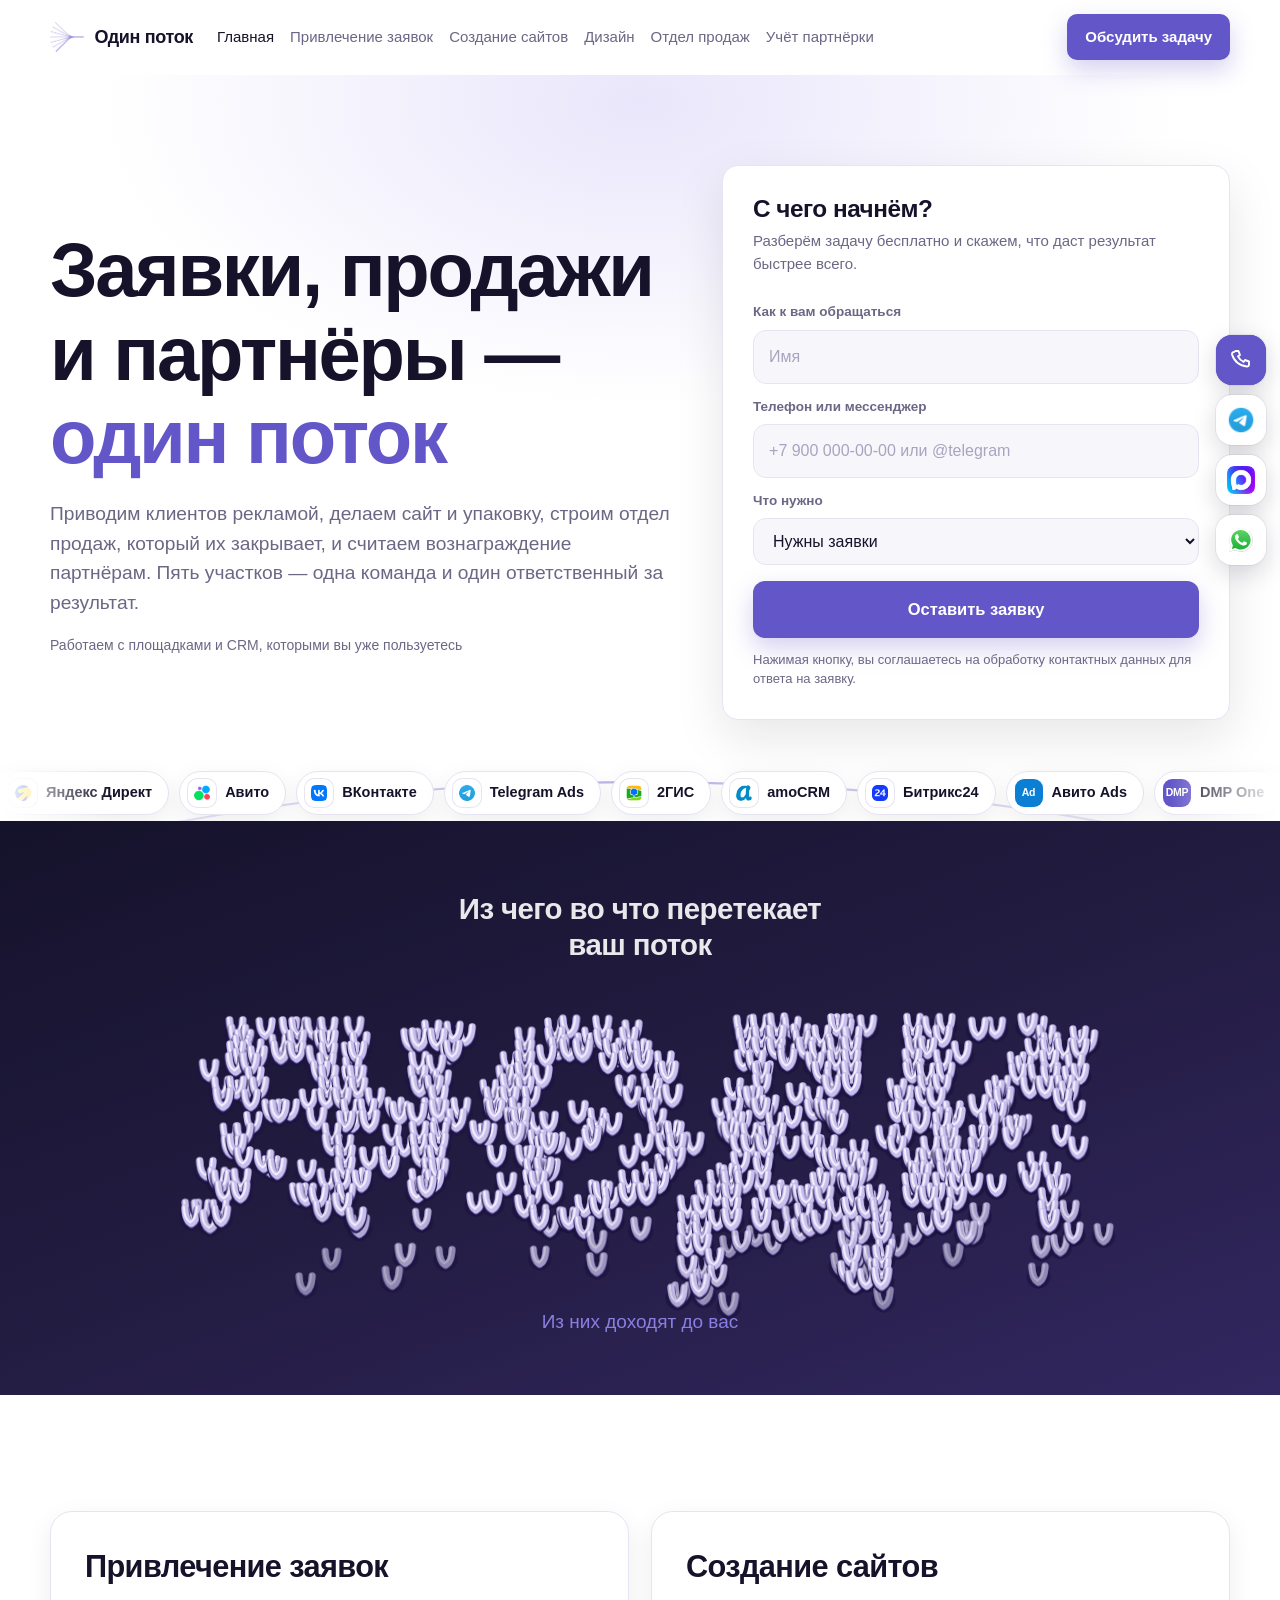
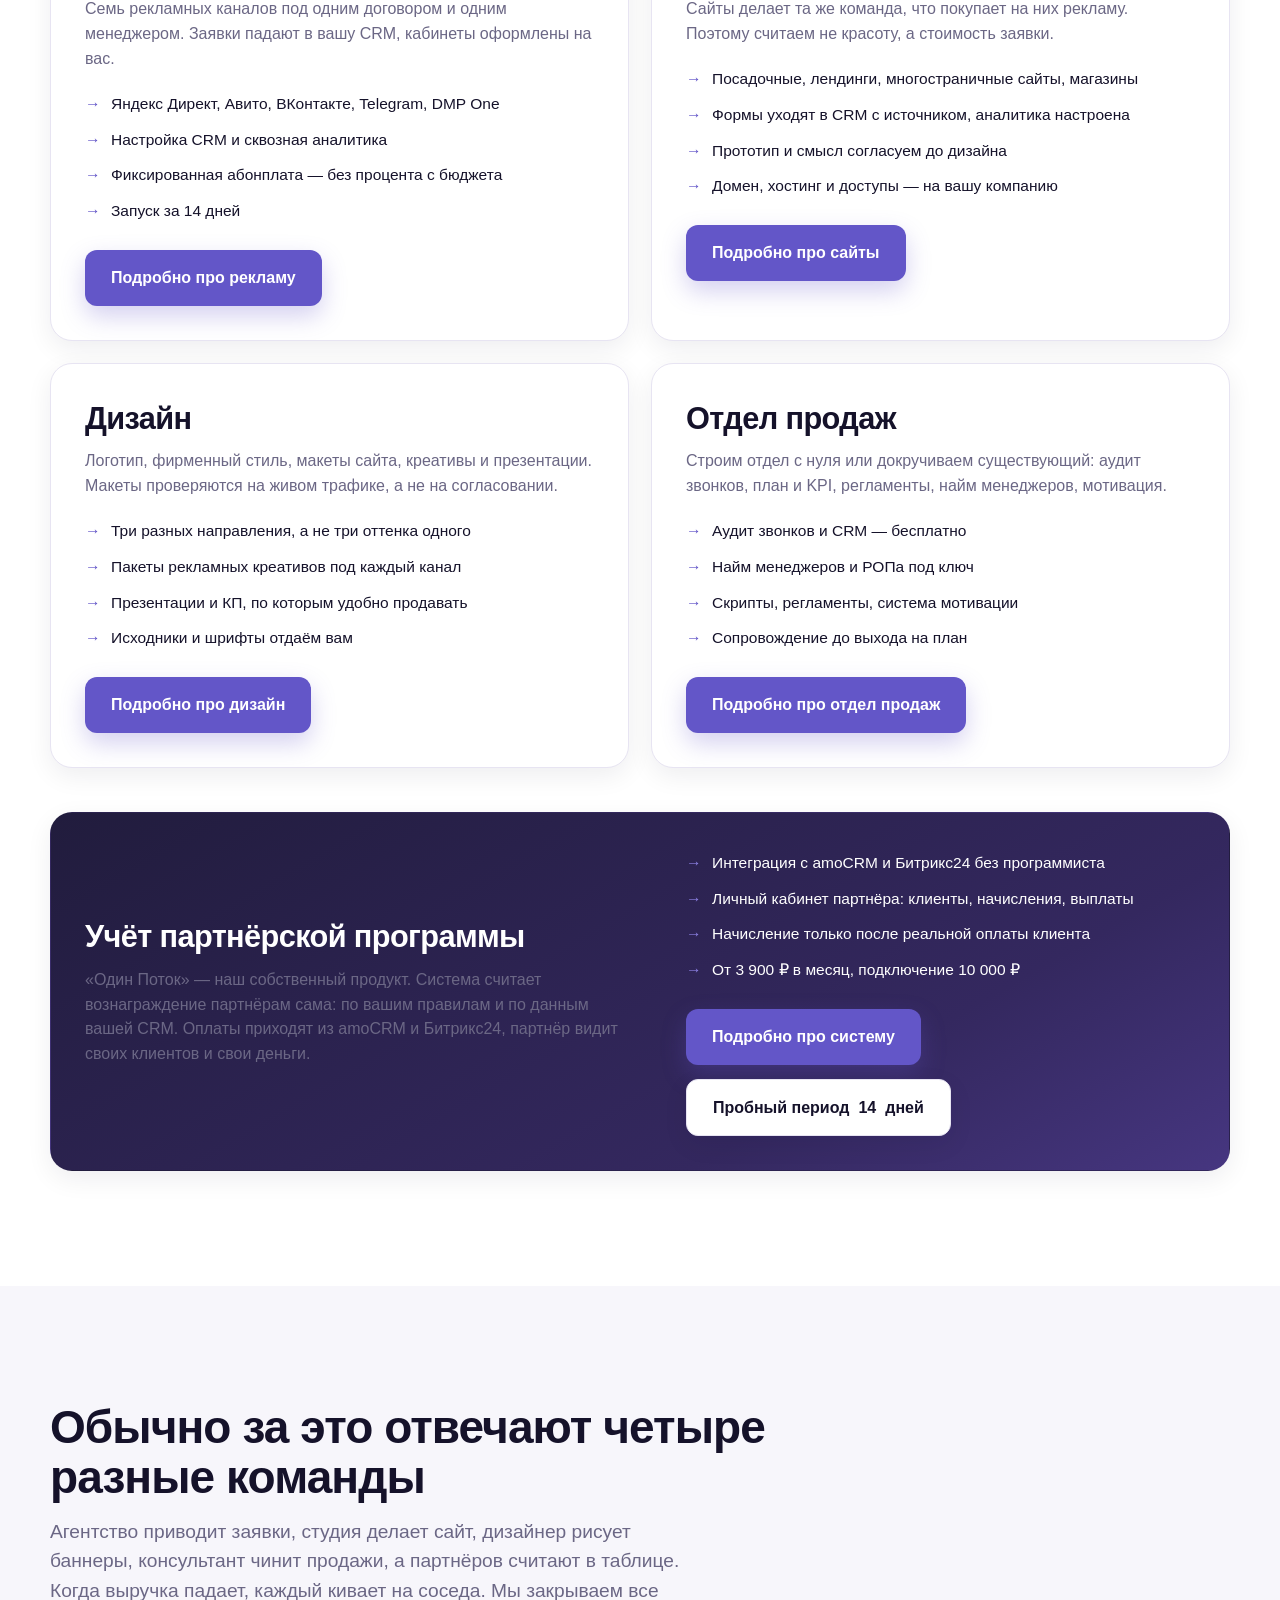
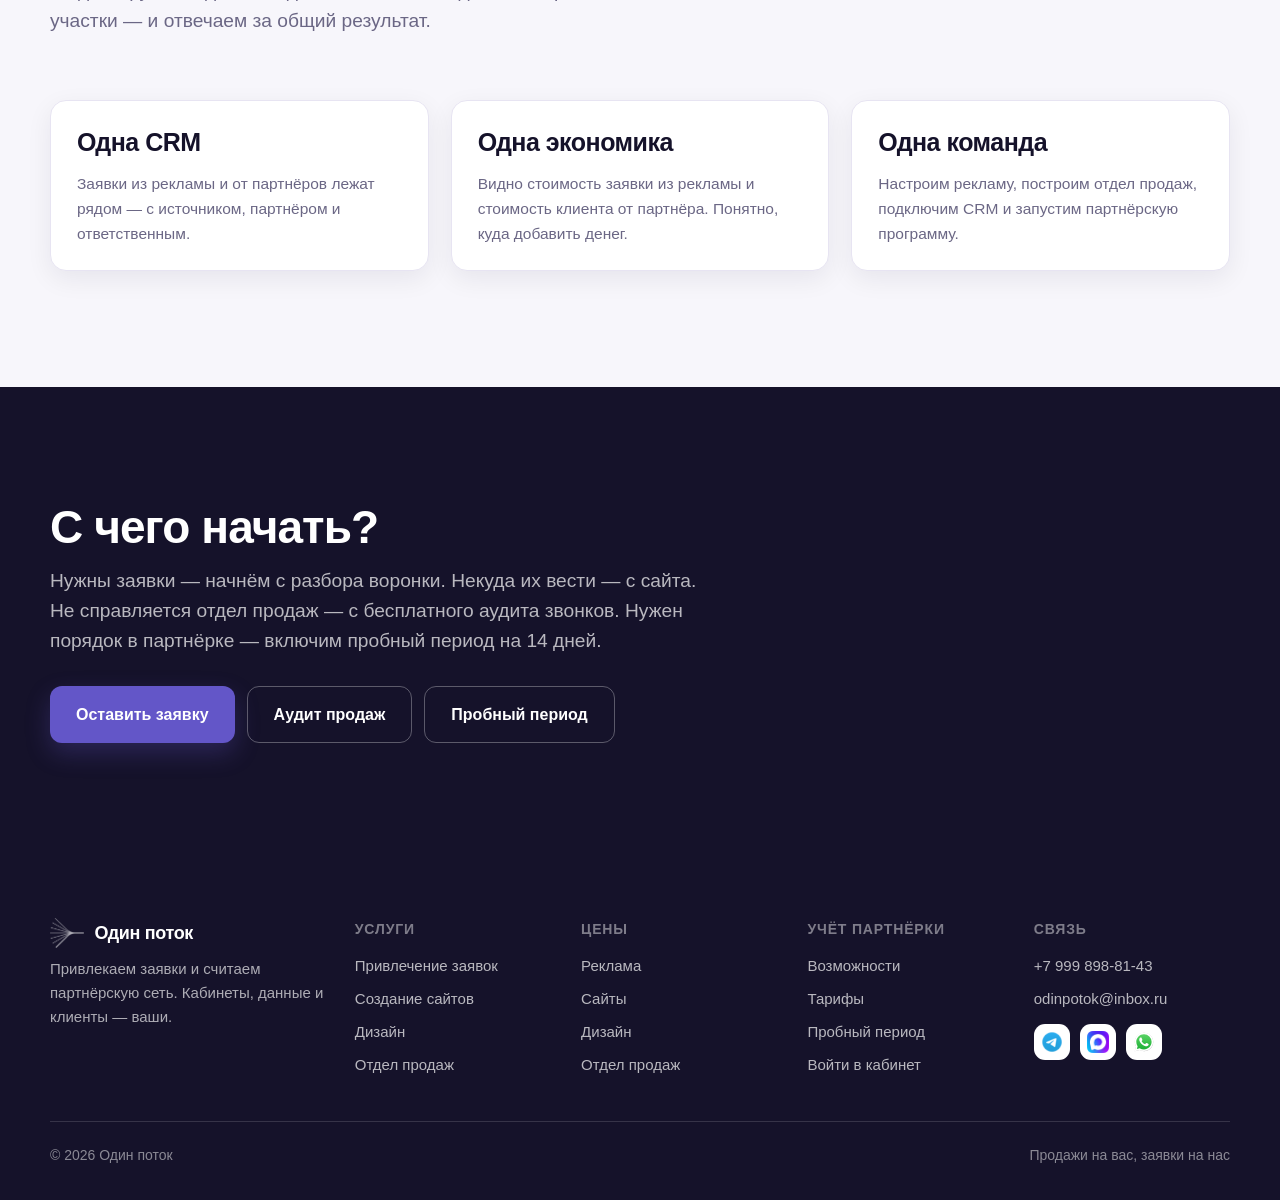
<file: index.html>
<!doctype html>
<html lang="ru">
<head>
<meta charset="utf-8" />
<meta name="viewport" content="width=device-width, initial-scale=1" />
<title>Один поток — привлечение заявок и учёт партнёрской программы</title>
<meta name="description" content="Два направления: агентство привлечения заявок (Яндекс Директ, Авито, ВКонтакте, Telegram, DMP One) и «Один Поток» — система учёта партнёрских программ с интеграцией amoCRM и Битрикс24." />
<link rel="icon" href="assets/logo-mark.png" />
<link rel="stylesheet" href="styles.css" />
</head>
<body data-page="home">

<header class="head" id="head"></header>

<main>
<section class="hero" id="start">
  <div class="wrap hero__in hero__in--split">
    <div>
      <h1 class="rise">Заявки, продажи и партнёры —<br /><span>один поток</span></h1>
      <p class="lead rise">Приводим клиентов рекламой, делаем сайт и упаковку, строим отдел продаж, который их закрывает,
        и считаем вознаграждение партнёрам. Пять участков — одна команда и один ответственный за результат.</p>
      <p class="hero__note rise">Работаем с площадками и CRM, которыми вы уже пользуетесь</p>
    </div>
    <div data-hero-form="Заявка с главной"
         data-title="С чего начнём?"
         data-sub="Разберём задачу бесплатно и скажем, что даст результат быстрее всего."
         data-pick="Нужны заявки|Нужен сайт|Нужен дизайн|Нужен отдел продаж|Учёт партнёрской программы|Пока просто посоветоваться"></div>
  </div>

  <div class="marquee" aria-hidden="true">
    <svg class="arc" viewBox="0 0 1200 160" preserveAspectRatio="none">
      <path d="M0 140 C 300 10, 900 10, 1200 140" fill="none" stroke="url(#g)" stroke-width="2" stroke-linecap="round" />
      <defs><linearGradient id="g" x1="0" x2="1"><stop offset="0" stop-color="#6356c8" stop-opacity="0"/><stop offset=".5" stop-color="#6356c8" stop-opacity=".45"/><stop offset="1" stop-color="#6356c8" stop-opacity="0"/></linearGradient></defs>
    </svg>
    <div class="marquee__row"></div>
    <div class="marquee__row"></div>
  </div>
</section>

<!-- ПОЛОСА «ПОТОК» -->
<section class="flowband">
  <div class="wrap">
    <canvas class="stream stream--band" data-flow="ЛЮДИ|ЗАЯВКИ|КЛИЕНТЫ|₽" data-caps="Видят вашу рекламу|Из них доходят до вас|Из них покупают|Ради этого всё и затевалось" aria-hidden="true"></canvas>
    <h2 class="flowband__h rise">Из чего во что перетекает ваш поток</h2>
    <div class="flowband__stage"></div>
    <p class="flowband__cap" data-flow-cap>&nbsp;</p>
  </div>
</section>

<!-- НАПРАВЛЕНИЯ -->
<section class="section">
  <div class="wrap">
    <div class="ways ways--2">
      <article class="way rise">
        <h2>Привлечение заявок</h2>
        <p class="lead mt-s">Семь рекламных каналов под одним договором и одним менеджером. Заявки падают в вашу CRM, кабинеты оформлены на вас.</p>
        <ul>
          <li>Яндекс Директ, Авито, ВКонтакте, Telegram, DMP One</li>
          <li>Настройка CRM и сквозная аналитика</li>
          <li>Фиксированная абонплата — без процента с бюджета</li>
          <li>Запуск за 14 дней</li>
        </ul>
        <a class="btn" href="agency.html">Подробно про рекламу</a>
      </article>

      <article class="way rise">
        <h2>Создание сайтов</h2>
        <p class="lead mt-s">Сайты делает та же команда, что покупает на них рекламу. Поэтому считаем не красоту, а стоимость заявки.</p>
        <ul>
          <li>Посадочные, лендинги, многостраничные сайты, магазины</li>
          <li>Формы уходят в CRM с источником, аналитика настроена</li>
          <li>Прототип и смысл согласуем до дизайна</li>
          <li>Домен, хостинг и доступы — на вашу компанию</li>
        </ul>
        <a class="btn" href="web.html">Подробно про сайты</a>
      </article>

      <article class="way rise">
        <h2>Дизайн</h2>
        <p class="lead mt-s">Логотип, фирменный стиль, макеты сайта, креативы и презентации. Макеты проверяются на живом трафике, а не на согласовании.</p>
        <ul>
          <li>Три разных направления, а не три оттенка одного</li>
          <li>Пакеты рекламных креативов под каждый канал</li>
          <li>Презентации и КП, по которым удобно продавать</li>
          <li>Исходники и шрифты отдаём вам</li>
        </ul>
        <a class="btn" href="design.html">Подробно про дизайн</a>
      </article>

      <article class="way rise">
        <h2>Отдел продаж</h2>
        <p class="lead mt-s">Строим отдел с нуля или докручиваем существующий: аудит звонков, план и KPI, регламенты, найм менеджеров, мотивация.</p>
        <ul>
          <li>Аудит звонков и CRM — бесплатно</li>
          <li>Найм менеджеров и РОПа под ключ</li>
          <li>Скрипты, регламенты, система мотивации</li>
          <li>Сопровождение до выхода на план</li>
        </ul>
        <a class="btn" href="sales.html">Подробно про отдел продаж</a>
      </article>
    </div>

    <article class="way way--dark way--wide rise mt-l">
      <div>
        <h2>Учёт партнёрской программы</h2>
        <p class="lead mt-s">«Один Поток» — наш собственный продукт. Система считает вознаграждение партнёрам сама:
          по вашим правилам и по данным вашей CRM. Оплаты приходят из amoCRM и Битрикс24, партнёр видит своих клиентов и свои деньги.</p>
      </div>
      <div>
        <ul>
          <li>Интеграция с amoCRM и Битрикс24 без программиста</li>
          <li>Личный кабинет партнёра: клиенты, начисления, выплаты</li>
          <li>Начисление только после реальной оплаты клиента</li>
          <li>От 3 900 ₽ в месяц, подключение 10 000 ₽</li>
        </ul>
        <div class="hero__cta" style="justify-content:flex-start;margin-top:0">
          <a class="btn" href="platform.html">Подробно про систему</a>
          <a class="btn btn--ghost" href="platform.html#trial">Пробный период <span data-trial-days>14</span> дней</a>
        </div>
      </div>
    </article>
  </div>
</section>

<!-- ПОЧЕМУ ВМЕСТЕ -->
<section class="section section--paper">
  <div class="wrap">
    <div class="rise" style="max-width:840px">
      <h2>Обычно за это отвечают четыре разные команды</h2>
      <p class="lead mt-s">Агентство приводит заявки, студия делает сайт, дизайнер рисует баннеры, консультант чинит продажи,
        а партнёров считают в таблице. Когда выручка падает, каждый кивает на соседа. Мы закрываем все участки —
        и отвечаем за общий результат.</p>
    </div>
    <div class="grid g3 mt-xl">
      <div class="card rise"><h3>Одна CRM</h3><p class="mt-s">Заявки из рекламы и от партнёров лежат рядом — с источником, партнёром и ответственным.</p></div>
      <div class="card rise"><h3>Одна экономика</h3><p class="mt-s">Видно стоимость заявки из рекламы и стоимость клиента от партнёра. Понятно, куда добавить денег.</p></div>
      <div class="card rise"><h3>Одна команда</h3><p class="mt-s">Настроим рекламу, построим отдел продаж, подключим CRM и запустим партнёрскую программу.</p></div>
    </div>
  </div>
</section>

<!-- ПОЛОСА CTA -->
<section class="section section--ink">
  <div class="wrap band">
    <div class="rise">
      <h2>С чего начать?</h2>
      <p class="lead mt-s">Нужны заявки — начнём с разбора воронки. Некуда их вести — с сайта. Не справляется отдел продаж —
        с бесплатного аудита звонков. Нужен порядок в партнёрке — включим пробный период на <span data-trial-days>14</span> дней.</p>
    </div>
    <div class="band__cta rise">
      <a class="btn" href="#start">Оставить заявку</a>
      <a class="btn btn--ghost" href="sales.html#audit">Аудит продаж</a>
      <a class="btn btn--ghost" href="platform.html#trial">Пробный период</a>
    </div>
  </div>
</section>
</main>

<footer class="foot" id="foot"></footer>
<script src="app.js"></script>
<script src="stream.js"></script>
<script src="widgets.js"></script>
</body>
</html>
</file>
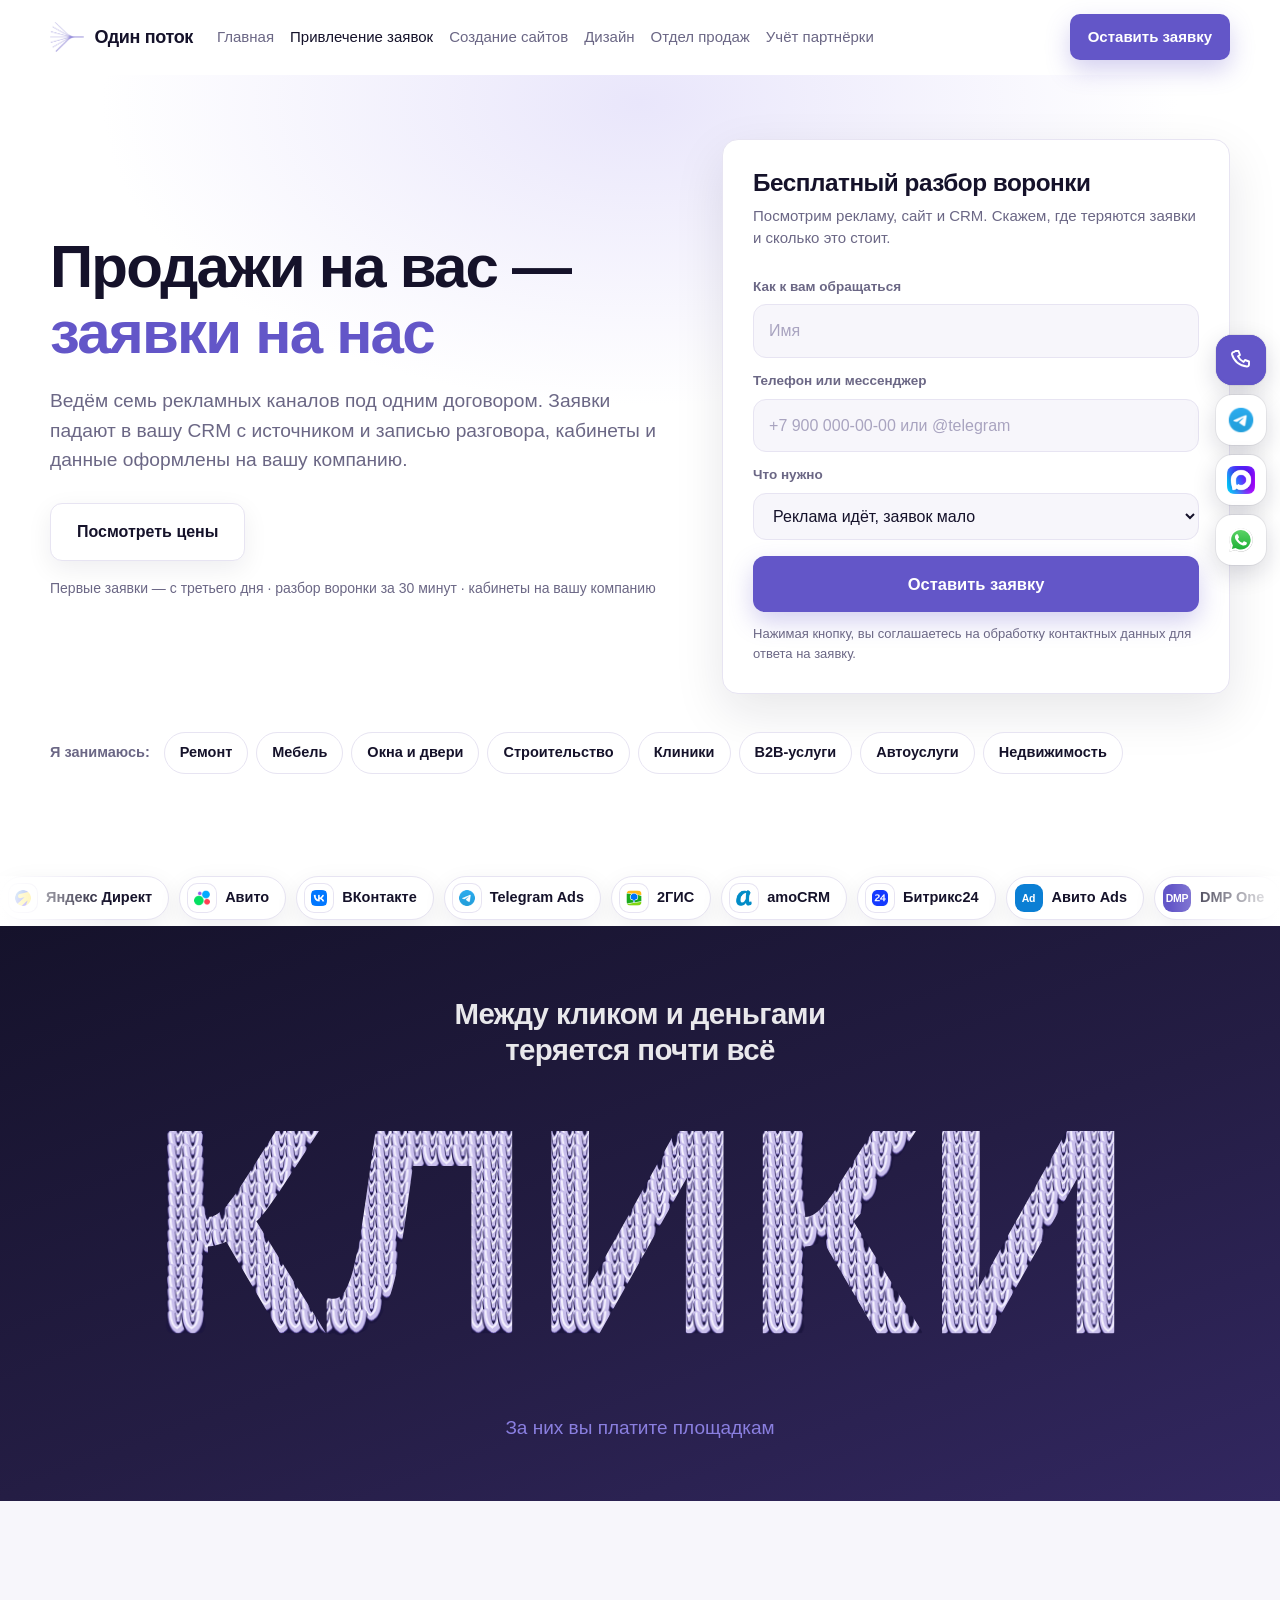
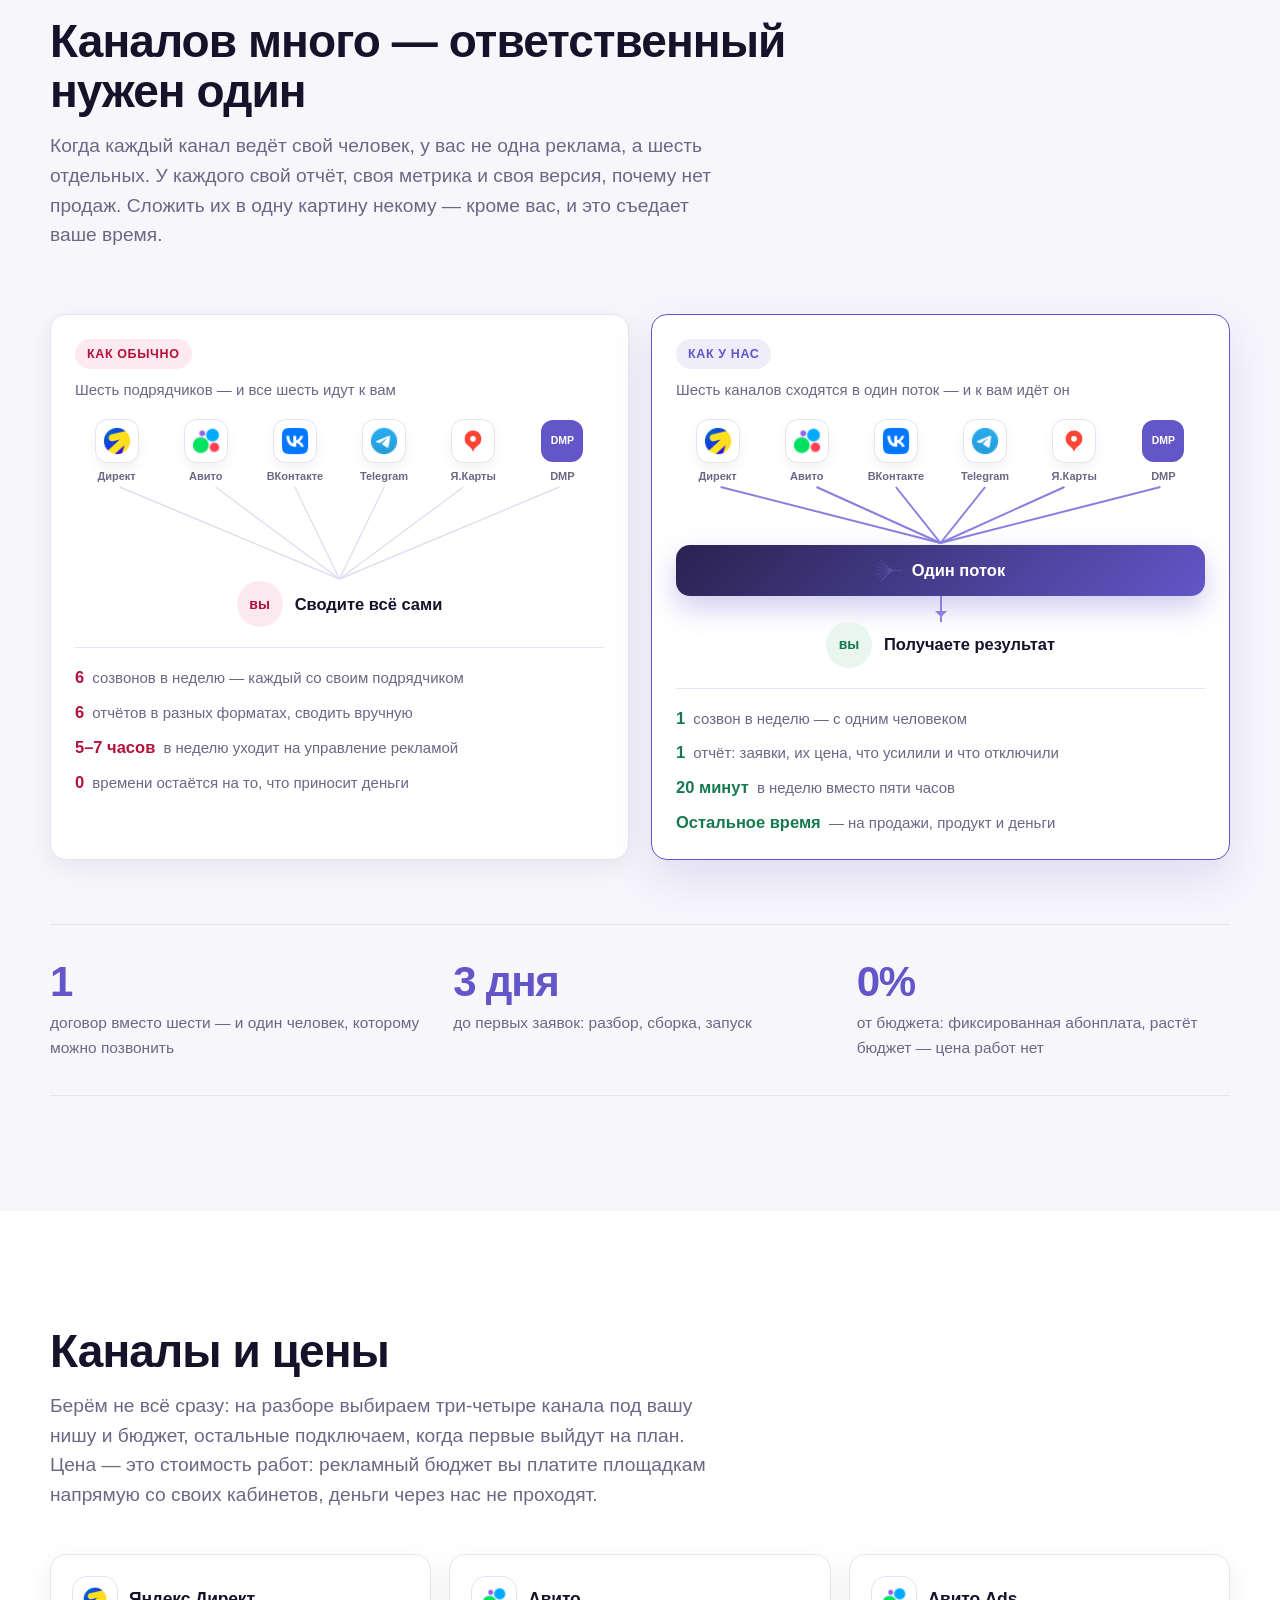
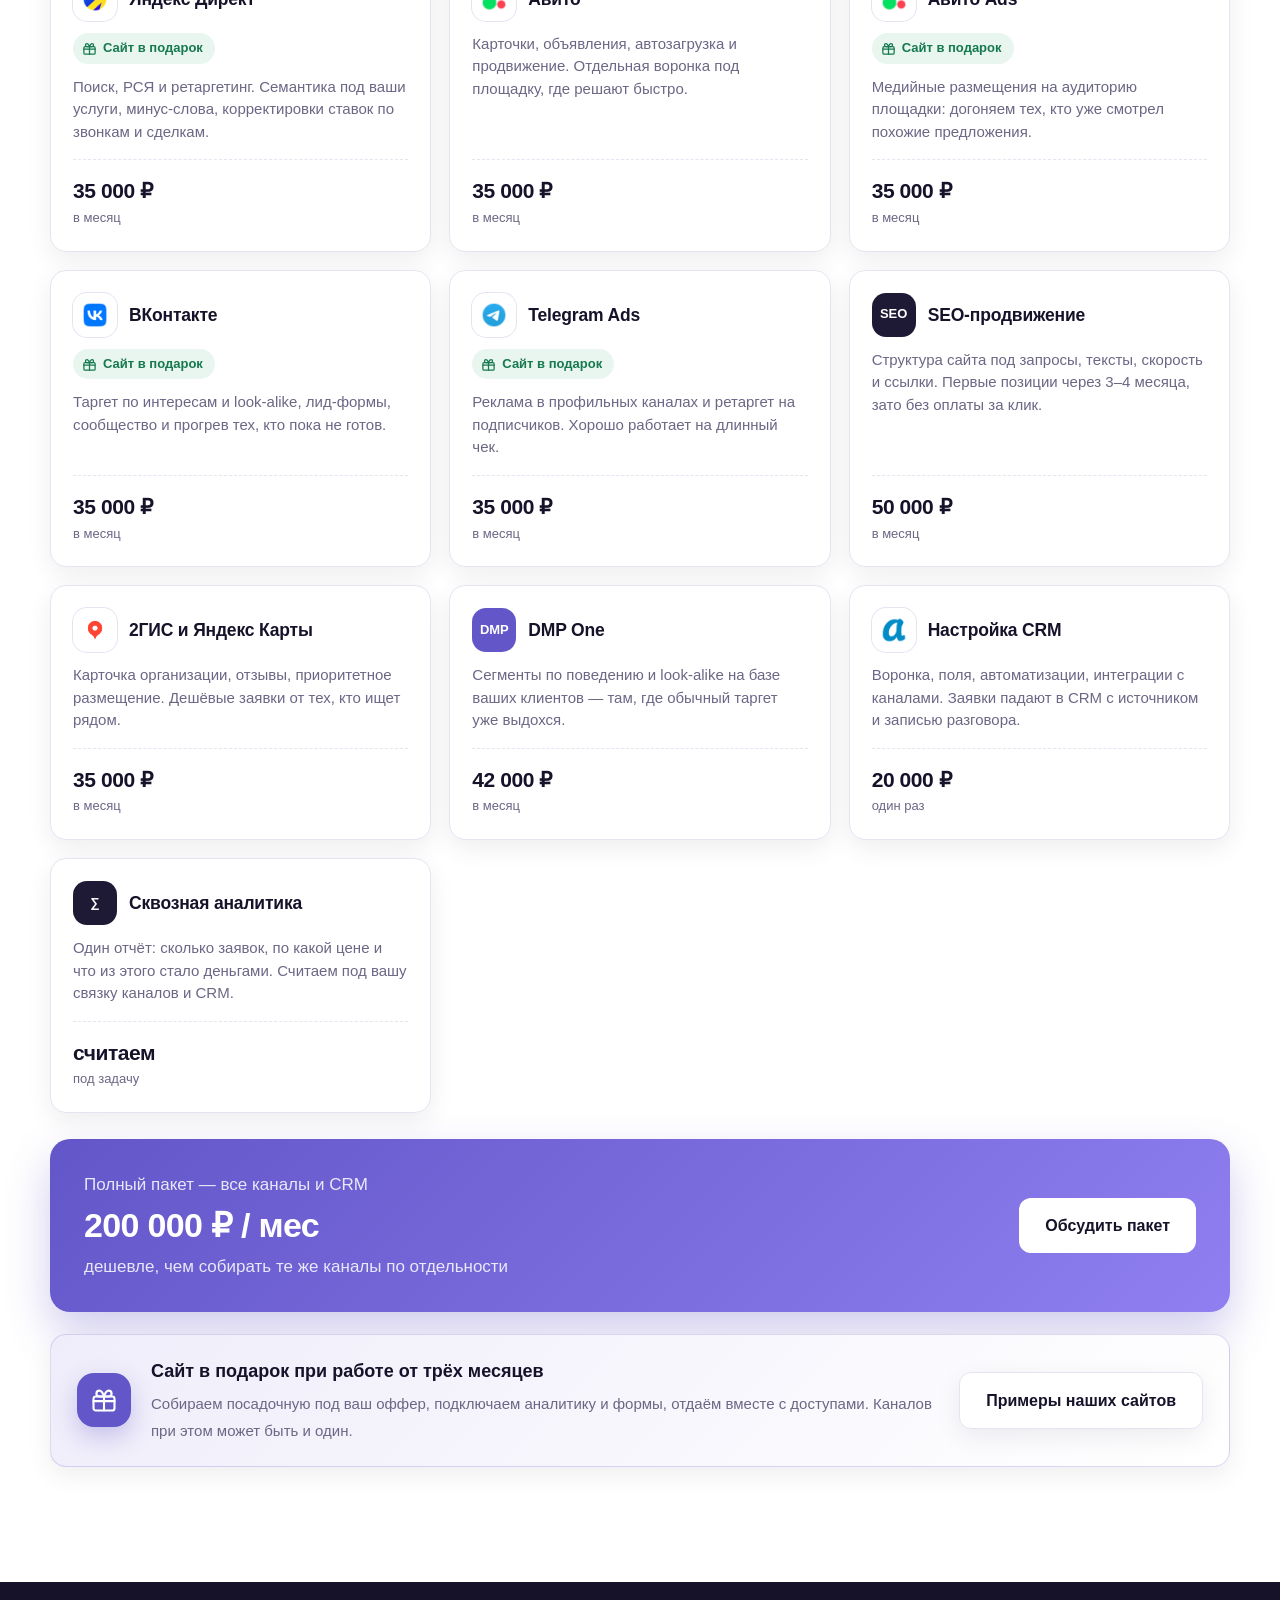
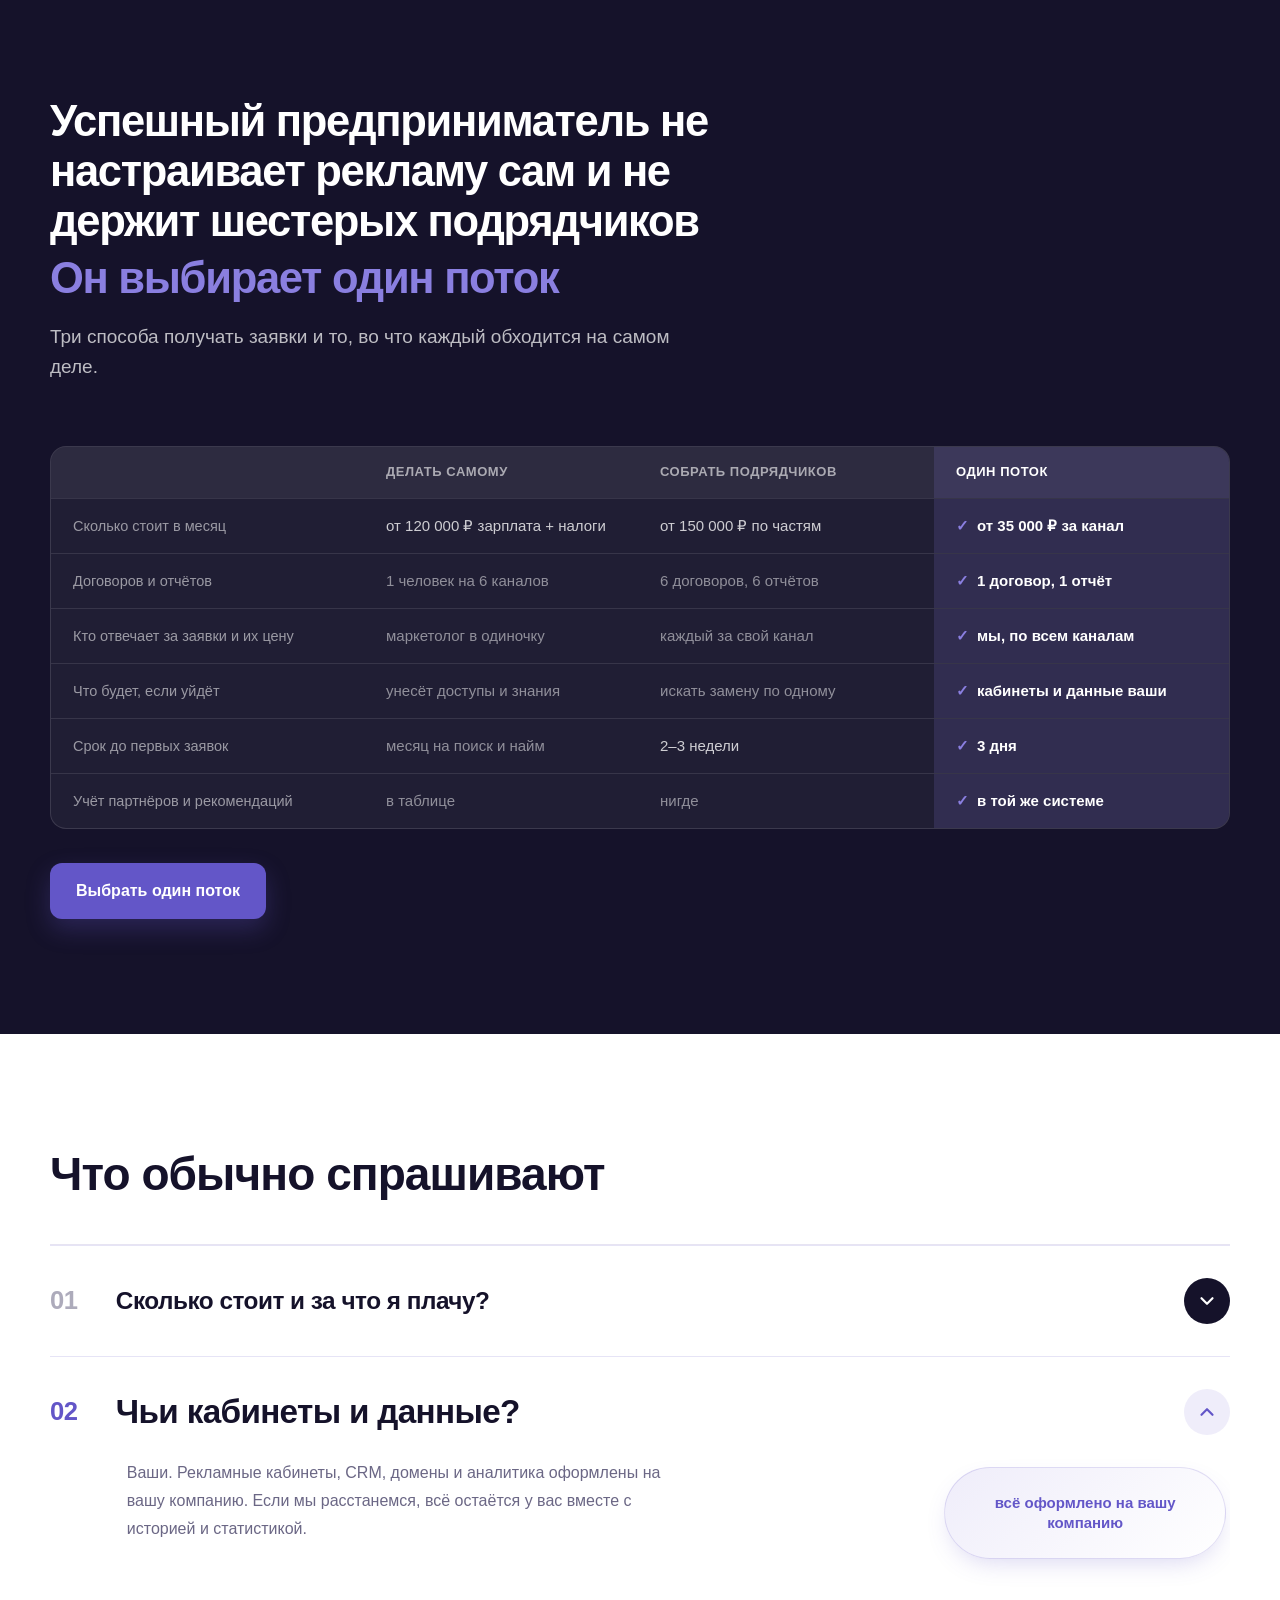
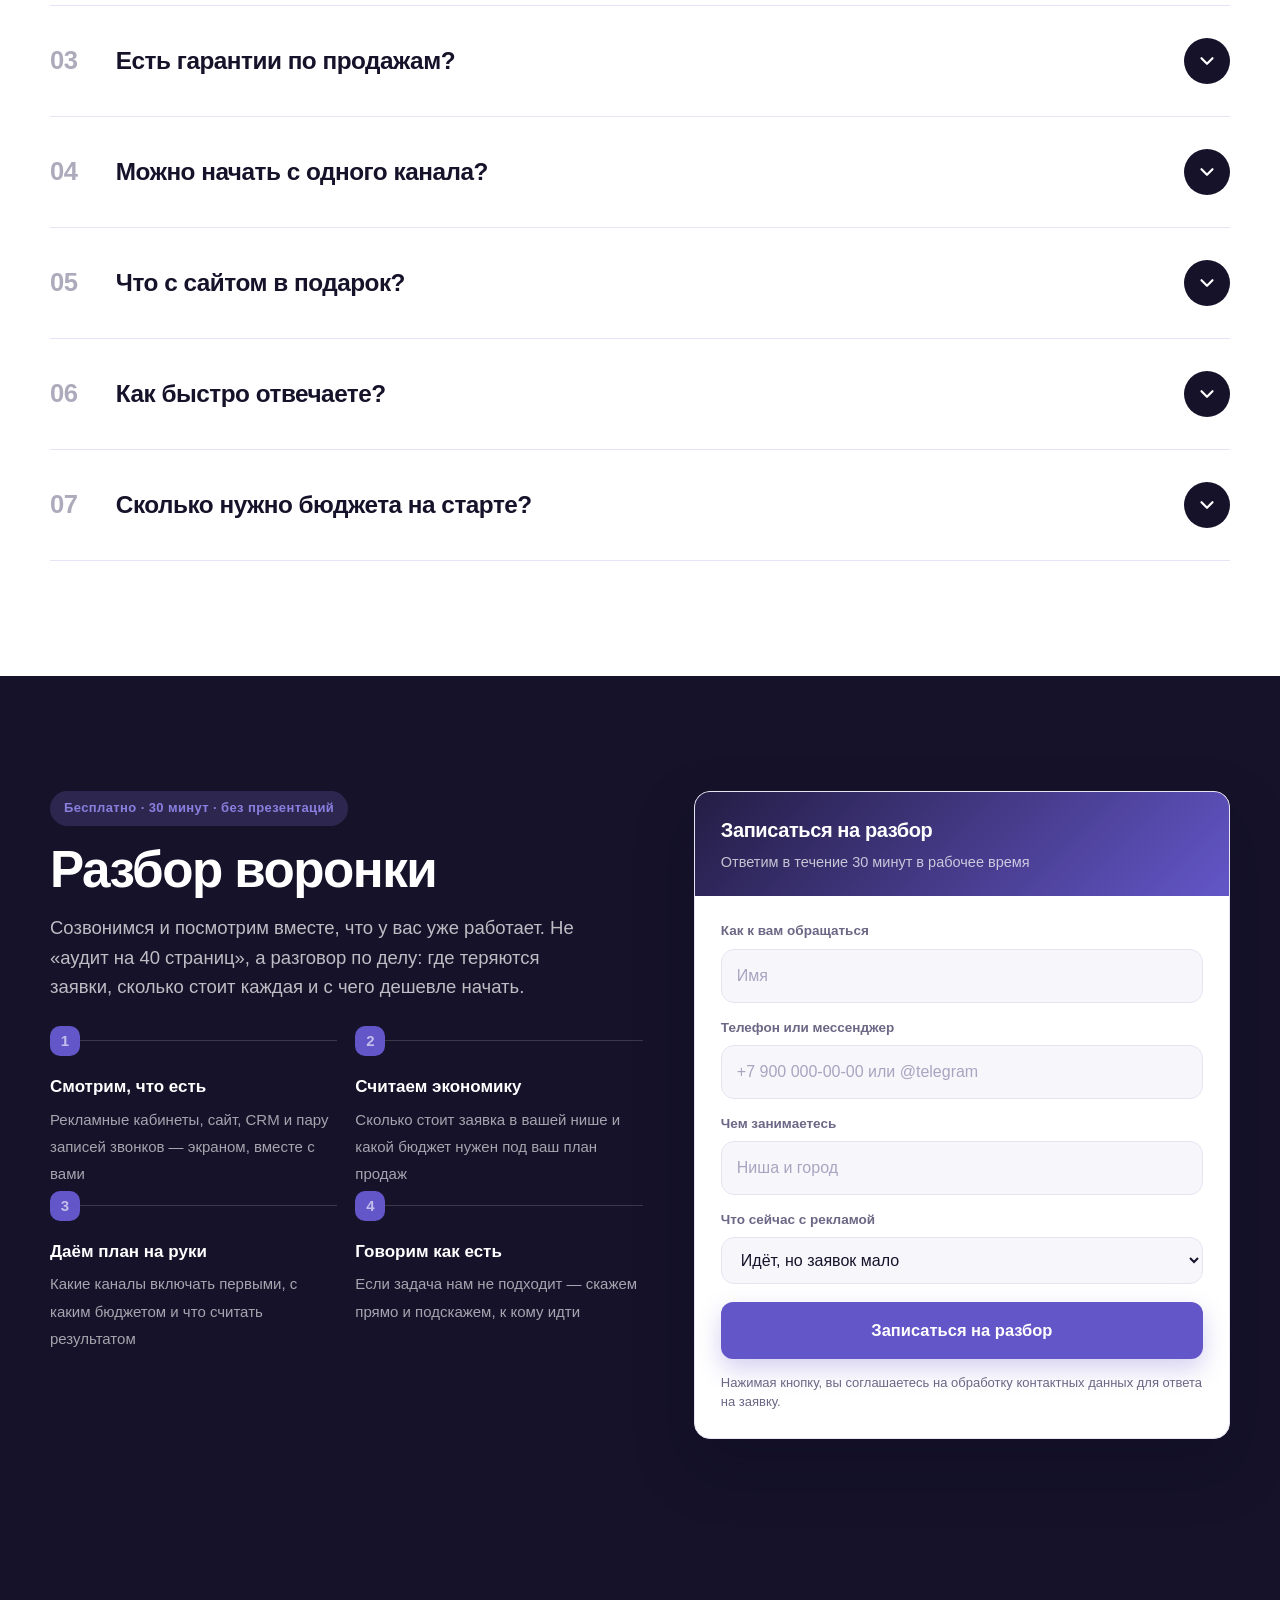
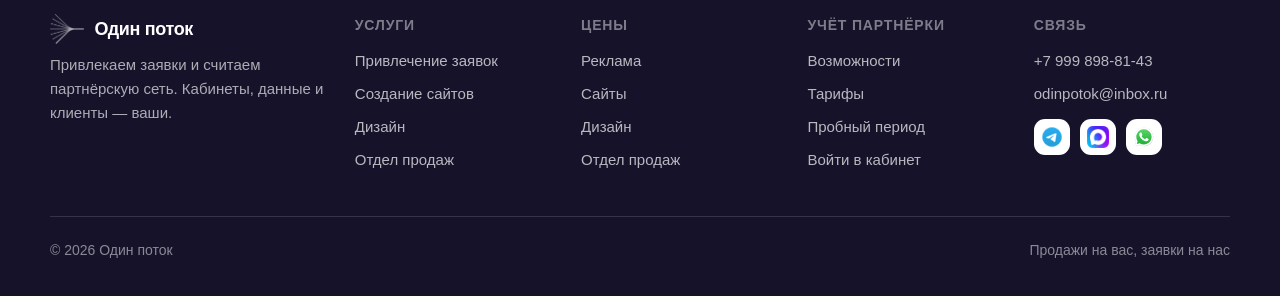
<file: agency.html>
<!doctype html>
<html lang="ru">
<head>
<meta charset="utf-8" />
<meta name="viewport" content="width=device-width, initial-scale=1" />
<title>Привлечение заявок — агентство «Один поток»</title>
<meta name="description" content="Яндекс Директ, Авито, ВКонтакте, Telegram Ads, 2ГИС, DMP One и настройка CRM под одним договором. Фиксированная абонплата, первые заявки с третьего дня, кабинеты на вашу компанию." />
<link rel="icon" href="assets/logo-mark.png" />
<link rel="stylesheet" href="styles.css" />
</head>
<body data-page="agency">

<header class="head" id="head"></header>

<main>
<!-- ПЕРВЫЙ ЭКРАН -->
<section class="hero hero--page" id="start">
  <div class="wrap hero__in hero__in--split">
    <div>
      <h1 class="rise">Продажи на вас —<br /><span>заявки на нас</span></h1>
      <p class="lead rise">Ведём семь рекламных каналов под одним договором. Заявки падают в вашу CRM с источником и записью разговора,
        кабинеты и данные оформлены на вашу компанию.</p>
      <div class="hero__cta rise">
        <a class="btn btn--ghost" href="#prices">Посмотреть цены</a>
      </div>
      <p class="hero__note rise">Первые заявки — с третьего дня · разбор воронки за 30 минут · кабинеты на вашу компанию</p>
    </div>
    <div data-hero-form="Привлечение заявок"
         data-title="Бесплатный разбор воронки"
         data-sub="Посмотрим рекламу, сайт и CRM. Скажем, где теряются заявки и сколько это стоит."
         data-pick="Реклама идёт, заявок мало|Рекламы пока нет|Меняем подрядчика|Нужна сквозная аналитика|Пока просто посоветоваться"></div>
  </div>

  <div class="wrap nst rise">
    <span class="nst__t">Я занимаюсь:</span>
    <div class="nst__row"><a class="nst__i" href="n-remont.html">Ремонт</a><a class="nst__i" href="n-mebel.html">Мебель</a><a class="nst__i" href="n-okna.html">Окна и двери</a><a class="nst__i" href="n-stroika.html">Строительство</a><a class="nst__i" href="n-medicina.html">Клиники</a><a class="nst__i" href="n-b2b.html">B2B-услуги</a><a class="nst__i" href="n-avto.html">Автоуслуги</a><a class="nst__i" href="n-nedvizhimost.html">Недвижимость</a></div>
  </div>
  <div class="marquee" aria-hidden="true">
    <div class="marquee__row"></div>
    <div class="marquee__row"></div>
  </div>
</section>

<!-- ПОЛОСА «ПОТОК» -->
<section class="flowband">
  <div class="wrap">
    <canvas class="stream stream--band" data-flow="КЛИКИ|ЗАЯВКИ|ПРОДАЖИ|₽" data-caps="За них вы платите площадкам|До вас доходит часть|Из них закрывается часть|Ради этого всё и затевалось" aria-hidden="true"></canvas>
    <h2 class="flowband__h rise">Между кликом и деньгами теряется почти всё</h2>
    <div class="flowband__stage"></div>
    <p class="flowband__cap" data-flow-cap>&nbsp;</p>
  </div>
</section>

<!-- ПРОБЛЕМА -->
<section class="section section--paper">
  <div class="wrap">
    <div class="rise" style="max-width:860px">
      <h2>Каналов много — ответственный нужен один</h2>
      <p class="lead mt-s">Когда каждый канал ведёт свой человек, у вас не одна реклама, а шесть отдельных.
        У каждого свой отчёт, своя метрика и своя версия, почему нет продаж. Сложить их в одну картину некому —
        кроме вас, и это съедает ваше время.</p>
    </div>

    <div class="vs mt-xl">
      <div class="vs__col rise">
        <span class="vs__tag vs__tag--bad">Как обычно</span>
        <p class="vs__sub">Шесть подрядчиков — и все шесть идут к вам</p>
        <div class="dg">
          <div class="dg__row"><span class="dg__chip"><img src="assets/logos/yandex.png" alt="" loading="lazy" /><i>Директ</i></span><span class="dg__chip"><img src="assets/logos/avito.png" alt="" loading="lazy" /><i>Авито</i></span><span class="dg__chip"><img src="assets/logos/vk.png" alt="" loading="lazy" /><i>ВКонтакте</i></span><span class="dg__chip"><img src="assets/logos/telegram.png" alt="" loading="lazy" /><i>Telegram</i></span><span class="dg__chip"><img src="assets/logos/yandex-maps.png" alt="" loading="lazy" /><i>Я.Карты</i></span><span class="dg__chip"><b>DMP</b><i>DMP</i></span></div>
          <div class="dg__web" aria-hidden="true">
            <svg viewBox="0 0 320 96" preserveAspectRatio="none">
              <path d="M27 2 L160 94" /><path d="M85 2 L160 94" /><path d="M133 2 L160 94" />
              <path d="M187 2 L160 94" /><path d="M235 2 L160 94" /><path d="M293 2 L160 94" />
            </svg>
          </div>
          <div class="dg__down" aria-hidden="true"></div>
          <div class="dg__you dg__you--bad"><span class="dg__ava">вы</span>
            <b>Сводите всё сами</b></div>
          <ul class="dg__time">
            <li><b>6</b> созвонов в неделю — каждый со своим подрядчиком</li>
            <li><b>6</b> отчётов в разных форматах, сводить вручную</li>
            <li><b>5–7 часов</b> в неделю уходит на управление рекламой</li>
            <li><b>0</b> времени остаётся на то, что приносит деньги</li>
          </ul>
        </div>
      </div>

      <div class="vs__col vs__col--good rise">
        <span class="vs__tag vs__tag--good">Как у нас</span>
        <p class="vs__sub">Шесть каналов сходятся в один поток — и к вам идёт он</p>
        <div class="dg">
          <div class="dg__row"><span class="dg__chip"><img src="assets/logos/yandex.png" alt="" loading="lazy" /><i>Директ</i></span><span class="dg__chip"><img src="assets/logos/avito.png" alt="" loading="lazy" /><i>Авито</i></span><span class="dg__chip"><img src="assets/logos/vk.png" alt="" loading="lazy" /><i>ВКонтакте</i></span><span class="dg__chip"><img src="assets/logos/telegram.png" alt="" loading="lazy" /><i>Telegram</i></span><span class="dg__chip"><img src="assets/logos/yandex-maps.png" alt="" loading="lazy" /><i>Я.Карты</i></span><span class="dg__chip"><b>DMP</b><i>DMP</i></span></div>
          <div class="dg__web dg__web--good" aria-hidden="true">
            <svg viewBox="0 0 320 60" preserveAspectRatio="none">
              <path d="M27 2 L160 58" /><path d="M85 2 L160 58" /><path d="M133 2 L160 58" />
              <path d="M187 2 L160 58" /><path d="M235 2 L160 58" /><path d="M293 2 L160 58" />
            </svg>
          </div>
          <div class="dg__hub">
            <img src="assets/logo-mark.png" alt="" loading="lazy" /><b>Один поток</b>
          </div>
          <div class="dg__arrow2" aria-hidden="true"></div>
          <div class="dg__you dg__you--good"><span class="dg__ava">вы</span>
            <b>Получаете результат</b></div>
          <ul class="dg__time dg__time--good">
            <li><b>1</b> созвон в неделю — с одним человеком</li>
            <li><b>1</b> отчёт: заявки, их цена, что усилили и что отключили</li>
            <li><b>20 минут</b> в неделю вместо пяти часов</li>
            <li><b>Остальное время</b> — на продажи, продукт и деньги</li>
          </ul>
        </div>
      </div>
    </div>

    <div class="stats mt-xl rise">
      <div><b>1</b><span>договор вместо шести — и один человек, которому можно позвонить</span></div>
      <div><b>3 дня</b><span>до первых заявок: разбор, сборка, запуск</span></div>
      <div><b>0%</b><span>от бюджета: фиксированная абонплата, растёт бюджет — цена работ нет</span></div>
    </div>
  </div>
</section>

<!-- КАНАЛЫ И ЦЕНЫ -->
<section class="section" id="prices">
  <div class="wrap">
    <div class="rise">
      <h2>Каналы и цены</h2>
      <p class="lead mt-s">Берём не всё сразу: на разборе выбираем три-четыре канала под вашу нишу и бюджет,
        остальные подключаем, когда первые выйдут на план. Цена — это стоимость работ: рекламный бюджет вы платите
        площадкам напрямую со своих кабинетов, деньги через нас не проходят.</p>
    </div>
    <div class="chans mt-l" id="channels"></div>

    <div class="price-hero rise">
      <div>
        <span style="opacity:.85">Полный пакет — все каналы и CRM</span>
        <b>200 000 ₽ / мес</b>
        <span style="opacity:.85">дешевле, чем собирать те же каналы по отдельности</span>
      </div>
      <a class="btn" href="#start">Обсудить пакет</a>
    </div>

    <div class="gift rise">
      <span class="gift__ic" aria-hidden="true">
        <svg viewBox="0 0 24 24" width="28" height="28" fill="none" stroke="currentColor" stroke-width="1.8" stroke-linecap="round" stroke-linejoin="round">
          <rect x="3" y="9" width="18" height="12" rx="2" /><path d="M3 13h18M12 9v12" />
          <path d="M12 9S10.5 4 8 4a2.5 2.5 0 0 0 0 5h4zM12 9s1.5-5 4-5a2.5 2.5 0 0 1 0 5h-4z" />
        </svg>
      </span>
      <div class="gift__t">
        <b>Сайт в подарок при работе от трёх месяцев</b>
        <span>Собираем посадочную под ваш оффер, подключаем аналитику и формы, отдаём вместе с доступами.
          Каналов при этом может быть и один.</span>
      </div>
      <a class="btn btn--ghost" href="web.html#works">Примеры наших сайтов</a>
    </div>
  </div>
</section>

<!-- СРАВНЕНИЕ -->
<section class="section section--ink">
  <div class="wrap">
    <h2 class="slogan rise">Успешный предприниматель не настраивает рекламу сам
      и не держит шестерых подрядчиков<span class="slogan__hi">Он выбирает один поток</span></h2>
    <p class="slogan__p rise">Три способа получать заявки и то, во что каждый обходится на самом деле.</p>

    <div class="cmp mt-xl rise">
      <div class="cmp__head">
        <span></span>
        <span class="cmp__h">Делать самому</span>
        <span class="cmp__h">Собрать подрядчиков</span>
        <span class="cmp__h cmp__h--best">Один поток</span>
      </div>
      <div class="cmp__row"><span class="cmp__k">Сколько стоит в месяц</span>
        <span data-l="Самому">от 120 000 ₽ зарплата + налоги</span><span data-l="Подрядчики">от 150 000 ₽ по частям</span><span data-l="Один поток" class="cmp__best">от 35 000 ₽ за канал</span></div>
      <div class="cmp__row"><span class="cmp__k">Договоров и отчётов</span>
        <span data-l="Самому" class="cmp__no">1 человек на 6 каналов</span><span data-l="Подрядчики" class="cmp__no">6 договоров, 6 отчётов</span><span data-l="Один поток" class="cmp__best">1 договор, 1 отчёт</span></div>
      <div class="cmp__row"><span class="cmp__k">Кто отвечает за заявки и их цену</span>
        <span data-l="Самому" class="cmp__no">маркетолог в одиночку</span><span data-l="Подрядчики" class="cmp__no">каждый за свой канал</span><span data-l="Один поток" class="cmp__best">мы, по всем каналам</span></div>
      <div class="cmp__row"><span class="cmp__k">Что будет, если уйдёт</span>
        <span data-l="Самому" class="cmp__no">унесёт доступы и знания</span><span data-l="Подрядчики" class="cmp__no">искать замену по одному</span><span data-l="Один поток" class="cmp__best">кабинеты и данные ваши</span></div>
      <div class="cmp__row"><span class="cmp__k">Срок до первых заявок</span>
        <span data-l="Самому" class="cmp__no">месяц на поиск и найм</span><span data-l="Подрядчики">2–3 недели</span><span data-l="Один поток" class="cmp__best">3 дня</span></div>
      <div class="cmp__row"><span class="cmp__k">Учёт партнёров и рекомендаций</span>
        <span data-l="Самому" class="cmp__no">в таблице</span><span data-l="Подрядчики" class="cmp__no">нигде</span><span data-l="Один поток" class="cmp__best">в той же системе</span></div>
    </div>
    <div class="slogan__cta rise"><a class="btn" href="#start">Выбрать один поток</a></div>
  </div>
</section>

<!-- ВОПРОСЫ -->
<section class="section" id="faq">
  <div class="wrap">
    <div class="rise">
      <h2>Что обычно спрашивают</h2>
    </div>
    <div class="faq mt-l rise">
      <details data-pill="от 35 000 ₽ за канал, бюджет — напрямую площадкам"><summary>Сколько стоит и за что я плачу?</summary><p>Вы платите абонплату за работы — она фиксированная и не зависит от рекламного бюджета. Бюджет платите площадкам напрямую со своих кабинетов. Отдельные каналы — от 35 000 ₽/мес, полный пакет — 200 000 ₽/мес.</p></details>
      <details data-pill="всё оформлено на вашу компанию"><summary>Чьи кабинеты и данные?</summary><p>Ваши. Рекламные кабинеты, CRM, домены и аналитика оформлены на вашу компанию. Если мы расстанемся, всё остаётся у вас вместе с историей и статистикой.</p></details>
      <details data-pill="гарантируем прозрачность, а не количество сделок"><summary>Есть гарантии по продажам?</summary><p>Гарантий по количеству сделок не даём: продажи зависят и от вашего отдела продаж. Гарантируем прозрачность — еженедельный отчёт по каналам, стоимость заявки и записи разговоров.</p></details>
      <details data-pill="можно, но советуем минимум три"><summary>Можно начать с одного канала?</summary><p>Да. Но честно предупреждаем: один канал редко даёт устойчивый поток. Мы рекомендуем минимум три — так видно, где заявка дешевле, и нет зависимости от одной площадки.</p></details>
      <details data-pill="посадочная бесплатно при работе от трёх месяцев"><summary>Что с сайтом в подарок?</summary><p>Если работаем вместе от трёх месяцев, собираем посадочную страницу под ваш оффер, подключаем аналитику и формы и отдаём с доступами. Число каналов роли не играет — можно вести и один. Отдельно такая работа стоила бы как месяц ведения.</p></details>
      <details data-pill="в течение 30 минут в рабочее время"><summary>Как быстро отвечаете?</summary><p>В рабочее время — в течение 30 минут. Дальше держим связь в удобном вам мессенджере, без «личного кабинета подрядчика».</p></details>
      <details data-pill="от 100 000 ₽ в месяц на рекламу"><summary>Сколько нужно бюджета на старте?</summary><p>От 100 000 ₽ в месяц на рекламу: меньшая сумма размазывается по каналам и не даёт статистики для выводов. Точную цифру считаем на разборе под вашу нишу и средний чек.</p></details>
    </div>
  </div>
</section>

<!-- ЗАЯВКА -->
<section class="section section--ink" id="go">
  <div class="wrap audit">
    <div class="rise">
      <span class="audit__tag">Бесплатно · 30 минут · без презентаций</span>
      <h2 class="audit__h">Разбор воронки</h2>
      <p class="audit__lead">Созвонимся и посмотрим вместе, что у вас уже работает. Не «аудит на 40 страниц»,
        а разговор по делу: где теряются заявки, сколько стоит каждая и с чего дешевле начать.</p>

      <div class="audit__grid">
        <div class="audit__i">
          <span class="audit__n">1</span>
          <b>Смотрим, что есть</b>
          <span>Рекламные кабинеты, сайт, CRM и пару записей звонков — экраном, вместе с вами</span>
        </div>
        <div class="audit__i">
          <span class="audit__n">2</span>
          <b>Считаем экономику</b>
          <span>Сколько стоит заявка в вашей нише и какой бюджет нужен под ваш план продаж</span>
        </div>
        <div class="audit__i">
          <span class="audit__n">3</span>
          <b>Даём план на руки</b>
          <span>Какие каналы включать первыми, с каким бюджетом и что считать результатом</span>
        </div>
        <div class="audit__i">
          <span class="audit__n">4</span>
          <b>Говорим как есть</b>
          <span>Если задача нам не подходит — скажем прямо и подскажем, к кому идти</span>
        </div>
      </div>
    </div>

    <form class="formcard rise" data-lead="Разбор воронки" novalidate>
      <div class="formcard__top">
        <b>Записаться на разбор</b>
        <span>Ответим в течение 30 минут в рабочее время</span>
      </div>
      <div class="formcard__body">
        <div class="f"><label for="n">Как к вам обращаться</label><input id="n" name="name" placeholder="Имя" autocomplete="name" required /></div>
        <div class="f"><label for="c">Телефон или мессенджер</label><input id="c" name="contact" placeholder="+7 900 000-00-00 или @telegram" required /></div>
        <div class="f"><label for="b">Чем занимаетесь</label><input id="b" name="biz" placeholder="Ниша и город" /></div>
        <div class="f"><label for="t">Что сейчас с рекламой</label>
          <select id="t" name="topic">
            <option>Идёт, но заявок мало</option>
            <option>Заявки есть, но дорогие</option>
            <option>Рекламы пока нет</option>
            <option>Меняем подрядчика</option>
            <option>Пока просто посоветоваться</option>
          </select>
        </div>
        <button class="btn btn--wide" type="submit">Записаться на разбор</button>
        <div class="form__ok">Готово — открылся мессенджер с вашей заявкой. Если он не открылся, напишите нам напрямую: контакты в подвале.</div>
        <p class="form__note">Нажимая кнопку, вы соглашаетесь на обработку контактных данных для ответа на заявку.</p>
      </div>
    </form>
  </div>
</section>
</main>

<footer class="foot" id="foot"></footer>
<script src="app.js"></script>
<script src="stream.js"></script>
<script src="widgets.js"></script>
</body>
</html>
</file>
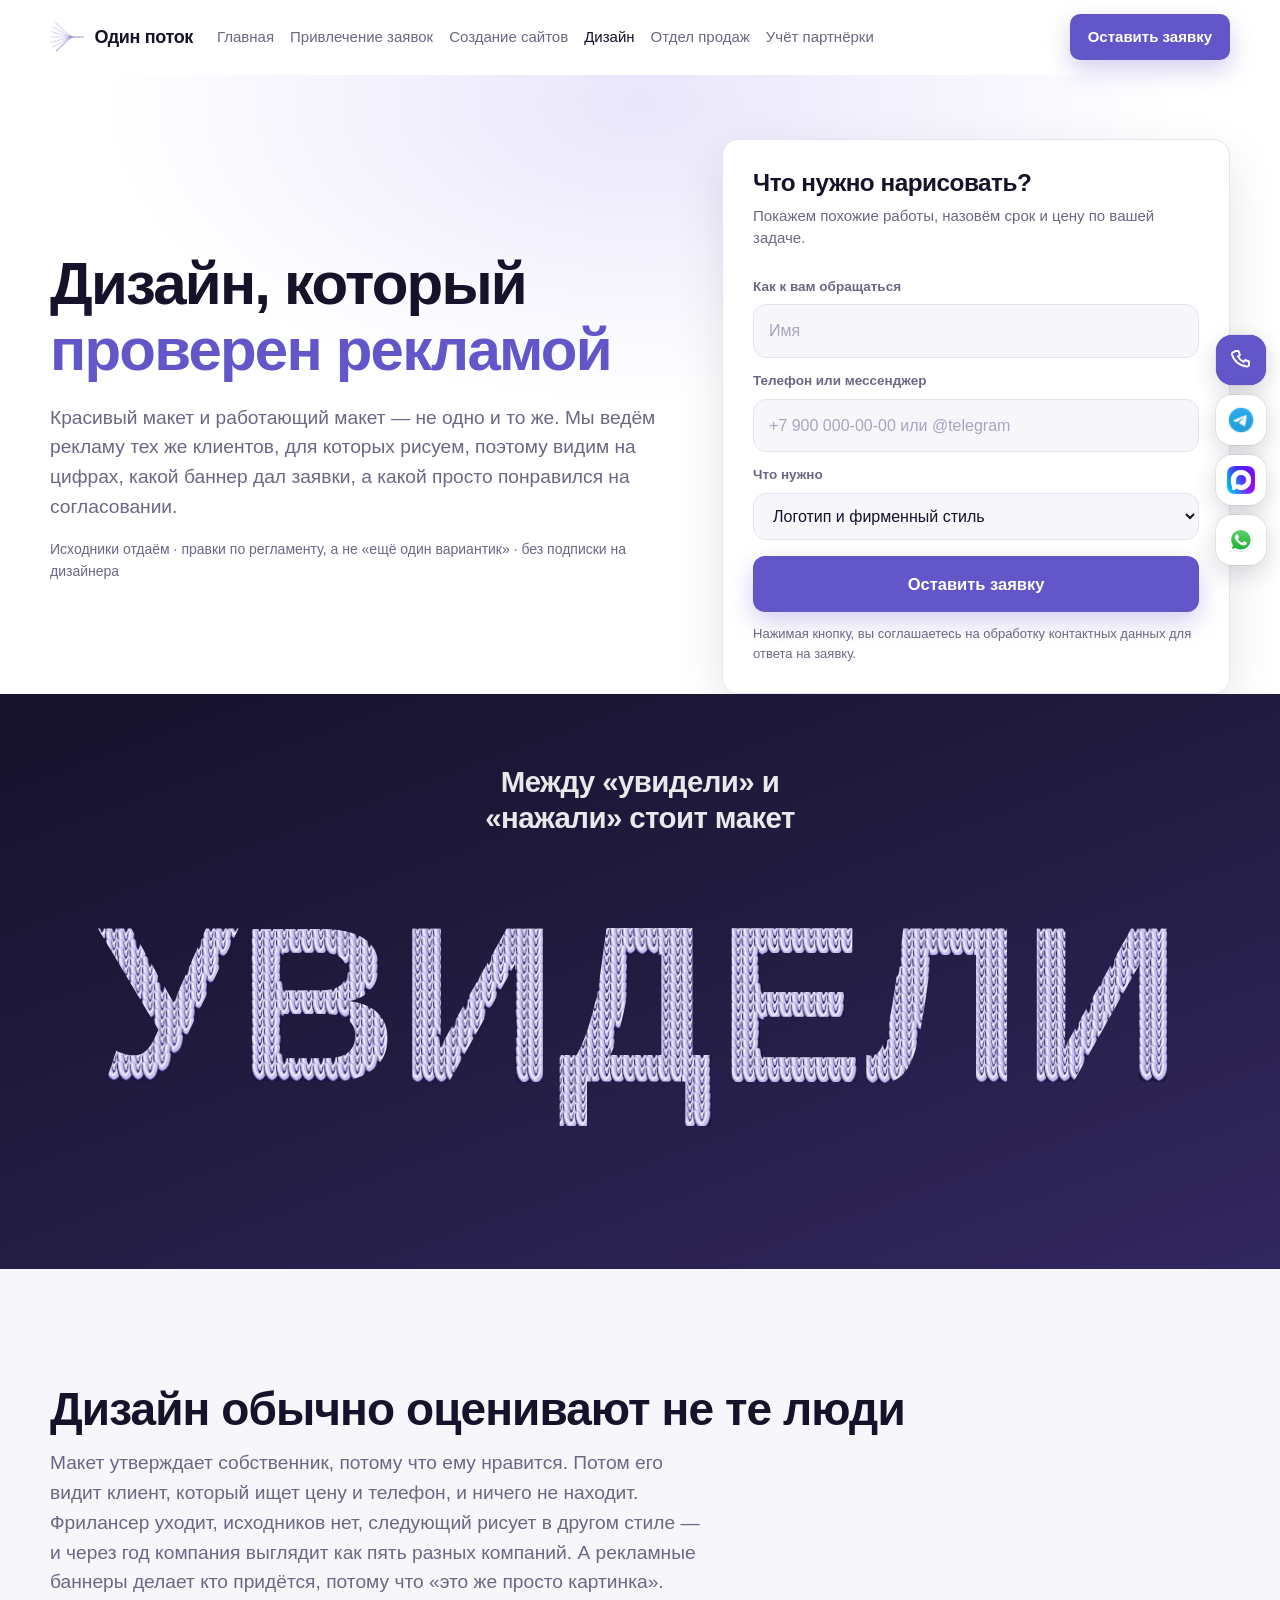
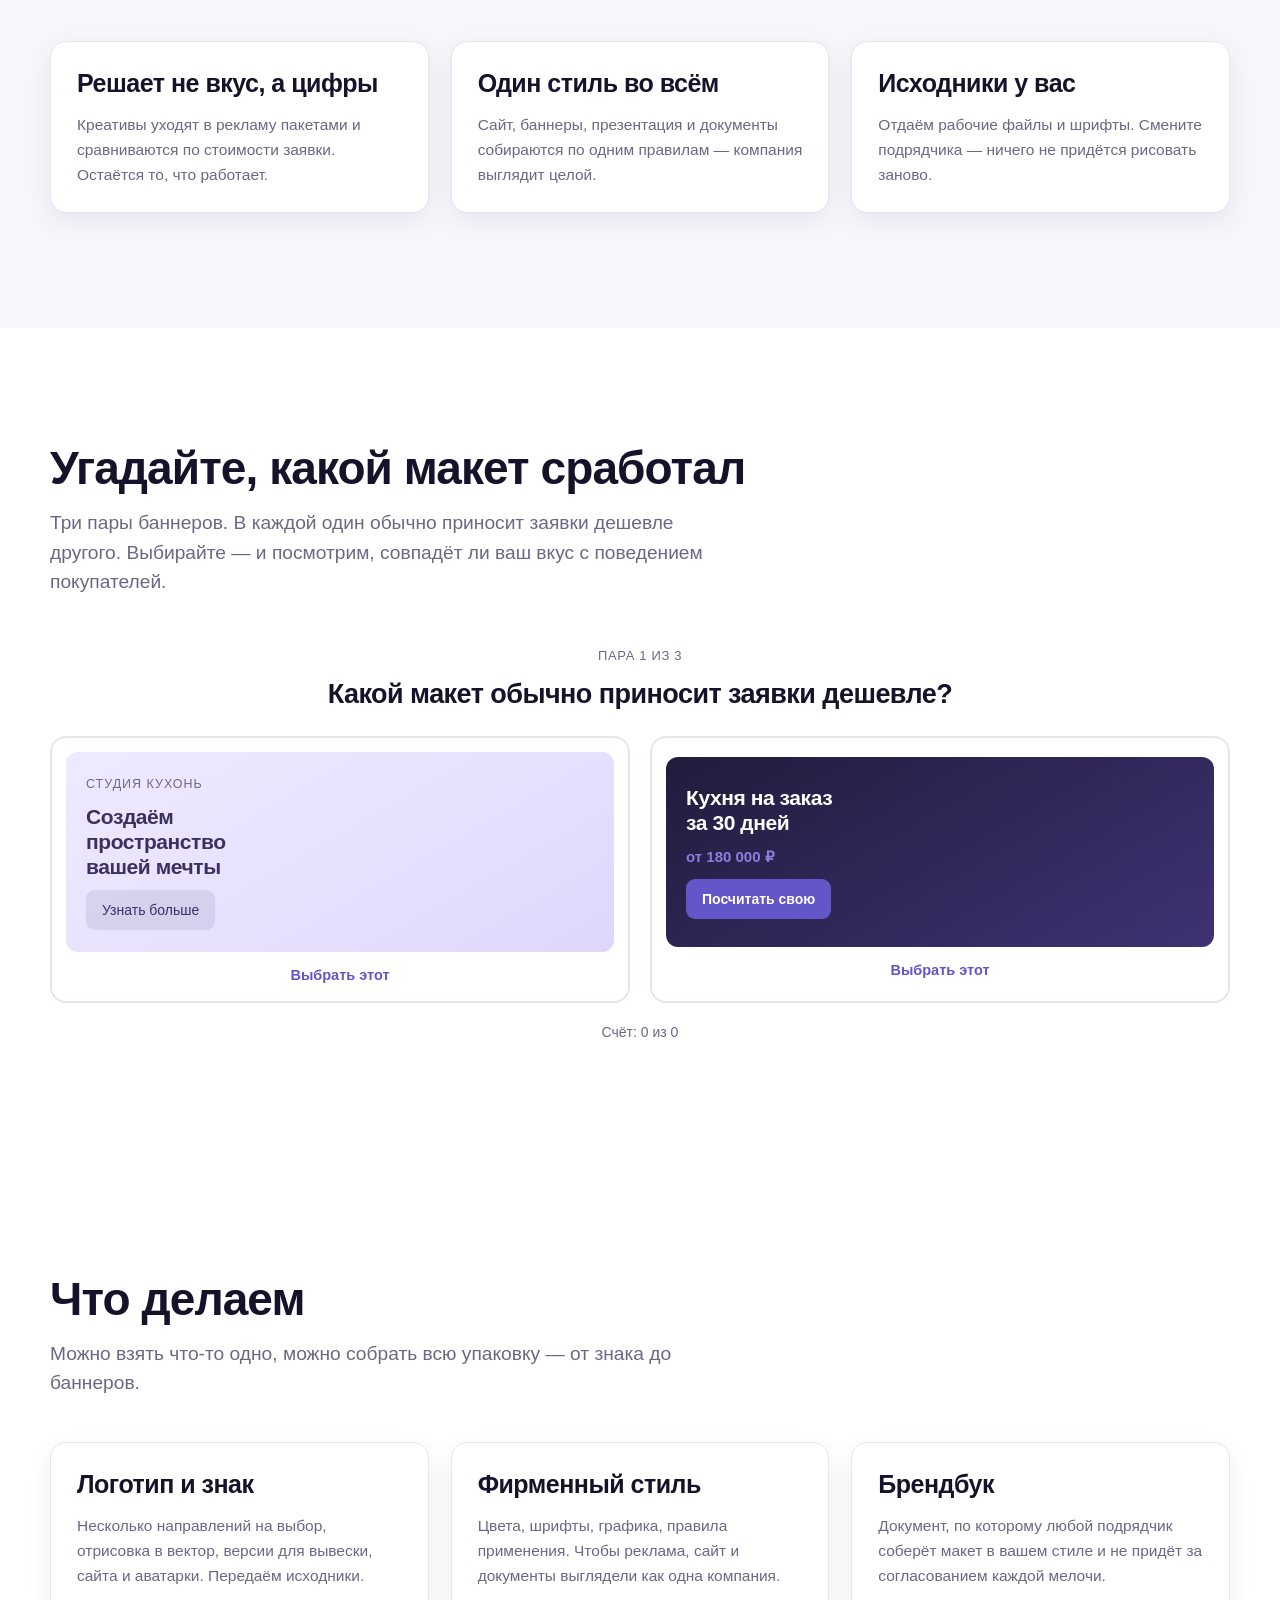
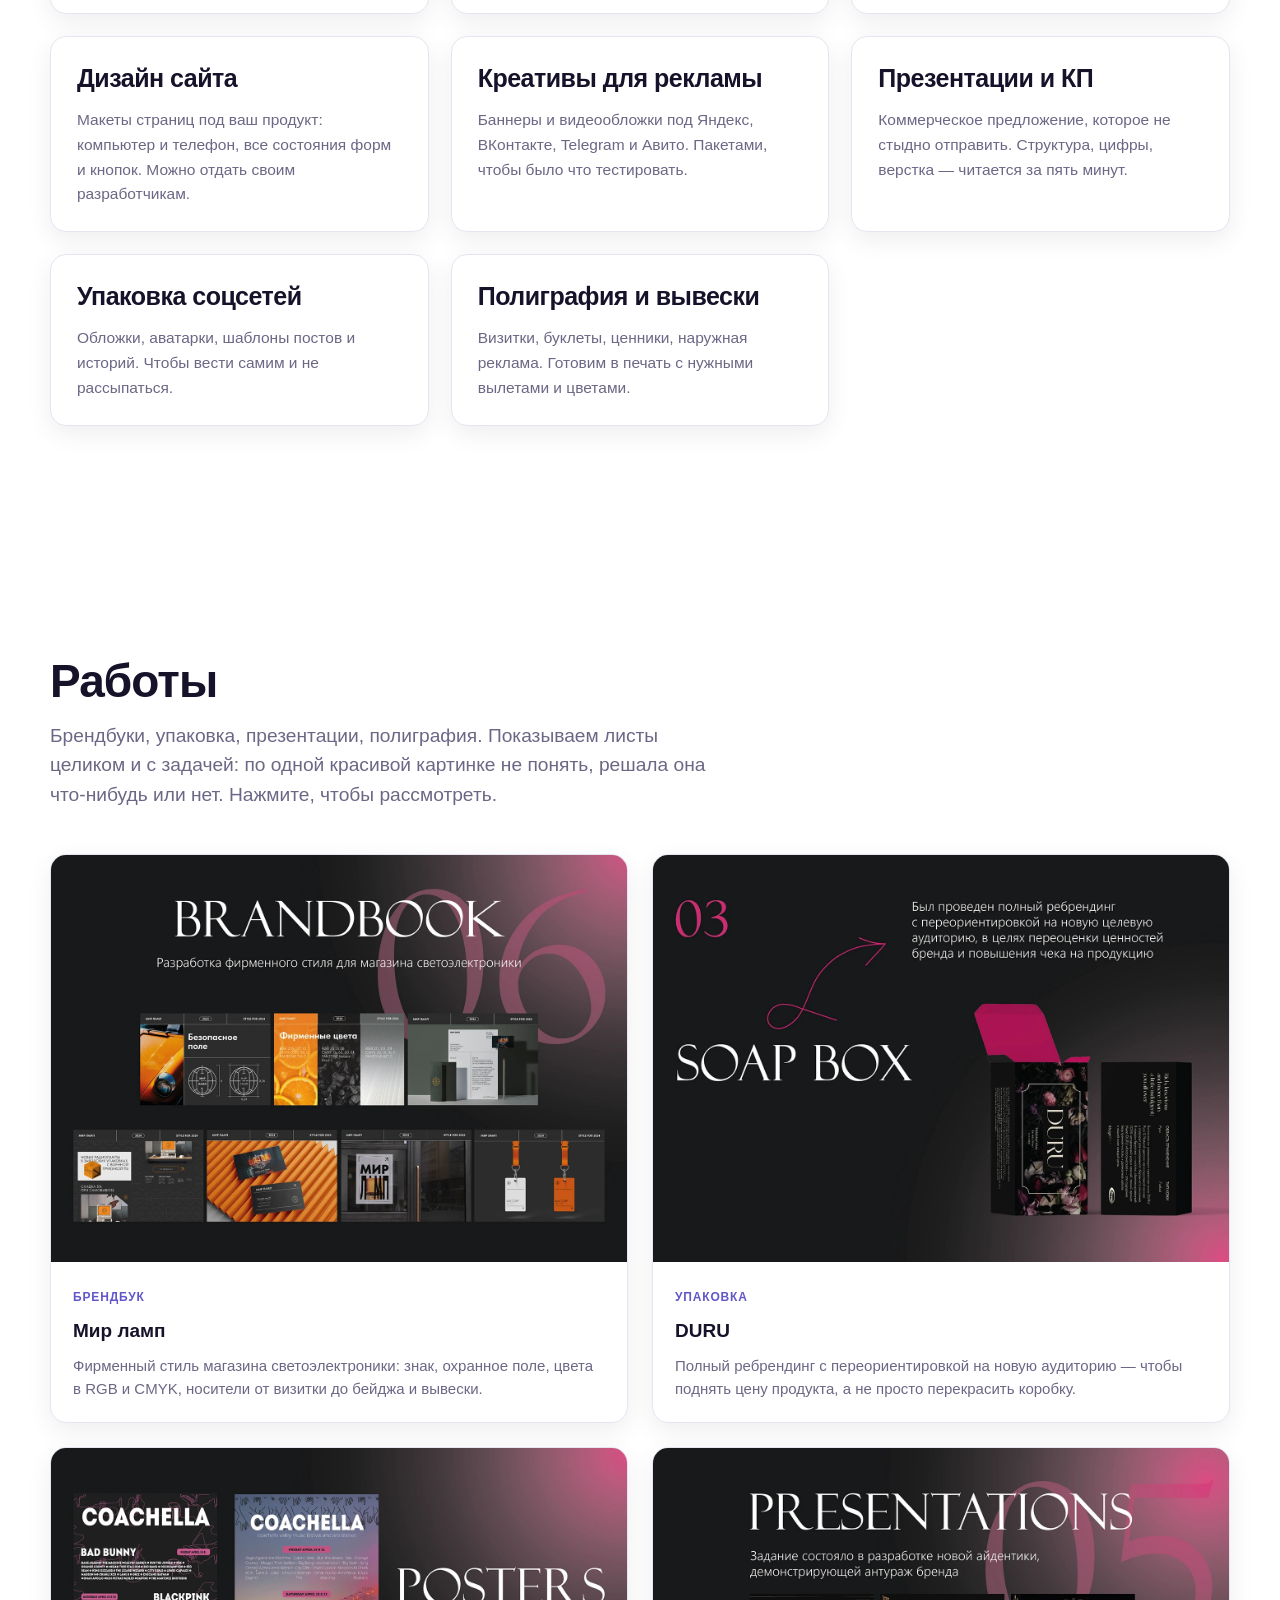
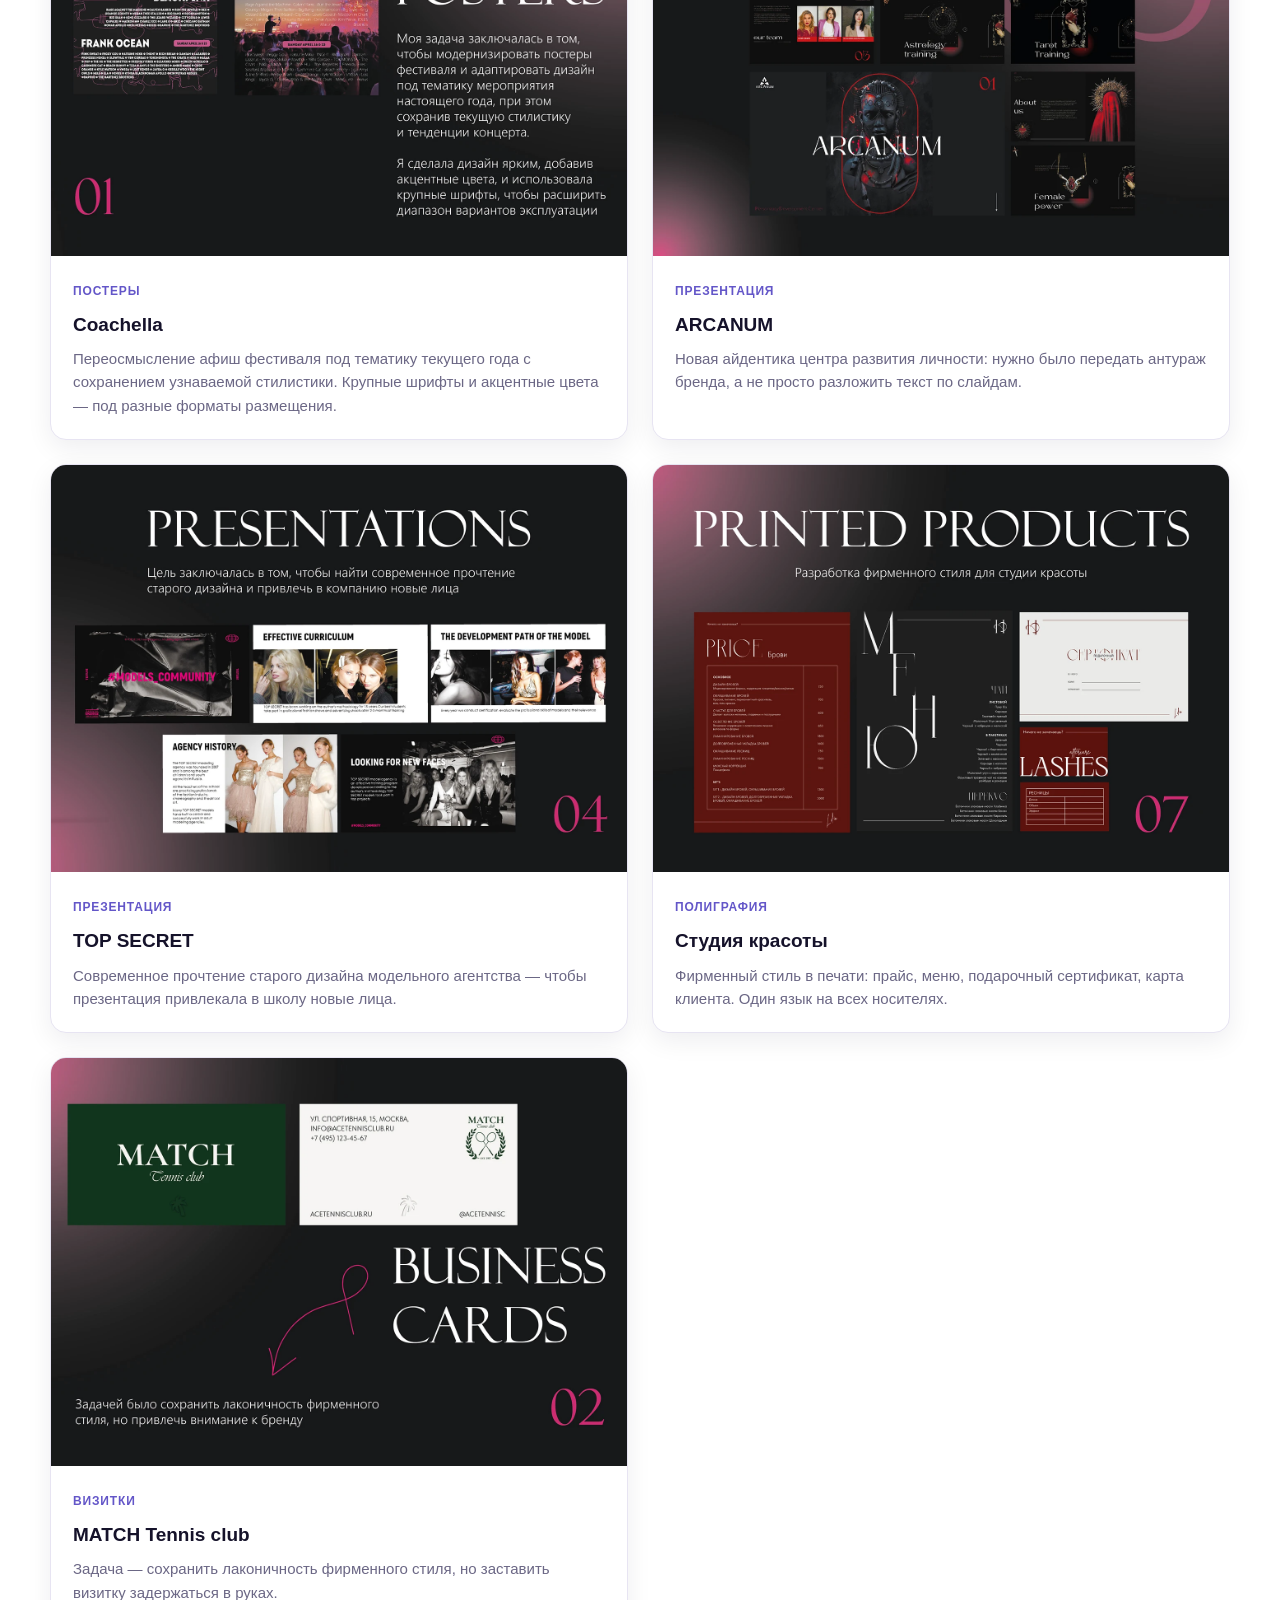
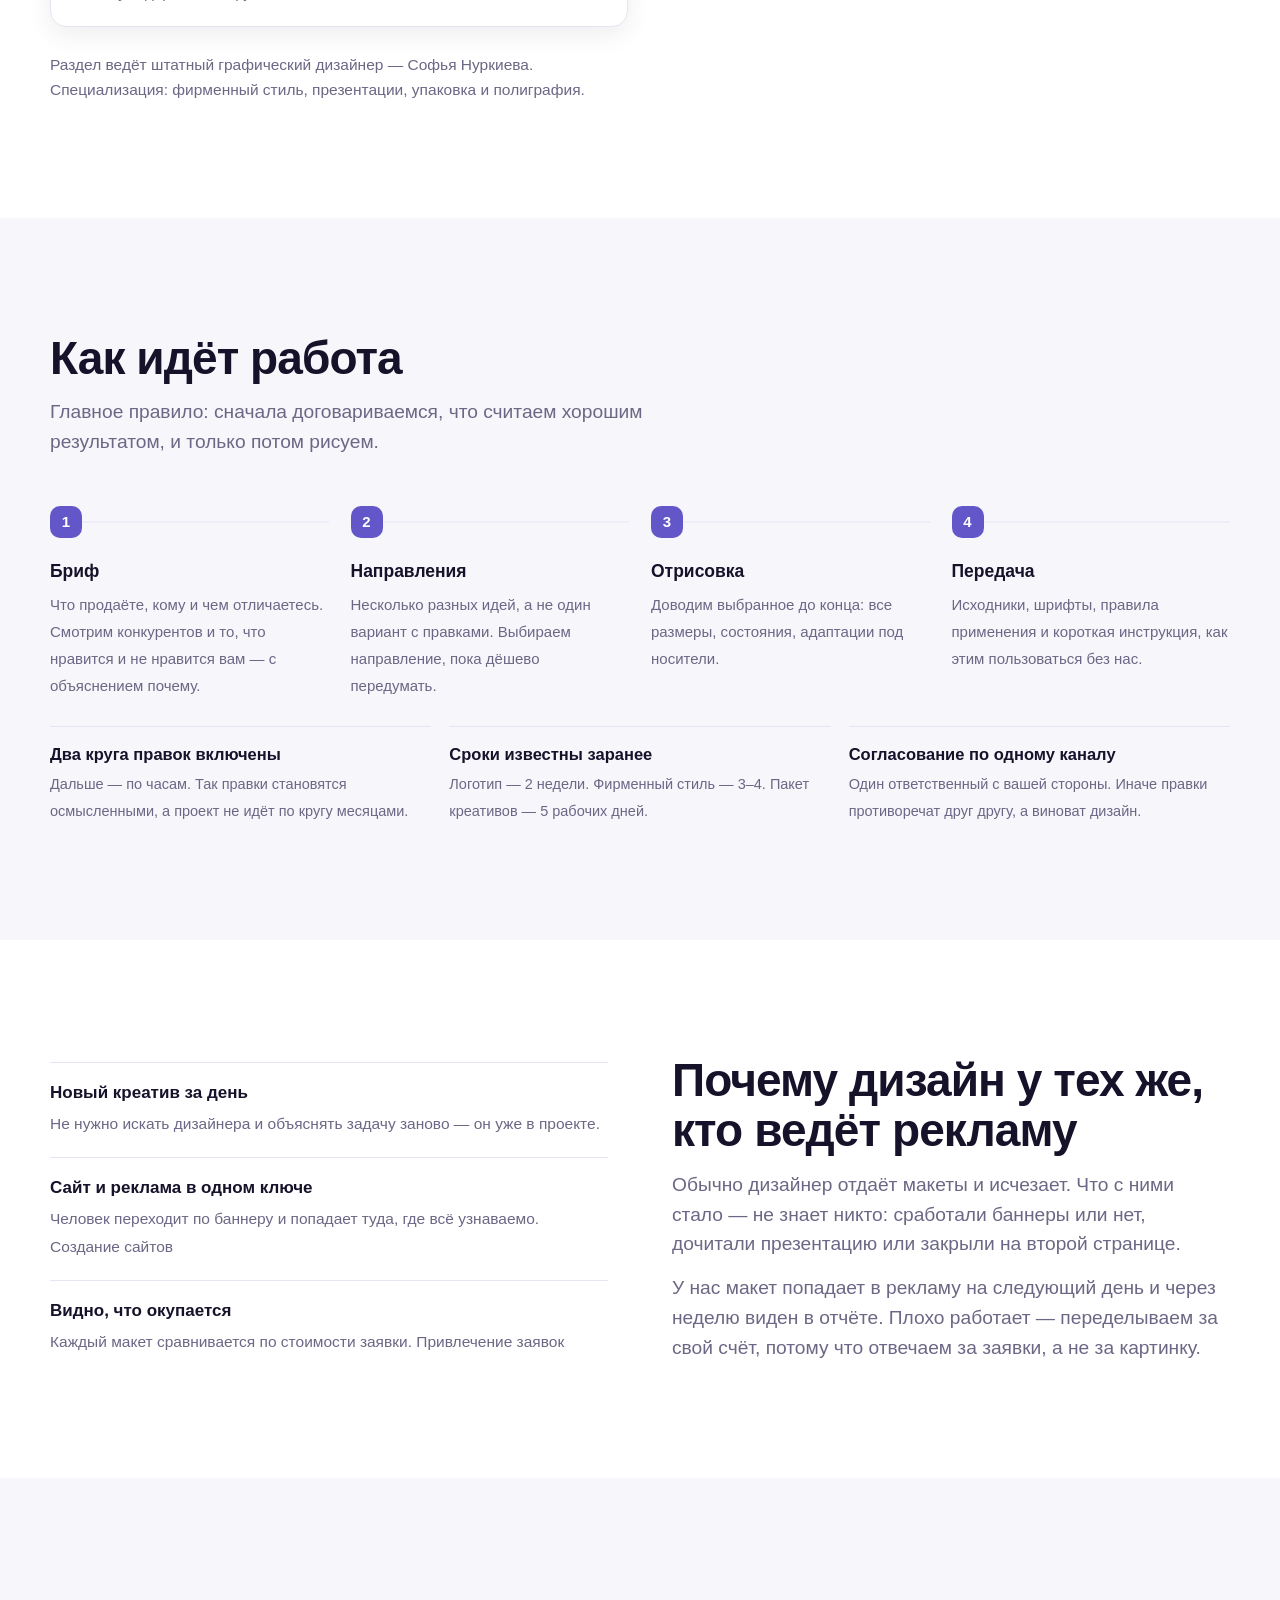
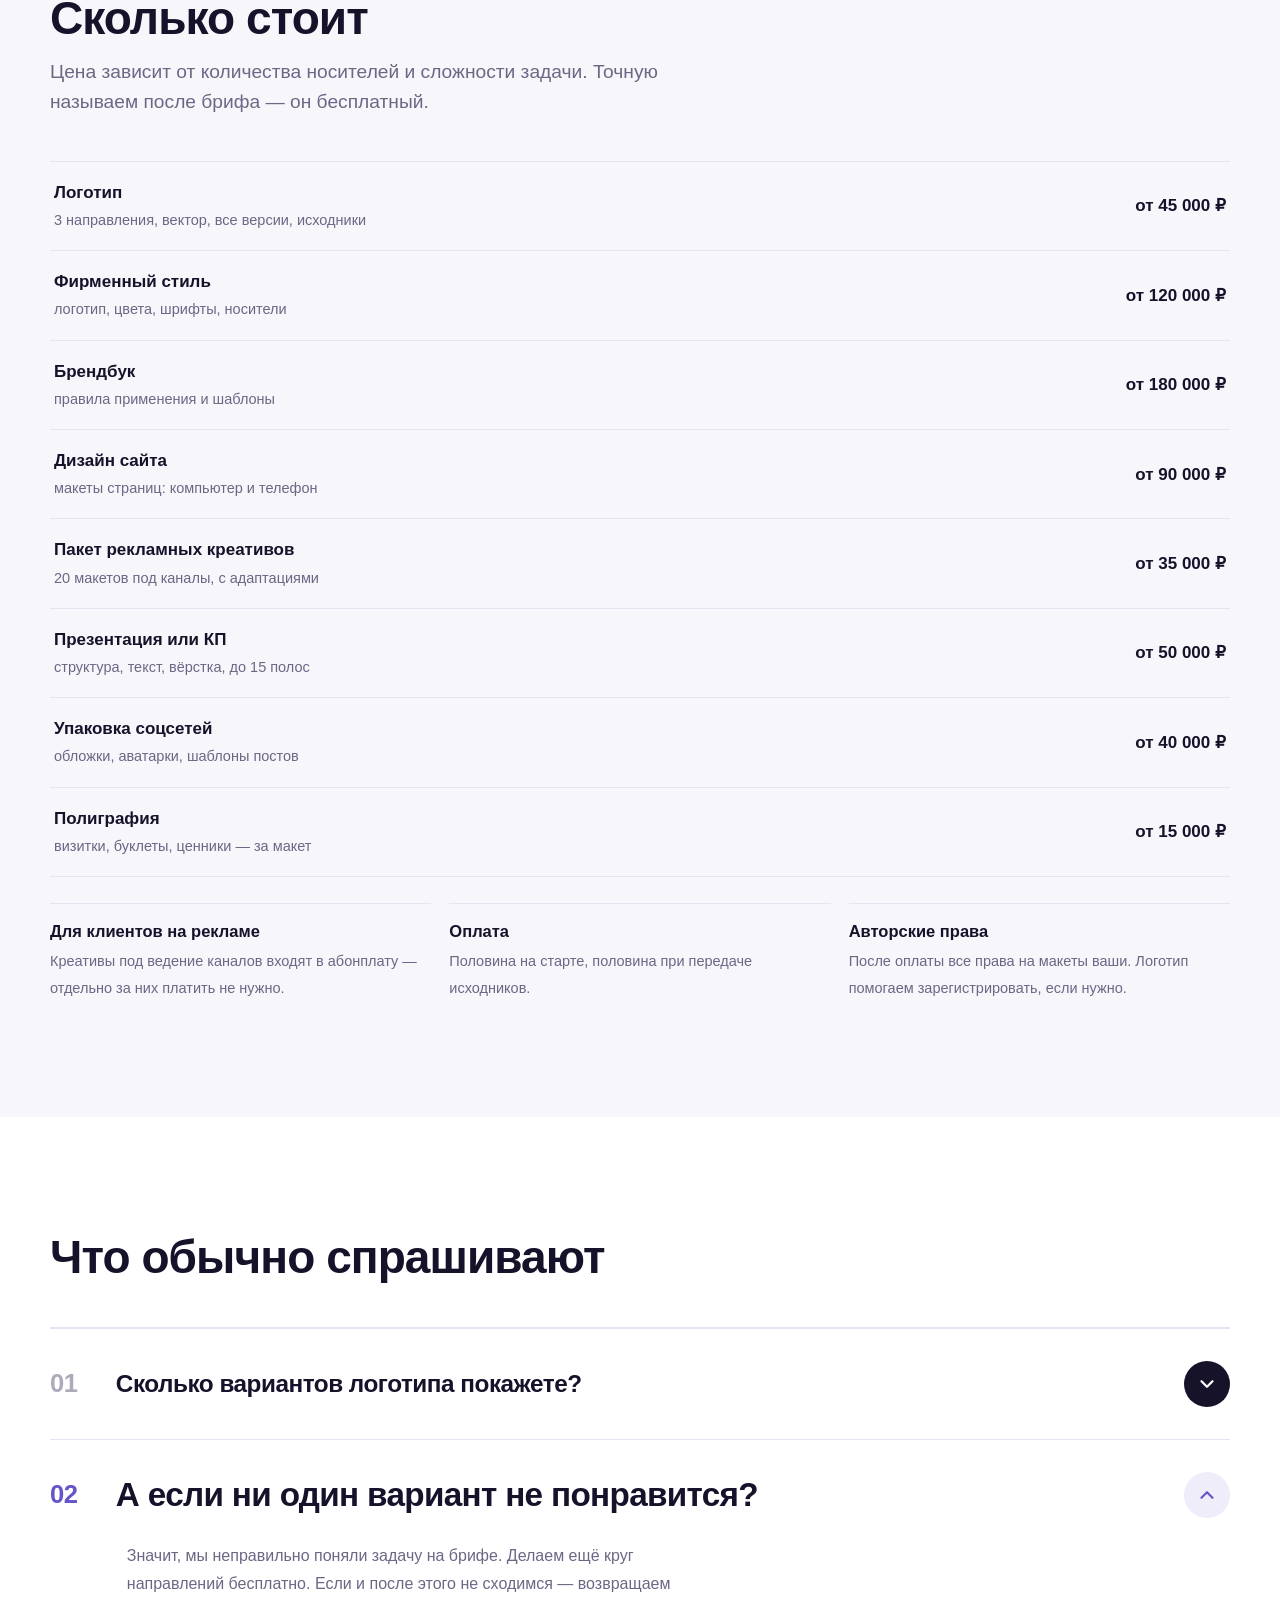
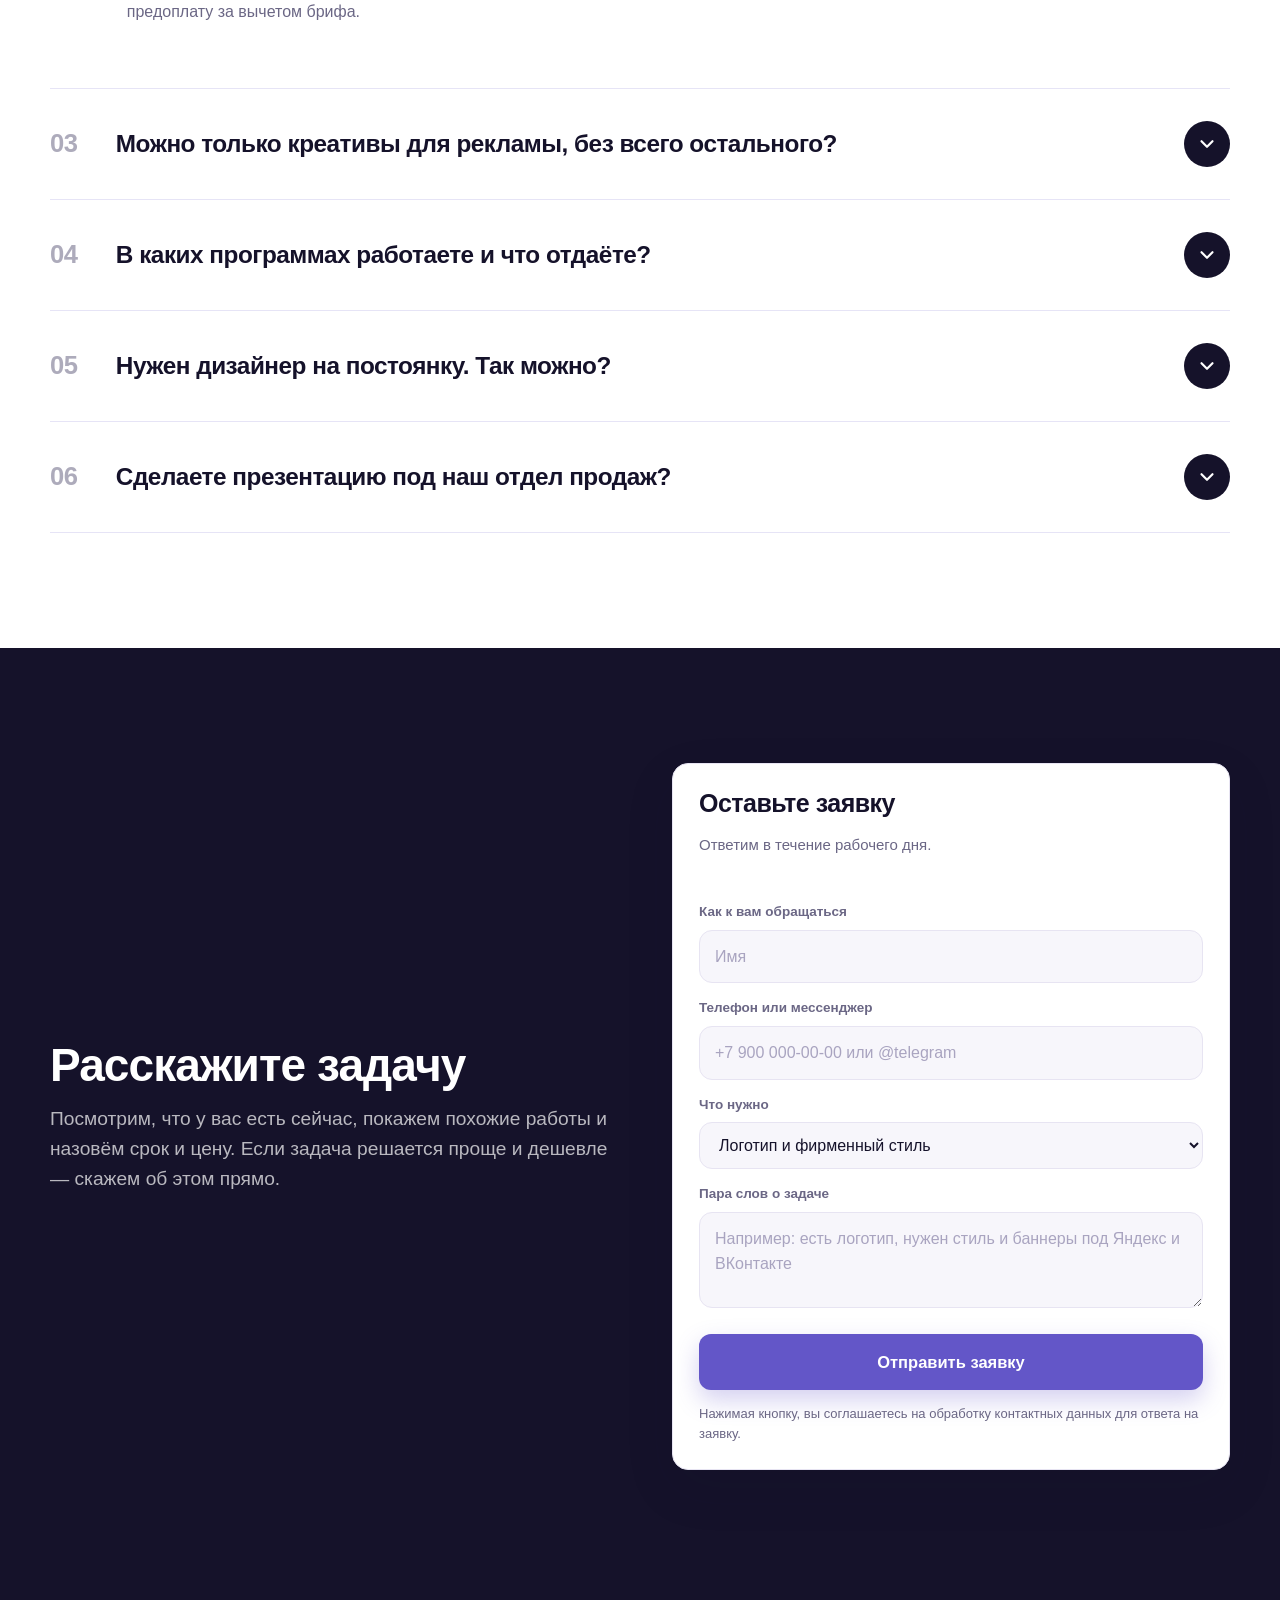
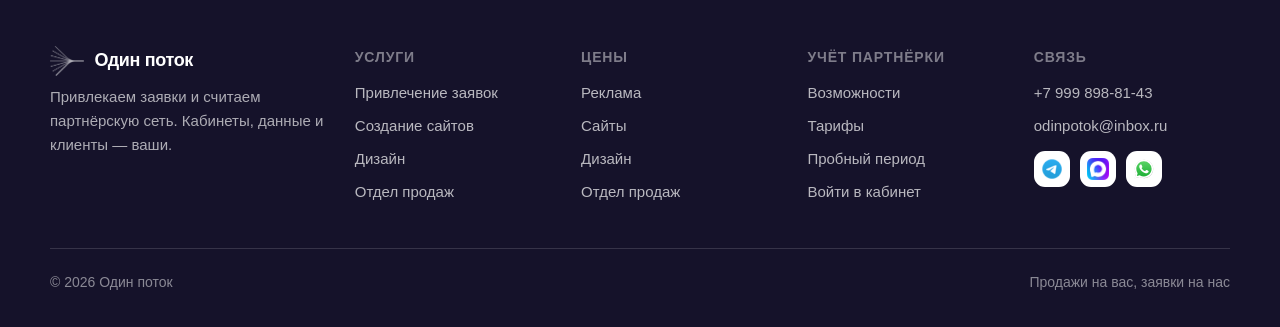
<file: design.html>
<!doctype html>
<html lang="ru">
<head>
<meta charset="utf-8" />
<meta name="viewport" content="width=device-width, initial-scale=1" />
<title>Дизайн — «Один поток»</title>
<meta name="description" content="Логотип, фирменный стиль, брендбук, дизайн сайта, рекламные креативы, презентации и упаковка соцсетей. Делает та же команда, что ведёт вашу рекламу, — макеты сразу проверяются на трафике." />
<link rel="icon" href="assets/logo-mark.png" />
<link rel="stylesheet" href="styles.css" />
</head>
<body data-page="design">

<header class="head" id="head"></header>

<main>
<!-- ПЕРВЫЙ ЭКРАН -->
<section class="hero hero--page" id="start">
  <div class="wrap hero__in hero__in--split">
    <div>
      <h1 class="rise">Дизайн, который<br /><span>проверен рекламой</span></h1>
      <p class="lead rise">Красивый макет и работающий макет — не одно и то же. Мы ведём рекламу тех же клиентов,
        для которых рисуем, поэтому видим на цифрах, какой баннер дал заявки, а какой просто понравился на согласовании.</p>
      <p class="hero__note rise">Исходники отдаём · правки по регламенту, а не «ещё один вариантик» · без подписки на дизайнера</p>
    </div>
    <div data-hero-form="Дизайн"
         data-title="Что нужно нарисовать?"
         data-sub="Покажем похожие работы, назовём срок и цену по вашей задаче."
         data-pick="Логотип и фирменный стиль|Дизайн сайта|Креативы для рекламы|Презентация или КП|Упаковка соцсетей|Другое"></div>
  </div>
</section>

<!-- ПОЛОСА «ПОТОК» -->
<section class="flowband">
  <div class="wrap">
    <canvas class="stream stream--band" data-flow="УВИДЕЛИ|ЗАМЕТИЛИ|КЛИКНУЛИ|₽" data-caps="Баннер попал в ленту|Выделился среди остальных|Перешли на сайт|Дошли до покупки" aria-hidden="true"></canvas>
    <h2 class="flowband__h rise">Между «увидели» и «нажали» стоит макет</h2>
    <div class="flowband__stage"></div>
    <p class="flowband__cap" data-flow-cap>&nbsp;</p>
  </div>
</section>

<!-- ПРОБЛЕМА -->
<section class="section section--paper">
  <div class="wrap">
    <div class="rise" style="max-width:880px">
      <h2>Дизайн обычно оценивают не те люди</h2>
      <p class="lead mt-s">Макет утверждает собственник, потому что ему нравится. Потом его видит клиент, который ищет цену и телефон,
        и ничего не находит. Фрилансер уходит, исходников нет, следующий рисует в другом стиле — и через год компания выглядит
        как пять разных компаний. А рекламные баннеры делает кто придётся, потому что «это же просто картинка».</p>
    </div>
    <div class="grid g3 mt-l">
      <div class="card rise"><h3>Решает не вкус, а цифры</h3><p class="mt-s">Креативы уходят в рекламу пакетами и сравниваются по стоимости заявки. Остаётся то, что работает.</p></div>
      <div class="card rise"><h3>Один стиль во всём</h3><p class="mt-s">Сайт, баннеры, презентация и документы собираются по одним правилам — компания выглядит целой.</p></div>
      <div class="card rise"><h3>Исходники у вас</h3><p class="mt-s">Отдаём рабочие файлы и шрифты. Смените подрядчика — ничего не придётся рисовать заново.</p></div>
    </div>
  </div>
</section>

<!-- СЛЕПОЙ ТЕСТ -->
<section class="section" id="ab-sec">
  <div class="wrap">
    <h2 class="rise">Угадайте, какой макет сработал</h2>
    <p class="lead mt-s rise">Три пары баннеров. В каждой один обычно приносит заявки дешевле другого.
      Выбирайте — и посмотрим, совпадёт ли ваш вкус с поведением покупателей.</p>
    <div class="mt-l rise" id="abtest"></div>
  </div>
</section>

<!-- ЧТО ДЕЛАЕМ -->
<section class="section" id="what">
  <div class="wrap">
    <h2 class="rise">Что делаем</h2>
    <p class="lead mt-s rise">Можно взять что-то одно, можно собрать всю упаковку — от знака до баннеров.</p>
    <div class="grid g3 mt-l" id="design-works"></div>
  </div>
</section>

<!-- КАК РАБОТАЕМ -->
<!-- РАБОТЫ -->
<section class="section" id="shots">
  <div class="wrap">
    <div class="rise" style="max-width:820px">
      <h2>Работы</h2>
      <p class="lead mt-s">Брендбуки, упаковка, презентации, полиграфия. Показываем листы целиком и с задачей:
        по одной красивой картинке не понять, решала она что-нибудь или нет. Нажмите, чтобы рассмотреть.</p>
    </div>
    <div class="dshots mt-l" id="design-shots"></div>
    <p class="dshots__who rise">Раздел ведёт штатный графический дизайнер — Софья Нуркиева.
      Специализация: фирменный стиль, презентации, упаковка и полиграфия.</p>
  </div>
</section>

<section class="section section--paper" id="how">
  <div class="wrap">
    <h2 class="rise">Как идёт работа</h2>
    <p class="lead mt-s rise">Главное правило: сначала договариваемся, что считаем хорошим результатом, и только потом рисуем.</p>
    <div class="steps mt-xl">
      <div class="step rise"><b>Бриф</b><span>Что продаёте, кому и чем отличаетесь. Смотрим конкурентов и то, что нравится и не нравится вам — с объяснением почему.</span></div>
      <div class="step rise"><b>Направления</b><span>Несколько разных идей, а не один вариант с правками. Выбираем направление, пока дёшево передумать.</span></div>
      <div class="step rise"><b>Отрисовка</b><span>Доводим выбранное до конца: все размеры, состояния, адаптации под носители.</span></div>
      <div class="step rise"><b>Передача</b><span>Исходники, шрифты, правила применения и короткая инструкция, как этим пользоваться без нас.</span></div>
    </div>
    <div class="price-note rise">
      <div><b>Два круга правок включены</b><span>Дальше — по часам. Так правки становятся осмысленными, а проект не идёт по кругу месяцами.</span></div>
      <div><b>Сроки известны заранее</b><span>Логотип — 2 недели. Фирменный стиль — 3–4. Пакет креативов — 5 рабочих дней.</span></div>
      <div><b>Согласование по одному каналу</b><span>Один ответственный с вашей стороны. Иначе правки противоречат друг другу, а виноват дизайн.</span></div>
    </div>
  </div>
</section>

<!-- СВЯЗКА -->
<section class="section">
  <div class="wrap split split--flip">
    <div class="rise">
      <h2>Почему дизайн у тех же, кто ведёт рекламу</h2>
      <p class="lead mt-s">Обычно дизайнер отдаёт макеты и исчезает. Что с ними стало — не знает никто: сработали баннеры или нет,
        дочитали презентацию или закрыли на второй странице.</p>
      <p class="lead mt-s">У нас макет попадает в рекламу на следующий день и через неделю виден в отчёте. Плохо работает — переделываем
        за свой счёт, потому что отвечаем за заявки, а не за картинку.</p>
    </div>
    <div class="points rise">
      <div class="point"><b>Новый креатив за день</b><span>Не нужно искать дизайнера и объяснять задачу заново — он уже в проекте.</span></div>
      <div class="point"><b>Сайт и реклама в одном ключе</b><span>Человек переходит по баннеру и попадает туда, где всё узнаваемо. <a href="web.html">Создание сайтов</a></span></div>
      <div class="point"><b>Видно, что окупается</b><span>Каждый макет сравнивается по стоимости заявки. <a href="agency.html">Привлечение заявок</a></span></div>
    </div>
  </div>
</section>

<!-- ЦЕНЫ -->
<section class="section section--paper" id="prices">
  <div class="wrap">
    <h2 class="rise">Сколько стоит</h2>
    <p class="lead mt-s rise">Цена зависит от количества носителей и сложности задачи. Точную называем после брифа — он бесплатный.</p>
    <div class="price-list mt-l rise" id="design-prices"></div>
    <div class="price-note rise">
      <div><b>Для клиентов на рекламе</b><span>Креативы под ведение каналов входят в абонплату — отдельно за них платить не нужно.</span></div>
      <div><b>Оплата</b><span>Половина на старте, половина при передаче исходников.</span></div>
      <div><b>Авторские права</b><span>После оплаты все права на макеты ваши. Логотип помогаем зарегистрировать, если нужно.</span></div>
    </div>
  </div>
</section>

<!-- ВОПРОСЫ -->
<section class="section" id="faq">
  <div class="wrap">
    <h2 class="rise">Что обычно спрашивают</h2>
    <div class="faq mt-l rise">
      <details><summary>Сколько вариантов логотипа покажете?</summary>
        <p>Три разных направления, а не три оттенка одного. Выбираете направление — доводим его до конца. Так вы видите реальный выбор,
          а не иллюзию выбора.</p></details>
      <details><summary>А если ни один вариант не понравится?</summary>
        <p>Значит, мы неправильно поняли задачу на брифе. Делаем ещё круг направлений бесплатно. Если и после этого не сходимся —
          возвращаем предоплату за вычетом брифа.</p></details>
      <details><summary>Можно только креативы для рекламы, без всего остального?</summary>
        <p>Да. Пакет макетов под ваши каналы — обычная отдельная работа. Если у вас уже есть фирменный стиль, будем рисовать в нём.</p></details>
      <details><summary>В каких программах работаете и что отдаёте?</summary>
        <p>Макеты — в Figma, вектор — в формате для печати и для сайта. Отдаём ссылку на файл с правами редактирования, исходники
          и шрифты с лицензией. Ничего не остаётся «только у дизайнера».</p></details>
      <details><summary>Нужен дизайнер на постоянку. Так можно?</summary>
        <p>Можно, но обычно это переплата. Чаще выгоднее пакет часов на месяц: расходуете по мере задач, неизрасходованные
          переносятся. Посчитаем оба варианта на ваших объёмах.</p></details>
      <details><summary>Сделаете презентацию под наш отдел продаж?</summary>
        <p>Да, и это одна из самых окупаемых работ. Собираем структуру вместе с теми, кто продаёт, — чтобы по ней было удобно говорить,
          а не только смотреть.</p></details>
    </div>
  </div>
</section>

<!-- ЗАЯВКА -->
<section class="section section--ink" id="go">
  <div class="wrap split">
    <div class="rise">
      <h2>Расскажите задачу</h2>
      <p class="lead mt-s">Посмотрим, что у вас есть сейчас, покажем похожие работы и назовём срок и цену.
        Если задача решается проще и дешевле — скажем об этом прямо.</p>
    </div>
    <form class="formcard formcard--light rise" data-lead="Дизайн: заявка" novalidate>
      <h3>Оставьте заявку</h3>
      <p class="dim mt-s" style="font-size:15px">Ответим в течение рабочего дня.</p>
      <div class="form mt-m">
        <div class="f"><label for="n5">Как к вам обращаться</label><input id="n5" name="name" placeholder="Имя" autocomplete="name" required /></div>
        <div class="f"><label for="c5">Телефон или мессенджер</label><input id="c5" name="contact" placeholder="+7 900 000-00-00 или @telegram" required /></div>
        <div class="f"><label for="t5">Что нужно</label>
          <select id="t5" name="topic">
            <option>Логотип и фирменный стиль</option>
            <option>Дизайн сайта</option>
            <option>Креативы для рекламы</option>
            <option>Презентация или КП</option>
            <option>Упаковка соцсетей</option>
            <option>Полиграфия</option>
            <option>Пока не определились</option>
          </select>
        </div>
        <div class="f"><label for="m5">Пара слов о задаче</label><textarea id="m5" name="msg" placeholder="Например: есть логотип, нужен стиль и баннеры под Яндекс и ВКонтакте"></textarea></div>
        <button class="btn btn--wide" type="submit">Отправить заявку</button>
        <div class="form__ok">Готово — открылся мессенджер с вашей заявкой. Если он не открылся, напишите нам напрямую: контакты в подвале.</div>
        <p class="form__note">Нажимая кнопку, вы соглашаетесь на обработку контактных данных для ответа на заявку.</p>
      </div>
    </form>
  </div>
</section>
</main>

<footer class="foot" id="foot"></footer>
<script src="app.js"></script>
<script src="stream.js"></script>
<script src="widgets.js"></script>
</body>
</html>
</file>
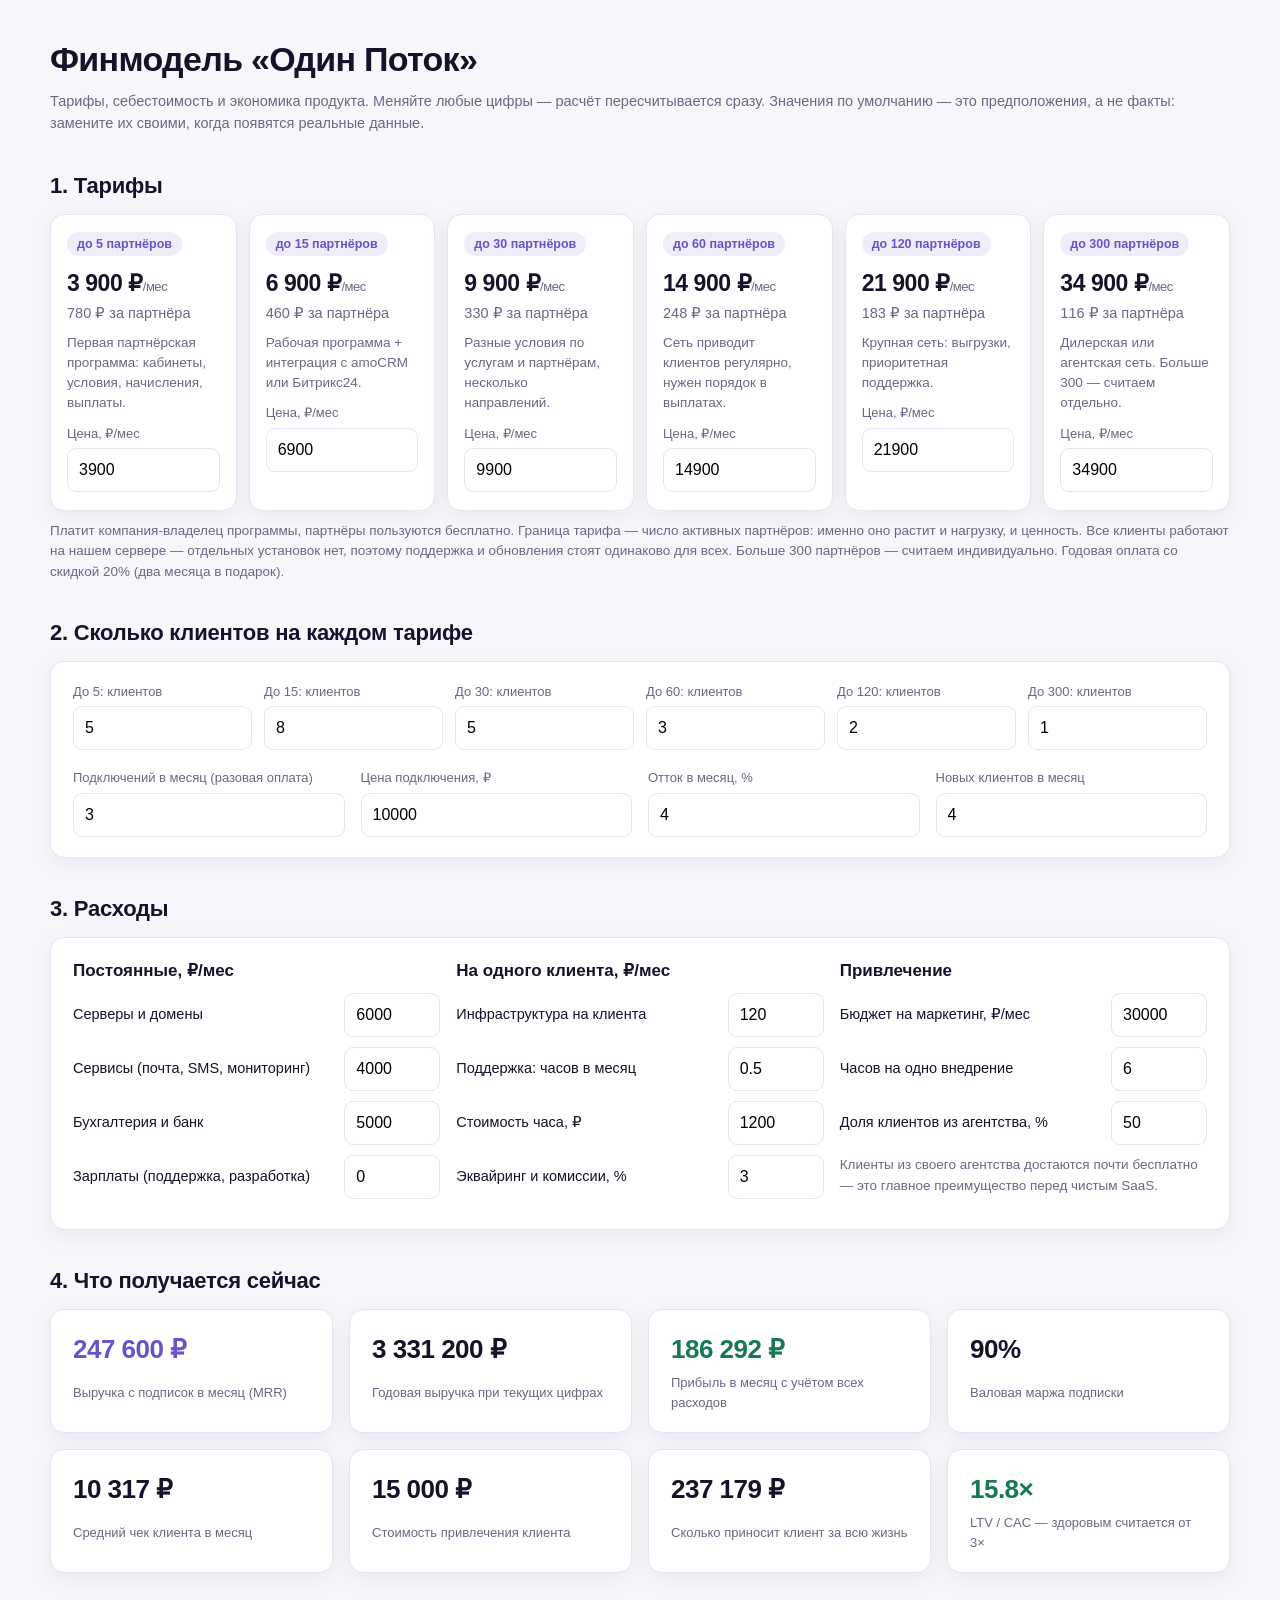
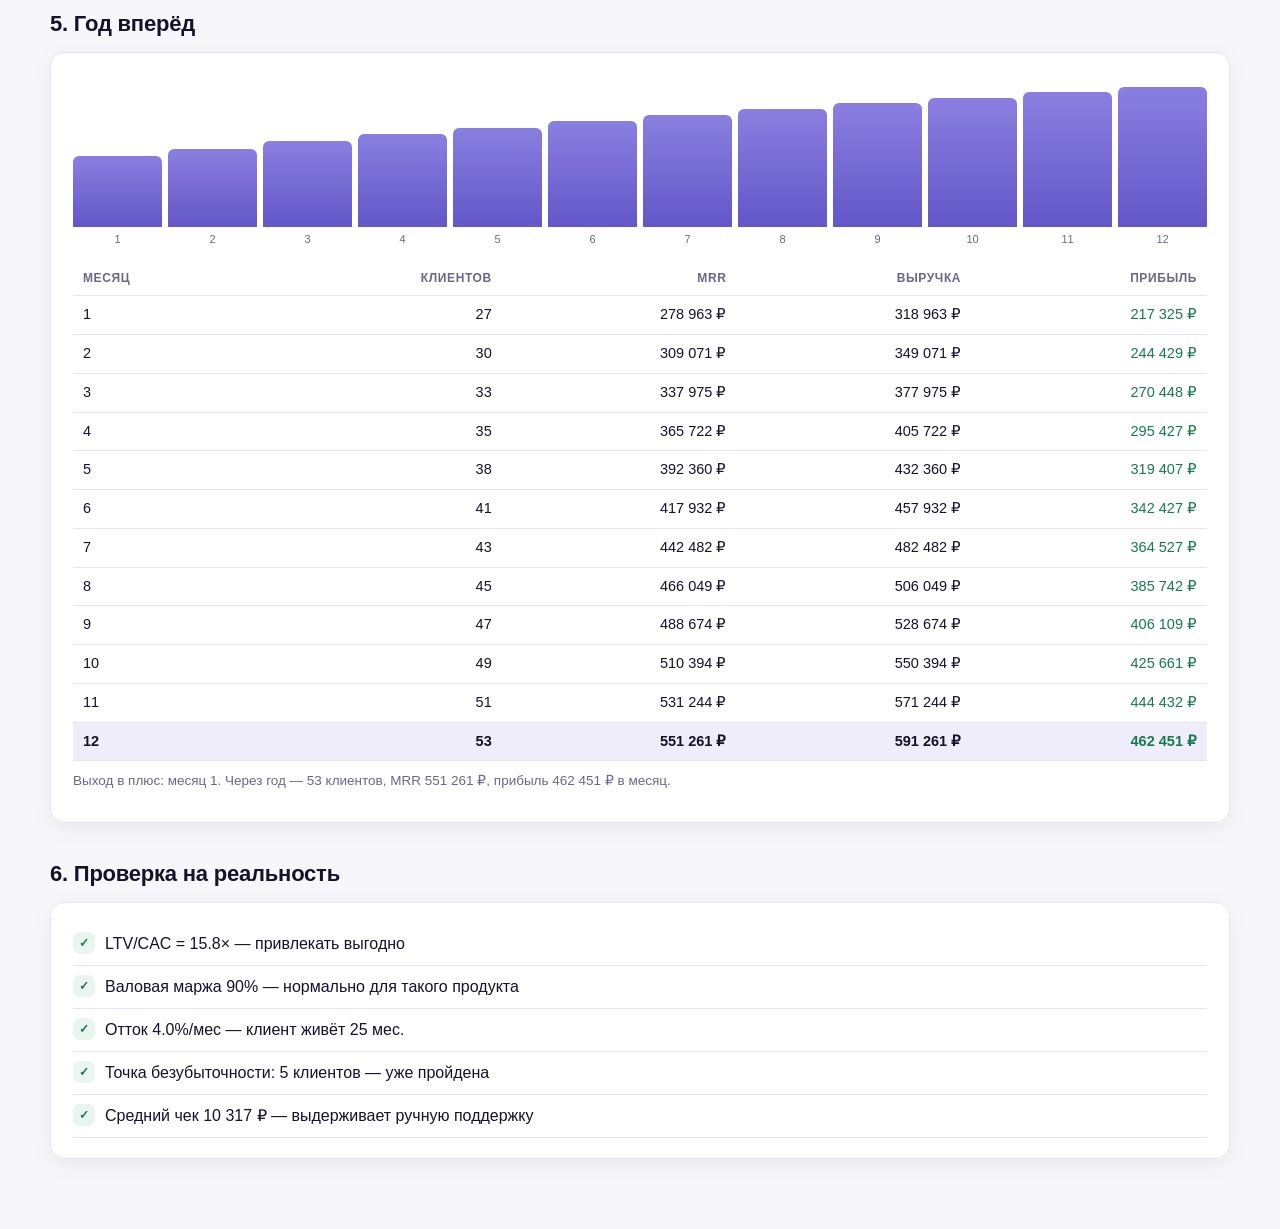
<file: finmodel.html>
<!doctype html>
<html lang="ru">
<head>
<meta charset="utf-8" />
<meta name="viewport" content="width=device-width, initial-scale=1" />
<title>Финмодель «Один Поток» — тарифы и экономика</title>
<style>
  :root {
    --accent: #6356c8; --accent-soft: #efedfa; --ink: #15122a; --dim: #6b6785;
    --line: #e7e4f2; --paper: #f7f6fb; --ok: #17794f; --ok-bg: #e8f6ef; --bad: #b3123c; --bad-bg: #fdeaf0;
  }
  * { box-sizing: border-box; scrollbar-width: none; }
  *::-webkit-scrollbar { width: 0; height: 0; }
  body { margin: 0; background: var(--paper); color: var(--ink); font: 16px/1.5 -apple-system, "Segoe UI", Roboto, Arial, sans-serif; -webkit-font-smoothing: antialiased; }
  .wrap { width: min(1180px, calc(100% - 40px)); margin: 0 auto; padding: 34px 0 70px; }
  h1 { font-size: 34px; letter-spacing: -.02em; margin: 0 0 6px; }
  h2 { font-size: 22px; letter-spacing: -.01em; margin: 34px 0 12px; }
  h3 { font-size: 17px; margin: 0 0 10px; }
  p { margin: 0 0 10px; }
  .dim { color: var(--dim); font-size: 14.5px; }
  .card { background: #fff; border: 1px solid var(--line); border-radius: 14px; padding: 20px 22px; box-shadow: 0 6px 22px rgba(21,18,42,.06); }
  .grid { display: grid; gap: 16px; }
  .g2 { grid-template-columns: 1fr 1fr; } .g3 { grid-template-columns: repeat(3, 1fr); } .g4 { grid-template-columns: repeat(4, 1fr); }
  .grid--plans { grid-template-columns: repeat(auto-fit, minmax(168px, 1fr)); gap: 12px; }
  .grid--plans .card { padding: 16px 16px 18px; }
  .grid--mix { grid-template-columns: repeat(auto-fit, minmax(140px, 1fr)); gap: 12px; }
  label { display: block; font-size: 13px; color: var(--dim); margin-bottom: 5px; }
  input[type=number], input[type=text] { width: 100%; font: inherit; padding: 9px 11px; border: 1px solid var(--line); border-radius: 9px; background: #fff; }
  input:focus { outline: none; border-color: var(--accent); }
  .row { display: grid; grid-template-columns: 1fr 96px; gap: 10px; align-items: center; margin-bottom: 10px; }
  .row span { font-size: 14.5px; }
  table { width: 100%; border-collapse: collapse; font-size: 14.5px; }
  th, td { text-align: right; padding: 8px 10px; border-bottom: 1px solid var(--line); font-variant-numeric: tabular-nums; }
  th:first-child, td:first-child { text-align: left; }
  th { font-size: 12px; text-transform: uppercase; letter-spacing: .05em; color: var(--dim); font-weight: 600; }
  tr.total td { font-weight: 700; background: var(--accent-soft); }
  .kpi { display: grid; gap: 4px; }
  .kpi b { font-size: 26px; letter-spacing: -.02em; }
  .kpi span { font-size: 13px; color: var(--dim); }
  .good { color: var(--ok); } .bad { color: var(--bad); } .acc { color: var(--accent); }
  .pill { display: inline-block; font-size: 12.5px; padding: 3px 10px; border-radius: 999px; background: var(--accent-soft); color: var(--accent); font-weight: 600; }
  .note { font-size: 13.5px; color: var(--dim); margin-top: 10px; }
  .bars { display: flex; align-items: flex-end; gap: 6px; height: 140px; margin-top: 14px; }
  .bar { flex: 1; background: linear-gradient(180deg, #8a7fe0, #6356c8); border-radius: 6px 6px 0 0; position: relative; min-height: 2px; }
  .bar span { position: absolute; bottom: -20px; left: 0; right: 0; text-align: center; font-size: 11px; color: var(--dim); }
  @media (max-width: 900px) { .g2, .g3, .g4 { grid-template-columns: 1fr; } }
</style>
</head>
<body>
<div class="wrap">

<h1>Финмодель «Один Поток»</h1>
<p class="dim">Тарифы, себестоимость и экономика продукта. Меняйте любые цифры — расчёт пересчитывается сразу.
  Значения по умолчанию — это предположения, а не факты: замените их своими, когда появятся реальные данные.</p>

<h2>1. Тарифы</h2>
<div class="grid grid--plans" id="plans"></div>
<p class="note">Платит компания-владелец программы, партнёры пользуются бесплатно. Граница тарифа — число активных партнёров:
  именно оно растит и нагрузку, и ценность. Все клиенты работают на нашем сервере — отдельных установок нет, поэтому поддержка
  и обновления стоят одинаково для всех. Больше 300 партнёров — считаем индивидуально. Годовая оплата со скидкой 20% (два месяца в подарок).</p>

<h2>2. Сколько клиентов на каждом тарифе</h2>
<div class="card">
  <div class="grid grid--mix" id="mix"></div>
  <div class="grid g4" style="margin-top:18px">
    <div><label>Подключений в месяц (разовая оплата)</label><input type="number" id="setups" value="3" /></div>
    <div><label>Цена подключения, ₽</label><input type="number" id="setupPrice" value="10000" /></div>
    <div><label>Отток в месяц, %</label><input type="number" id="churn" value="4" step="0.5" /></div>
    <div><label>Новых клиентов в месяц</label><input type="number" id="newPerMonth" value="4" /></div>
  </div>
</div>

<h2>3. Расходы</h2>
<div class="card">
  <div class="grid g3">
    <div>
      <h3>Постоянные, ₽/мес</h3>
      <div class="row"><span>Серверы и домены</span><input type="number" id="cInfra" value="6000" /></div>
      <div class="row"><span>Сервисы (почта, SMS, мониторинг)</span><input type="number" id="cServices" value="4000" /></div>
      <div class="row"><span>Бухгалтерия и банк</span><input type="number" id="cAccount" value="5000" /></div>
      <div class="row"><span>Зарплаты (поддержка, разработка)</span><input type="number" id="cTeam" value="0" /></div>
    </div>
    <div>
      <h3>На одного клиента, ₽/мес</h3>
      <div class="row"><span>Инфраструктура на клиента</span><input type="number" id="cPerInfra" value="120" /></div>
      <div class="row"><span>Поддержка: часов в месяц</span><input type="number" id="hSupport" value="0.5" step="0.1" /></div>
      <div class="row"><span>Стоимость часа, ₽</span><input type="number" id="hourCost" value="1200" /></div>
      <div class="row"><span>Эквайринг и комиссии, %</span><input type="number" id="fee" value="3" step="0.5" /></div>
    </div>
    <div>
      <h3>Привлечение</h3>
      <div class="row"><span>Бюджет на маркетинг, ₽/мес</span><input type="number" id="cMarketing" value="30000" /></div>
      <div class="row"><span>Часов на одно внедрение</span><input type="number" id="hSetup" value="6" step="0.5" /></div>
      <div class="row"><span>Доля клиентов из агентства, %</span><input type="number" id="crossShare" value="50" step="5" /></div>
      <p class="note">Клиенты из своего агентства достаются почти бесплатно — это главное преимущество перед чистым SaaS.</p>
    </div>
  </div>
</div>

<h2>4. Что получается сейчас</h2>
<div class="grid g4" id="kpis"></div>

<h2>5. Год вперёд</h2>
<div class="card">
  <div id="chart" class="bars"></div>
  <div style="margin-top:34px;overflow:auto">
    <table id="plan"></table>
  </div>
  <p class="note" id="payback"></p>
</div>

<h2>6. Проверка на реальность</h2>
<div class="card" id="sanity"></div>

</div>

<script>
/* Тарифы: имя, цена в месяц, предел партнёров, что входит. */
const PLANS = [
  { key: 'p5',   name: 'До 5',   price: 3900,  limit: 5,   what: 'Первая партнёрская программа: кабинеты, условия, начисления, выплаты.' },
  { key: 'p15',  name: 'До 15',  price: 6900,  limit: 15,  what: 'Рабочая программа + интеграция с amoCRM или Битрикс24.' },
  { key: 'p30',  name: 'До 30',  price: 9900,  limit: 30,  what: 'Разные условия по услугам и партнёрам, несколько направлений.' },
  { key: 'p60',  name: 'До 60',  price: 14900, limit: 60,  what: 'Сеть приводит клиентов регулярно, нужен порядок в выплатах.' },
  { key: 'p120', name: 'До 120', price: 21900, limit: 120, what: 'Крупная сеть: выгрузки, приоритетная поддержка.' },
  { key: 'p300', name: 'До 300', price: 34900, limit: 300, what: 'Дилерская или агентская сеть. Больше 300 — считаем отдельно.' },
];
const START = { p5: 5, p15: 8, p30: 5, p60: 3, p120: 2, p300: 1 };

const $ = (id) => document.getElementById(id);
const rub = (n) => Math.round(n).toLocaleString('ru-RU').replace(/ /g, ' ') + ' ₽';
const num = (id) => Number(String($(id).value).replace(',', '.')) || 0;

$('plans').innerHTML = PLANS.map((p) => `<div class="card">
  <span class="pill">до ${p.limit} партнёров</span>
  <div style="font-size:23px;font-weight:700;letter-spacing:-.02em;margin-top:10px">${rub(p.price)}<span style="font-size:13px;color:var(--dim);font-weight:400">/мес</span></div>
  <div class="dim" style="margin-top:2px">${Math.round(p.price / p.limit)} ₽ за партнёра</div>
  <p class="dim" style="margin-top:8px;font-size:13.5px">${p.what}</p>
  <label style="margin-top:10px">Цена, ₽/мес</label><input type="number" id="price-${p.key}" value="${p.price}" />
</div>`).join('');

$('mix').innerHTML = PLANS.map((p) => `<div><label>${p.name}: клиентов</label><input type="number" id="cnt-${p.key}" value="${START[p.key]}" /></div>`).join('');

function calc() {
  const plans = PLANS.map((p) => ({ ...p, price: num('price-' + p.key), count: num('cnt-' + p.key) }));
  const clients = plans.reduce((s, p) => s + p.count, 0);
  const mrr = plans.reduce((s, p) => s + p.price * p.count, 0);
  const arpu = clients ? mrr / clients : 0;

  const fee = num('fee') / 100;
  const perClient = num('cPerInfra') + num('hSupport') * num('hourCost');
  const varCost = perClient * clients + mrr * fee;
  const fixed = num('cInfra') + num('cServices') + num('cAccount') + num('cTeam');
  const setupRevenue = num('setups') * num('setupPrice');
  const setupCost = num('setups') * num('hSetup') * num('hourCost');
  const marketing = num('cMarketing');

  const revenue = mrr + setupRevenue;
  const gross = mrr - varCost;                    // валовая прибыль по подписке
  const grossPct = mrr ? gross / mrr * 100 : 0;
  const profit = revenue - varCost - fixed - marketing - setupCost;

  // Привлечение: часть клиентов приходит из агентства бесплатно.
  const newPerMonth = num('newPerMonth');
  const paidNew = newPerMonth * (1 - num('crossShare') / 100);
  const cac = paidNew > 0 ? marketing / paidNew : 0;
  const churn = num('churn') / 100;
  const lifetime = churn > 0 ? 1 / churn : 0;      // месяцев
  const ltv = arpu * (1 - (perClient / (arpu || 1)) - fee) * lifetime + num('setupPrice') * 0.5;
  const ratio = cac > 0 ? ltv / cac : 0;
  const breakeven = arpu && (arpu - perClient - arpu * fee) > 0
    ? (fixed + marketing) / (arpu - perClient - arpu * fee) : 0;

  $('kpis').innerHTML = `
    <div class="card kpi"><b class="acc">${rub(mrr)}</b><span>Выручка с подписок в месяц (MRR)</span></div>
    <div class="card kpi"><b>${rub(revenue * 12)}</b><span>Годовая выручка при текущих цифрах</span></div>
    <div class="card kpi"><b class="${profit >= 0 ? 'good' : 'bad'}">${rub(profit)}</b><span>Прибыль в месяц с учётом всех расходов</span></div>
    <div class="card kpi"><b>${grossPct.toFixed(0)}%</b><span>Валовая маржа подписки</span></div>
    <div class="card kpi"><b>${rub(arpu)}</b><span>Средний чек клиента в месяц</span></div>
    <div class="card kpi"><b>${rub(cac)}</b><span>Стоимость привлечения клиента</span></div>
    <div class="card kpi"><b>${rub(ltv)}</b><span>Сколько приносит клиент за всю жизнь</span></div>
    <div class="card kpi"><b class="${ratio >= 3 ? 'good' : ratio >= 1 ? '' : 'bad'}">${ratio.toFixed(1)}×</b><span>LTV / CAC — здоровым считается от 3×</span></div>`;

  // Год вперёд: новые клиенты минус отток, средний чек не меняем.
  const rows = [];
  let n = clients;
  for (let m = 1; m <= 12; m++) {
    const lost = n * churn;
    n = n - lost + newPerMonth;
    const m_mrr = n * arpu;
    const m_var = perClient * n + m_mrr * fee;
    const m_setup = newPerMonth * num('setupPrice');
    const m_setupCost = newPerMonth * num('hSetup') * num('hourCost');
    const m_profit = m_mrr + m_setup - m_var - fixed - marketing - m_setupCost;
    rows.push({ m, n, mrr: m_mrr, revenue: m_mrr + m_setup, profit: m_profit });
  }
  const last = rows[rows.length - 1];
  $('plan').innerHTML = `<tr><th>Месяц</th><th>Клиентов</th><th>MRR</th><th>Выручка</th><th>Прибыль</th></tr>` +
    rows.map((r) => `<tr class="${r.m === 12 ? 'total' : ''}"><td>${r.m}</td><td>${r.n.toFixed(0)}</td><td>${rub(r.mrr)}</td><td>${rub(r.revenue)}</td><td class="${r.profit >= 0 ? 'good' : 'bad'}">${rub(r.profit)}</td></tr>`).join('');

  const max = Math.max(...rows.map((r) => Math.abs(r.mrr)), 1);
  $('chart').innerHTML = rows.map((r) => `<div class="bar" style="height:${Math.max(2, r.mrr / max * 100)}%"><span>${r.m}</span></div>`).join('');

  const firstProfit = rows.find((r) => r.profit > 0);
  $('payback').textContent = firstProfit
    ? `Выход в плюс: месяц ${firstProfit.m}. Через год — ${last.n.toFixed(0)} клиентов, MRR ${rub(last.mrr)}, прибыль ${rub(last.profit)} в месяц.`
    : `При этих цифрах прибыли за год не будет: нужно поднять цену, снизить расходы или увеличить поток клиентов.`;

  const checks = [
    [ratio >= 3, `LTV/CAC = ${ratio.toFixed(1)}× ${ratio >= 3 ? '— привлекать выгодно' : '— привлечение съедает прибыль, нужен упор на клиентов из агентства'}`],
    [grossPct >= 70, `Валовая маржа ${grossPct.toFixed(0)}% ${grossPct >= 70 ? '— нормально для такого продукта' : '— слишком дорогое обслуживание клиента'}`],
    [churn <= 0.05, `Отток ${(churn * 100).toFixed(1)}%/мес ${churn <= 0.05 ? '— клиент живёт ' + lifetime.toFixed(0) + ' мес.' : '— клиенты уходят быстрее, чем окупаются'}`],
    [breakeven <= clients, `Точка безубыточности: ${Math.ceil(breakeven)} клиентов ${breakeven <= clients ? '— уже пройдена' : '— ещё не достигнута'}`],
    [arpu >= 5000, `Средний чек ${rub(arpu)} ${arpu >= 5000 ? '— выдерживает ручную поддержку' : '— при таком чеке поддержка должна быть почти нулевой'}`],
  ];
  $('sanity').innerHTML = checks.map(([ok, text]) =>
    `<div style="display:flex;gap:10px;align-items:flex-start;padding:9px 0;border-bottom:1px solid var(--line)">
       <span style="width:22px;height:22px;border-radius:7px;display:grid;place-items:center;font-size:12px;font-weight:700;background:${ok ? 'var(--ok-bg)' : 'var(--bad-bg)'};color:${ok ? 'var(--ok)' : 'var(--bad)'}">${ok ? '✓' : '!'}</span>
       <span>${text}</span></div>`).join('');
}

document.addEventListener('input', calc);
calc();
</script>
</body>
</html>
</file>
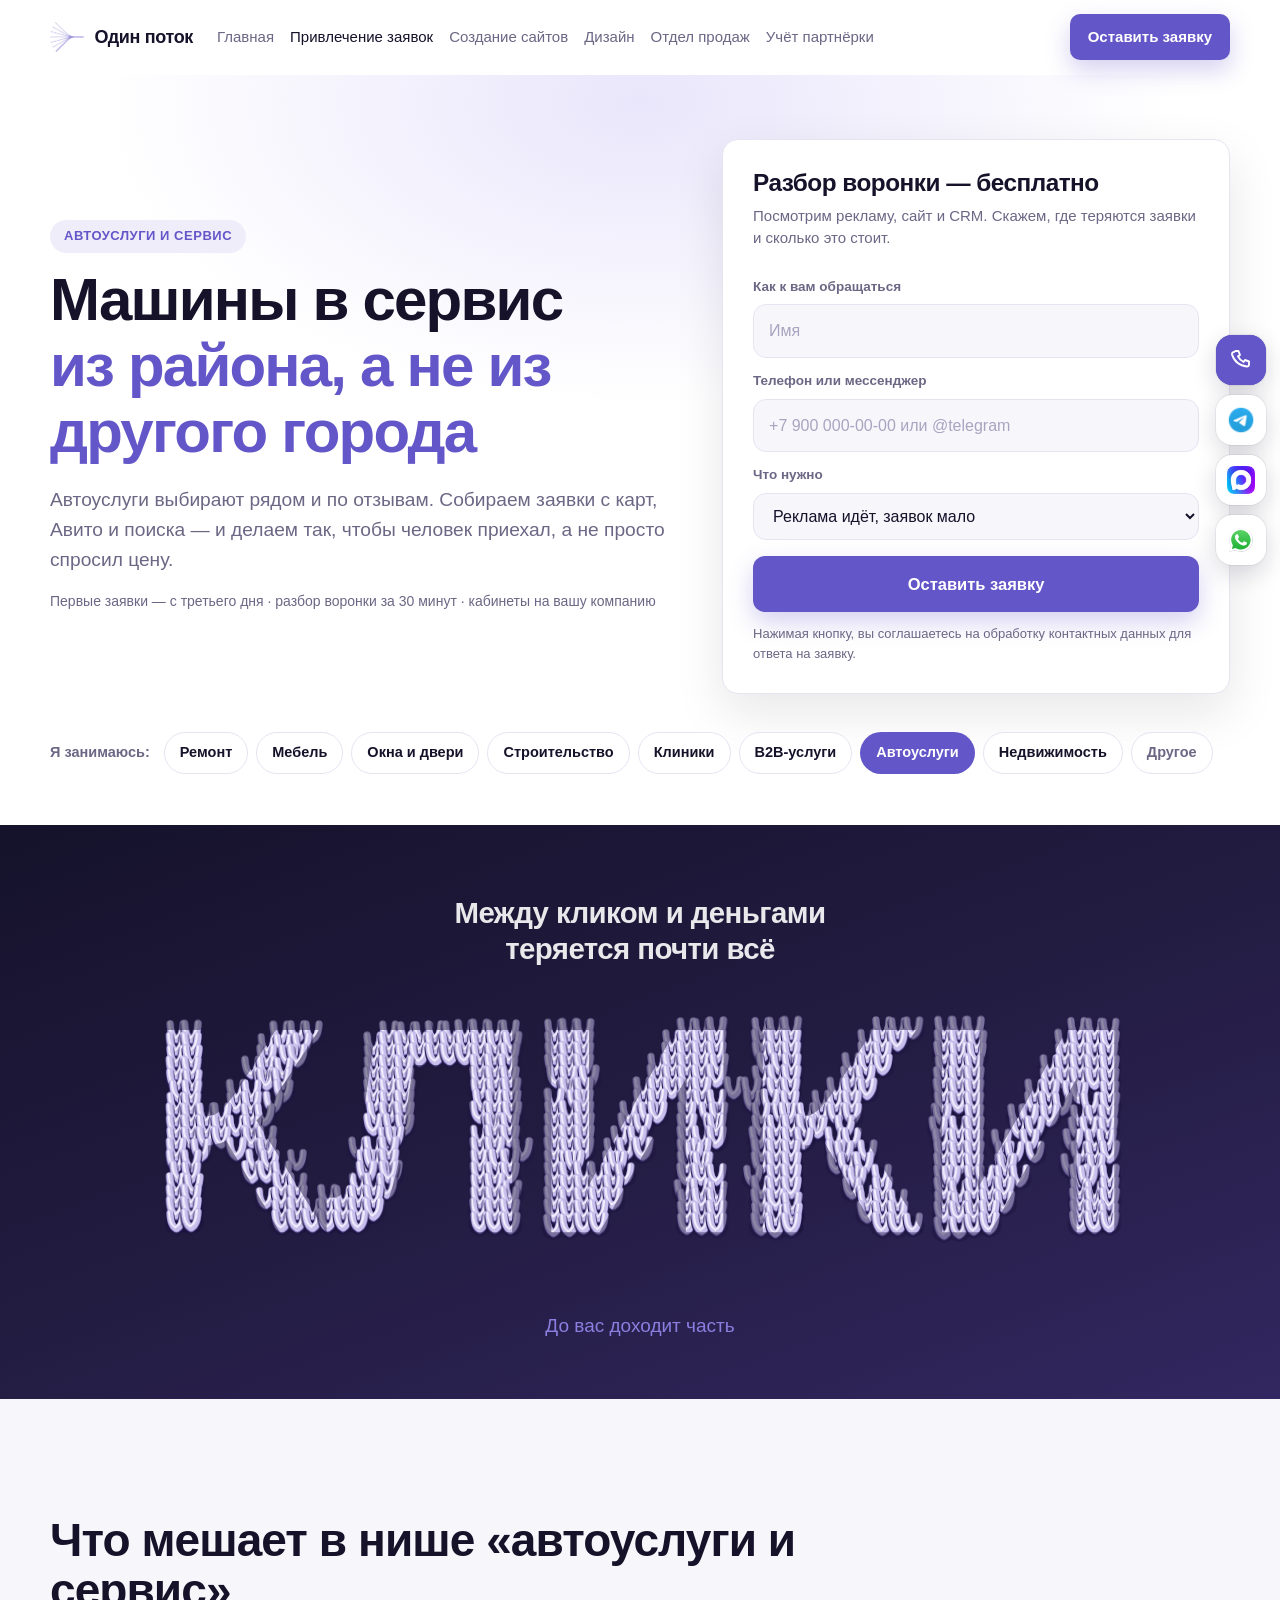
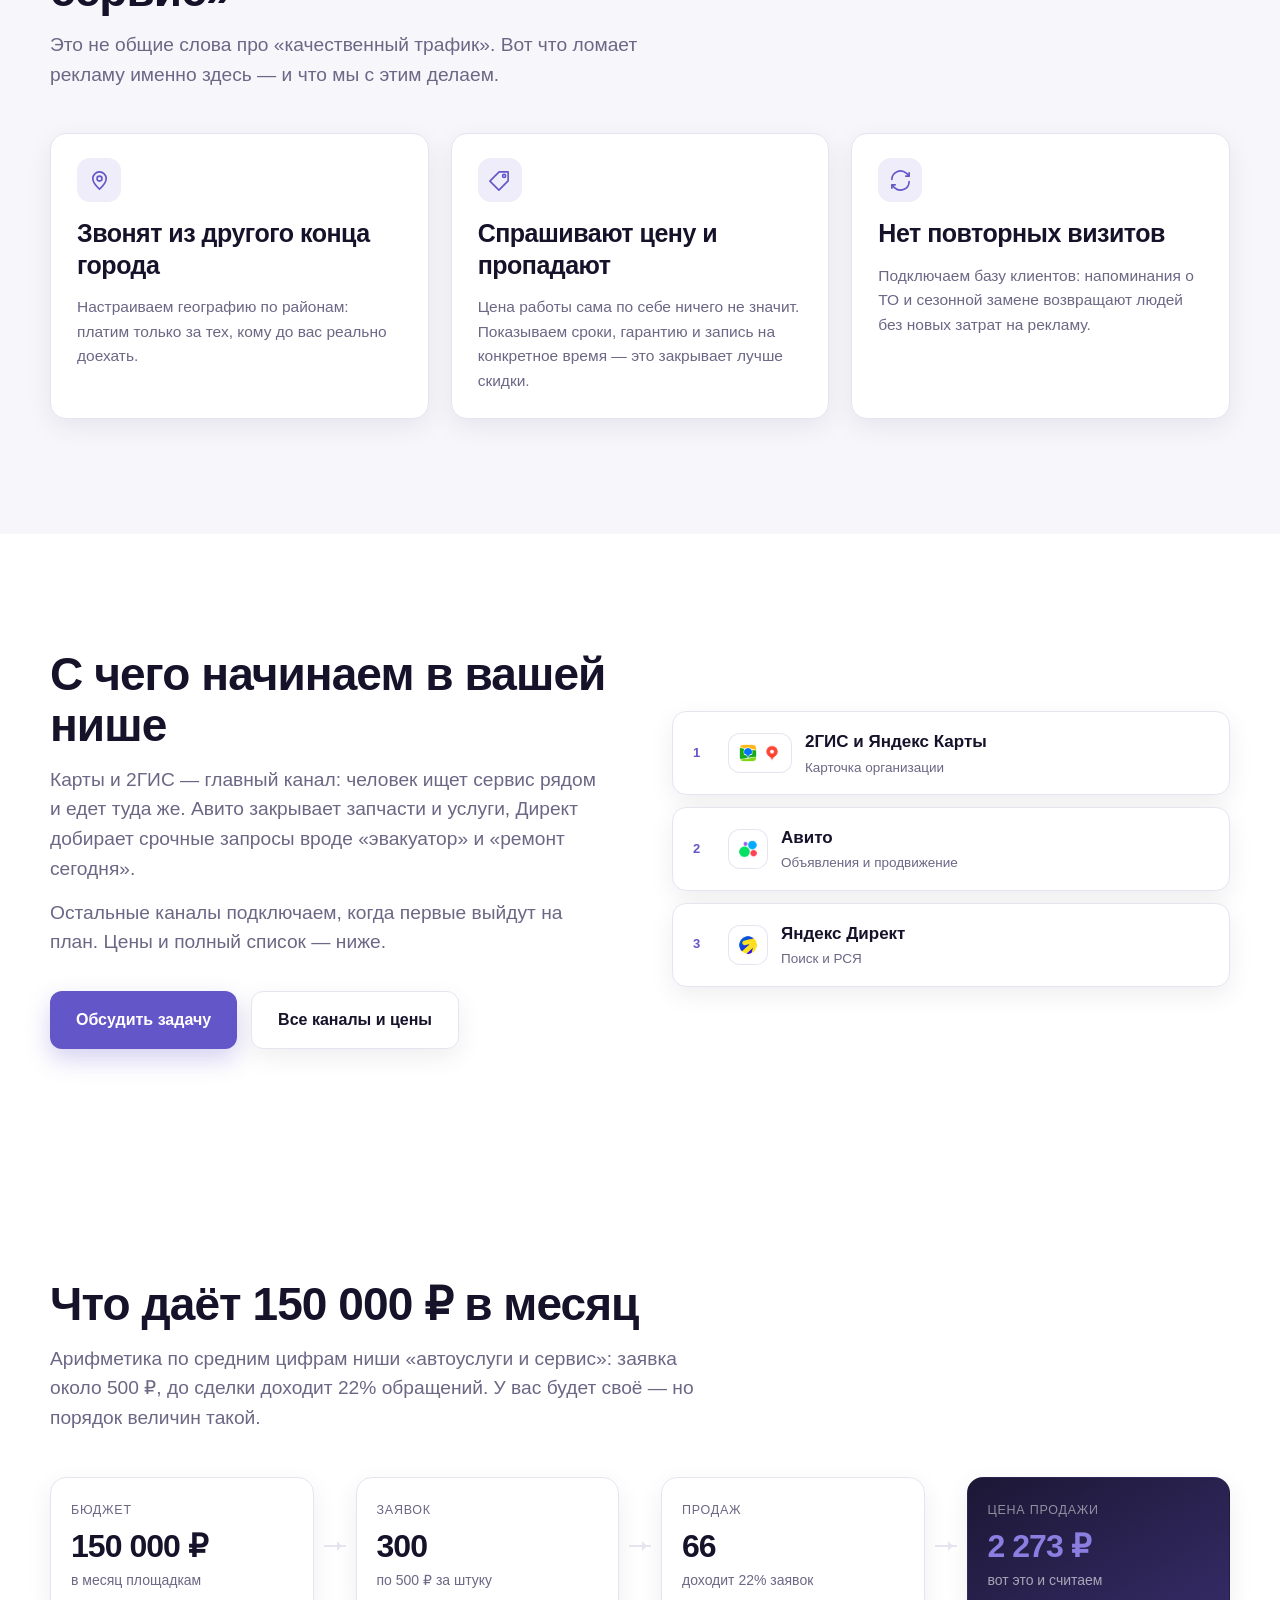
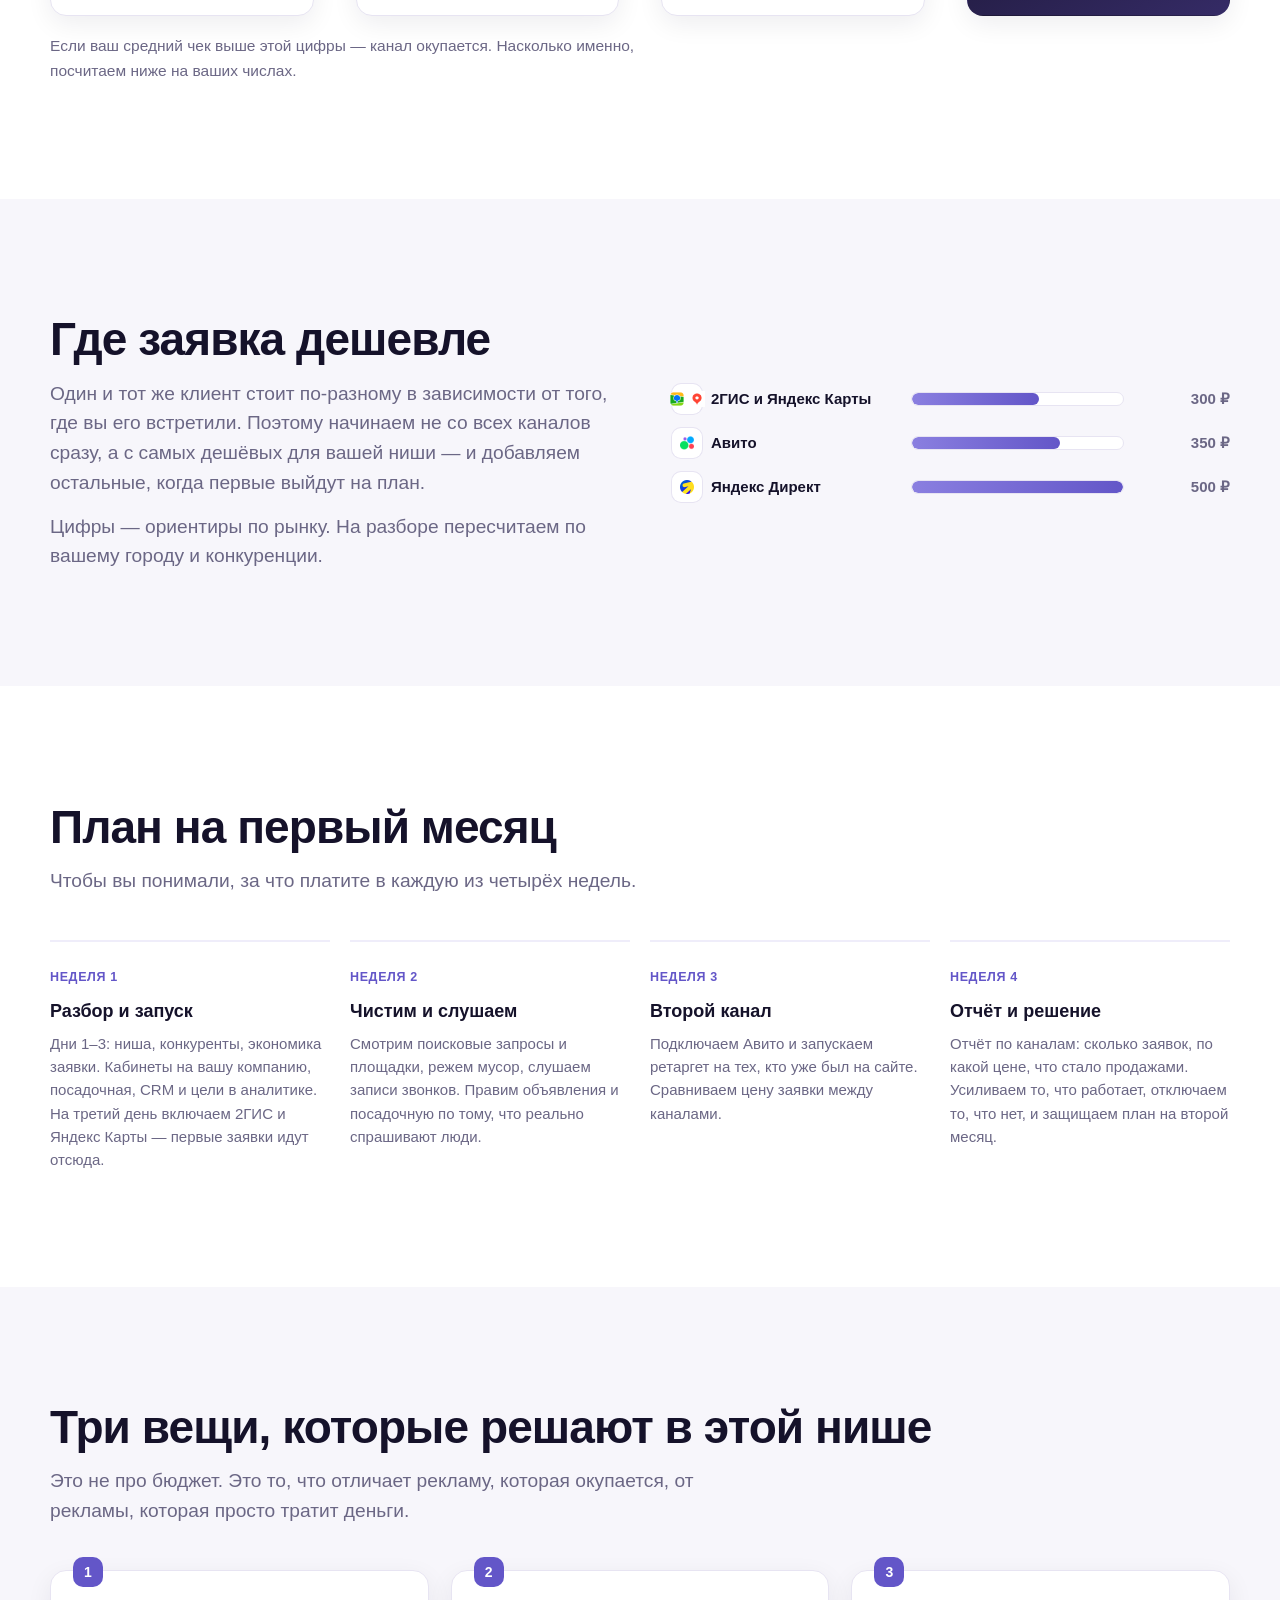
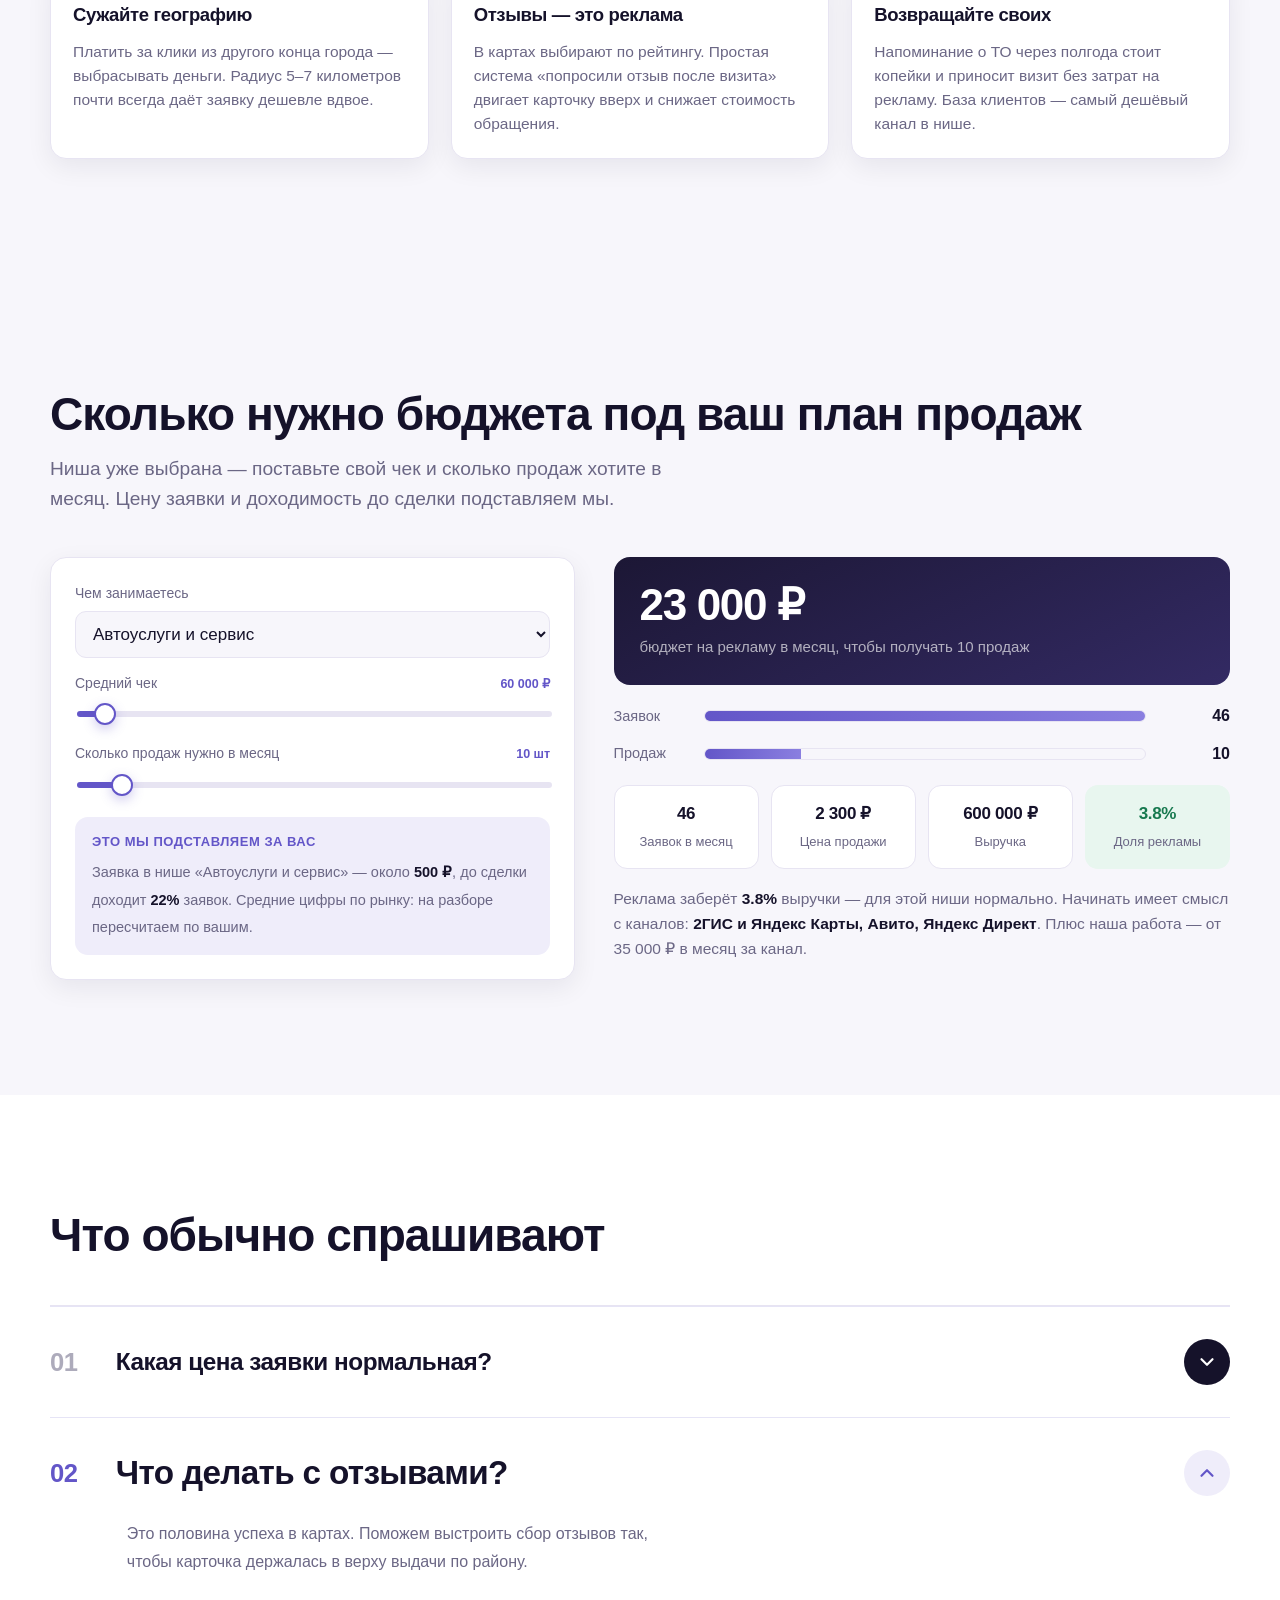
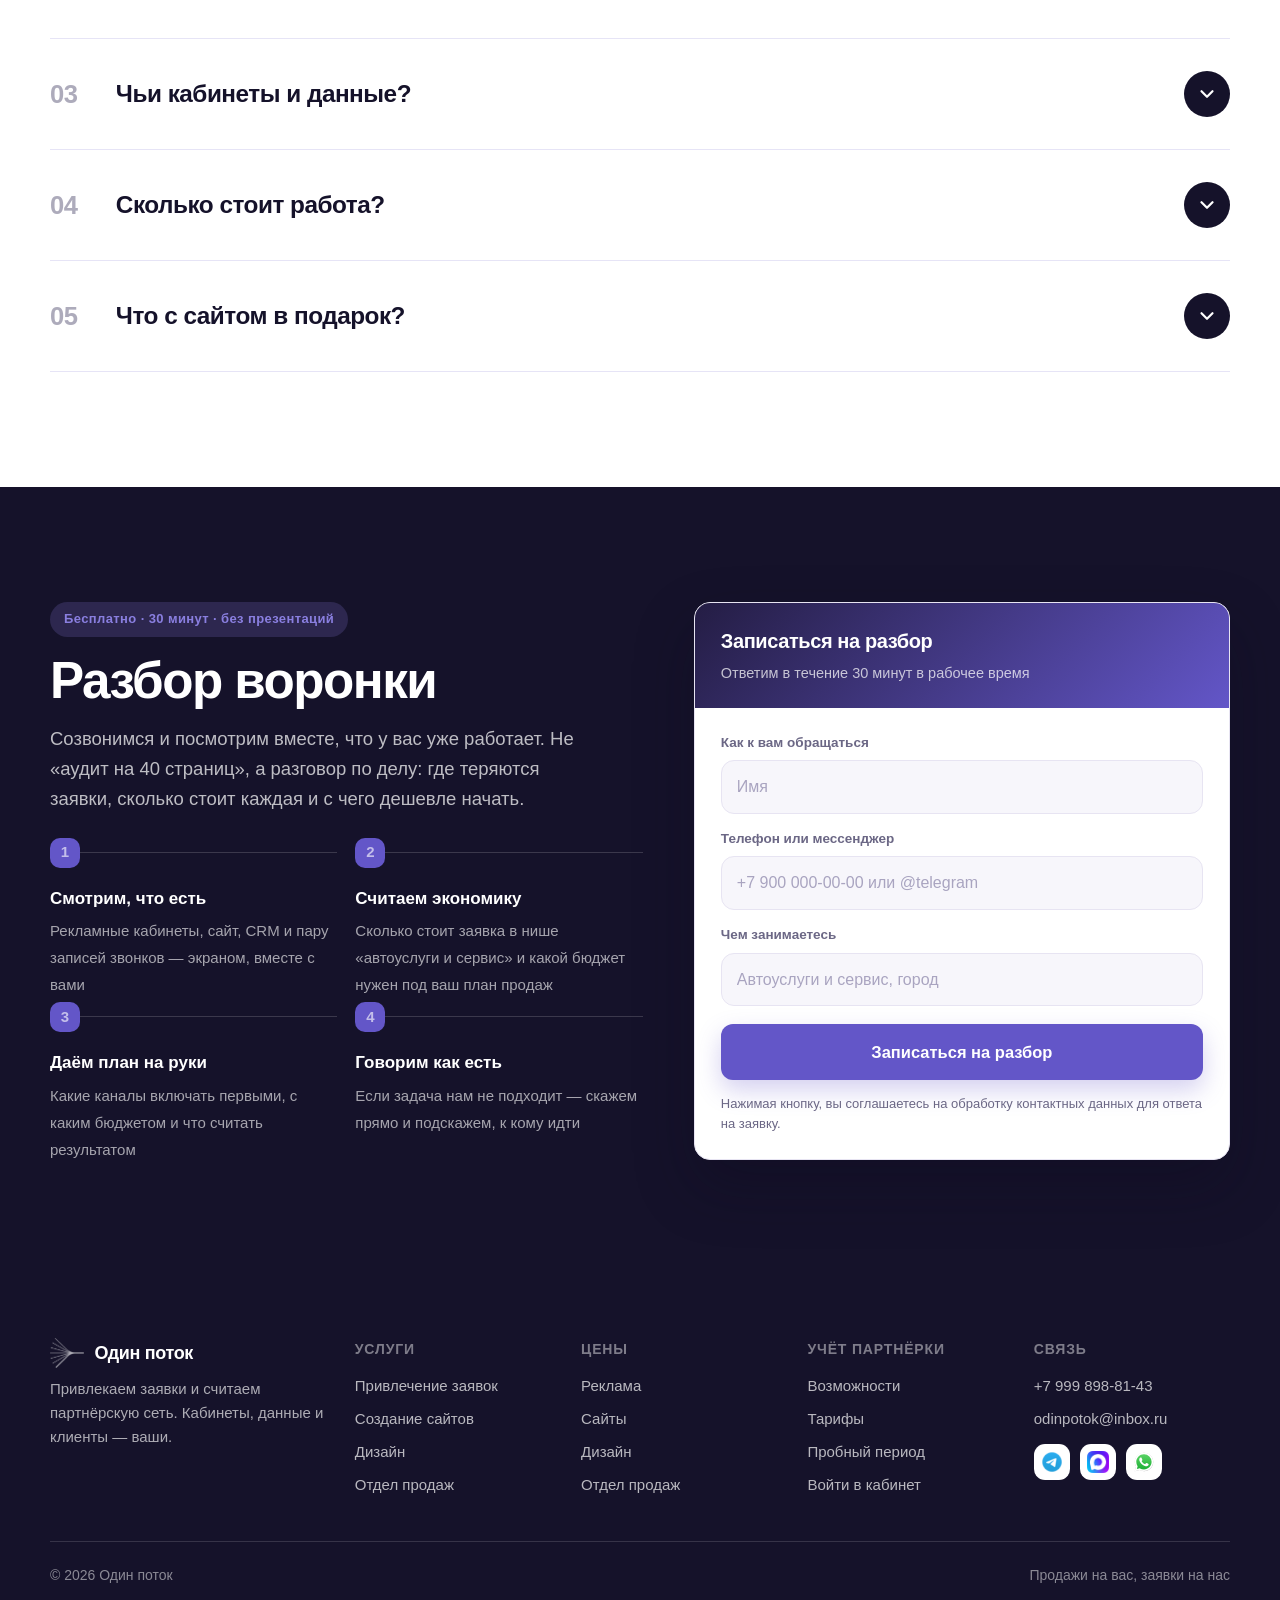
<file: n-avto.html>
<!doctype html>
<html lang="ru">
<head>
<meta charset="utf-8" />
<meta name="viewport" content="width=device-width, initial-scale=1" />
<title>Автоуслуги и сервис — реклама и заявки | «Один поток»</title>
<meta name="description" content="Автоуслуги и сервис: настраиваем рекламу и приводим заявки. 2ГИС и Яндекс Карты, Авито, Яндекс Директ под одним договором, первые заявки с третьего дня, кабинеты на вашу компанию." />
<link rel="icon" href="assets/logo-mark.png" />
<link rel="stylesheet" href="styles.css" />
</head>
<body data-page="agency">

<header class="head" id="head"></header>

<main>
<!-- ПЕРВЫЙ ЭКРАН -->
<section class="hero hero--page" id="start">
  <div class="wrap hero__in hero__in--split">
    <div>
      <span class="nst__tag">Автоуслуги и сервис</span>
      <h1 class="rise">Машины в сервис<br /><span>из района, а не из другого города</span></h1>
      <p class="lead rise">Автоуслуги выбирают рядом и по отзывам. Собираем заявки с карт, Авито и поиска — и делаем так, чтобы человек приехал, а не просто спросил цену.</p>
      <p class="hero__note rise">Первые заявки — с третьего дня · разбор воронки за 30 минут · кабинеты на вашу компанию</p>
    </div>
    <div data-hero-form="Реклама: Автоуслуги и сервис"
         data-title="Разбор воронки — бесплатно"
         data-sub="Посмотрим рекламу, сайт и CRM. Скажем, где теряются заявки и сколько это стоит."
         data-pick="Реклама идёт, заявок мало|Рекламы пока нет|Меняем подрядчика|Нужна сквозная аналитика|Пока просто посоветоваться"></div>
  </div>
  <div class="wrap nst rise">
    <span class="nst__t">Я занимаюсь:</span>
    <div class="nst__row"><a class="nst__i" href="n-remont.html">Ремонт</a><a class="nst__i" href="n-mebel.html">Мебель</a><a class="nst__i" href="n-okna.html">Окна и двери</a><a class="nst__i" href="n-stroika.html">Строительство</a><a class="nst__i" href="n-medicina.html">Клиники</a><a class="nst__i" href="n-b2b.html">B2B-услуги</a><a class="nst__i is-on" href="n-avto.html">Автоуслуги</a><a class="nst__i" href="n-nedvizhimost.html">Недвижимость</a><a class="nst__i nst__i--off" href="agency.html">Другое</a></div>
  </div>
</section>

<!-- ПОЛОСА «ПОТОК» -->
<section class="flowband">
  <div class="wrap">
    <canvas class="stream stream--band" data-flow="КЛИКИ|ЗАЯВКИ|ПРОДАЖИ|₽" data-caps="За них вы платите площадкам|До вас доходит часть|Из них закрывается часть|Ради этого всё и затевалось" aria-hidden="true"></canvas>
    <h2 class="flowband__h rise">Между кликом и деньгами теряется почти всё</h2>
    <div class="flowband__stage"></div>
    <p class="flowband__cap" data-flow-cap>&nbsp;</p>
  </div>
</section>

<!-- ЧТО МЕШАЕТ -->
<section class="section section--paper">
  <div class="wrap">
    <div class="rise" style="max-width:860px">
      <h2>Что мешает в нише «автоуслуги и сервис»</h2>
      <p class="lead mt-s">Это не общие слова про «качественный трафик». Вот что ломает рекламу именно здесь — и что мы с этим делаем.</p>
    </div>
    <div class="grid g3 mt-l">
      <div class="card card--pain rise"><span class="pain__ic" aria-hidden="true"><svg viewBox="0 0 24 24" fill="none"
      stroke="currentColor" stroke-width="1.7" stroke-linecap="round" stroke-linejoin="round"><path d="M12 21s7-6.2 7-11a7 7 0 1 0-14 0c0 4.8 7 11 7 11z"/><circle cx="12" cy="10" r="2.6"/></svg></span><h3>Звонят из другого конца города</h3><p class="mt-s">Настраиваем географию по районам: платим только за тех, кому до вас реально доехать.</p></div>
      <div class="card card--pain rise"><span class="pain__ic" aria-hidden="true"><svg viewBox="0 0 24 24" fill="none"
      stroke="currentColor" stroke-width="1.7" stroke-linecap="round" stroke-linejoin="round"><path d="M11.6 3H21v9.4L11.4 22 2 12.6z"/><circle cx="16.8" cy="7.2" r="1.6"/></svg></span><h3>Спрашивают цену и пропадают</h3><p class="mt-s">Цена работы сама по себе ничего не значит. Показываем сроки, гарантию и запись на конкретное время — это закрывает лучше скидки.</p></div>
      <div class="card card--pain rise"><span class="pain__ic" aria-hidden="true"><svg viewBox="0 0 24 24" fill="none"
      stroke="currentColor" stroke-width="1.7" stroke-linecap="round" stroke-linejoin="round"><path d="M3 11a9 9 0 0 1 15-6.7L21 7"/><path d="M21 4v3.5h-3.5"/><path d="M21 13a9 9 0 0 1-15 6.7L3 17"/><path d="M3 20v-3.5h3.5"/></svg></span><h3>Нет повторных визитов</h3><p class="mt-s">Подключаем базу клиентов: напоминания о ТО и сезонной замене возвращают людей без новых затрат на рекламу.</p></div>
    </div>
  </div>
</section>

<!-- КАНАЛЫ ПОД НИШУ -->
<section class="section">
  <div class="wrap split">
    <div class="rise">
      <h2>С чего начинаем в вашей нише</h2>
      <p class="lead mt-s">Карты и 2ГИС — главный канал: человек ищет сервис рядом и едет туда же. Авито закрывает запчасти и услуги, Директ добирает срочные запросы вроде «эвакуатор» и «ремонт сегодня».</p>
      <p class="lead mt-s">Остальные каналы подключаем, когда первые выйдут на план. Цены и полный список — ниже.</p>
      <div class="hero__cta" style="justify-content:flex-start">
        <a class="btn" href="#start">Обсудить задачу</a>
        <a class="btn btn--ghost" href="agency.html#prices">Все каналы и цены</a>
      </div>
    </div>
    <div class="nchs rise"><div class="nch"><span class="nch__step">1</span><span class="nch__ic"><img src="assets/logos/2gis.png" alt="" loading="lazy" /><img src="assets/logos/yandex-maps.png" alt="" loading="lazy" /></span><span class="nch__t"><b>2ГИС и Яндекс Карты</b><i>Карточка организации</i></span></div><div class="nch"><span class="nch__step">2</span><span class="nch__ic"><img src="assets/logos/avito.png" alt="" loading="lazy" /></span><span class="nch__t"><b>Авито</b><i>Объявления и продвижение</i></span></div><div class="nch"><span class="nch__step">3</span><span class="nch__ic"><img src="assets/logos/yandex.png" alt="" loading="lazy" /></span><span class="nch__t"><b>Яндекс Директ</b><i>Поиск и РСЯ</i></span></div></div>
  </div>
</section>

<!-- ЭКОНОМИКА -->
<section class="section">
  <div class="wrap">
    <h2 class="rise">Что даёт 150 000 ₽ в месяц</h2>
    <p class="lead mt-s rise">Арифметика по средним цифрам ниши «автоуслуги и сервис»: заявка около 500 ₽,
      до сделки доходит 22% обращений. У вас будет своё — но порядок величин такой.</p>
    <div class="eco mt-l rise">
      <div class="eco__i"><span class="eco__t">Бюджет</span><b>150 000 ₽</b><i>в месяц площадкам</i></div>
      <span class="eco__ar" aria-hidden="true"></span>
      <div class="eco__i"><span class="eco__t">Заявок</span><b>300</b><i>по 500 ₽ за штуку</i></div>
      <span class="eco__ar" aria-hidden="true"></span>
      <div class="eco__i"><span class="eco__t">Продаж</span><b>66</b><i>доходит 22% заявок</i></div>
      <span class="eco__ar" aria-hidden="true"></span>
      <div class="eco__i eco__i--out"><span class="eco__t">Цена продажи</span><b>2 273 ₽</b><i>вот это и считаем</i></div>
    </div>
    <p class="eco__note rise">Если ваш средний чек выше этой цифры — канал окупается. Насколько именно,
      посчитаем ниже на ваших числах.</p>
  </div>
</section>

<!-- ЦЕНА ЗАЯВКИ ПО КАНАЛАМ -->
<section class="section section--paper">
  <div class="wrap split">
    <div class="rise">
      <h2>Где заявка дешевле</h2>
      <p class="lead mt-s">Один и тот же клиент стоит по-разному в зависимости от того, где вы его встретили.
        Поэтому начинаем не со всех каналов сразу, а с самых дешёвых для вашей ниши — и добавляем остальные,
        когда первые выйдут на план.</p>
      <p class="lead mt-s">Цифры — ориентиры по рынку. На разборе пересчитаем по вашему городу и конкуренции.</p>
    </div>
    <div class="bars rise">
      <div class="bar">
        <span class="bar__n"><span class="nch__ic"><img src="assets/logos/2gis.png" alt="" loading="lazy" /><img src="assets/logos/yandex-maps.png" alt="" loading="lazy" /></span>2ГИС и Яндекс Карты</span>
        <span class="bar__track"><span class="bar__fill" style="width:60%"></span></span>
        <b class="bar__v">300 ₽</b>
      </div><div class="bar">
        <span class="bar__n"><span class="nch__ic"><img src="assets/logos/avito.png" alt="" loading="lazy" /></span>Авито</span>
        <span class="bar__track"><span class="bar__fill" style="width:70%"></span></span>
        <b class="bar__v">350 ₽</b>
      </div><div class="bar">
        <span class="bar__n"><span class="nch__ic"><img src="assets/logos/yandex.png" alt="" loading="lazy" /></span>Яндекс Директ</span>
        <span class="bar__track"><span class="bar__fill" style="width:100%"></span></span>
        <b class="bar__v">500 ₽</b>
      </div>
    </div>
  </div>
</section>

<!-- ПЛАН НА МЕСЯЦ -->
<section class="section">
  <div class="wrap">
    <h2 class="rise">План на первый месяц</h2>
    <p class="lead mt-s rise">Чтобы вы понимали, за что платите в каждую из четырёх недель.</p>
    <div class="wplan mt-l">
      <div class="wplan__i rise"><span class="wplan__w">Неделя 1</span>
        <b>Разбор и запуск</b>
        <span>Дни 1–3: ниша, конкуренты, экономика заявки. Кабинеты на вашу компанию, посадочная, CRM и цели
          в аналитике. На третий день включаем 2ГИС и Яндекс Карты — первые заявки идут отсюда.</span></div>
      <div class="wplan__i rise"><span class="wplan__w">Неделя 2</span>
        <b>Чистим и слушаем</b>
        <span>Смотрим поисковые запросы и площадки, режем мусор, слушаем записи звонков. Правим объявления
          и посадочную по тому, что реально спрашивают люди.</span></div>
      <div class="wplan__i rise"><span class="wplan__w">Неделя 3</span>
        <b>Второй канал</b>
        <span>Подключаем Авито и запускаем ретаргет на тех, кто уже был на сайте.
          Сравниваем цену заявки между каналами.</span></div>
      <div class="wplan__i rise"><span class="wplan__w">Неделя 4</span>
        <b>Отчёт и решение</b>
        <span>Отчёт по каналам: сколько заявок, по какой цене, что стало продажами. Усиливаем то, что работает,
          отключаем то, что нет, и защищаем план на второй месяц.</span></div>
    </div>
  </div>
</section>

<!-- СОВЕТЫ -->
<section class="section section--paper">
  <div class="wrap">
    <h2 class="rise">Три вещи, которые решают в этой нише</h2>
    <p class="lead mt-s rise">Это не про бюджет. Это то, что отличает рекламу, которая окупается,
      от рекламы, которая просто тратит деньги.</p>
    <div class="grid g3 mt-l">
      <div class="tip rise"><span class="tip__n">1</span><h3>Сужайте географию</h3><p class="mt-s">Платить за клики из другого конца города — выбрасывать деньги. Радиус 5–7 километров почти всегда даёт заявку дешевле вдвое.</p></div>
      <div class="tip rise"><span class="tip__n">2</span><h3>Отзывы — это реклама</h3><p class="mt-s">В картах выбирают по рейтингу. Простая система «попросили отзыв после визита» двигает карточку вверх и снижает стоимость обращения.</p></div>
      <div class="tip rise"><span class="tip__n">3</span><h3>Возвращайте своих</h3><p class="mt-s">Напоминание о ТО через полгода стоит копейки и приносит визит без затрат на рекламу. База клиентов — самый дешёвый канал в нише.</p></div>
    </div>
  </div>
</section>

<!-- КАЛЬКУЛЯТОР -->
<section class="section section--paper" id="calc-sec">
  <div class="wrap">
    <h2 class="rise">Сколько нужно бюджета под ваш план продаж</h2>
    <p class="lead mt-s rise">Ниша уже выбрана — поставьте свой чек и сколько продаж хотите в месяц.
      Цену заявки и доходимость до сделки подставляем мы.</p>
    <div class="calc2 mt-l rise" id="calc" data-niche="Автоуслуги и сервис"></div>
  </div>
</section>

<!-- ВОПРОСЫ -->
<section class="section" id="faq">
  <div class="wrap">
    <h2 class="rise">Что обычно спрашивают</h2>
    <div class="faq mt-l rise">
      <details><summary>Какая цена заявки нормальная?</summary><p>Около 500 ₽ — одна из самых дешёвых ниш, и до визита доходит примерно каждая пятая. Считаем не заявку, а стоимость приехавшей машины.</p></details>
      <details><summary>Что делать с отзывами?</summary><p>Это половина успеха в картах. Поможем выстроить сбор отзывов так, чтобы карточка держалась в верху выдачи по району.</p></details>
      <details><summary>Чьи кабинеты и данные?</summary><p>Ваши. Рекламные кабинеты, CRM, домены и аналитика оформлены на вашу компанию. Если мы расстанемся, всё остаётся у вас вместе с историей и статистикой.</p></details>
      <details><summary>Сколько стоит работа?</summary><p>От 35 000 ₽ в месяц за канал, полный пакет — 200 000 ₽. Абонплата фиксированная и не зависит от рекламного бюджета: бюджет вы платите площадкам напрямую.</p></details>
      <details><summary>Что с сайтом в подарок?</summary><p>При работе от трёх месяцев собираем посадочную под ваш оффер, подключаем аналитику и формы и отдаём с доступами. Число каналов роли не играет.</p></details>
    </div>
  </div>
</section>

<!-- ЗАЯВКА -->
<section class="section section--ink" id="go">
  <div class="wrap audit">
    <div class="rise">
      <span class="audit__tag">Бесплатно · 30 минут · без презентаций</span>
      <h2 class="audit__h">Разбор воронки</h2>
      <p class="audit__lead">Созвонимся и посмотрим вместе, что у вас уже работает. Не «аудит на 40 страниц»,
        а разговор по делу: где теряются заявки, сколько стоит каждая и с чего дешевле начать.</p>
      <div class="audit__grid">
        <div class="audit__i"><span class="audit__n">1</span><b>Смотрим, что есть</b>
          <span>Рекламные кабинеты, сайт, CRM и пару записей звонков — экраном, вместе с вами</span></div>
        <div class="audit__i"><span class="audit__n">2</span><b>Считаем экономику</b>
          <span>Сколько стоит заявка в нише «автоуслуги и сервис» и какой бюджет нужен под ваш план продаж</span></div>
        <div class="audit__i"><span class="audit__n">3</span><b>Даём план на руки</b>
          <span>Какие каналы включать первыми, с каким бюджетом и что считать результатом</span></div>
        <div class="audit__i"><span class="audit__n">4</span><b>Говорим как есть</b>
          <span>Если задача нам не подходит — скажем прямо и подскажем, к кому идти</span></div>
      </div>
    </div>

    <form class="formcard rise" data-lead="Разбор воронки: Автоуслуги и сервис" novalidate>
      <div class="formcard__top">
        <b>Записаться на разбор</b>
        <span>Ответим в течение 30 минут в рабочее время</span>
      </div>
      <div class="formcard__body">
        <div class="f"><label for="n">Как к вам обращаться</label><input id="n" name="name" placeholder="Имя" autocomplete="name" required /></div>
        <div class="f"><label for="c">Телефон или мессенджер</label><input id="c" name="contact" placeholder="+7 900 000-00-00 или @telegram" required /></div>
        <div class="f"><label for="b">Чем занимаетесь</label><input id="b" name="biz" placeholder="Автоуслуги и сервис, город" /></div>
        <button class="btn btn--wide" type="submit">Записаться на разбор</button>
        <div class="form__ok">Готово — открылся мессенджер с вашей заявкой. Если он не открылся, напишите нам напрямую: контакты в подвале.</div>
        <p class="form__note">Нажимая кнопку, вы соглашаетесь на обработку контактных данных для ответа на заявку.</p>
      </div>
    </form>
  </div>
</section>
</main>

<footer class="foot" id="foot"></footer>
<script src="app.js"></script>
<script src="stream.js"></script>
<script src="widgets.js"></script>
</body>
</html>
</file>
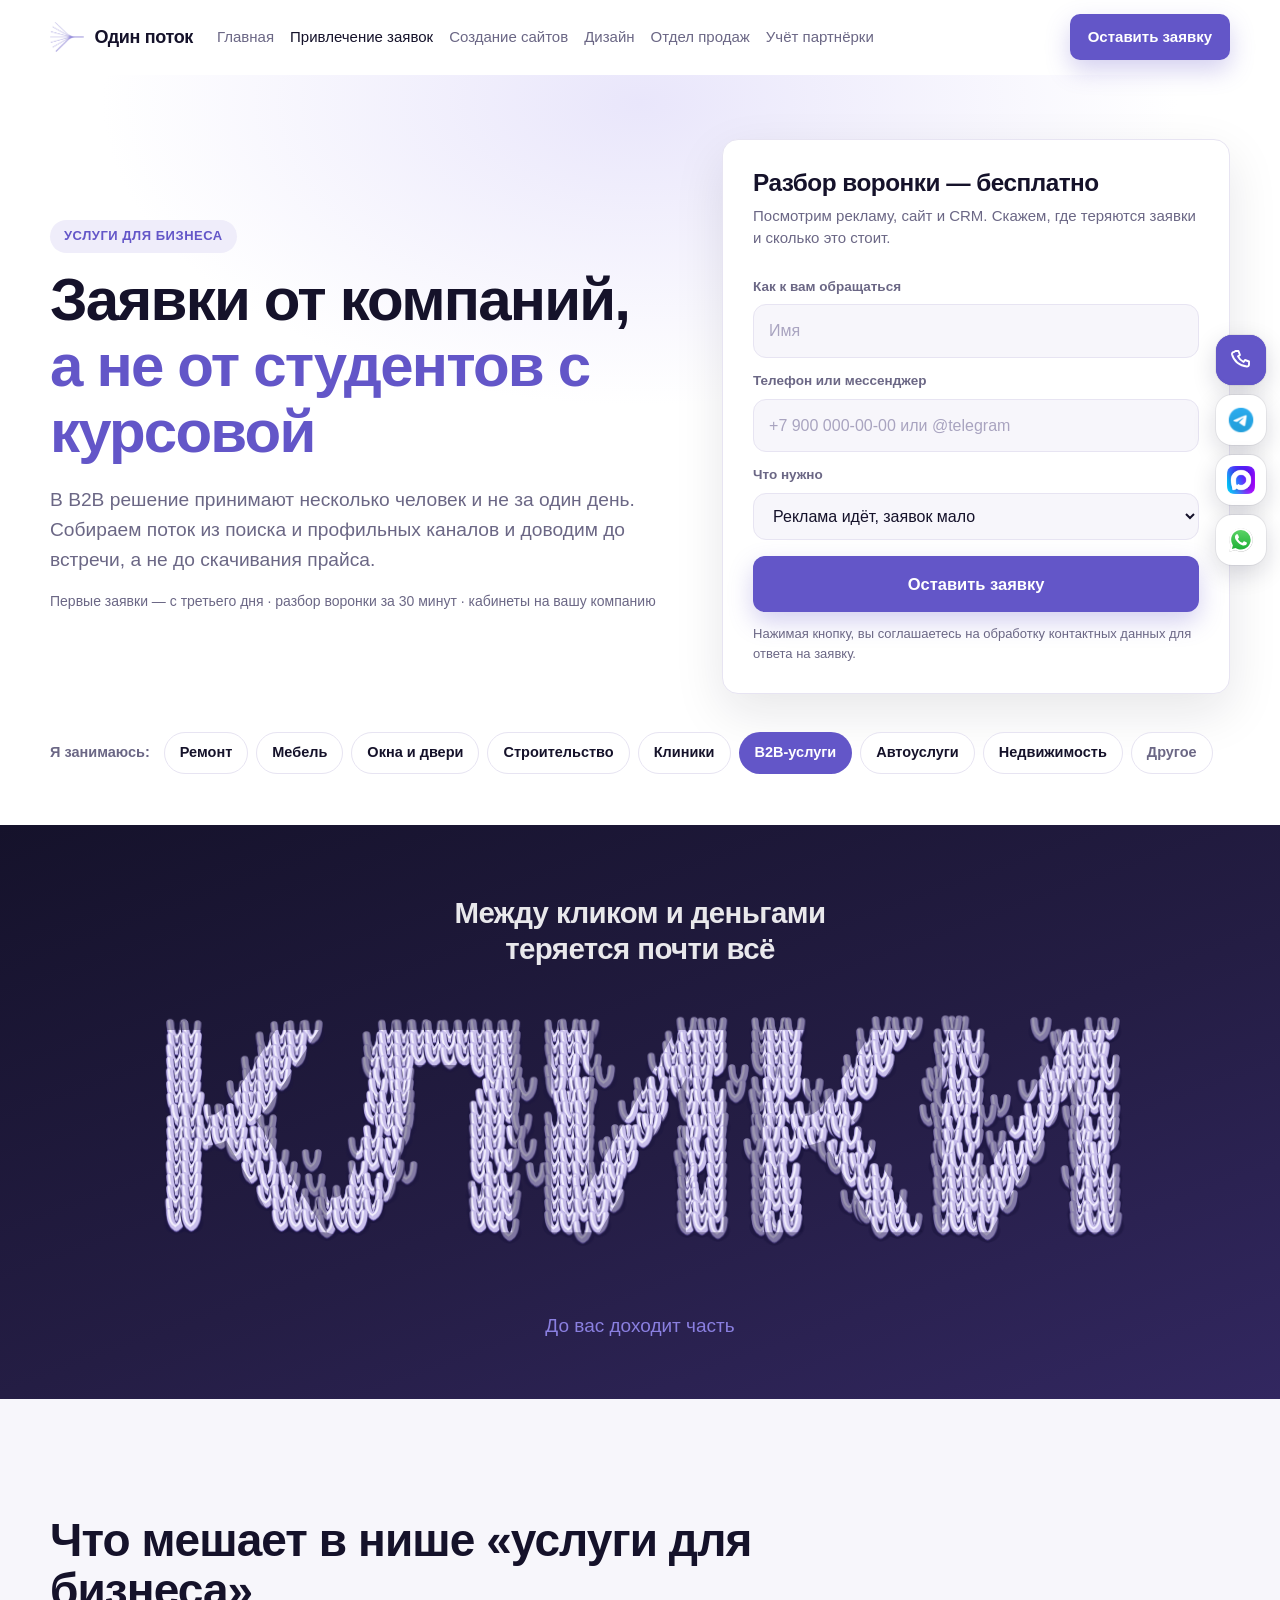
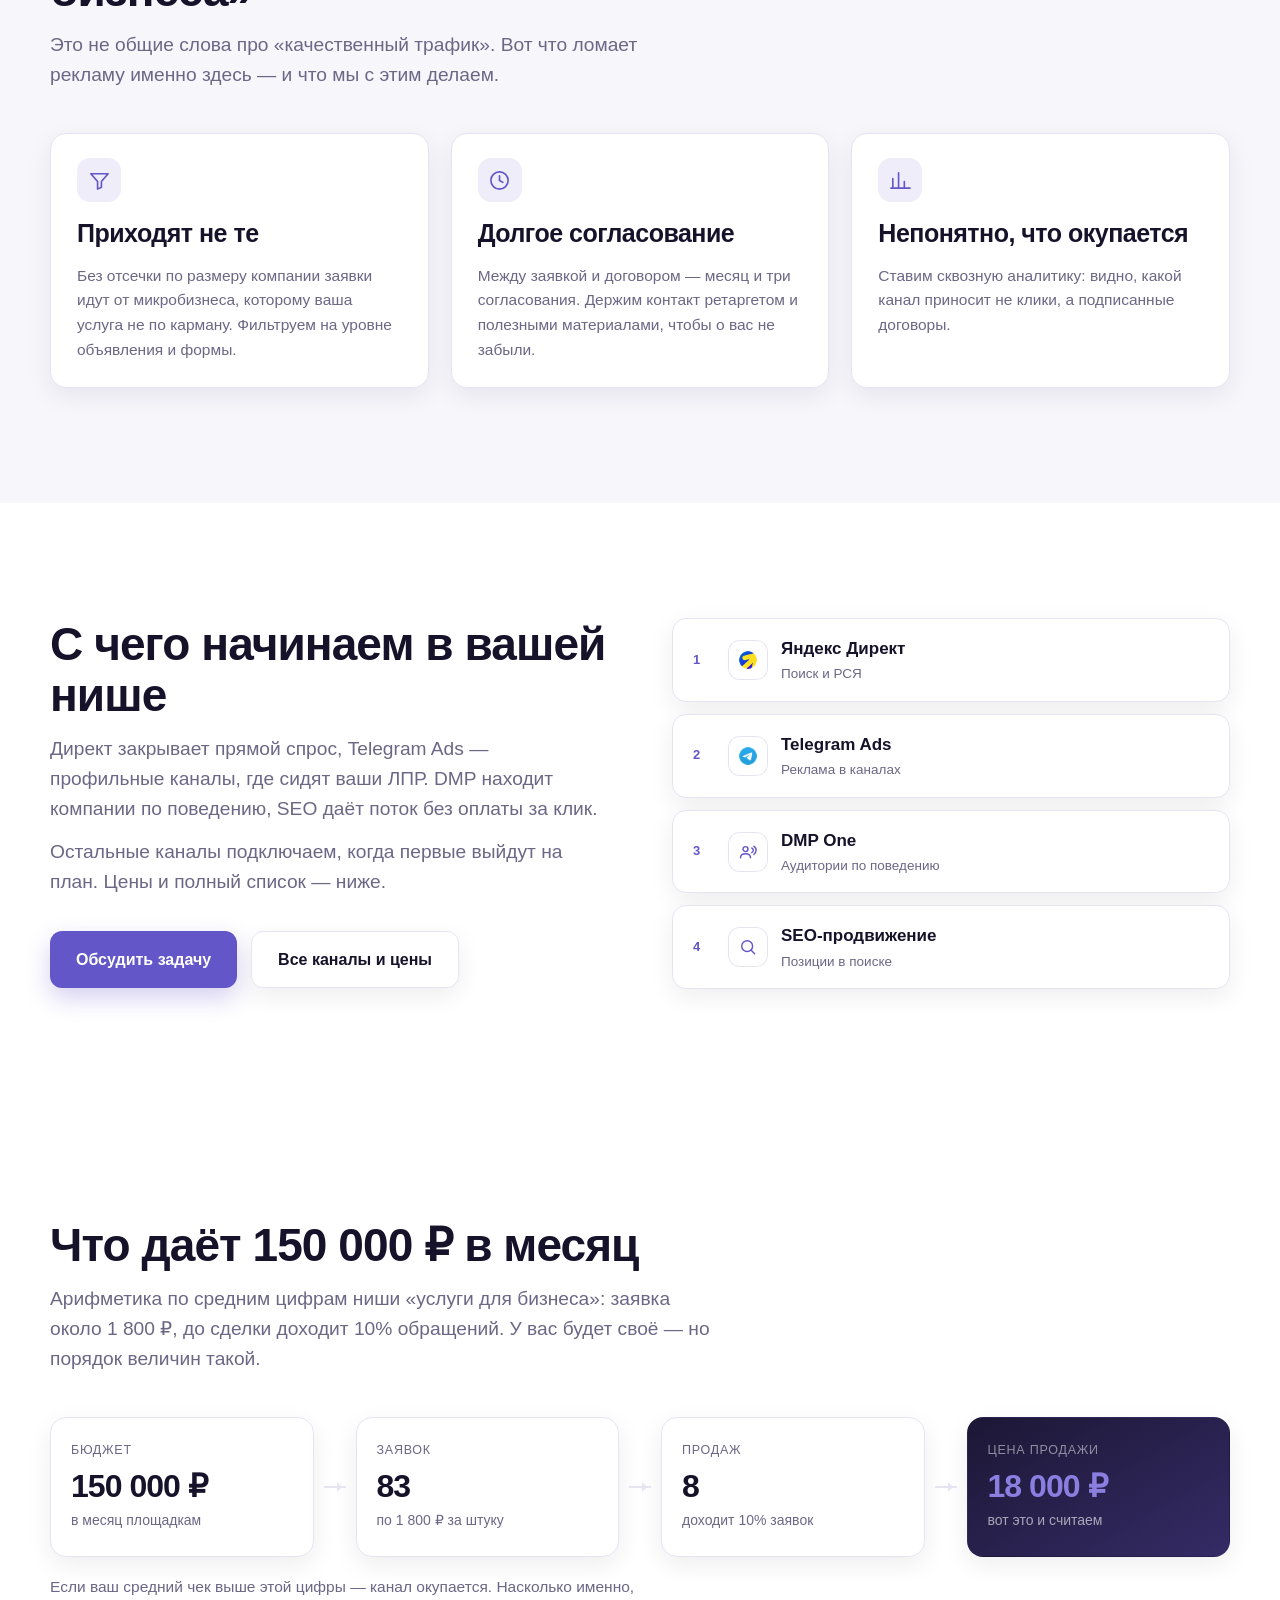
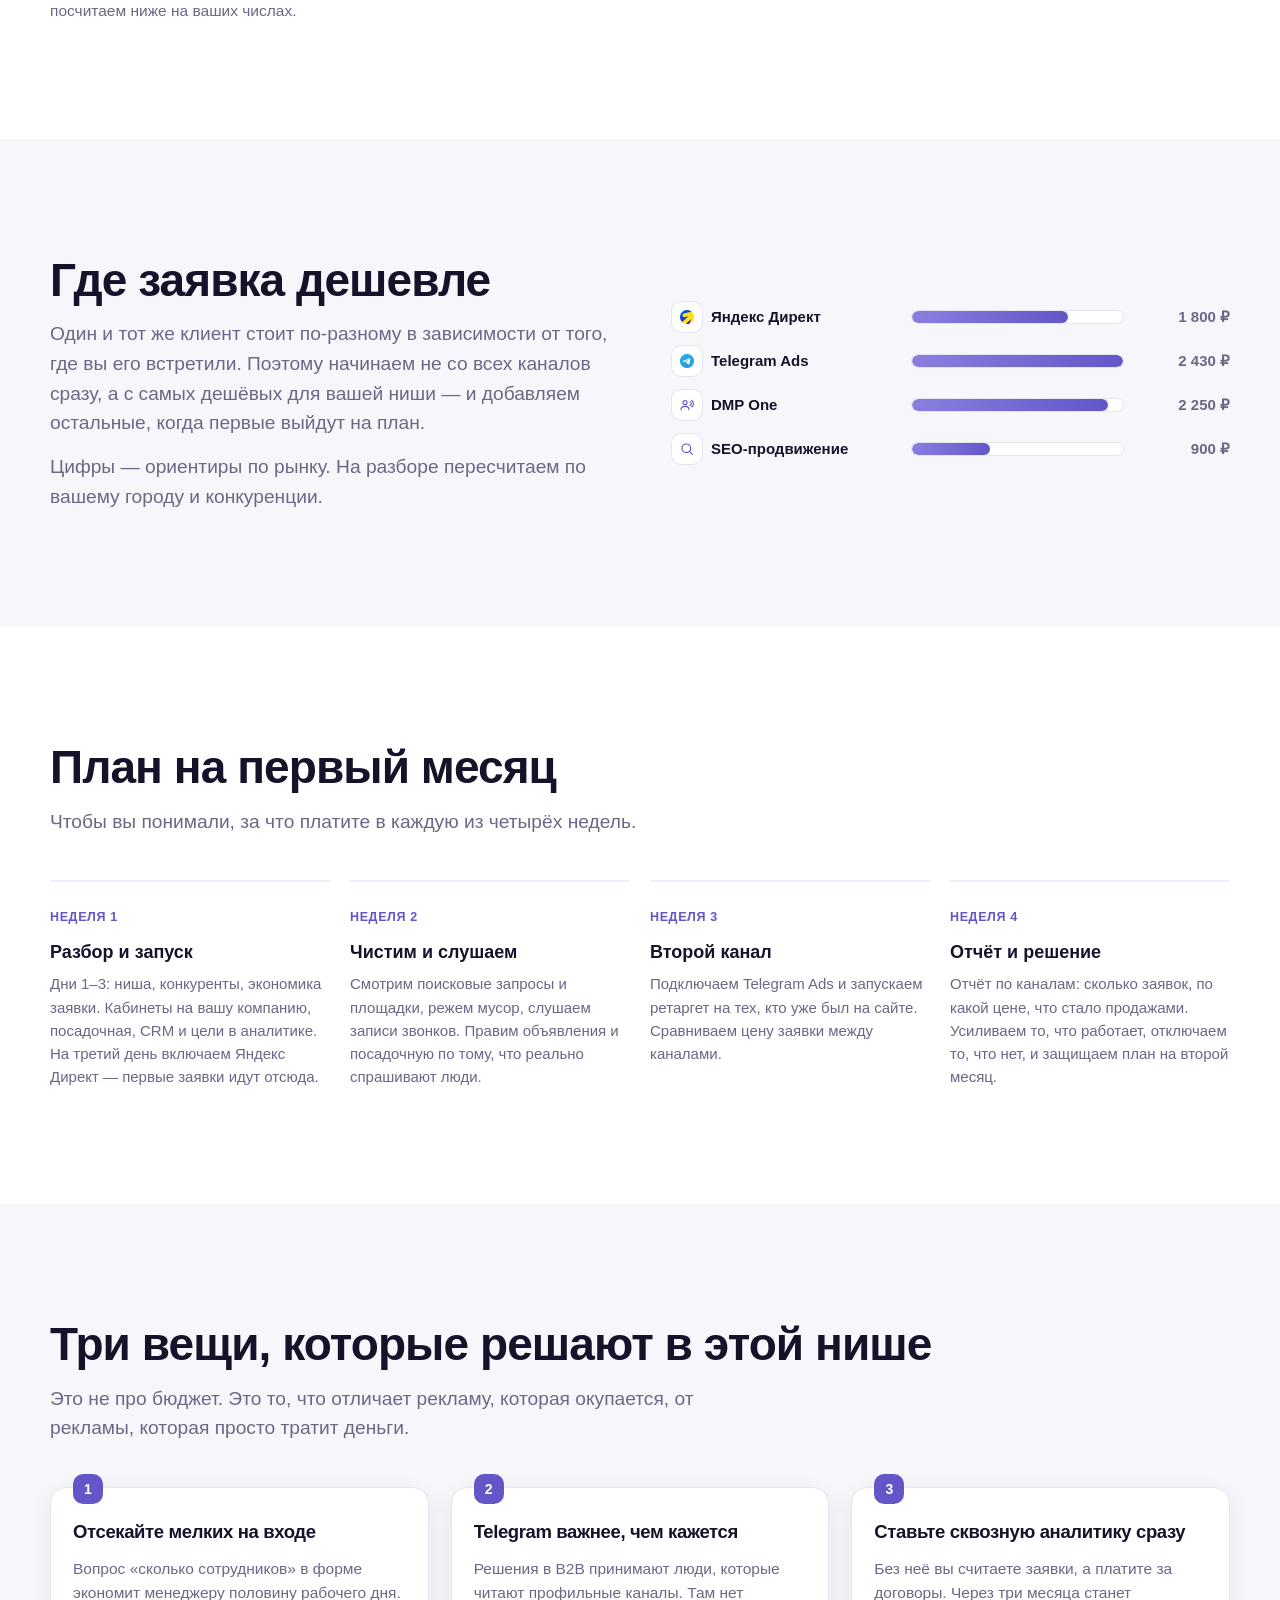
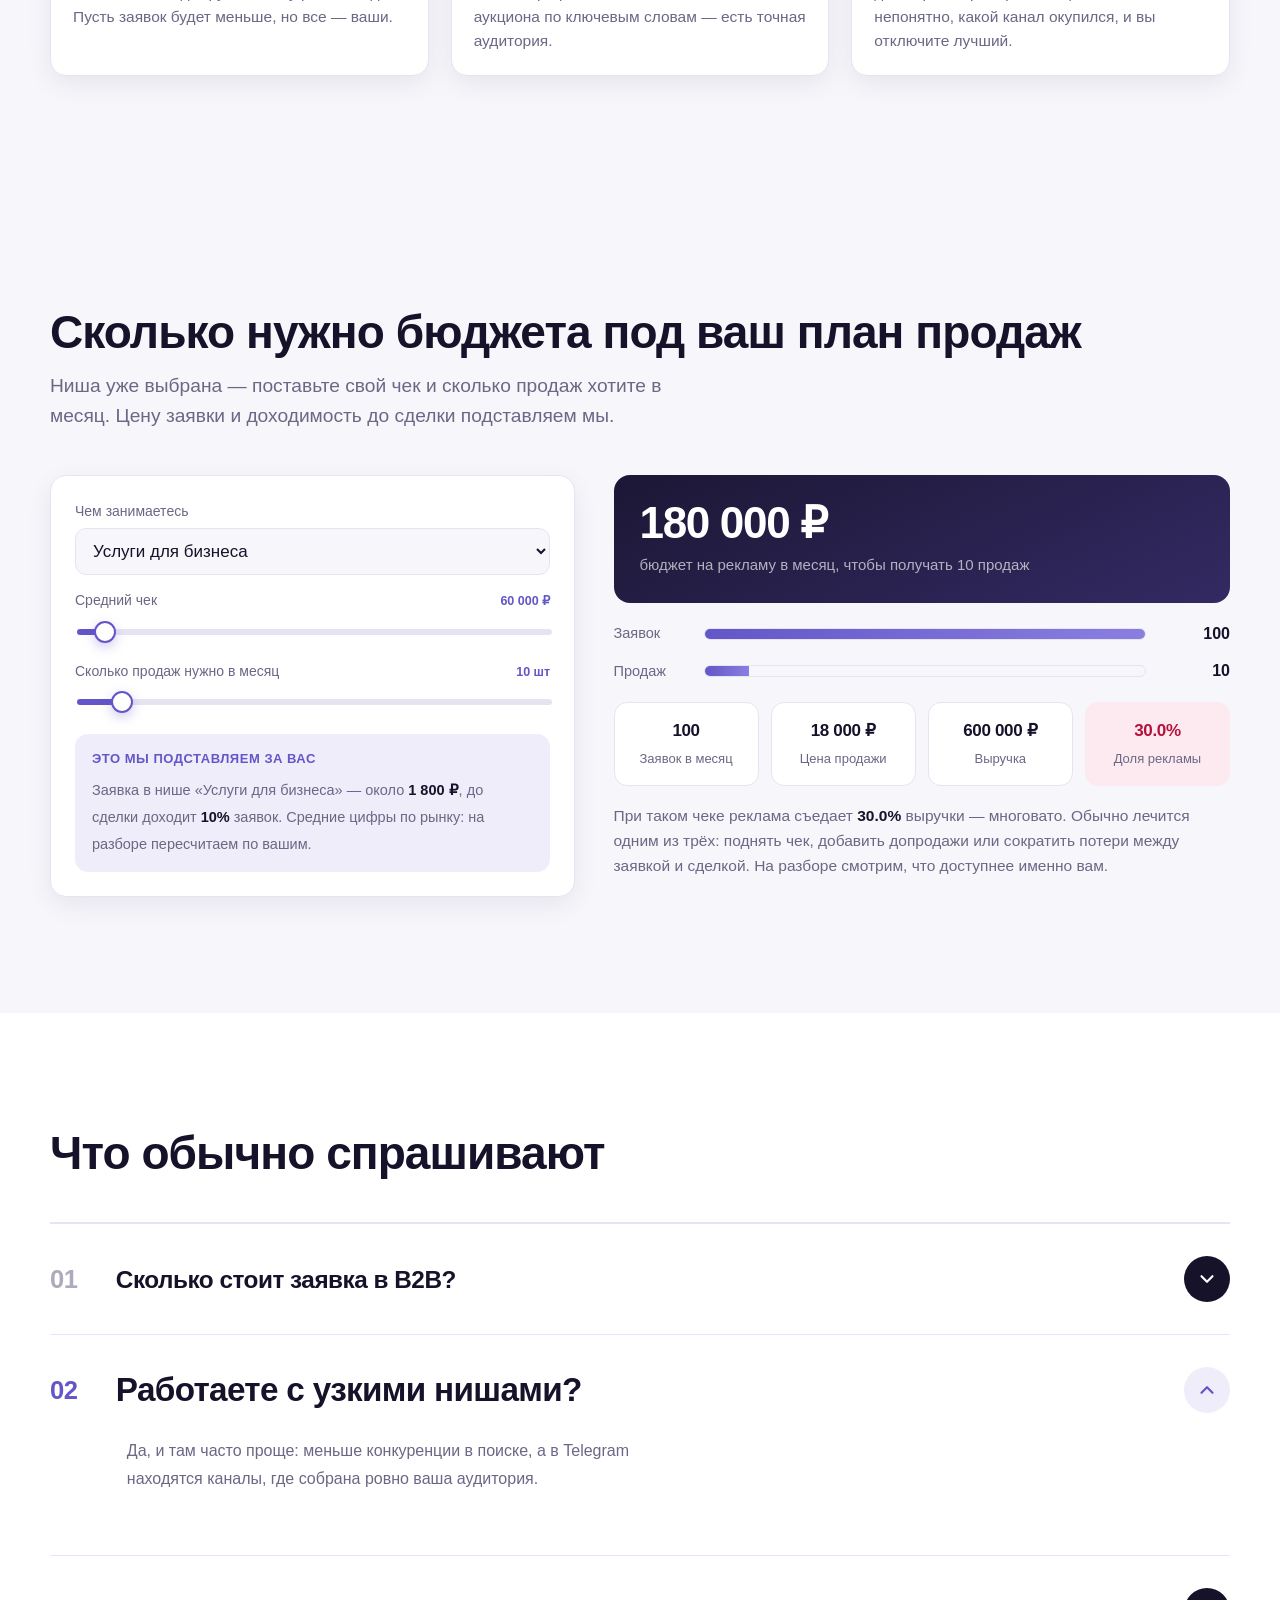
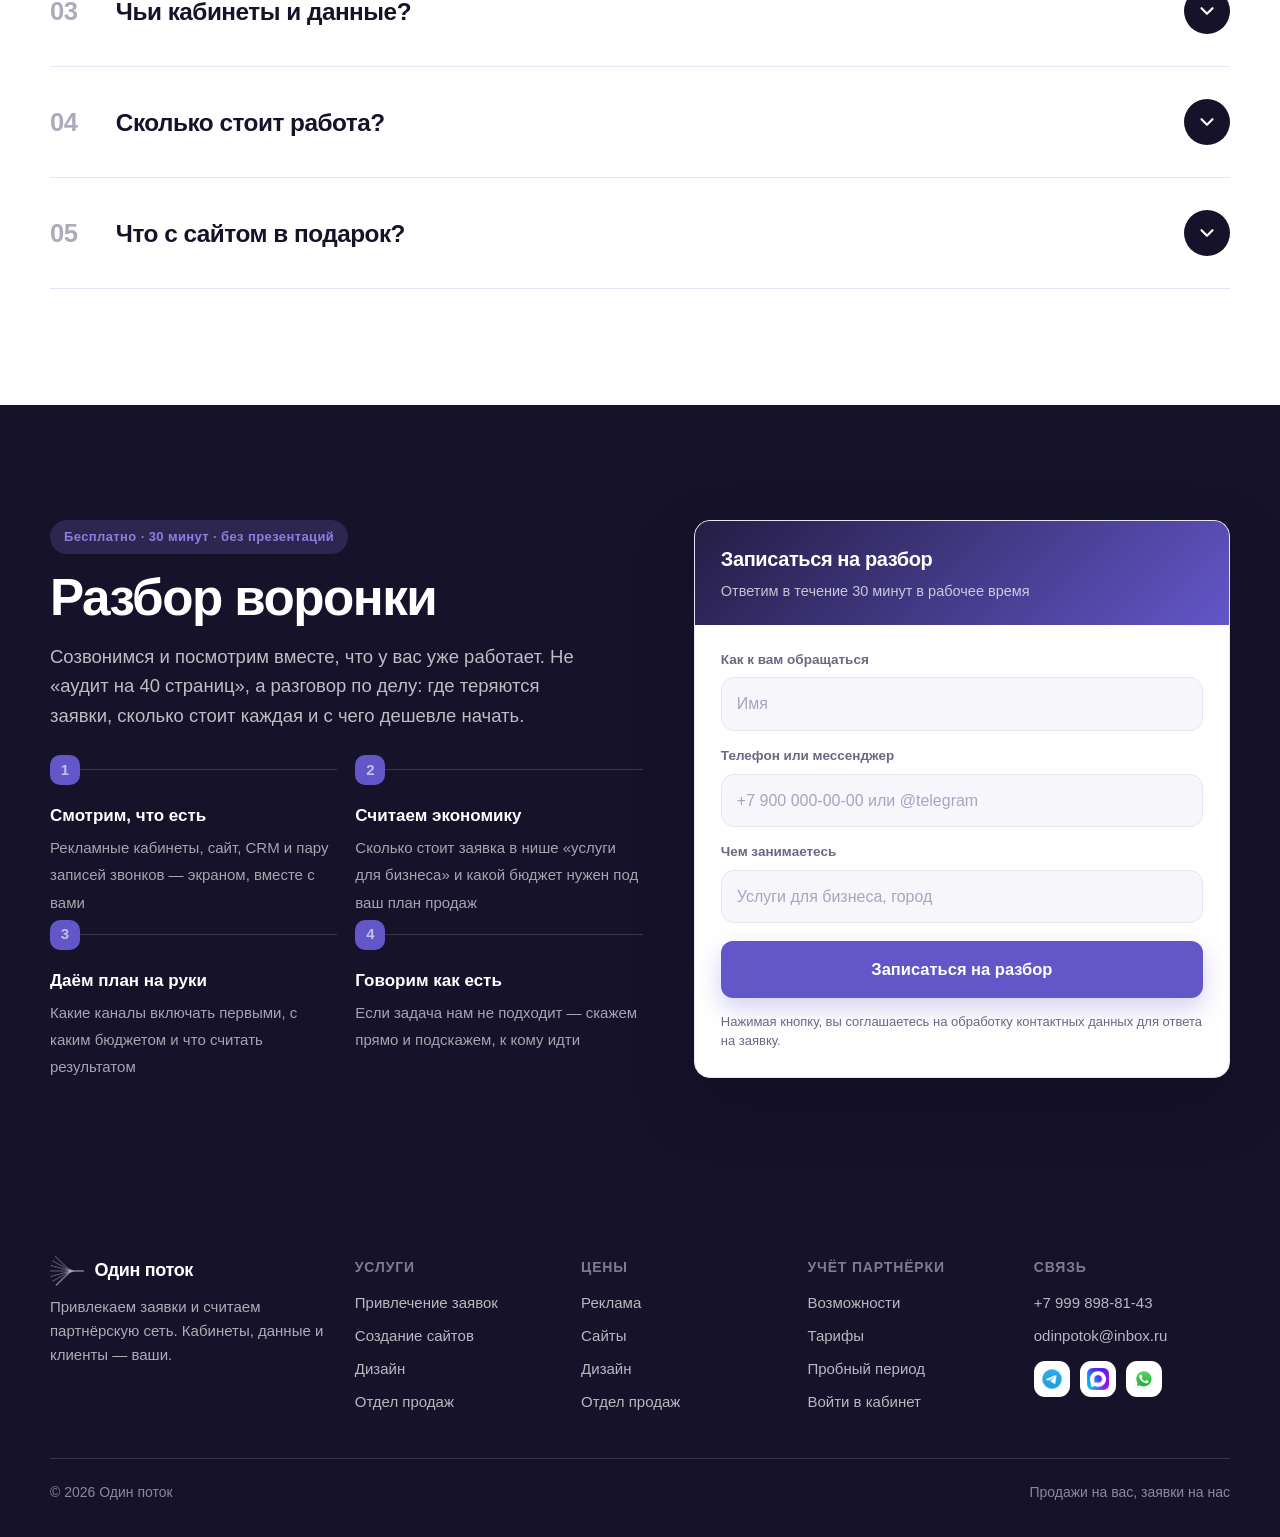
<file: n-b2b.html>
<!doctype html>
<html lang="ru">
<head>
<meta charset="utf-8" />
<meta name="viewport" content="width=device-width, initial-scale=1" />
<title>Услуги для бизнеса — реклама и заявки | «Один поток»</title>
<meta name="description" content="Услуги для бизнеса: настраиваем рекламу и приводим заявки. Яндекс Директ, Telegram Ads, DMP One, SEO-продвижение под одним договором, первые заявки с третьего дня, кабинеты на вашу компанию." />
<link rel="icon" href="assets/logo-mark.png" />
<link rel="stylesheet" href="styles.css" />
</head>
<body data-page="agency">

<header class="head" id="head"></header>

<main>
<!-- ПЕРВЫЙ ЭКРАН -->
<section class="hero hero--page" id="start">
  <div class="wrap hero__in hero__in--split">
    <div>
      <span class="nst__tag">Услуги для бизнеса</span>
      <h1 class="rise">Заявки от компаний,<br /><span>а не от студентов с курсовой</span></h1>
      <p class="lead rise">В B2B решение принимают несколько человек и не за один день. Собираем поток из поиска и профильных каналов и доводим до встречи, а не до скачивания прайса.</p>
      <p class="hero__note rise">Первые заявки — с третьего дня · разбор воронки за 30 минут · кабинеты на вашу компанию</p>
    </div>
    <div data-hero-form="Реклама: Услуги для бизнеса"
         data-title="Разбор воронки — бесплатно"
         data-sub="Посмотрим рекламу, сайт и CRM. Скажем, где теряются заявки и сколько это стоит."
         data-pick="Реклама идёт, заявок мало|Рекламы пока нет|Меняем подрядчика|Нужна сквозная аналитика|Пока просто посоветоваться"></div>
  </div>
  <div class="wrap nst rise">
    <span class="nst__t">Я занимаюсь:</span>
    <div class="nst__row"><a class="nst__i" href="n-remont.html">Ремонт</a><a class="nst__i" href="n-mebel.html">Мебель</a><a class="nst__i" href="n-okna.html">Окна и двери</a><a class="nst__i" href="n-stroika.html">Строительство</a><a class="nst__i" href="n-medicina.html">Клиники</a><a class="nst__i is-on" href="n-b2b.html">B2B-услуги</a><a class="nst__i" href="n-avto.html">Автоуслуги</a><a class="nst__i" href="n-nedvizhimost.html">Недвижимость</a><a class="nst__i nst__i--off" href="agency.html">Другое</a></div>
  </div>
</section>

<!-- ПОЛОСА «ПОТОК» -->
<section class="flowband">
  <div class="wrap">
    <canvas class="stream stream--band" data-flow="КЛИКИ|ЗАЯВКИ|ПРОДАЖИ|₽" data-caps="За них вы платите площадкам|До вас доходит часть|Из них закрывается часть|Ради этого всё и затевалось" aria-hidden="true"></canvas>
    <h2 class="flowband__h rise">Между кликом и деньгами теряется почти всё</h2>
    <div class="flowband__stage"></div>
    <p class="flowband__cap" data-flow-cap>&nbsp;</p>
  </div>
</section>

<!-- ЧТО МЕШАЕТ -->
<section class="section section--paper">
  <div class="wrap">
    <div class="rise" style="max-width:860px">
      <h2>Что мешает в нише «услуги для бизнеса»</h2>
      <p class="lead mt-s">Это не общие слова про «качественный трафик». Вот что ломает рекламу именно здесь — и что мы с этим делаем.</p>
    </div>
    <div class="grid g3 mt-l">
      <div class="card card--pain rise"><span class="pain__ic" aria-hidden="true"><svg viewBox="0 0 24 24" fill="none"
      stroke="currentColor" stroke-width="1.7" stroke-linecap="round" stroke-linejoin="round"><path d="M3 5h18l-7 8v6l-4 2v-8z"/></svg></span><h3>Приходят не те</h3><p class="mt-s">Без отсечки по размеру компании заявки идут от микробизнеса, которому ваша услуга не по карману. Фильтруем на уровне объявления и формы.</p></div>
      <div class="card card--pain rise"><span class="pain__ic" aria-hidden="true"><svg viewBox="0 0 24 24" fill="none"
      stroke="currentColor" stroke-width="1.7" stroke-linecap="round" stroke-linejoin="round"><circle cx="12" cy="12" r="9"/><path d="M12 7v5l3.5 2"/></svg></span><h3>Долгое согласование</h3><p class="mt-s">Между заявкой и договором — месяц и три согласования. Держим контакт ретаргетом и полезными материалами, чтобы о вас не забыли.</p></div>
      <div class="card card--pain rise"><span class="pain__ic" aria-hidden="true"><svg viewBox="0 0 24 24" fill="none"
      stroke="currentColor" stroke-width="1.7" stroke-linecap="round" stroke-linejoin="round"><path d="M4 20V10M10 20V4M16 20v-7M22 20H2"/></svg></span><h3>Непонятно, что окупается</h3><p class="mt-s">Ставим сквозную аналитику: видно, какой канал приносит не клики, а подписанные договоры.</p></div>
    </div>
  </div>
</section>

<!-- КАНАЛЫ ПОД НИШУ -->
<section class="section">
  <div class="wrap split">
    <div class="rise">
      <h2>С чего начинаем в вашей нише</h2>
      <p class="lead mt-s">Директ закрывает прямой спрос, Telegram Ads — профильные каналы, где сидят ваши ЛПР. DMP находит компании по поведению, SEO даёт поток без оплаты за клик.</p>
      <p class="lead mt-s">Остальные каналы подключаем, когда первые выйдут на план. Цены и полный список — ниже.</p>
      <div class="hero__cta" style="justify-content:flex-start">
        <a class="btn" href="#start">Обсудить задачу</a>
        <a class="btn btn--ghost" href="agency.html#prices">Все каналы и цены</a>
      </div>
    </div>
    <div class="nchs rise"><div class="nch"><span class="nch__step">1</span><span class="nch__ic"><img src="assets/logos/yandex.png" alt="" loading="lazy" /></span><span class="nch__t"><b>Яндекс Директ</b><i>Поиск и РСЯ</i></span></div><div class="nch"><span class="nch__step">2</span><span class="nch__ic"><img src="assets/logos/telegram.png" alt="" loading="lazy" /></span><span class="nch__t"><b>Telegram Ads</b><i>Реклама в каналах</i></span></div><div class="nch"><span class="nch__step">3</span><span class="nch__ic nch__ic--draw" aria-hidden="true"><svg viewBox="0 0 24 24" fill="none"
      stroke="currentColor" stroke-width="1.7" stroke-linecap="round" stroke-linejoin="round"><circle cx="9" cy="8.5" r="3"/><path d="M3 19c0-3.3 2.7-5 6-5s6 1.7 6 5"/><path d="M16.5 7.2a3 3 0 0 1 0 5.6M19 5a6 6 0 0 1 0 10"/></svg></span><span class="nch__t"><b>DMP One</b><i>Аудитории по поведению</i></span></div><div class="nch"><span class="nch__step">4</span><span class="nch__ic nch__ic--draw" aria-hidden="true"><svg viewBox="0 0 24 24" fill="none"
      stroke="currentColor" stroke-width="1.7" stroke-linecap="round" stroke-linejoin="round"><circle cx="11" cy="11" r="6.5"/><path d="M20 20l-4.4-4.4"/></svg></span><span class="nch__t"><b>SEO-продвижение</b><i>Позиции в поиске</i></span></div></div>
  </div>
</section>

<!-- ЭКОНОМИКА -->
<section class="section">
  <div class="wrap">
    <h2 class="rise">Что даёт 150 000 ₽ в месяц</h2>
    <p class="lead mt-s rise">Арифметика по средним цифрам ниши «услуги для бизнеса»: заявка около 1 800 ₽,
      до сделки доходит 10% обращений. У вас будет своё — но порядок величин такой.</p>
    <div class="eco mt-l rise">
      <div class="eco__i"><span class="eco__t">Бюджет</span><b>150 000 ₽</b><i>в месяц площадкам</i></div>
      <span class="eco__ar" aria-hidden="true"></span>
      <div class="eco__i"><span class="eco__t">Заявок</span><b>83</b><i>по 1 800 ₽ за штуку</i></div>
      <span class="eco__ar" aria-hidden="true"></span>
      <div class="eco__i"><span class="eco__t">Продаж</span><b>8</b><i>доходит 10% заявок</i></div>
      <span class="eco__ar" aria-hidden="true"></span>
      <div class="eco__i eco__i--out"><span class="eco__t">Цена продажи</span><b>18 000 ₽</b><i>вот это и считаем</i></div>
    </div>
    <p class="eco__note rise">Если ваш средний чек выше этой цифры — канал окупается. Насколько именно,
      посчитаем ниже на ваших числах.</p>
  </div>
</section>

<!-- ЦЕНА ЗАЯВКИ ПО КАНАЛАМ -->
<section class="section section--paper">
  <div class="wrap split">
    <div class="rise">
      <h2>Где заявка дешевле</h2>
      <p class="lead mt-s">Один и тот же клиент стоит по-разному в зависимости от того, где вы его встретили.
        Поэтому начинаем не со всех каналов сразу, а с самых дешёвых для вашей ниши — и добавляем остальные,
        когда первые выйдут на план.</p>
      <p class="lead mt-s">Цифры — ориентиры по рынку. На разборе пересчитаем по вашему городу и конкуренции.</p>
    </div>
    <div class="bars rise">
      <div class="bar">
        <span class="bar__n"><span class="nch__ic"><img src="assets/logos/yandex.png" alt="" loading="lazy" /></span>Яндекс Директ</span>
        <span class="bar__track"><span class="bar__fill" style="width:74%"></span></span>
        <b class="bar__v">1 800 ₽</b>
      </div><div class="bar">
        <span class="bar__n"><span class="nch__ic"><img src="assets/logos/telegram.png" alt="" loading="lazy" /></span>Telegram Ads</span>
        <span class="bar__track"><span class="bar__fill" style="width:100%"></span></span>
        <b class="bar__v">2 430 ₽</b>
      </div><div class="bar">
        <span class="bar__n"><span class="nch__ic nch__ic--draw" aria-hidden="true"><svg viewBox="0 0 24 24" fill="none"
      stroke="currentColor" stroke-width="1.7" stroke-linecap="round" stroke-linejoin="round"><circle cx="9" cy="8.5" r="3"/><path d="M3 19c0-3.3 2.7-5 6-5s6 1.7 6 5"/><path d="M16.5 7.2a3 3 0 0 1 0 5.6M19 5a6 6 0 0 1 0 10"/></svg></span>DMP One</span>
        <span class="bar__track"><span class="bar__fill" style="width:93%"></span></span>
        <b class="bar__v">2 250 ₽</b>
      </div><div class="bar">
        <span class="bar__n"><span class="nch__ic nch__ic--draw" aria-hidden="true"><svg viewBox="0 0 24 24" fill="none"
      stroke="currentColor" stroke-width="1.7" stroke-linecap="round" stroke-linejoin="round"><circle cx="11" cy="11" r="6.5"/><path d="M20 20l-4.4-4.4"/></svg></span>SEO-продвижение</span>
        <span class="bar__track"><span class="bar__fill" style="width:37%"></span></span>
        <b class="bar__v">900 ₽</b>
      </div>
    </div>
  </div>
</section>

<!-- ПЛАН НА МЕСЯЦ -->
<section class="section">
  <div class="wrap">
    <h2 class="rise">План на первый месяц</h2>
    <p class="lead mt-s rise">Чтобы вы понимали, за что платите в каждую из четырёх недель.</p>
    <div class="wplan mt-l">
      <div class="wplan__i rise"><span class="wplan__w">Неделя 1</span>
        <b>Разбор и запуск</b>
        <span>Дни 1–3: ниша, конкуренты, экономика заявки. Кабинеты на вашу компанию, посадочная, CRM и цели
          в аналитике. На третий день включаем Яндекс Директ — первые заявки идут отсюда.</span></div>
      <div class="wplan__i rise"><span class="wplan__w">Неделя 2</span>
        <b>Чистим и слушаем</b>
        <span>Смотрим поисковые запросы и площадки, режем мусор, слушаем записи звонков. Правим объявления
          и посадочную по тому, что реально спрашивают люди.</span></div>
      <div class="wplan__i rise"><span class="wplan__w">Неделя 3</span>
        <b>Второй канал</b>
        <span>Подключаем Telegram Ads и запускаем ретаргет на тех, кто уже был на сайте.
          Сравниваем цену заявки между каналами.</span></div>
      <div class="wplan__i rise"><span class="wplan__w">Неделя 4</span>
        <b>Отчёт и решение</b>
        <span>Отчёт по каналам: сколько заявок, по какой цене, что стало продажами. Усиливаем то, что работает,
          отключаем то, что нет, и защищаем план на второй месяц.</span></div>
    </div>
  </div>
</section>

<!-- СОВЕТЫ -->
<section class="section section--paper">
  <div class="wrap">
    <h2 class="rise">Три вещи, которые решают в этой нише</h2>
    <p class="lead mt-s rise">Это не про бюджет. Это то, что отличает рекламу, которая окупается,
      от рекламы, которая просто тратит деньги.</p>
    <div class="grid g3 mt-l">
      <div class="tip rise"><span class="tip__n">1</span><h3>Отсекайте мелких на входе</h3><p class="mt-s">Вопрос «сколько сотрудников» в форме экономит менеджеру половину рабочего дня. Пусть заявок будет меньше, но все — ваши.</p></div>
      <div class="tip rise"><span class="tip__n">2</span><h3>Telegram важнее, чем кажется</h3><p class="mt-s">Решения в B2B принимают люди, которые читают профильные каналы. Там нет аукциона по ключевым словам — есть точная аудитория.</p></div>
      <div class="tip rise"><span class="tip__n">3</span><h3>Ставьте сквозную аналитику сразу</h3><p class="mt-s">Без неё вы считаете заявки, а платите за договоры. Через три месяца станет непонятно, какой канал окупился, и вы отключите лучший.</p></div>
    </div>
  </div>
</section>

<!-- КАЛЬКУЛЯТОР -->
<section class="section section--paper" id="calc-sec">
  <div class="wrap">
    <h2 class="rise">Сколько нужно бюджета под ваш план продаж</h2>
    <p class="lead mt-s rise">Ниша уже выбрана — поставьте свой чек и сколько продаж хотите в месяц.
      Цену заявки и доходимость до сделки подставляем мы.</p>
    <div class="calc2 mt-l rise" id="calc" data-niche="Услуги для бизнеса"></div>
  </div>
</section>

<!-- ВОПРОСЫ -->
<section class="section" id="faq">
  <div class="wrap">
    <h2 class="rise">Что обычно спрашивают</h2>
    <div class="faq mt-l rise">
      <details><summary>Сколько стоит заявка в B2B?</summary><p>Около 1 800 ₽, иногда больше. Но до договора доходит каждая десятая, а чек обычно перекрывает всё с запасом — считаем экономику на разборе.</p></details>
      <details><summary>Работаете с узкими нишами?</summary><p>Да, и там часто проще: меньше конкуренции в поиске, а в Telegram находятся каналы, где собрана ровно ваша аудитория.</p></details>
      <details><summary>Чьи кабинеты и данные?</summary><p>Ваши. Рекламные кабинеты, CRM, домены и аналитика оформлены на вашу компанию. Если мы расстанемся, всё остаётся у вас вместе с историей и статистикой.</p></details>
      <details><summary>Сколько стоит работа?</summary><p>От 35 000 ₽ в месяц за канал, полный пакет — 200 000 ₽. Абонплата фиксированная и не зависит от рекламного бюджета: бюджет вы платите площадкам напрямую.</p></details>
      <details><summary>Что с сайтом в подарок?</summary><p>При работе от трёх месяцев собираем посадочную под ваш оффер, подключаем аналитику и формы и отдаём с доступами. Число каналов роли не играет.</p></details>
    </div>
  </div>
</section>

<!-- ЗАЯВКА -->
<section class="section section--ink" id="go">
  <div class="wrap audit">
    <div class="rise">
      <span class="audit__tag">Бесплатно · 30 минут · без презентаций</span>
      <h2 class="audit__h">Разбор воронки</h2>
      <p class="audit__lead">Созвонимся и посмотрим вместе, что у вас уже работает. Не «аудит на 40 страниц»,
        а разговор по делу: где теряются заявки, сколько стоит каждая и с чего дешевле начать.</p>
      <div class="audit__grid">
        <div class="audit__i"><span class="audit__n">1</span><b>Смотрим, что есть</b>
          <span>Рекламные кабинеты, сайт, CRM и пару записей звонков — экраном, вместе с вами</span></div>
        <div class="audit__i"><span class="audit__n">2</span><b>Считаем экономику</b>
          <span>Сколько стоит заявка в нише «услуги для бизнеса» и какой бюджет нужен под ваш план продаж</span></div>
        <div class="audit__i"><span class="audit__n">3</span><b>Даём план на руки</b>
          <span>Какие каналы включать первыми, с каким бюджетом и что считать результатом</span></div>
        <div class="audit__i"><span class="audit__n">4</span><b>Говорим как есть</b>
          <span>Если задача нам не подходит — скажем прямо и подскажем, к кому идти</span></div>
      </div>
    </div>

    <form class="formcard rise" data-lead="Разбор воронки: Услуги для бизнеса" novalidate>
      <div class="formcard__top">
        <b>Записаться на разбор</b>
        <span>Ответим в течение 30 минут в рабочее время</span>
      </div>
      <div class="formcard__body">
        <div class="f"><label for="n">Как к вам обращаться</label><input id="n" name="name" placeholder="Имя" autocomplete="name" required /></div>
        <div class="f"><label for="c">Телефон или мессенджер</label><input id="c" name="contact" placeholder="+7 900 000-00-00 или @telegram" required /></div>
        <div class="f"><label for="b">Чем занимаетесь</label><input id="b" name="biz" placeholder="Услуги для бизнеса, город" /></div>
        <button class="btn btn--wide" type="submit">Записаться на разбор</button>
        <div class="form__ok">Готово — открылся мессенджер с вашей заявкой. Если он не открылся, напишите нам напрямую: контакты в подвале.</div>
        <p class="form__note">Нажимая кнопку, вы соглашаетесь на обработку контактных данных для ответа на заявку.</p>
      </div>
    </form>
  </div>
</section>
</main>

<footer class="foot" id="foot"></footer>
<script src="app.js"></script>
<script src="stream.js"></script>
<script src="widgets.js"></script>
</body>
</html>
</file>
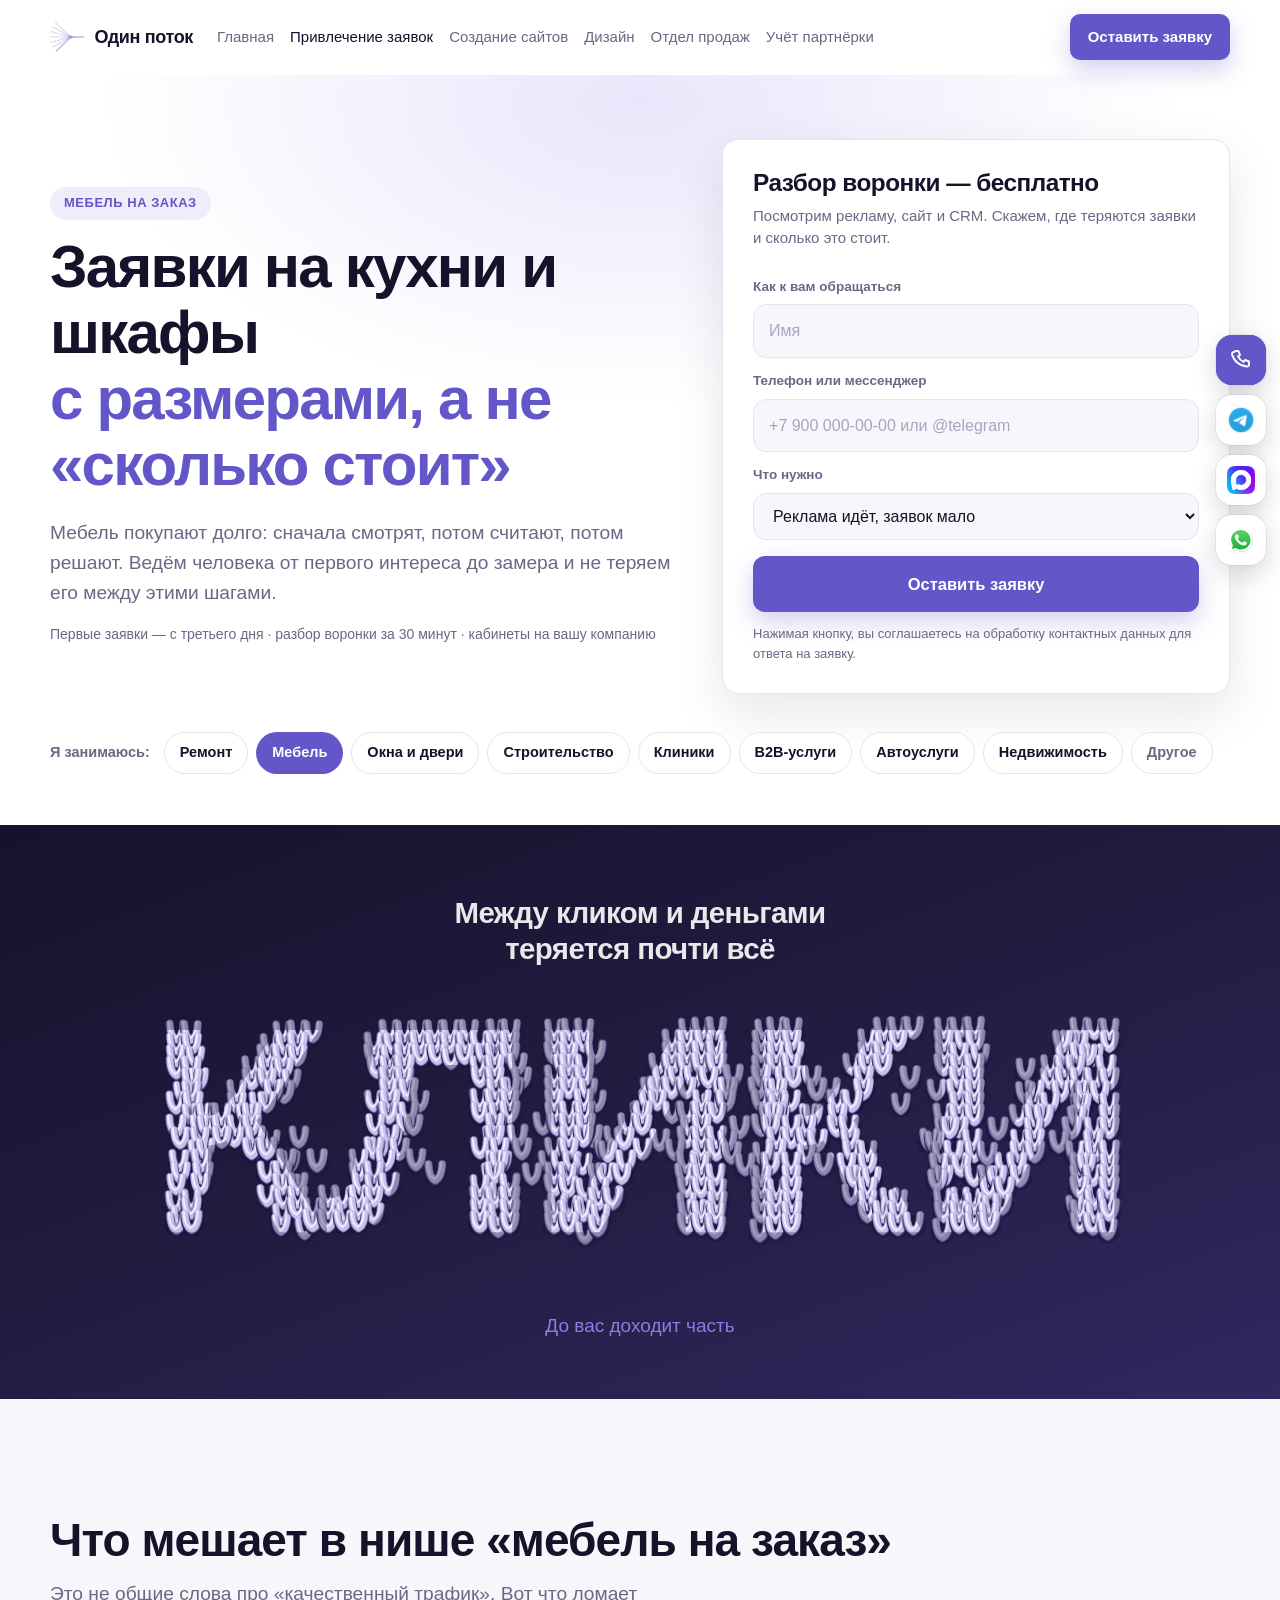
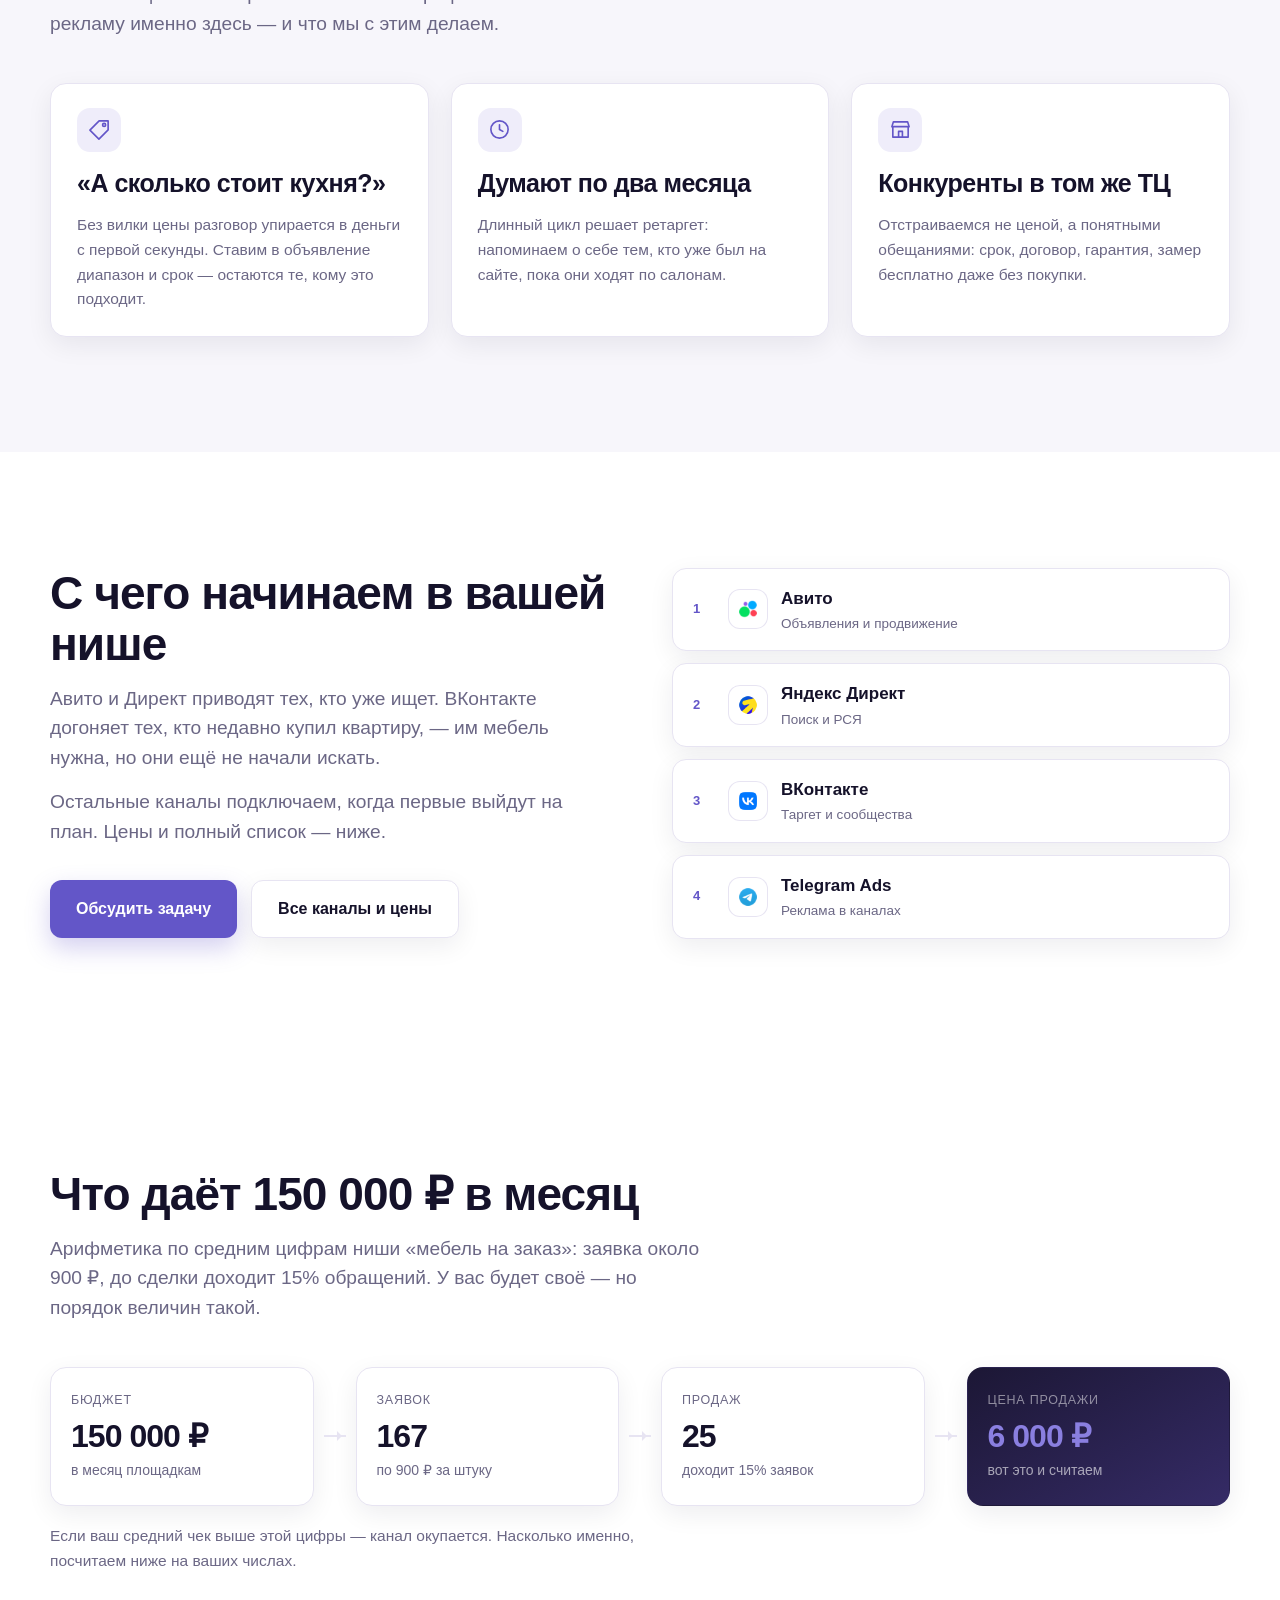
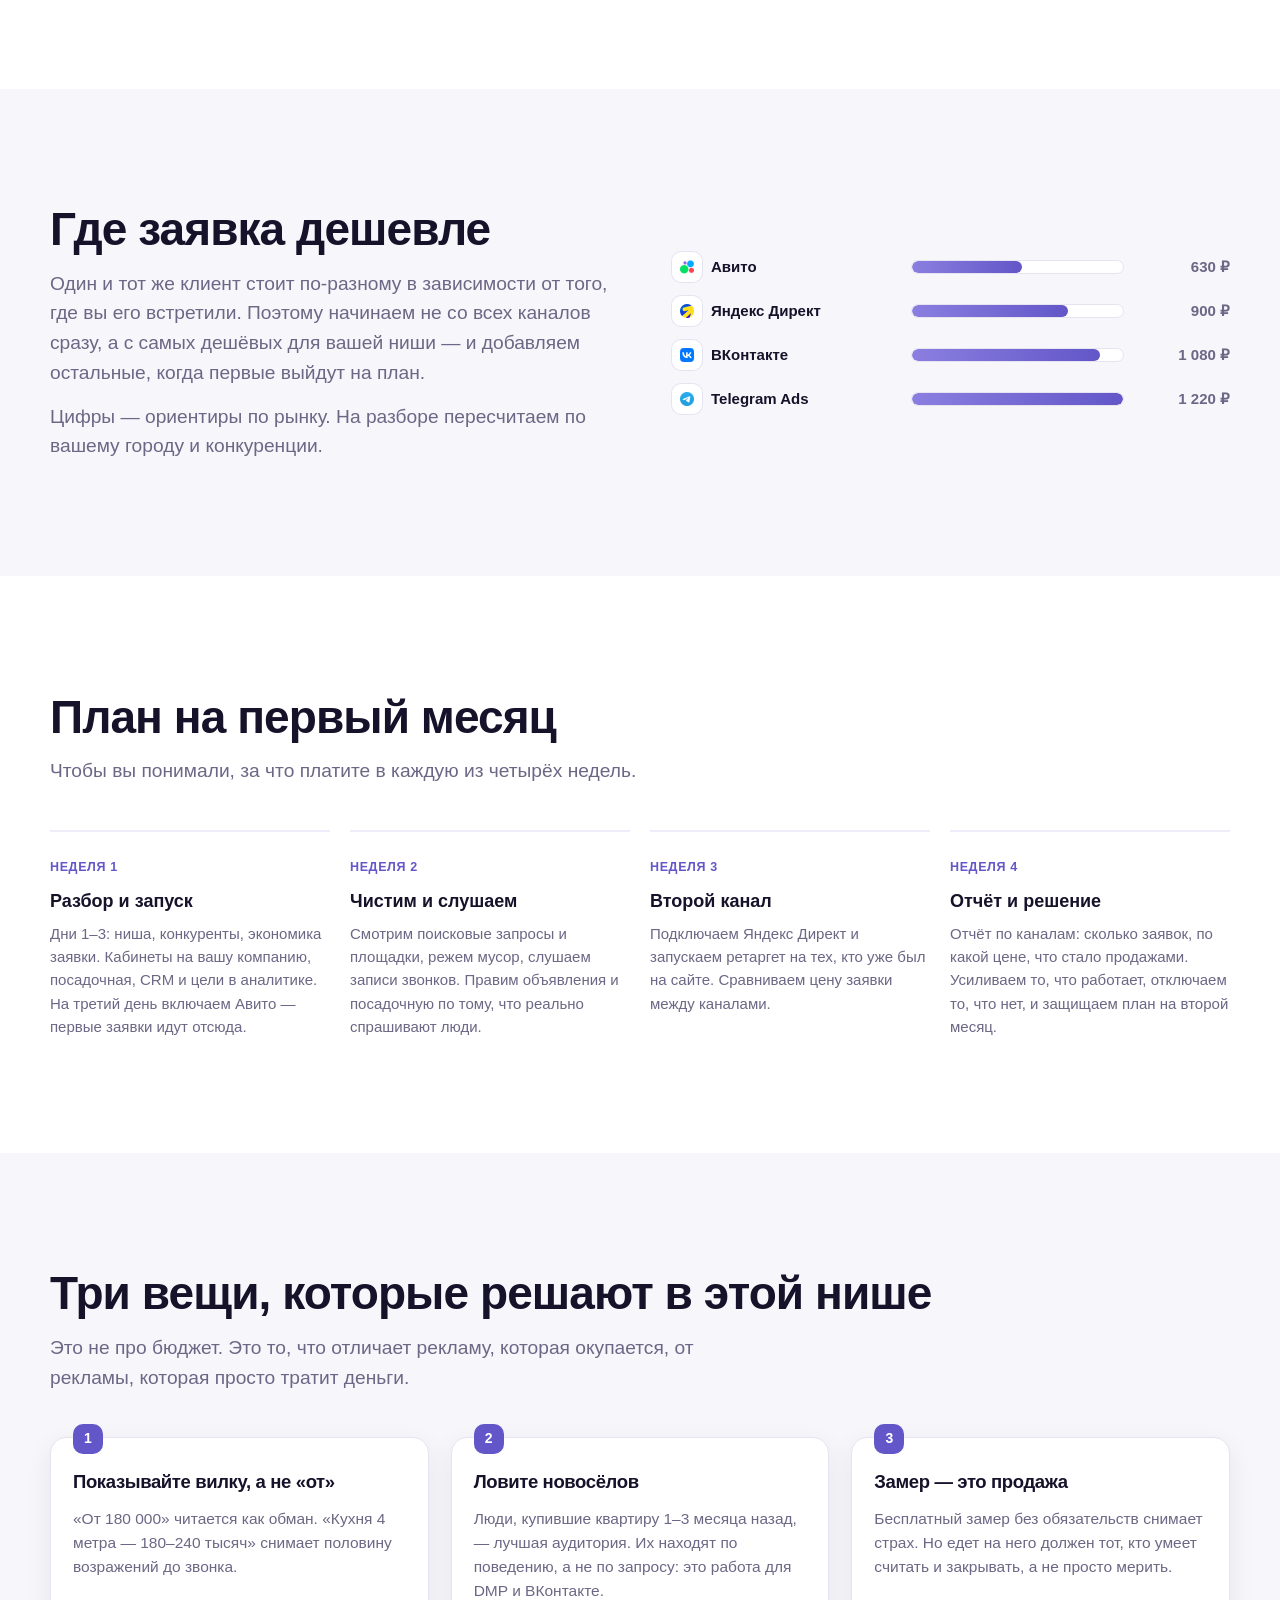
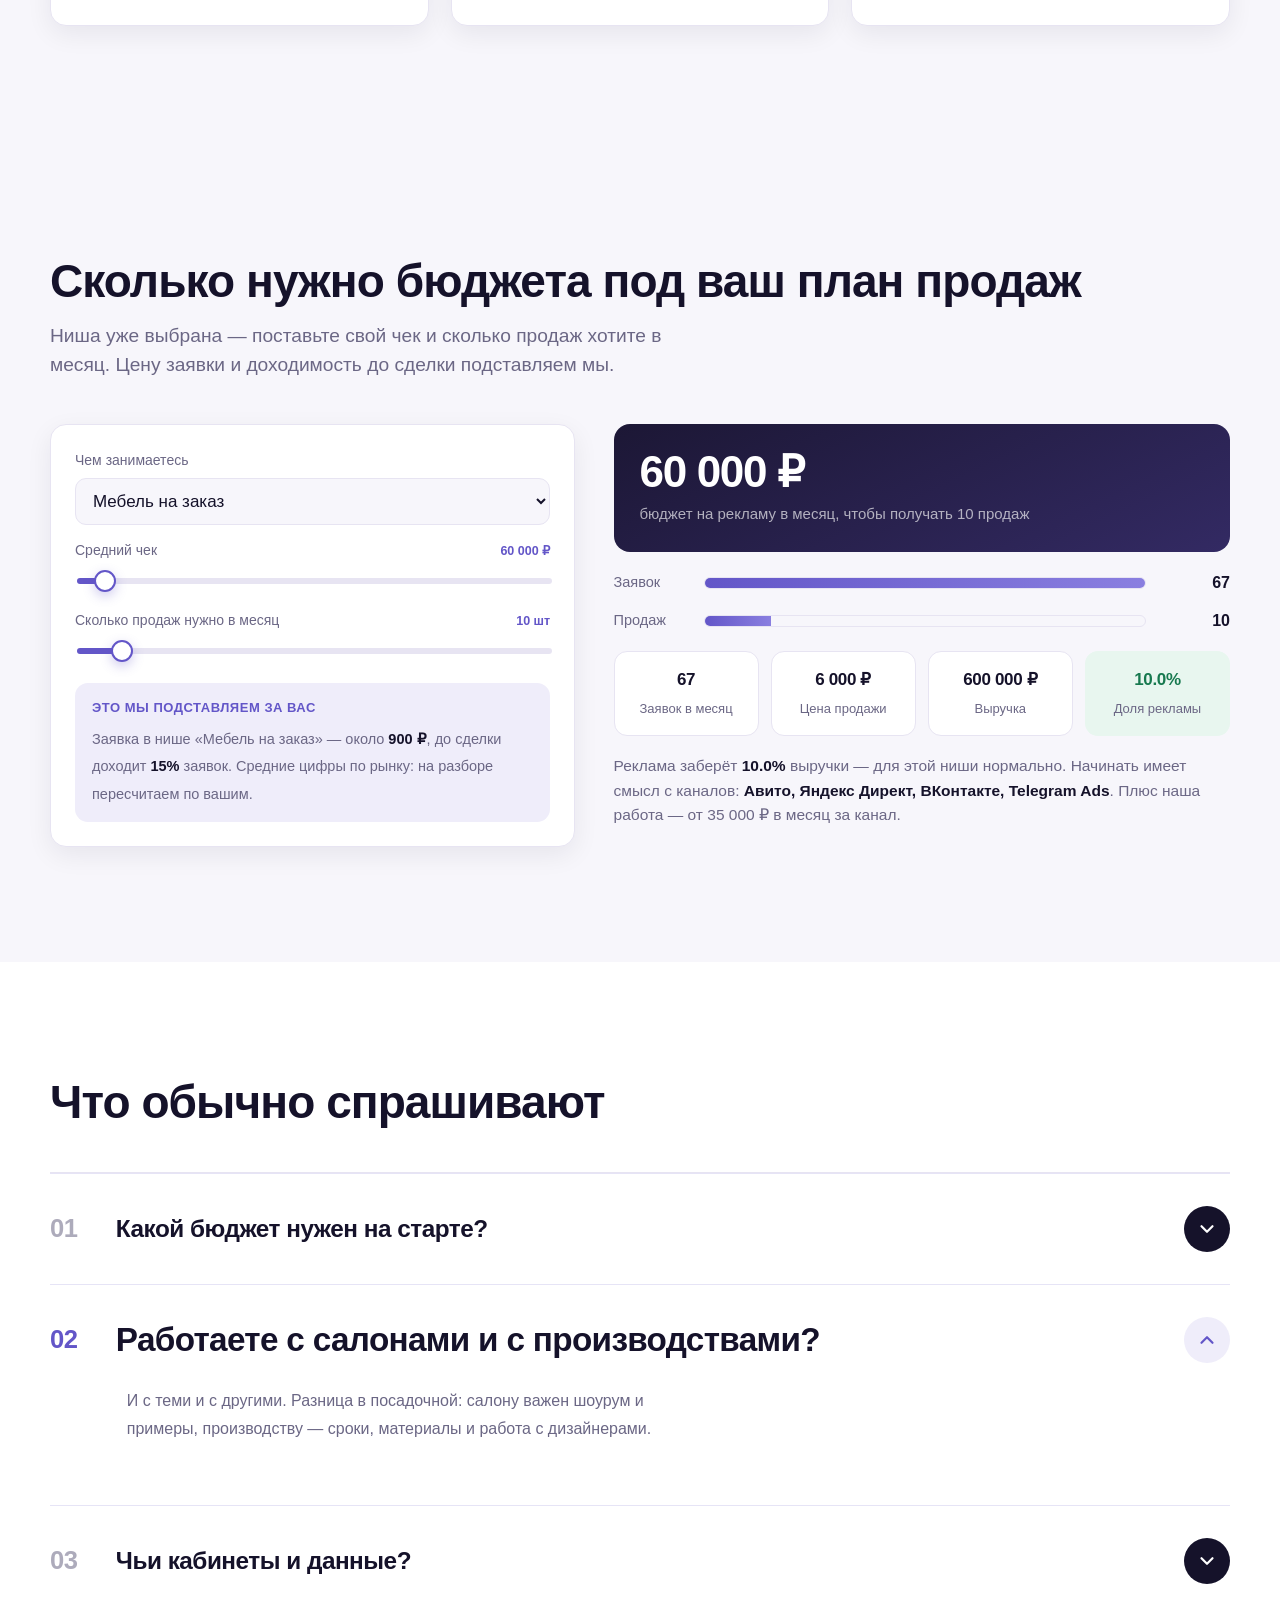
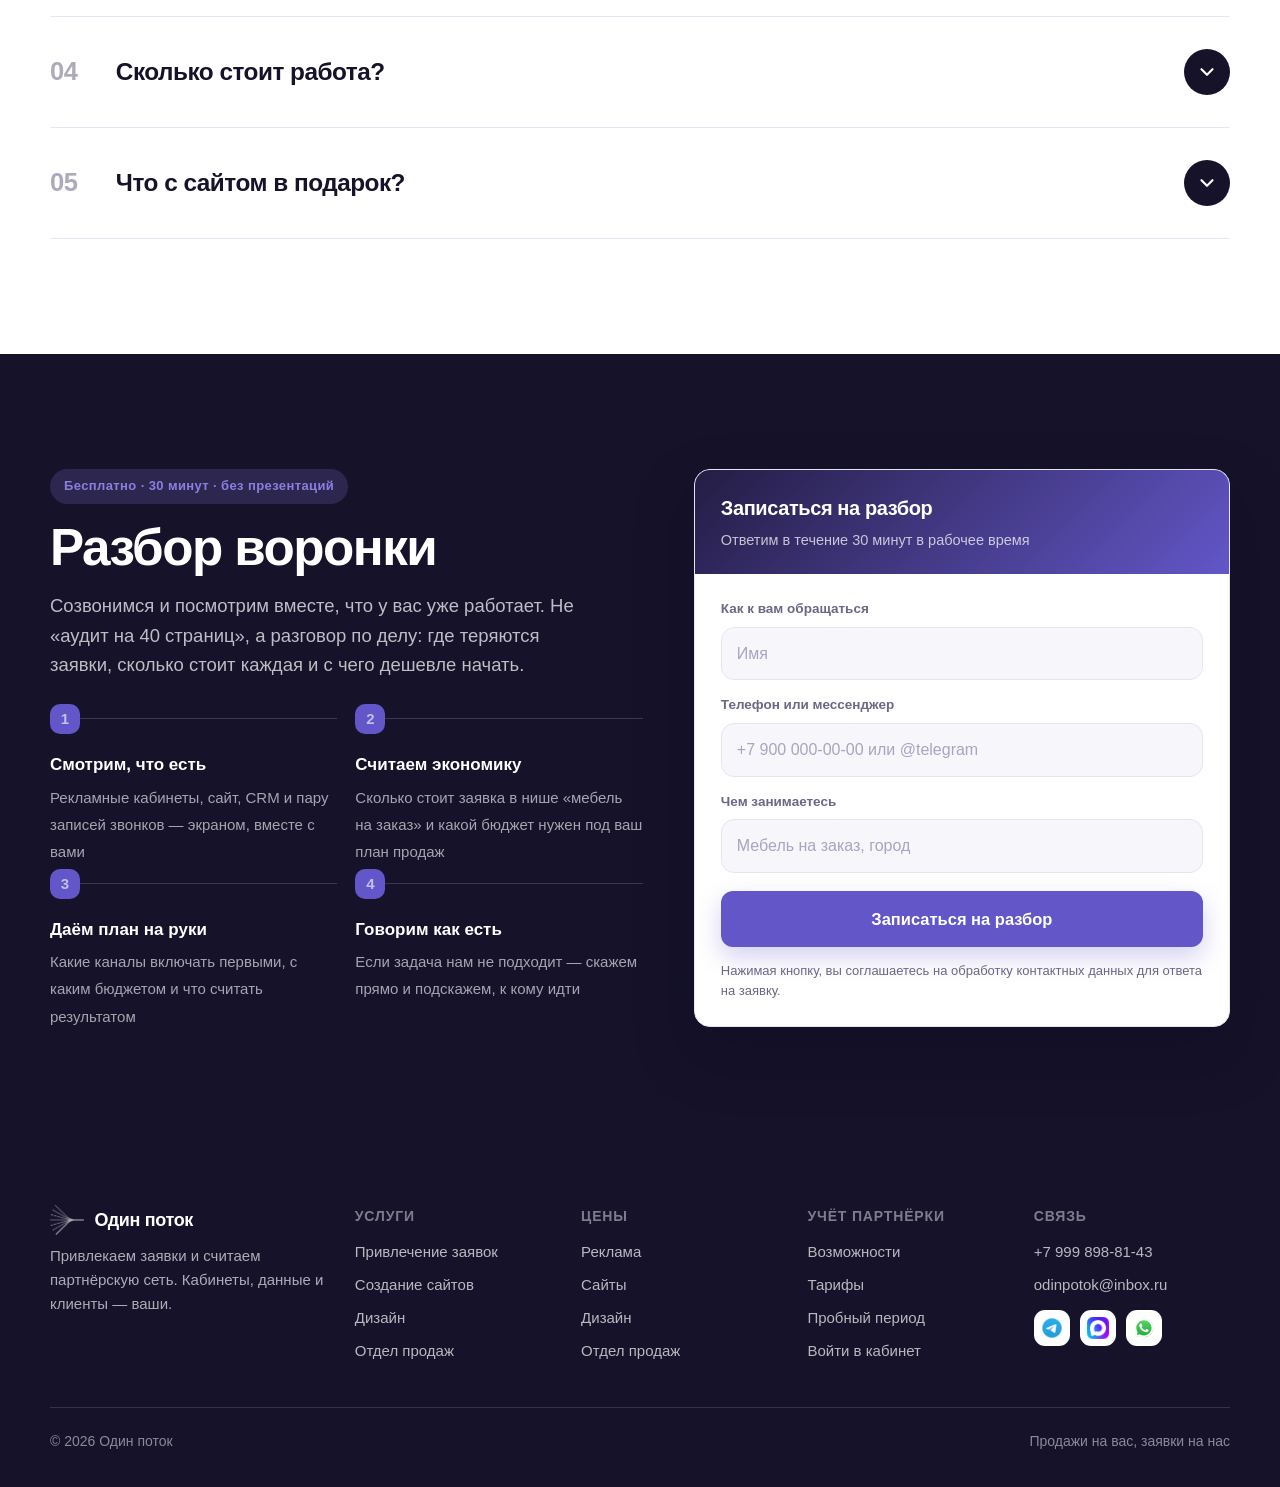
<file: n-mebel.html>
<!doctype html>
<html lang="ru">
<head>
<meta charset="utf-8" />
<meta name="viewport" content="width=device-width, initial-scale=1" />
<title>Мебель на заказ — реклама и заявки | «Один поток»</title>
<meta name="description" content="Мебель на заказ: настраиваем рекламу и приводим заявки. Авито, Яндекс Директ, ВКонтакте, Telegram Ads под одним договором, первые заявки с третьего дня, кабинеты на вашу компанию." />
<link rel="icon" href="assets/logo-mark.png" />
<link rel="stylesheet" href="styles.css" />
</head>
<body data-page="agency">

<header class="head" id="head"></header>

<main>
<!-- ПЕРВЫЙ ЭКРАН -->
<section class="hero hero--page" id="start">
  <div class="wrap hero__in hero__in--split">
    <div>
      <span class="nst__tag">Мебель на заказ</span>
      <h1 class="rise">Заявки на кухни и шкафы<br /><span>с размерами, а не «сколько стоит»</span></h1>
      <p class="lead rise">Мебель покупают долго: сначала смотрят, потом считают, потом решают. Ведём человека от первого интереса до замера и не теряем его между этими шагами.</p>
      <p class="hero__note rise">Первые заявки — с третьего дня · разбор воронки за 30 минут · кабинеты на вашу компанию</p>
    </div>
    <div data-hero-form="Реклама: Мебель на заказ"
         data-title="Разбор воронки — бесплатно"
         data-sub="Посмотрим рекламу, сайт и CRM. Скажем, где теряются заявки и сколько это стоит."
         data-pick="Реклама идёт, заявок мало|Рекламы пока нет|Меняем подрядчика|Нужна сквозная аналитика|Пока просто посоветоваться"></div>
  </div>
  <div class="wrap nst rise">
    <span class="nst__t">Я занимаюсь:</span>
    <div class="nst__row"><a class="nst__i" href="n-remont.html">Ремонт</a><a class="nst__i is-on" href="n-mebel.html">Мебель</a><a class="nst__i" href="n-okna.html">Окна и двери</a><a class="nst__i" href="n-stroika.html">Строительство</a><a class="nst__i" href="n-medicina.html">Клиники</a><a class="nst__i" href="n-b2b.html">B2B-услуги</a><a class="nst__i" href="n-avto.html">Автоуслуги</a><a class="nst__i" href="n-nedvizhimost.html">Недвижимость</a><a class="nst__i nst__i--off" href="agency.html">Другое</a></div>
  </div>
</section>

<!-- ПОЛОСА «ПОТОК» -->
<section class="flowband">
  <div class="wrap">
    <canvas class="stream stream--band" data-flow="КЛИКИ|ЗАЯВКИ|ПРОДАЖИ|₽" data-caps="За них вы платите площадкам|До вас доходит часть|Из них закрывается часть|Ради этого всё и затевалось" aria-hidden="true"></canvas>
    <h2 class="flowband__h rise">Между кликом и деньгами теряется почти всё</h2>
    <div class="flowband__stage"></div>
    <p class="flowband__cap" data-flow-cap>&nbsp;</p>
  </div>
</section>

<!-- ЧТО МЕШАЕТ -->
<section class="section section--paper">
  <div class="wrap">
    <div class="rise" style="max-width:860px">
      <h2>Что мешает в нише «мебель на заказ»</h2>
      <p class="lead mt-s">Это не общие слова про «качественный трафик». Вот что ломает рекламу именно здесь — и что мы с этим делаем.</p>
    </div>
    <div class="grid g3 mt-l">
      <div class="card card--pain rise"><span class="pain__ic" aria-hidden="true"><svg viewBox="0 0 24 24" fill="none"
      stroke="currentColor" stroke-width="1.7" stroke-linecap="round" stroke-linejoin="round"><path d="M11.6 3H21v9.4L11.4 22 2 12.6z"/><circle cx="16.8" cy="7.2" r="1.6"/></svg></span><h3>«А сколько стоит кухня?»</h3><p class="mt-s">Без вилки цены разговор упирается в деньги с первой секунды. Ставим в объявление диапазон и срок — остаются те, кому это подходит.</p></div>
      <div class="card card--pain rise"><span class="pain__ic" aria-hidden="true"><svg viewBox="0 0 24 24" fill="none"
      stroke="currentColor" stroke-width="1.7" stroke-linecap="round" stroke-linejoin="round"><circle cx="12" cy="12" r="9"/><path d="M12 7v5l3.5 2"/></svg></span><h3>Думают по два месяца</h3><p class="mt-s">Длинный цикл решает ретаргет: напоминаем о себе тем, кто уже был на сайте, пока они ходят по салонам.</p></div>
      <div class="card card--pain rise"><span class="pain__ic" aria-hidden="true"><svg viewBox="0 0 24 24" fill="none"
      stroke="currentColor" stroke-width="1.7" stroke-linecap="round" stroke-linejoin="round"><path d="M4 9h16v11H4z"/><path d="M3 9l1.6-5h14.8L21 9"/><path d="M10 20v-6h4v6"/></svg></span><h3>Конкуренты в том же ТЦ</h3><p class="mt-s">Отстраиваемся не ценой, а понятными обещаниями: срок, договор, гарантия, замер бесплатно даже без покупки.</p></div>
    </div>
  </div>
</section>

<!-- КАНАЛЫ ПОД НИШУ -->
<section class="section">
  <div class="wrap split">
    <div class="rise">
      <h2>С чего начинаем в вашей нише</h2>
      <p class="lead mt-s">Авито и Директ приводят тех, кто уже ищет. ВКонтакте догоняет тех, кто недавно купил квартиру, — им мебель нужна, но они ещё не начали искать.</p>
      <p class="lead mt-s">Остальные каналы подключаем, когда первые выйдут на план. Цены и полный список — ниже.</p>
      <div class="hero__cta" style="justify-content:flex-start">
        <a class="btn" href="#start">Обсудить задачу</a>
        <a class="btn btn--ghost" href="agency.html#prices">Все каналы и цены</a>
      </div>
    </div>
    <div class="nchs rise"><div class="nch"><span class="nch__step">1</span><span class="nch__ic"><img src="assets/logos/avito.png" alt="" loading="lazy" /></span><span class="nch__t"><b>Авито</b><i>Объявления и продвижение</i></span></div><div class="nch"><span class="nch__step">2</span><span class="nch__ic"><img src="assets/logos/yandex.png" alt="" loading="lazy" /></span><span class="nch__t"><b>Яндекс Директ</b><i>Поиск и РСЯ</i></span></div><div class="nch"><span class="nch__step">3</span><span class="nch__ic"><img src="assets/logos/vk.png" alt="" loading="lazy" /></span><span class="nch__t"><b>ВКонтакте</b><i>Таргет и сообщества</i></span></div><div class="nch"><span class="nch__step">4</span><span class="nch__ic"><img src="assets/logos/telegram.png" alt="" loading="lazy" /></span><span class="nch__t"><b>Telegram Ads</b><i>Реклама в каналах</i></span></div></div>
  </div>
</section>

<!-- ЭКОНОМИКА -->
<section class="section">
  <div class="wrap">
    <h2 class="rise">Что даёт 150 000 ₽ в месяц</h2>
    <p class="lead mt-s rise">Арифметика по средним цифрам ниши «мебель на заказ»: заявка около 900 ₽,
      до сделки доходит 15% обращений. У вас будет своё — но порядок величин такой.</p>
    <div class="eco mt-l rise">
      <div class="eco__i"><span class="eco__t">Бюджет</span><b>150 000 ₽</b><i>в месяц площадкам</i></div>
      <span class="eco__ar" aria-hidden="true"></span>
      <div class="eco__i"><span class="eco__t">Заявок</span><b>167</b><i>по 900 ₽ за штуку</i></div>
      <span class="eco__ar" aria-hidden="true"></span>
      <div class="eco__i"><span class="eco__t">Продаж</span><b>25</b><i>доходит 15% заявок</i></div>
      <span class="eco__ar" aria-hidden="true"></span>
      <div class="eco__i eco__i--out"><span class="eco__t">Цена продажи</span><b>6 000 ₽</b><i>вот это и считаем</i></div>
    </div>
    <p class="eco__note rise">Если ваш средний чек выше этой цифры — канал окупается. Насколько именно,
      посчитаем ниже на ваших числах.</p>
  </div>
</section>

<!-- ЦЕНА ЗАЯВКИ ПО КАНАЛАМ -->
<section class="section section--paper">
  <div class="wrap split">
    <div class="rise">
      <h2>Где заявка дешевле</h2>
      <p class="lead mt-s">Один и тот же клиент стоит по-разному в зависимости от того, где вы его встретили.
        Поэтому начинаем не со всех каналов сразу, а с самых дешёвых для вашей ниши — и добавляем остальные,
        когда первые выйдут на план.</p>
      <p class="lead mt-s">Цифры — ориентиры по рынку. На разборе пересчитаем по вашему городу и конкуренции.</p>
    </div>
    <div class="bars rise">
      <div class="bar">
        <span class="bar__n"><span class="nch__ic"><img src="assets/logos/avito.png" alt="" loading="lazy" /></span>Авито</span>
        <span class="bar__track"><span class="bar__fill" style="width:52%"></span></span>
        <b class="bar__v">630 ₽</b>
      </div><div class="bar">
        <span class="bar__n"><span class="nch__ic"><img src="assets/logos/yandex.png" alt="" loading="lazy" /></span>Яндекс Директ</span>
        <span class="bar__track"><span class="bar__fill" style="width:74%"></span></span>
        <b class="bar__v">900 ₽</b>
      </div><div class="bar">
        <span class="bar__n"><span class="nch__ic"><img src="assets/logos/vk.png" alt="" loading="lazy" /></span>ВКонтакте</span>
        <span class="bar__track"><span class="bar__fill" style="width:89%"></span></span>
        <b class="bar__v">1 080 ₽</b>
      </div><div class="bar">
        <span class="bar__n"><span class="nch__ic"><img src="assets/logos/telegram.png" alt="" loading="lazy" /></span>Telegram Ads</span>
        <span class="bar__track"><span class="bar__fill" style="width:100%"></span></span>
        <b class="bar__v">1 220 ₽</b>
      </div>
    </div>
  </div>
</section>

<!-- ПЛАН НА МЕСЯЦ -->
<section class="section">
  <div class="wrap">
    <h2 class="rise">План на первый месяц</h2>
    <p class="lead mt-s rise">Чтобы вы понимали, за что платите в каждую из четырёх недель.</p>
    <div class="wplan mt-l">
      <div class="wplan__i rise"><span class="wplan__w">Неделя 1</span>
        <b>Разбор и запуск</b>
        <span>Дни 1–3: ниша, конкуренты, экономика заявки. Кабинеты на вашу компанию, посадочная, CRM и цели
          в аналитике. На третий день включаем Авито — первые заявки идут отсюда.</span></div>
      <div class="wplan__i rise"><span class="wplan__w">Неделя 2</span>
        <b>Чистим и слушаем</b>
        <span>Смотрим поисковые запросы и площадки, режем мусор, слушаем записи звонков. Правим объявления
          и посадочную по тому, что реально спрашивают люди.</span></div>
      <div class="wplan__i rise"><span class="wplan__w">Неделя 3</span>
        <b>Второй канал</b>
        <span>Подключаем Яндекс Директ и запускаем ретаргет на тех, кто уже был на сайте.
          Сравниваем цену заявки между каналами.</span></div>
      <div class="wplan__i rise"><span class="wplan__w">Неделя 4</span>
        <b>Отчёт и решение</b>
        <span>Отчёт по каналам: сколько заявок, по какой цене, что стало продажами. Усиливаем то, что работает,
          отключаем то, что нет, и защищаем план на второй месяц.</span></div>
    </div>
  </div>
</section>

<!-- СОВЕТЫ -->
<section class="section section--paper">
  <div class="wrap">
    <h2 class="rise">Три вещи, которые решают в этой нише</h2>
    <p class="lead mt-s rise">Это не про бюджет. Это то, что отличает рекламу, которая окупается,
      от рекламы, которая просто тратит деньги.</p>
    <div class="grid g3 mt-l">
      <div class="tip rise"><span class="tip__n">1</span><h3>Показывайте вилку, а не «от»</h3><p class="mt-s">«От 180 000» читается как обман. «Кухня 4 метра — 180–240 тысяч» снимает половину возражений до звонка.</p></div>
      <div class="tip rise"><span class="tip__n">2</span><h3>Ловите новосёлов</h3><p class="mt-s">Люди, купившие квартиру 1–3 месяца назад, — лучшая аудитория. Их находят по поведению, а не по запросу: это работа для DMP и ВКонтакте.</p></div>
      <div class="tip rise"><span class="tip__n">3</span><h3>Замер — это продажа</h3><p class="mt-s">Бесплатный замер без обязательств снимает страх. Но едет на него должен тот, кто умеет считать и закрывать, а не просто мерить.</p></div>
    </div>
  </div>
</section>

<!-- КАЛЬКУЛЯТОР -->
<section class="section section--paper" id="calc-sec">
  <div class="wrap">
    <h2 class="rise">Сколько нужно бюджета под ваш план продаж</h2>
    <p class="lead mt-s rise">Ниша уже выбрана — поставьте свой чек и сколько продаж хотите в месяц.
      Цену заявки и доходимость до сделки подставляем мы.</p>
    <div class="calc2 mt-l rise" id="calc" data-niche="Мебель на заказ"></div>
  </div>
</section>

<!-- ВОПРОСЫ -->
<section class="section" id="faq">
  <div class="wrap">
    <h2 class="rise">Что обычно спрашивают</h2>
    <div class="faq mt-l rise">
      <details><summary>Какой бюджет нужен на старте?</summary><p>От 100 000 ₽ в месяц: меньшая сумма размазывается по каналам и не даёт статистики. Точную цифру считаем под ваш средний чек на разборе.</p></details>
      <details><summary>Работаете с салонами и с производствами?</summary><p>И с теми и с другими. Разница в посадочной: салону важен шоурум и примеры, производству — сроки, материалы и работа с дизайнерами.</p></details>
      <details><summary>Чьи кабинеты и данные?</summary><p>Ваши. Рекламные кабинеты, CRM, домены и аналитика оформлены на вашу компанию. Если мы расстанемся, всё остаётся у вас вместе с историей и статистикой.</p></details>
      <details><summary>Сколько стоит работа?</summary><p>От 35 000 ₽ в месяц за канал, полный пакет — 200 000 ₽. Абонплата фиксированная и не зависит от рекламного бюджета: бюджет вы платите площадкам напрямую.</p></details>
      <details><summary>Что с сайтом в подарок?</summary><p>При работе от трёх месяцев собираем посадочную под ваш оффер, подключаем аналитику и формы и отдаём с доступами. Число каналов роли не играет.</p></details>
    </div>
  </div>
</section>

<!-- ЗАЯВКА -->
<section class="section section--ink" id="go">
  <div class="wrap audit">
    <div class="rise">
      <span class="audit__tag">Бесплатно · 30 минут · без презентаций</span>
      <h2 class="audit__h">Разбор воронки</h2>
      <p class="audit__lead">Созвонимся и посмотрим вместе, что у вас уже работает. Не «аудит на 40 страниц»,
        а разговор по делу: где теряются заявки, сколько стоит каждая и с чего дешевле начать.</p>
      <div class="audit__grid">
        <div class="audit__i"><span class="audit__n">1</span><b>Смотрим, что есть</b>
          <span>Рекламные кабинеты, сайт, CRM и пару записей звонков — экраном, вместе с вами</span></div>
        <div class="audit__i"><span class="audit__n">2</span><b>Считаем экономику</b>
          <span>Сколько стоит заявка в нише «мебель на заказ» и какой бюджет нужен под ваш план продаж</span></div>
        <div class="audit__i"><span class="audit__n">3</span><b>Даём план на руки</b>
          <span>Какие каналы включать первыми, с каким бюджетом и что считать результатом</span></div>
        <div class="audit__i"><span class="audit__n">4</span><b>Говорим как есть</b>
          <span>Если задача нам не подходит — скажем прямо и подскажем, к кому идти</span></div>
      </div>
    </div>

    <form class="formcard rise" data-lead="Разбор воронки: Мебель на заказ" novalidate>
      <div class="formcard__top">
        <b>Записаться на разбор</b>
        <span>Ответим в течение 30 минут в рабочее время</span>
      </div>
      <div class="formcard__body">
        <div class="f"><label for="n">Как к вам обращаться</label><input id="n" name="name" placeholder="Имя" autocomplete="name" required /></div>
        <div class="f"><label for="c">Телефон или мессенджер</label><input id="c" name="contact" placeholder="+7 900 000-00-00 или @telegram" required /></div>
        <div class="f"><label for="b">Чем занимаетесь</label><input id="b" name="biz" placeholder="Мебель на заказ, город" /></div>
        <button class="btn btn--wide" type="submit">Записаться на разбор</button>
        <div class="form__ok">Готово — открылся мессенджер с вашей заявкой. Если он не открылся, напишите нам напрямую: контакты в подвале.</div>
        <p class="form__note">Нажимая кнопку, вы соглашаетесь на обработку контактных данных для ответа на заявку.</p>
      </div>
    </form>
  </div>
</section>
</main>

<footer class="foot" id="foot"></footer>
<script src="app.js"></script>
<script src="stream.js"></script>
<script src="widgets.js"></script>
</body>
</html>
</file>
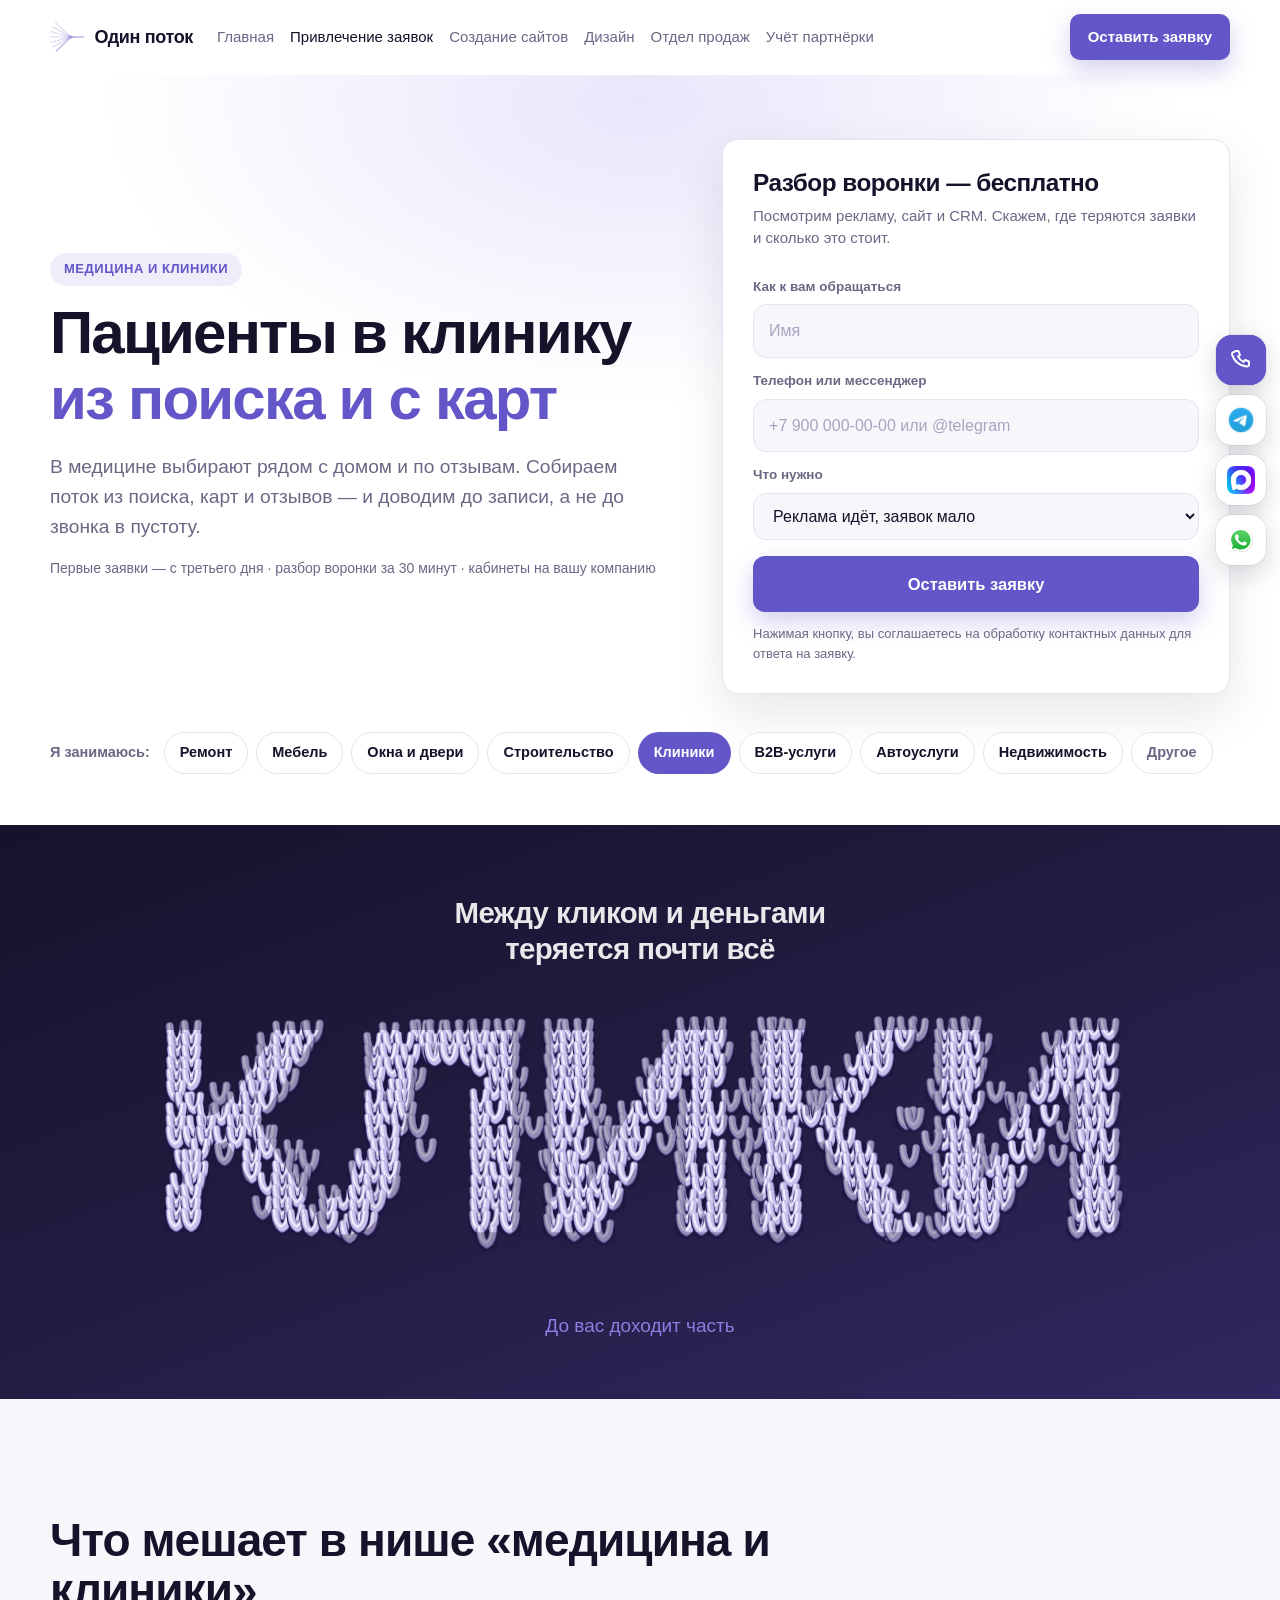
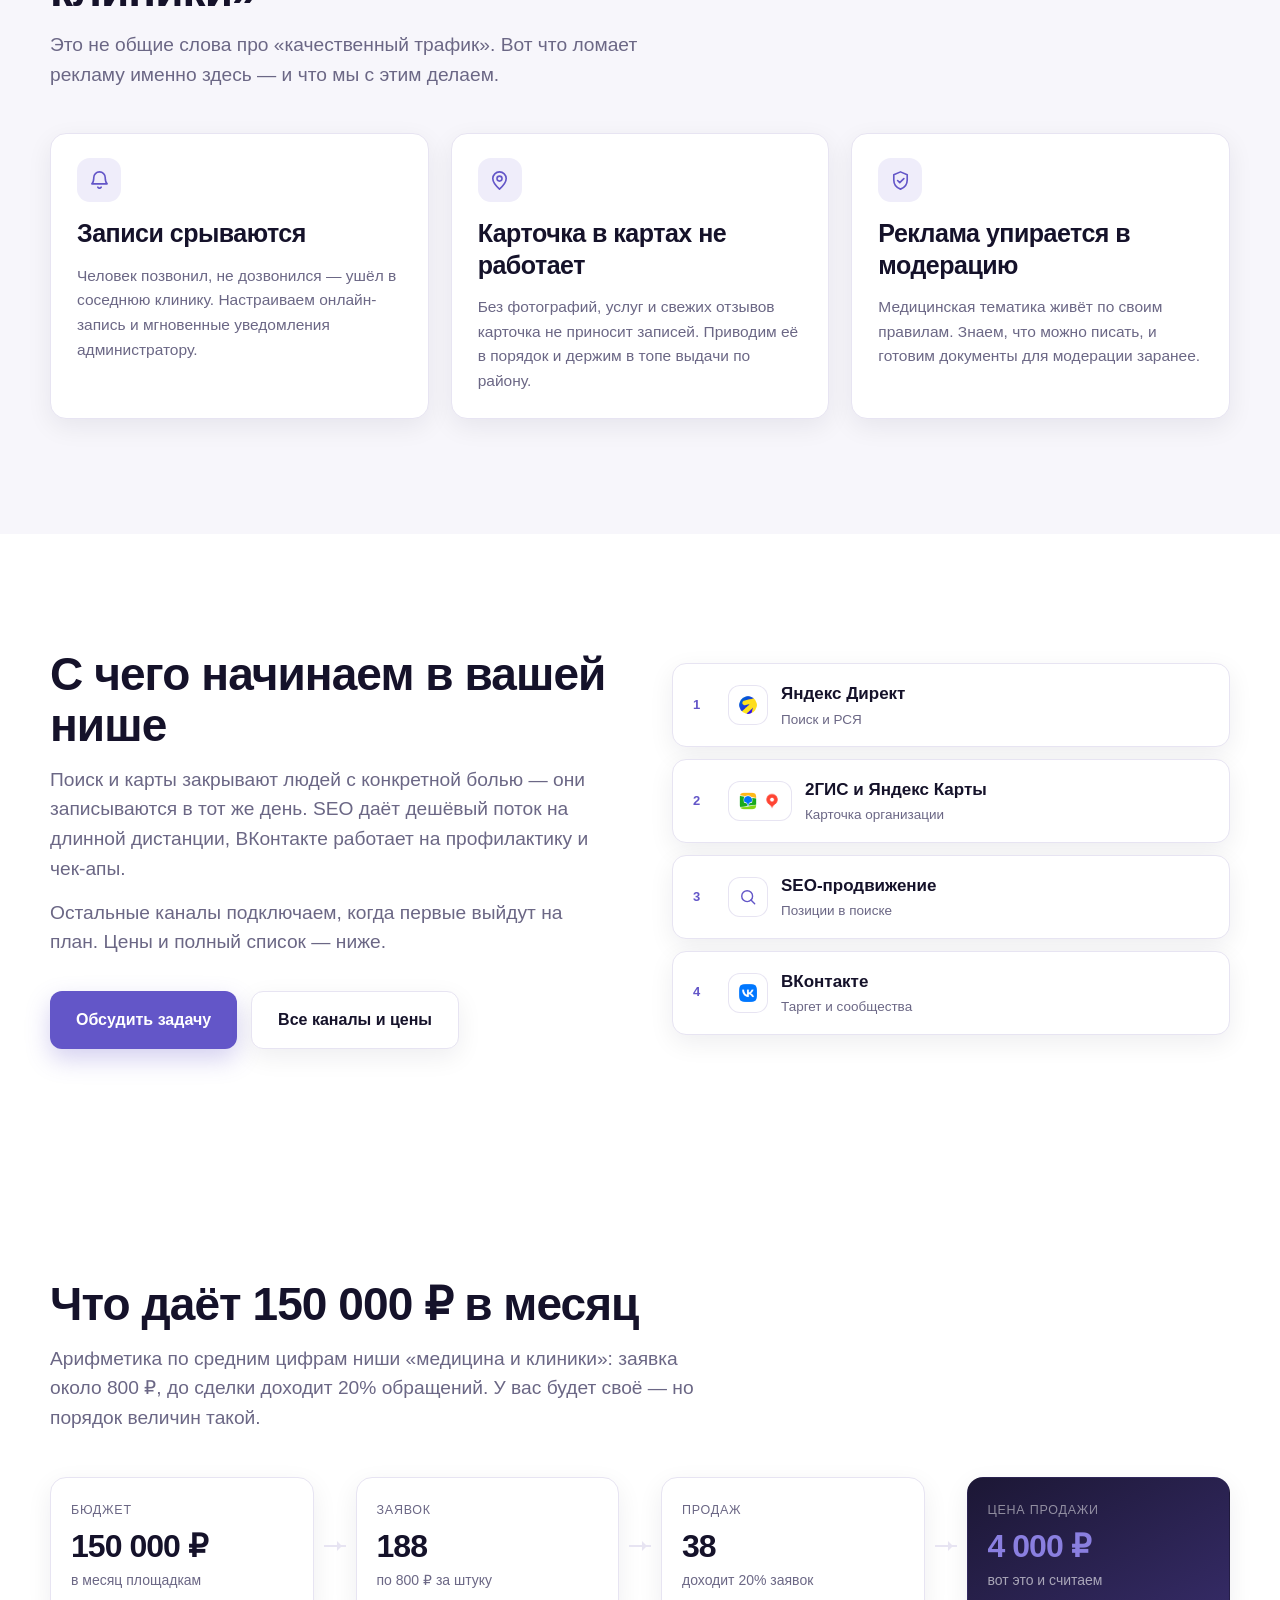
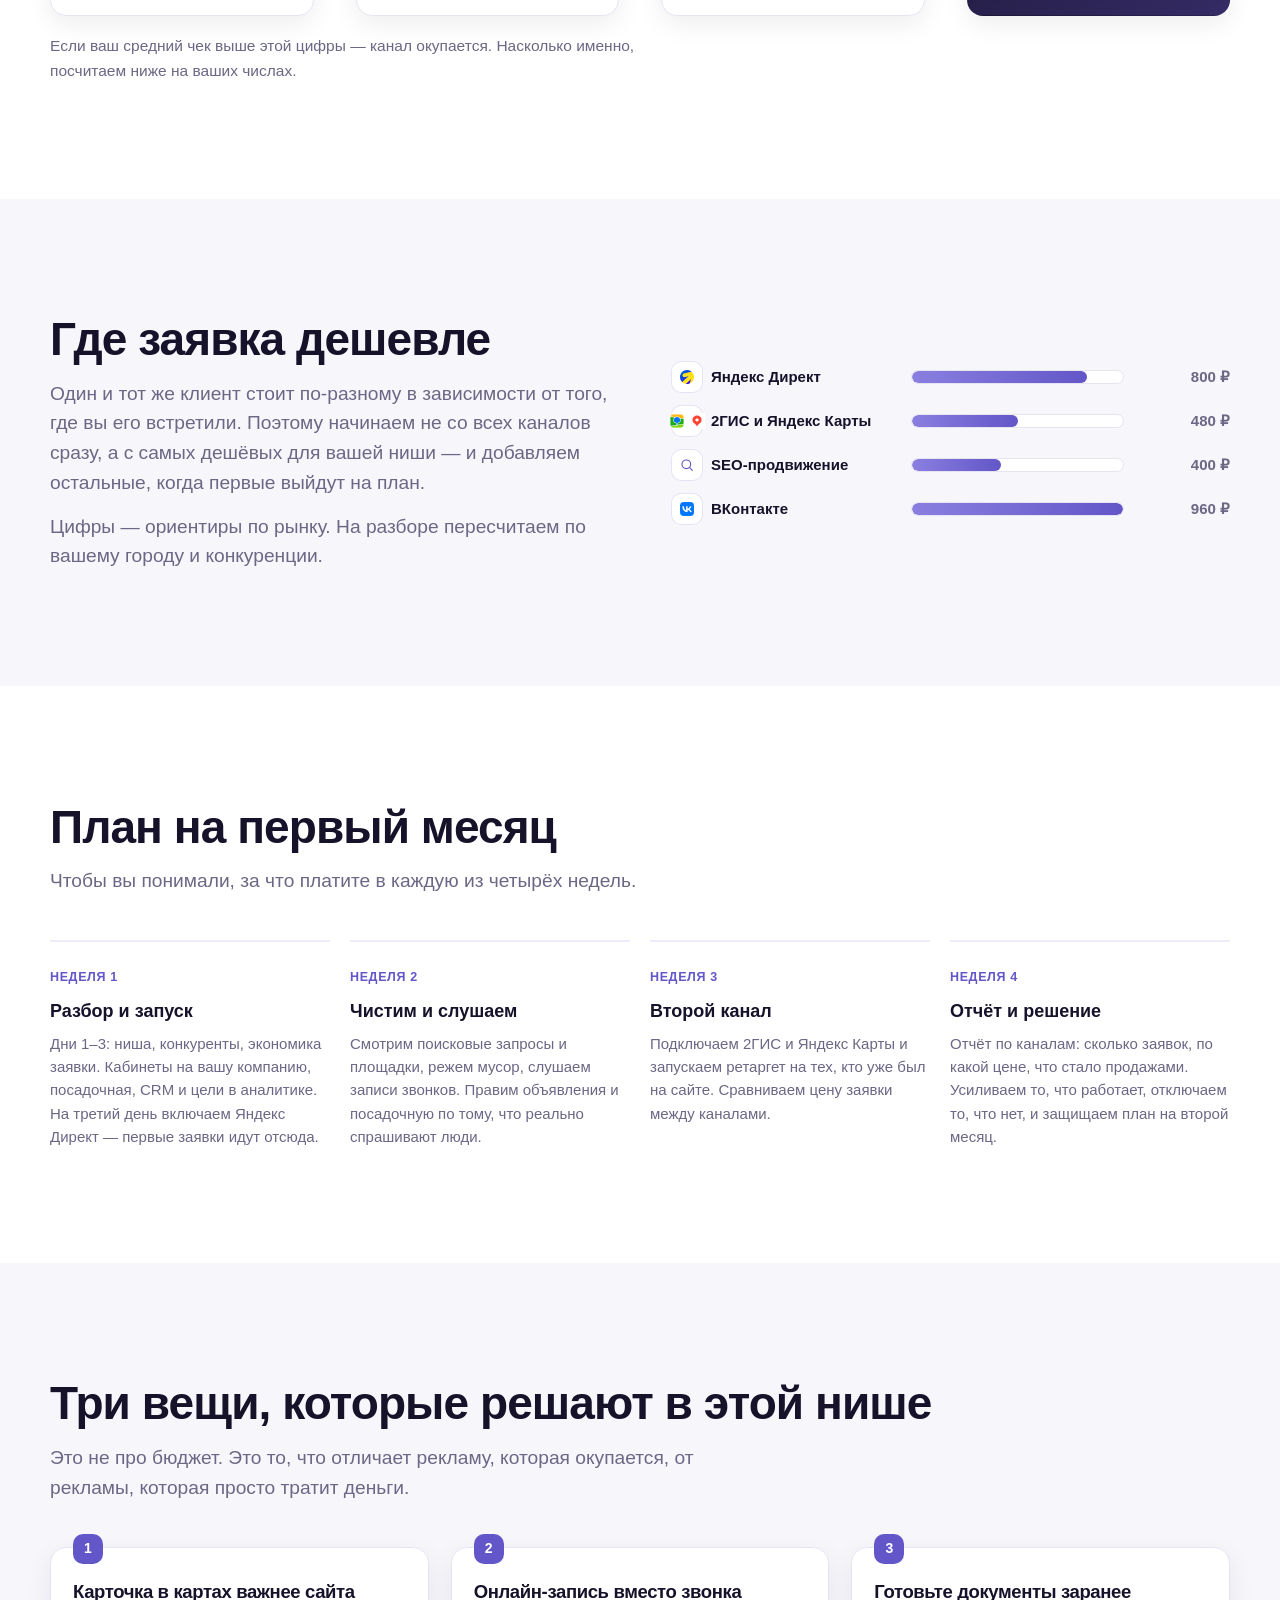
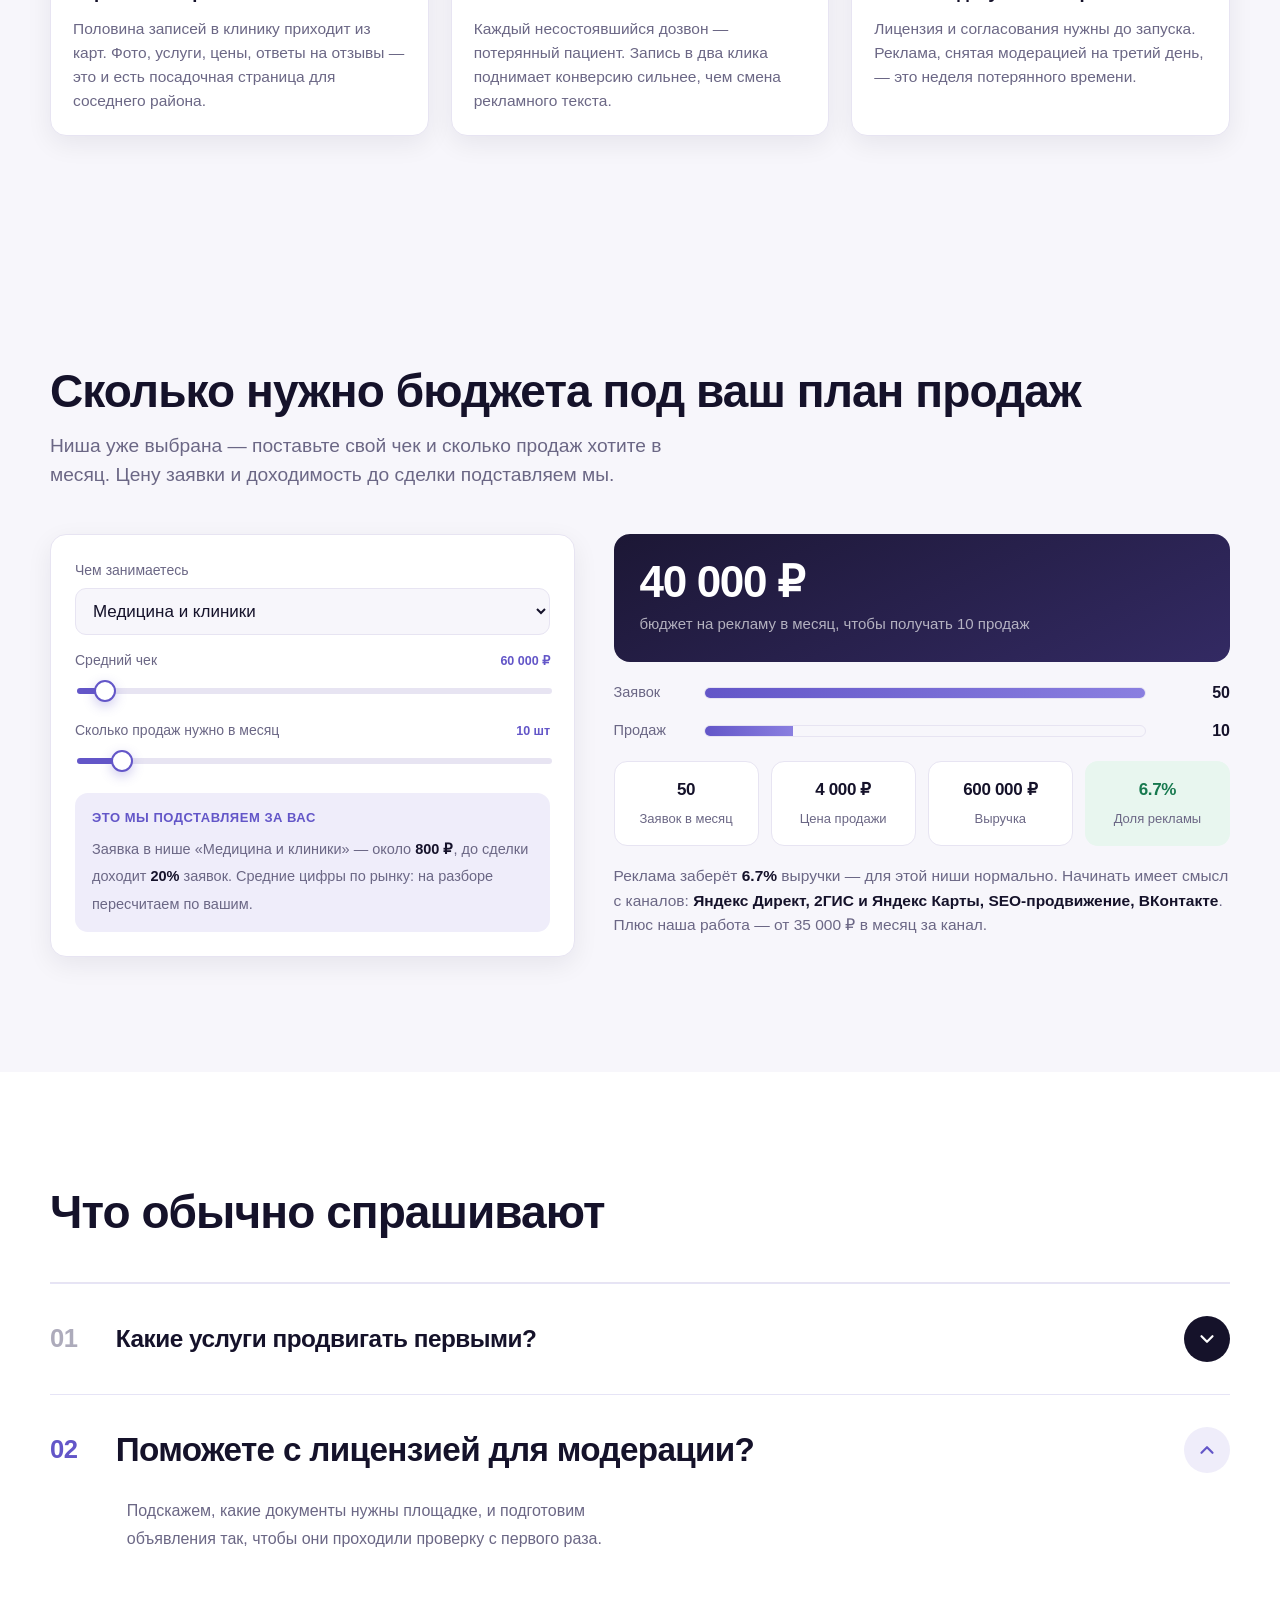
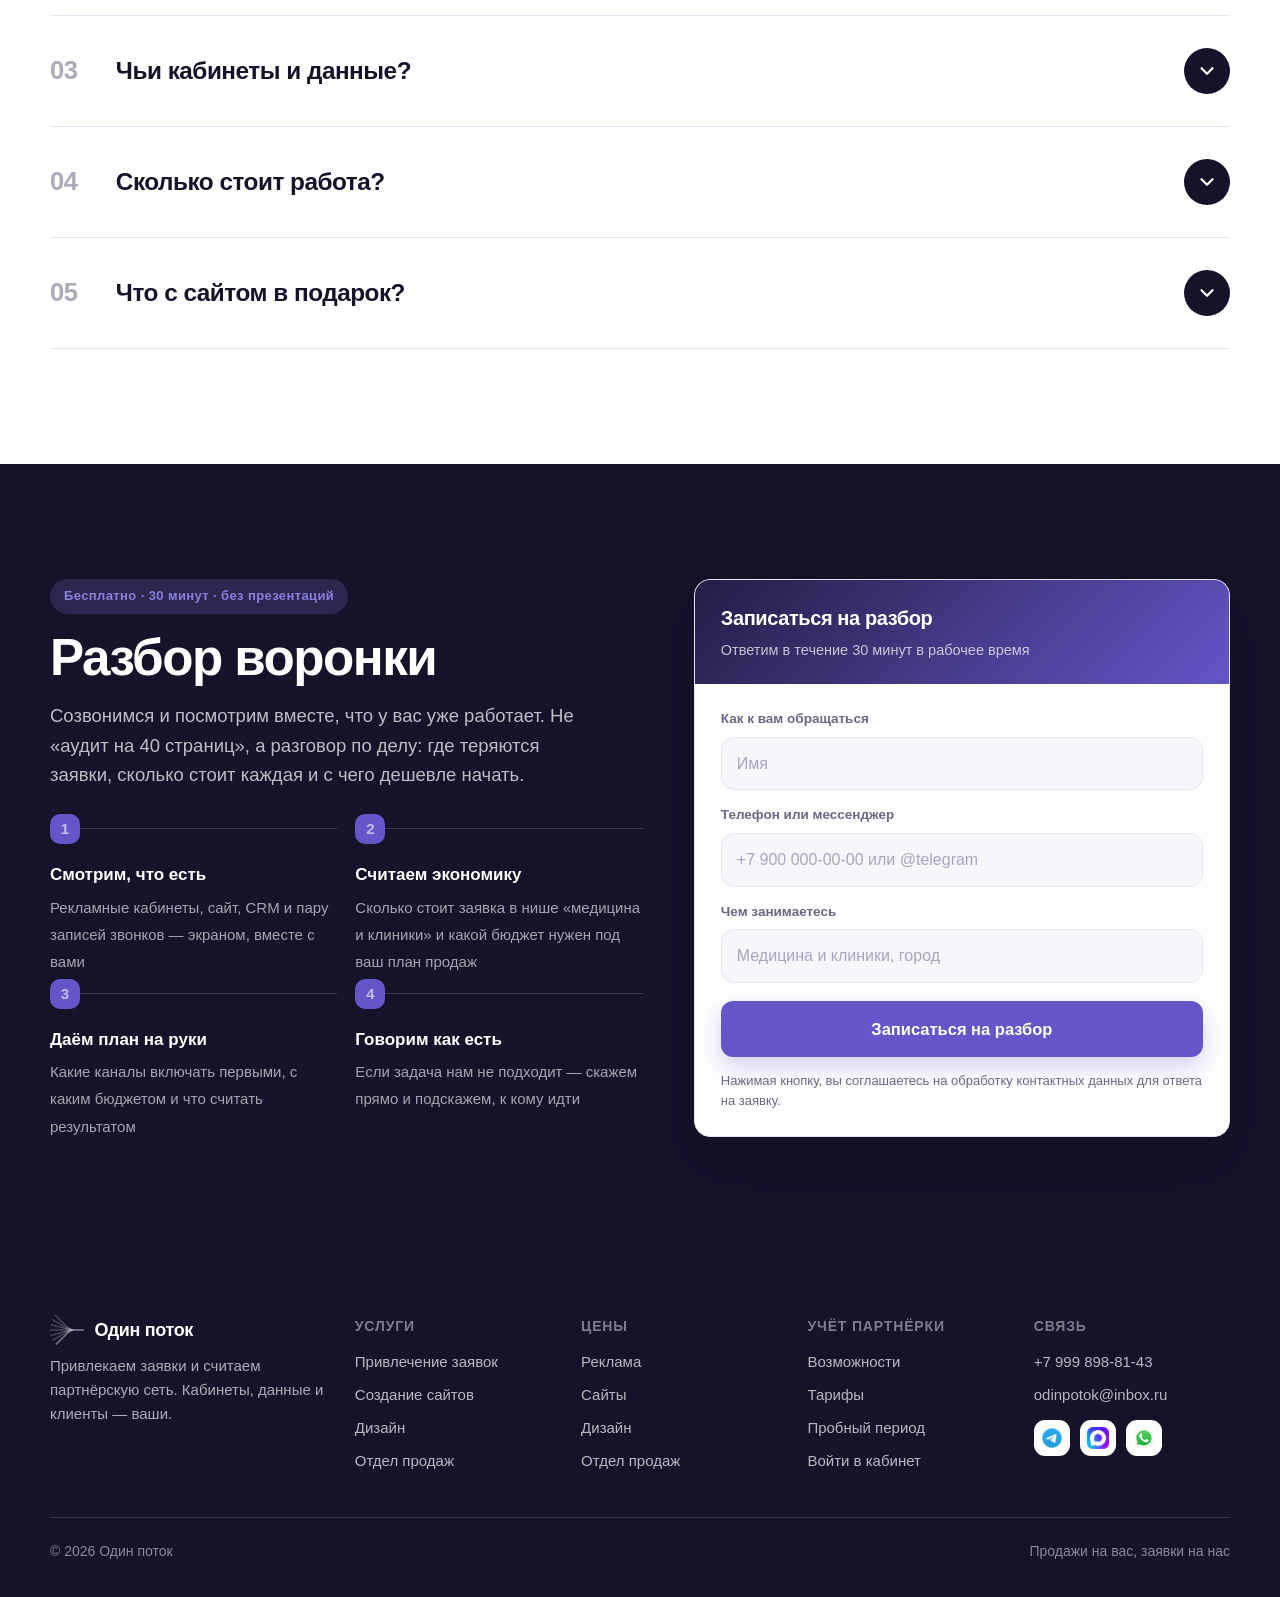
<file: n-medicina.html>
<!doctype html>
<html lang="ru">
<head>
<meta charset="utf-8" />
<meta name="viewport" content="width=device-width, initial-scale=1" />
<title>Медицина и клиники — реклама и заявки | «Один поток»</title>
<meta name="description" content="Медицина и клиники: настраиваем рекламу и приводим заявки. Яндекс Директ, 2ГИС и Яндекс Карты, SEO-продвижение, ВКонтакте под одним договором, первые заявки с третьего дня, кабинеты на вашу компанию." />
<link rel="icon" href="assets/logo-mark.png" />
<link rel="stylesheet" href="styles.css" />
</head>
<body data-page="agency">

<header class="head" id="head"></header>

<main>
<!-- ПЕРВЫЙ ЭКРАН -->
<section class="hero hero--page" id="start">
  <div class="wrap hero__in hero__in--split">
    <div>
      <span class="nst__tag">Медицина и клиники</span>
      <h1 class="rise">Пациенты в клинику<br /><span>из поиска и с карт</span></h1>
      <p class="lead rise">В медицине выбирают рядом с домом и по отзывам. Собираем поток из поиска, карт и отзывов — и доводим до записи, а не до звонка в пустоту.</p>
      <p class="hero__note rise">Первые заявки — с третьего дня · разбор воронки за 30 минут · кабинеты на вашу компанию</p>
    </div>
    <div data-hero-form="Реклама: Медицина и клиники"
         data-title="Разбор воронки — бесплатно"
         data-sub="Посмотрим рекламу, сайт и CRM. Скажем, где теряются заявки и сколько это стоит."
         data-pick="Реклама идёт, заявок мало|Рекламы пока нет|Меняем подрядчика|Нужна сквозная аналитика|Пока просто посоветоваться"></div>
  </div>
  <div class="wrap nst rise">
    <span class="nst__t">Я занимаюсь:</span>
    <div class="nst__row"><a class="nst__i" href="n-remont.html">Ремонт</a><a class="nst__i" href="n-mebel.html">Мебель</a><a class="nst__i" href="n-okna.html">Окна и двери</a><a class="nst__i" href="n-stroika.html">Строительство</a><a class="nst__i is-on" href="n-medicina.html">Клиники</a><a class="nst__i" href="n-b2b.html">B2B-услуги</a><a class="nst__i" href="n-avto.html">Автоуслуги</a><a class="nst__i" href="n-nedvizhimost.html">Недвижимость</a><a class="nst__i nst__i--off" href="agency.html">Другое</a></div>
  </div>
</section>

<!-- ПОЛОСА «ПОТОК» -->
<section class="flowband">
  <div class="wrap">
    <canvas class="stream stream--band" data-flow="КЛИКИ|ЗАЯВКИ|ПРОДАЖИ|₽" data-caps="За них вы платите площадкам|До вас доходит часть|Из них закрывается часть|Ради этого всё и затевалось" aria-hidden="true"></canvas>
    <h2 class="flowband__h rise">Между кликом и деньгами теряется почти всё</h2>
    <div class="flowband__stage"></div>
    <p class="flowband__cap" data-flow-cap>&nbsp;</p>
  </div>
</section>

<!-- ЧТО МЕШАЕТ -->
<section class="section section--paper">
  <div class="wrap">
    <div class="rise" style="max-width:860px">
      <h2>Что мешает в нише «медицина и клиники»</h2>
      <p class="lead mt-s">Это не общие слова про «качественный трафик». Вот что ломает рекламу именно здесь — и что мы с этим делаем.</p>
    </div>
    <div class="grid g3 mt-l">
      <div class="card card--pain rise"><span class="pain__ic" aria-hidden="true"><svg viewBox="0 0 24 24" fill="none"
      stroke="currentColor" stroke-width="1.7" stroke-linecap="round" stroke-linejoin="round"><path d="M18 9a6 6 0 1 0-12 0c0 5-2 6.5-2 6.5h16S18 14 18 9z"/><path d="M13.7 19a2 2 0 0 1-3.4 0"/></svg></span><h3>Записи срываются</h3><p class="mt-s">Человек позвонил, не дозвонился — ушёл в соседнюю клинику. Настраиваем онлайн-запись и мгновенные уведомления администратору.</p></div>
      <div class="card card--pain rise"><span class="pain__ic" aria-hidden="true"><svg viewBox="0 0 24 24" fill="none"
      stroke="currentColor" stroke-width="1.7" stroke-linecap="round" stroke-linejoin="round"><path d="M12 21s7-6.2 7-11a7 7 0 1 0-14 0c0 4.8 7 11 7 11z"/><circle cx="12" cy="10" r="2.6"/></svg></span><h3>Карточка в картах не работает</h3><p class="mt-s">Без фотографий, услуг и свежих отзывов карточка не приносит записей. Приводим её в порядок и держим в топе выдачи по району.</p></div>
      <div class="card card--pain rise"><span class="pain__ic" aria-hidden="true"><svg viewBox="0 0 24 24" fill="none"
      stroke="currentColor" stroke-width="1.7" stroke-linecap="round" stroke-linejoin="round"><path d="M12 3l7 3v5.5c0 4.3-2.9 8.1-7 9.5-4.1-1.4-7-5.2-7-9.5V6z"/><path d="M9 12l2.2 2.2L15.5 10"/></svg></span><h3>Реклама упирается в модерацию</h3><p class="mt-s">Медицинская тематика живёт по своим правилам. Знаем, что можно писать, и готовим документы для модерации заранее.</p></div>
    </div>
  </div>
</section>

<!-- КАНАЛЫ ПОД НИШУ -->
<section class="section">
  <div class="wrap split">
    <div class="rise">
      <h2>С чего начинаем в вашей нише</h2>
      <p class="lead mt-s">Поиск и карты закрывают людей с конкретной болью — они записываются в тот же день. SEO даёт дешёвый поток на длинной дистанции, ВКонтакте работает на профилактику и чек-апы.</p>
      <p class="lead mt-s">Остальные каналы подключаем, когда первые выйдут на план. Цены и полный список — ниже.</p>
      <div class="hero__cta" style="justify-content:flex-start">
        <a class="btn" href="#start">Обсудить задачу</a>
        <a class="btn btn--ghost" href="agency.html#prices">Все каналы и цены</a>
      </div>
    </div>
    <div class="nchs rise"><div class="nch"><span class="nch__step">1</span><span class="nch__ic"><img src="assets/logos/yandex.png" alt="" loading="lazy" /></span><span class="nch__t"><b>Яндекс Директ</b><i>Поиск и РСЯ</i></span></div><div class="nch"><span class="nch__step">2</span><span class="nch__ic"><img src="assets/logos/2gis.png" alt="" loading="lazy" /><img src="assets/logos/yandex-maps.png" alt="" loading="lazy" /></span><span class="nch__t"><b>2ГИС и Яндекс Карты</b><i>Карточка организации</i></span></div><div class="nch"><span class="nch__step">3</span><span class="nch__ic nch__ic--draw" aria-hidden="true"><svg viewBox="0 0 24 24" fill="none"
      stroke="currentColor" stroke-width="1.7" stroke-linecap="round" stroke-linejoin="round"><circle cx="11" cy="11" r="6.5"/><path d="M20 20l-4.4-4.4"/></svg></span><span class="nch__t"><b>SEO-продвижение</b><i>Позиции в поиске</i></span></div><div class="nch"><span class="nch__step">4</span><span class="nch__ic"><img src="assets/logos/vk.png" alt="" loading="lazy" /></span><span class="nch__t"><b>ВКонтакте</b><i>Таргет и сообщества</i></span></div></div>
  </div>
</section>

<!-- ЭКОНОМИКА -->
<section class="section">
  <div class="wrap">
    <h2 class="rise">Что даёт 150 000 ₽ в месяц</h2>
    <p class="lead mt-s rise">Арифметика по средним цифрам ниши «медицина и клиники»: заявка около 800 ₽,
      до сделки доходит 20% обращений. У вас будет своё — но порядок величин такой.</p>
    <div class="eco mt-l rise">
      <div class="eco__i"><span class="eco__t">Бюджет</span><b>150 000 ₽</b><i>в месяц площадкам</i></div>
      <span class="eco__ar" aria-hidden="true"></span>
      <div class="eco__i"><span class="eco__t">Заявок</span><b>188</b><i>по 800 ₽ за штуку</i></div>
      <span class="eco__ar" aria-hidden="true"></span>
      <div class="eco__i"><span class="eco__t">Продаж</span><b>38</b><i>доходит 20% заявок</i></div>
      <span class="eco__ar" aria-hidden="true"></span>
      <div class="eco__i eco__i--out"><span class="eco__t">Цена продажи</span><b>4 000 ₽</b><i>вот это и считаем</i></div>
    </div>
    <p class="eco__note rise">Если ваш средний чек выше этой цифры — канал окупается. Насколько именно,
      посчитаем ниже на ваших числах.</p>
  </div>
</section>

<!-- ЦЕНА ЗАЯВКИ ПО КАНАЛАМ -->
<section class="section section--paper">
  <div class="wrap split">
    <div class="rise">
      <h2>Где заявка дешевле</h2>
      <p class="lead mt-s">Один и тот же клиент стоит по-разному в зависимости от того, где вы его встретили.
        Поэтому начинаем не со всех каналов сразу, а с самых дешёвых для вашей ниши — и добавляем остальные,
        когда первые выйдут на план.</p>
      <p class="lead mt-s">Цифры — ориентиры по рынку. На разборе пересчитаем по вашему городу и конкуренции.</p>
    </div>
    <div class="bars rise">
      <div class="bar">
        <span class="bar__n"><span class="nch__ic"><img src="assets/logos/yandex.png" alt="" loading="lazy" /></span>Яндекс Директ</span>
        <span class="bar__track"><span class="bar__fill" style="width:83%"></span></span>
        <b class="bar__v">800 ₽</b>
      </div><div class="bar">
        <span class="bar__n"><span class="nch__ic"><img src="assets/logos/2gis.png" alt="" loading="lazy" /><img src="assets/logos/yandex-maps.png" alt="" loading="lazy" /></span>2ГИС и Яндекс Карты</span>
        <span class="bar__track"><span class="bar__fill" style="width:50%"></span></span>
        <b class="bar__v">480 ₽</b>
      </div><div class="bar">
        <span class="bar__n"><span class="nch__ic nch__ic--draw" aria-hidden="true"><svg viewBox="0 0 24 24" fill="none"
      stroke="currentColor" stroke-width="1.7" stroke-linecap="round" stroke-linejoin="round"><circle cx="11" cy="11" r="6.5"/><path d="M20 20l-4.4-4.4"/></svg></span>SEO-продвижение</span>
        <span class="bar__track"><span class="bar__fill" style="width:42%"></span></span>
        <b class="bar__v">400 ₽</b>
      </div><div class="bar">
        <span class="bar__n"><span class="nch__ic"><img src="assets/logos/vk.png" alt="" loading="lazy" /></span>ВКонтакте</span>
        <span class="bar__track"><span class="bar__fill" style="width:100%"></span></span>
        <b class="bar__v">960 ₽</b>
      </div>
    </div>
  </div>
</section>

<!-- ПЛАН НА МЕСЯЦ -->
<section class="section">
  <div class="wrap">
    <h2 class="rise">План на первый месяц</h2>
    <p class="lead mt-s rise">Чтобы вы понимали, за что платите в каждую из четырёх недель.</p>
    <div class="wplan mt-l">
      <div class="wplan__i rise"><span class="wplan__w">Неделя 1</span>
        <b>Разбор и запуск</b>
        <span>Дни 1–3: ниша, конкуренты, экономика заявки. Кабинеты на вашу компанию, посадочная, CRM и цели
          в аналитике. На третий день включаем Яндекс Директ — первые заявки идут отсюда.</span></div>
      <div class="wplan__i rise"><span class="wplan__w">Неделя 2</span>
        <b>Чистим и слушаем</b>
        <span>Смотрим поисковые запросы и площадки, режем мусор, слушаем записи звонков. Правим объявления
          и посадочную по тому, что реально спрашивают люди.</span></div>
      <div class="wplan__i rise"><span class="wplan__w">Неделя 3</span>
        <b>Второй канал</b>
        <span>Подключаем 2ГИС и Яндекс Карты и запускаем ретаргет на тех, кто уже был на сайте.
          Сравниваем цену заявки между каналами.</span></div>
      <div class="wplan__i rise"><span class="wplan__w">Неделя 4</span>
        <b>Отчёт и решение</b>
        <span>Отчёт по каналам: сколько заявок, по какой цене, что стало продажами. Усиливаем то, что работает,
          отключаем то, что нет, и защищаем план на второй месяц.</span></div>
    </div>
  </div>
</section>

<!-- СОВЕТЫ -->
<section class="section section--paper">
  <div class="wrap">
    <h2 class="rise">Три вещи, которые решают в этой нише</h2>
    <p class="lead mt-s rise">Это не про бюджет. Это то, что отличает рекламу, которая окупается,
      от рекламы, которая просто тратит деньги.</p>
    <div class="grid g3 mt-l">
      <div class="tip rise"><span class="tip__n">1</span><h3>Карточка в картах важнее сайта</h3><p class="mt-s">Половина записей в клинику приходит из карт. Фото, услуги, цены, ответы на отзывы — это и есть посадочная страница для соседнего района.</p></div>
      <div class="tip rise"><span class="tip__n">2</span><h3>Онлайн-запись вместо звонка</h3><p class="mt-s">Каждый несостоявшийся дозвон — потерянный пациент. Запись в два клика поднимает конверсию сильнее, чем смена рекламного текста.</p></div>
      <div class="tip rise"><span class="tip__n">3</span><h3>Готовьте документы заранее</h3><p class="mt-s">Лицензия и согласования нужны до запуска. Реклама, снятая модерацией на третий день, — это неделя потерянного времени.</p></div>
    </div>
  </div>
</section>

<!-- КАЛЬКУЛЯТОР -->
<section class="section section--paper" id="calc-sec">
  <div class="wrap">
    <h2 class="rise">Сколько нужно бюджета под ваш план продаж</h2>
    <p class="lead mt-s rise">Ниша уже выбрана — поставьте свой чек и сколько продаж хотите в месяц.
      Цену заявки и доходимость до сделки подставляем мы.</p>
    <div class="calc2 mt-l rise" id="calc" data-niche="Медицина и клиники"></div>
  </div>
</section>

<!-- ВОПРОСЫ -->
<section class="section" id="faq">
  <div class="wrap">
    <h2 class="rise">Что обычно спрашивают</h2>
    <div class="faq mt-l rise">
      <details><summary>Какие услуги продвигать первыми?</summary><p>Те, где решение быстрое и чек заметный: стоматология, УЗИ, анализы, косметология. Сложные направления подключаем, когда поток уже идёт.</p></details>
      <details><summary>Поможете с лицензией для модерации?</summary><p>Подскажем, какие документы нужны площадке, и подготовим объявления так, чтобы они проходили проверку с первого раза.</p></details>
      <details><summary>Чьи кабинеты и данные?</summary><p>Ваши. Рекламные кабинеты, CRM, домены и аналитика оформлены на вашу компанию. Если мы расстанемся, всё остаётся у вас вместе с историей и статистикой.</p></details>
      <details><summary>Сколько стоит работа?</summary><p>От 35 000 ₽ в месяц за канал, полный пакет — 200 000 ₽. Абонплата фиксированная и не зависит от рекламного бюджета: бюджет вы платите площадкам напрямую.</p></details>
      <details><summary>Что с сайтом в подарок?</summary><p>При работе от трёх месяцев собираем посадочную под ваш оффер, подключаем аналитику и формы и отдаём с доступами. Число каналов роли не играет.</p></details>
    </div>
  </div>
</section>

<!-- ЗАЯВКА -->
<section class="section section--ink" id="go">
  <div class="wrap audit">
    <div class="rise">
      <span class="audit__tag">Бесплатно · 30 минут · без презентаций</span>
      <h2 class="audit__h">Разбор воронки</h2>
      <p class="audit__lead">Созвонимся и посмотрим вместе, что у вас уже работает. Не «аудит на 40 страниц»,
        а разговор по делу: где теряются заявки, сколько стоит каждая и с чего дешевле начать.</p>
      <div class="audit__grid">
        <div class="audit__i"><span class="audit__n">1</span><b>Смотрим, что есть</b>
          <span>Рекламные кабинеты, сайт, CRM и пару записей звонков — экраном, вместе с вами</span></div>
        <div class="audit__i"><span class="audit__n">2</span><b>Считаем экономику</b>
          <span>Сколько стоит заявка в нише «медицина и клиники» и какой бюджет нужен под ваш план продаж</span></div>
        <div class="audit__i"><span class="audit__n">3</span><b>Даём план на руки</b>
          <span>Какие каналы включать первыми, с каким бюджетом и что считать результатом</span></div>
        <div class="audit__i"><span class="audit__n">4</span><b>Говорим как есть</b>
          <span>Если задача нам не подходит — скажем прямо и подскажем, к кому идти</span></div>
      </div>
    </div>

    <form class="formcard rise" data-lead="Разбор воронки: Медицина и клиники" novalidate>
      <div class="formcard__top">
        <b>Записаться на разбор</b>
        <span>Ответим в течение 30 минут в рабочее время</span>
      </div>
      <div class="formcard__body">
        <div class="f"><label for="n">Как к вам обращаться</label><input id="n" name="name" placeholder="Имя" autocomplete="name" required /></div>
        <div class="f"><label for="c">Телефон или мессенджер</label><input id="c" name="contact" placeholder="+7 900 000-00-00 или @telegram" required /></div>
        <div class="f"><label for="b">Чем занимаетесь</label><input id="b" name="biz" placeholder="Медицина и клиники, город" /></div>
        <button class="btn btn--wide" type="submit">Записаться на разбор</button>
        <div class="form__ok">Готово — открылся мессенджер с вашей заявкой. Если он не открылся, напишите нам напрямую: контакты в подвале.</div>
        <p class="form__note">Нажимая кнопку, вы соглашаетесь на обработку контактных данных для ответа на заявку.</p>
      </div>
    </form>
  </div>
</section>
</main>

<footer class="foot" id="foot"></footer>
<script src="app.js"></script>
<script src="stream.js"></script>
<script src="widgets.js"></script>
</body>
</html>
</file>
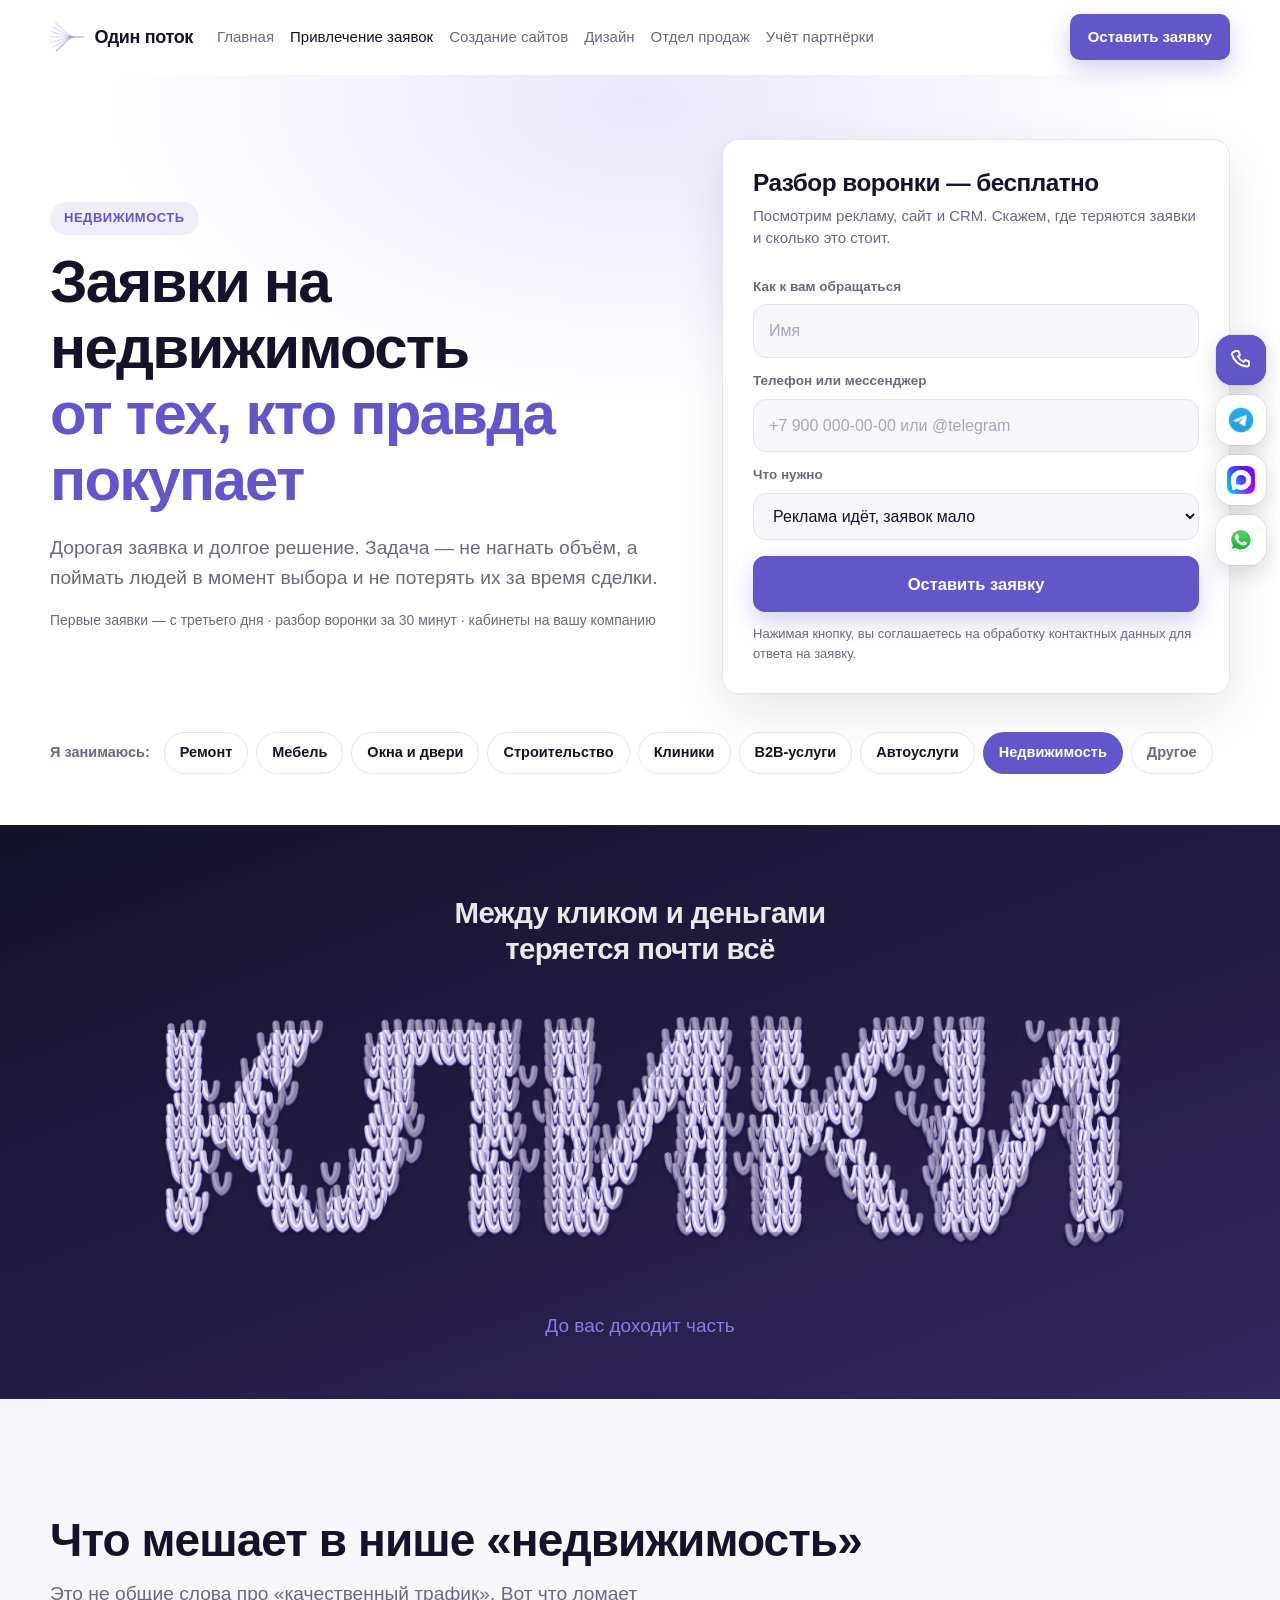
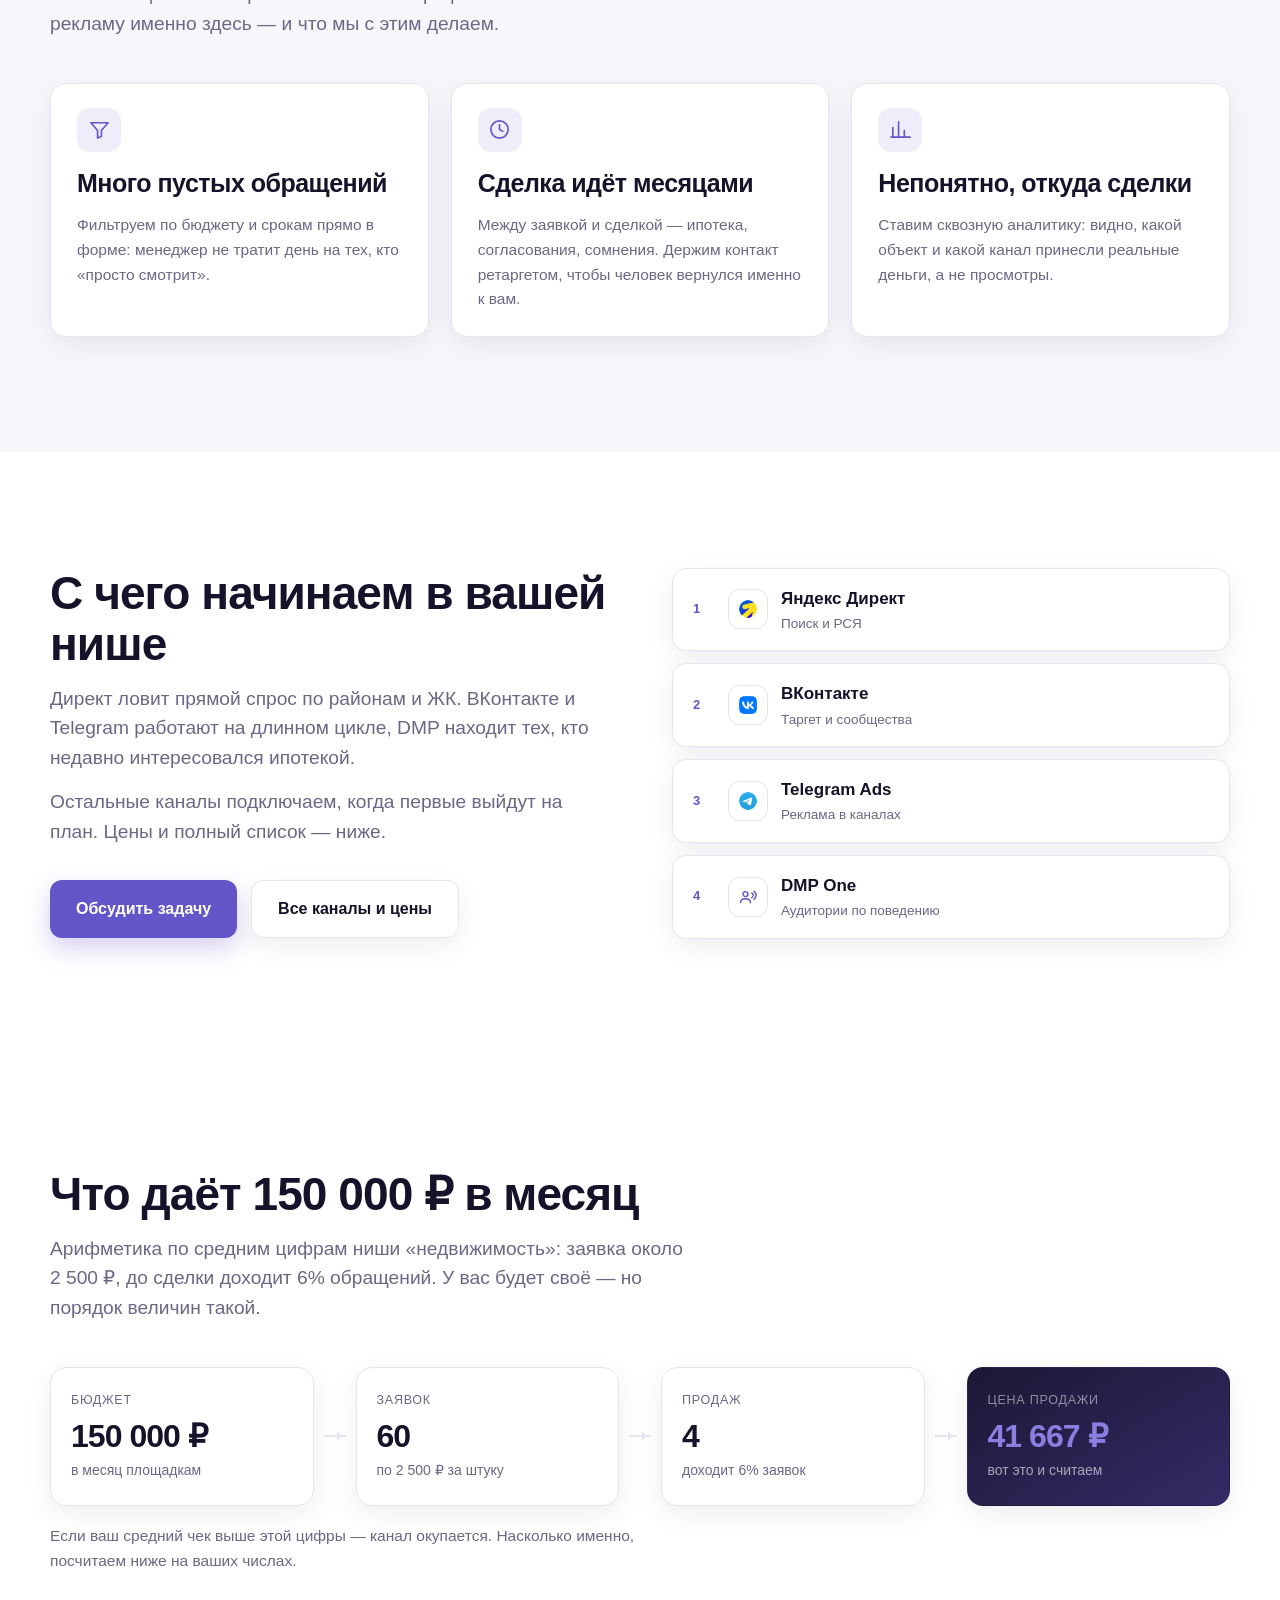
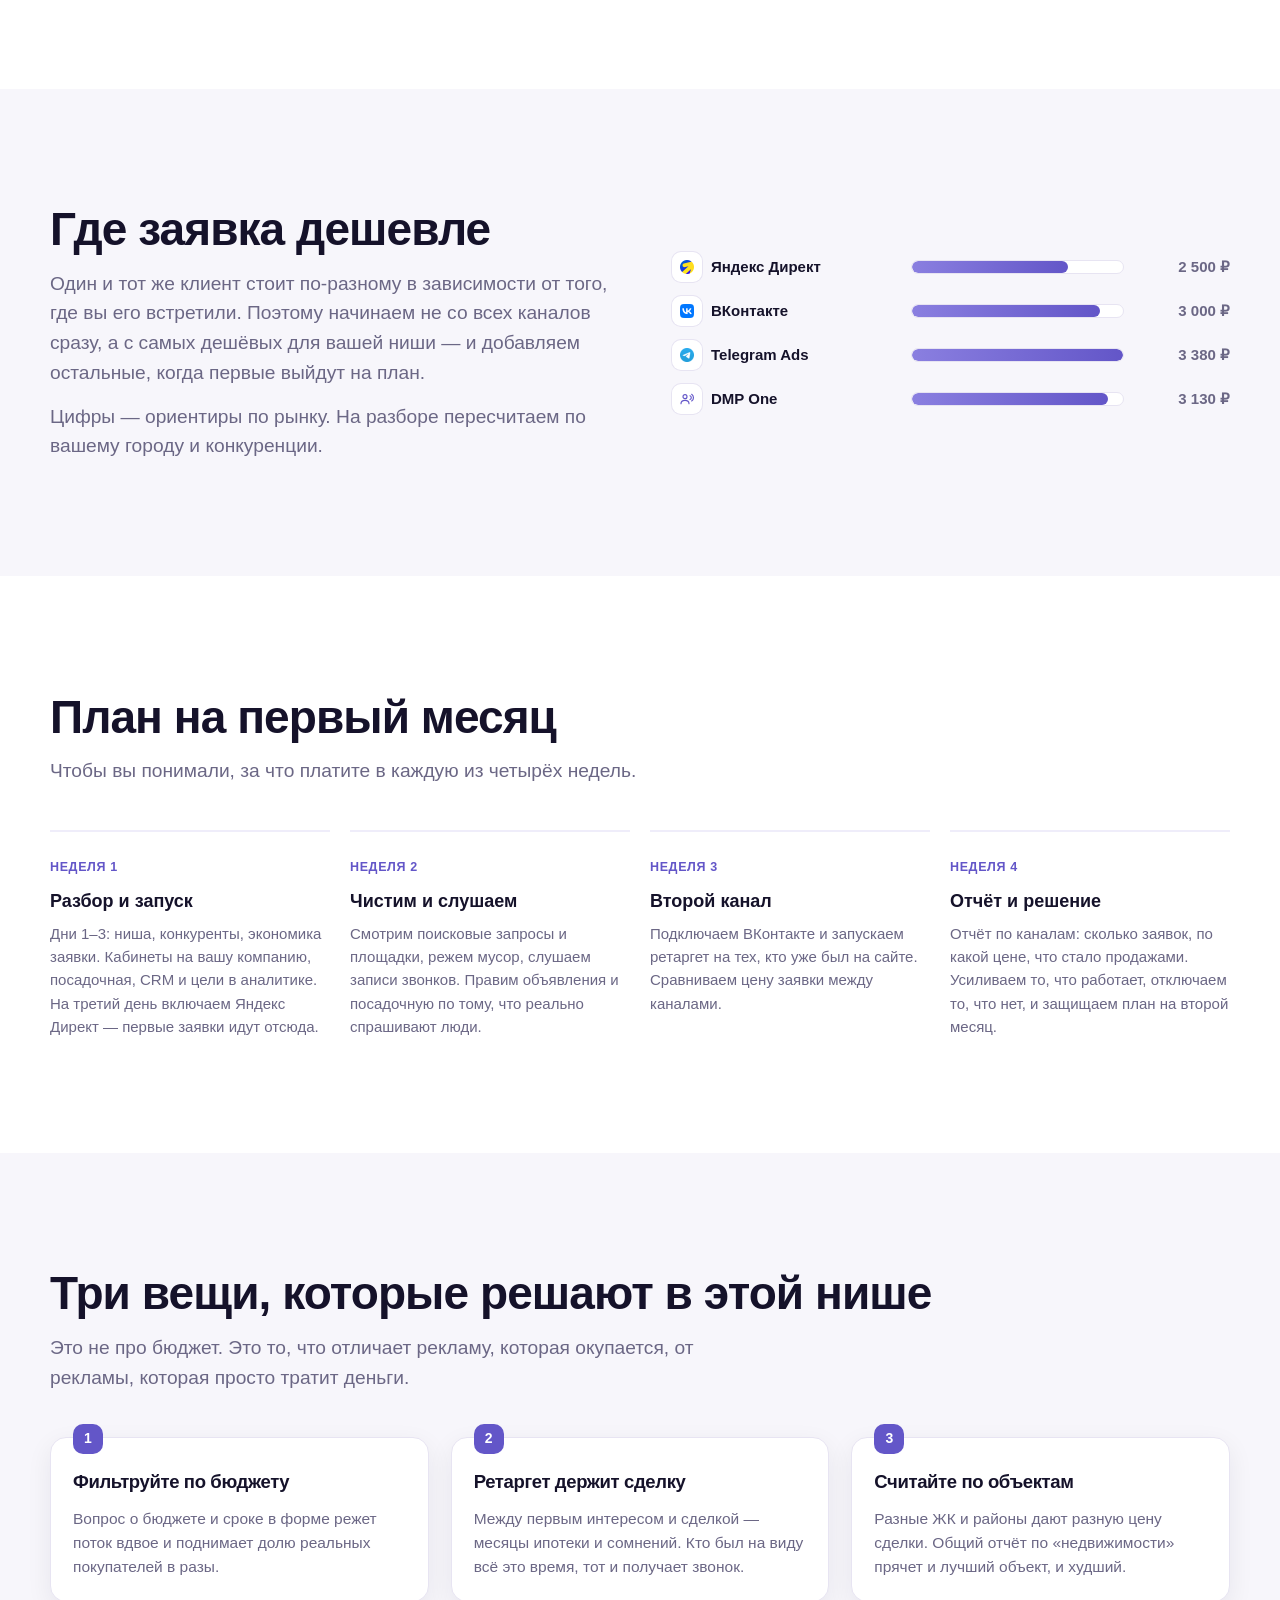
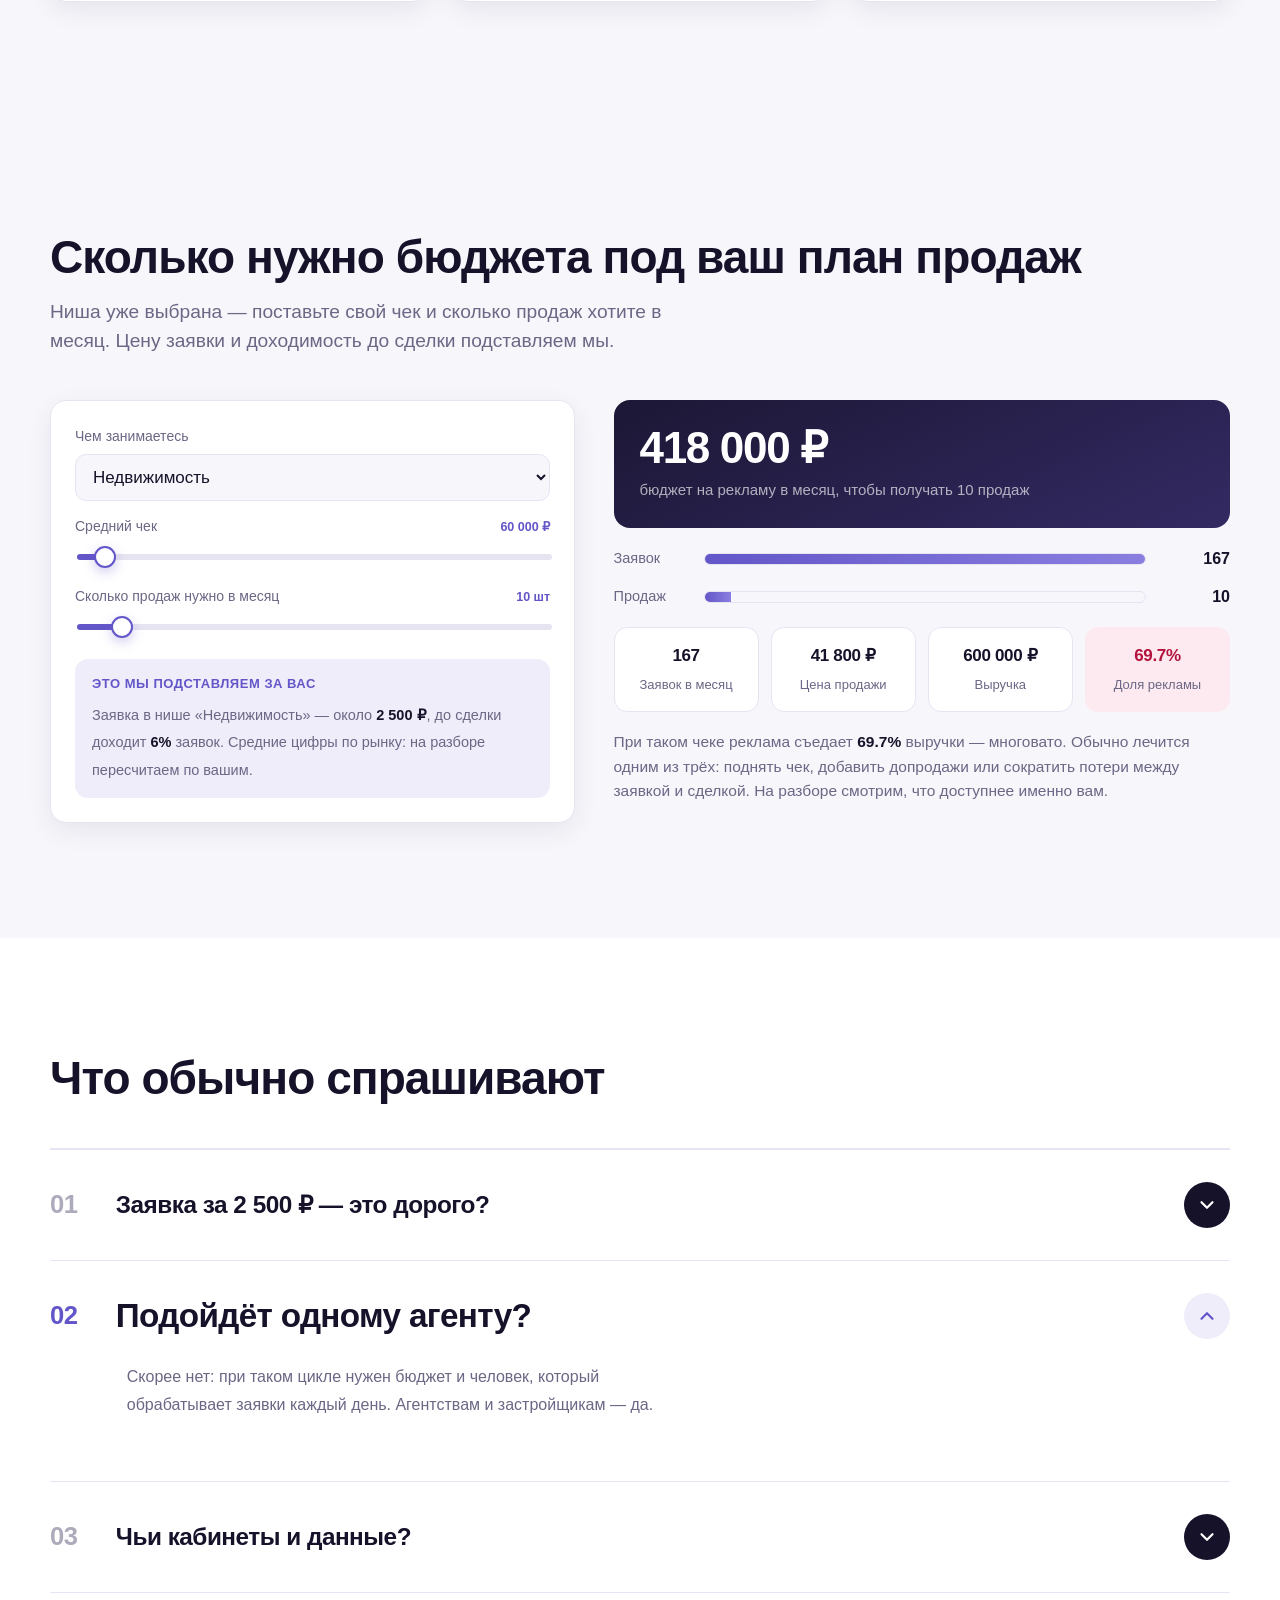
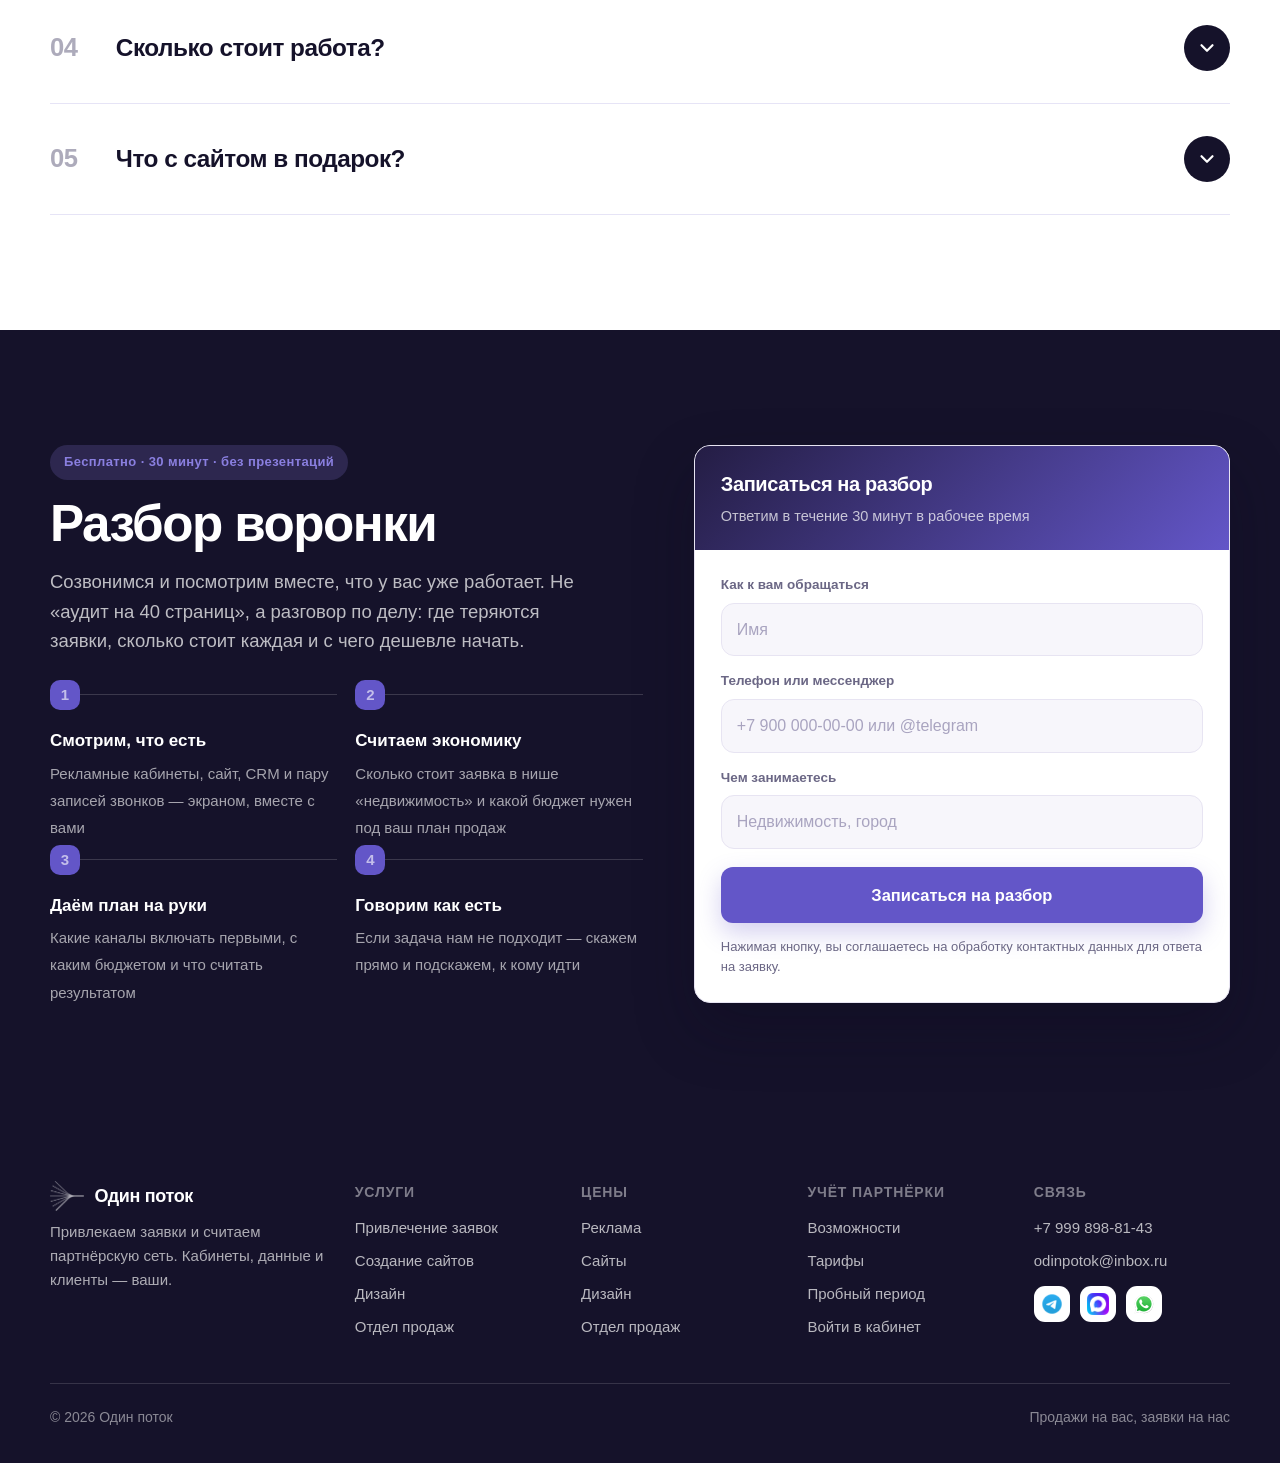
<file: n-nedvizhimost.html>
<!doctype html>
<html lang="ru">
<head>
<meta charset="utf-8" />
<meta name="viewport" content="width=device-width, initial-scale=1" />
<title>Недвижимость — реклама и заявки | «Один поток»</title>
<meta name="description" content="Недвижимость: настраиваем рекламу и приводим заявки. Яндекс Директ, ВКонтакте, Telegram Ads, DMP One под одним договором, первые заявки с третьего дня, кабинеты на вашу компанию." />
<link rel="icon" href="assets/logo-mark.png" />
<link rel="stylesheet" href="styles.css" />
</head>
<body data-page="agency">

<header class="head" id="head"></header>

<main>
<!-- ПЕРВЫЙ ЭКРАН -->
<section class="hero hero--page" id="start">
  <div class="wrap hero__in hero__in--split">
    <div>
      <span class="nst__tag">Недвижимость</span>
      <h1 class="rise">Заявки на недвижимость<br /><span>от тех, кто правда покупает</span></h1>
      <p class="lead rise">Дорогая заявка и долгое решение. Задача — не нагнать объём, а поймать людей в момент выбора и не потерять их за время сделки.</p>
      <p class="hero__note rise">Первые заявки — с третьего дня · разбор воронки за 30 минут · кабинеты на вашу компанию</p>
    </div>
    <div data-hero-form="Реклама: Недвижимость"
         data-title="Разбор воронки — бесплатно"
         data-sub="Посмотрим рекламу, сайт и CRM. Скажем, где теряются заявки и сколько это стоит."
         data-pick="Реклама идёт, заявок мало|Рекламы пока нет|Меняем подрядчика|Нужна сквозная аналитика|Пока просто посоветоваться"></div>
  </div>
  <div class="wrap nst rise">
    <span class="nst__t">Я занимаюсь:</span>
    <div class="nst__row"><a class="nst__i" href="n-remont.html">Ремонт</a><a class="nst__i" href="n-mebel.html">Мебель</a><a class="nst__i" href="n-okna.html">Окна и двери</a><a class="nst__i" href="n-stroika.html">Строительство</a><a class="nst__i" href="n-medicina.html">Клиники</a><a class="nst__i" href="n-b2b.html">B2B-услуги</a><a class="nst__i" href="n-avto.html">Автоуслуги</a><a class="nst__i is-on" href="n-nedvizhimost.html">Недвижимость</a><a class="nst__i nst__i--off" href="agency.html">Другое</a></div>
  </div>
</section>

<!-- ПОЛОСА «ПОТОК» -->
<section class="flowband">
  <div class="wrap">
    <canvas class="stream stream--band" data-flow="КЛИКИ|ЗАЯВКИ|ПРОДАЖИ|₽" data-caps="За них вы платите площадкам|До вас доходит часть|Из них закрывается часть|Ради этого всё и затевалось" aria-hidden="true"></canvas>
    <h2 class="flowband__h rise">Между кликом и деньгами теряется почти всё</h2>
    <div class="flowband__stage"></div>
    <p class="flowband__cap" data-flow-cap>&nbsp;</p>
  </div>
</section>

<!-- ЧТО МЕШАЕТ -->
<section class="section section--paper">
  <div class="wrap">
    <div class="rise" style="max-width:860px">
      <h2>Что мешает в нише «недвижимость»</h2>
      <p class="lead mt-s">Это не общие слова про «качественный трафик». Вот что ломает рекламу именно здесь — и что мы с этим делаем.</p>
    </div>
    <div class="grid g3 mt-l">
      <div class="card card--pain rise"><span class="pain__ic" aria-hidden="true"><svg viewBox="0 0 24 24" fill="none"
      stroke="currentColor" stroke-width="1.7" stroke-linecap="round" stroke-linejoin="round"><path d="M3 5h18l-7 8v6l-4 2v-8z"/></svg></span><h3>Много пустых обращений</h3><p class="mt-s">Фильтруем по бюджету и срокам прямо в форме: менеджер не тратит день на тех, кто «просто смотрит».</p></div>
      <div class="card card--pain rise"><span class="pain__ic" aria-hidden="true"><svg viewBox="0 0 24 24" fill="none"
      stroke="currentColor" stroke-width="1.7" stroke-linecap="round" stroke-linejoin="round"><circle cx="12" cy="12" r="9"/><path d="M12 7v5l3.5 2"/></svg></span><h3>Сделка идёт месяцами</h3><p class="mt-s">Между заявкой и сделкой — ипотека, согласования, сомнения. Держим контакт ретаргетом, чтобы человек вернулся именно к вам.</p></div>
      <div class="card card--pain rise"><span class="pain__ic" aria-hidden="true"><svg viewBox="0 0 24 24" fill="none"
      stroke="currentColor" stroke-width="1.7" stroke-linecap="round" stroke-linejoin="round"><path d="M4 20V10M10 20V4M16 20v-7M22 20H2"/></svg></span><h3>Непонятно, откуда сделки</h3><p class="mt-s">Ставим сквозную аналитику: видно, какой объект и какой канал принесли реальные деньги, а не просмотры.</p></div>
    </div>
  </div>
</section>

<!-- КАНАЛЫ ПОД НИШУ -->
<section class="section">
  <div class="wrap split">
    <div class="rise">
      <h2>С чего начинаем в вашей нише</h2>
      <p class="lead mt-s">Директ ловит прямой спрос по районам и ЖК. ВКонтакте и Telegram работают на длинном цикле, DMP находит тех, кто недавно интересовался ипотекой.</p>
      <p class="lead mt-s">Остальные каналы подключаем, когда первые выйдут на план. Цены и полный список — ниже.</p>
      <div class="hero__cta" style="justify-content:flex-start">
        <a class="btn" href="#start">Обсудить задачу</a>
        <a class="btn btn--ghost" href="agency.html#prices">Все каналы и цены</a>
      </div>
    </div>
    <div class="nchs rise"><div class="nch"><span class="nch__step">1</span><span class="nch__ic"><img src="assets/logos/yandex.png" alt="" loading="lazy" /></span><span class="nch__t"><b>Яндекс Директ</b><i>Поиск и РСЯ</i></span></div><div class="nch"><span class="nch__step">2</span><span class="nch__ic"><img src="assets/logos/vk.png" alt="" loading="lazy" /></span><span class="nch__t"><b>ВКонтакте</b><i>Таргет и сообщества</i></span></div><div class="nch"><span class="nch__step">3</span><span class="nch__ic"><img src="assets/logos/telegram.png" alt="" loading="lazy" /></span><span class="nch__t"><b>Telegram Ads</b><i>Реклама в каналах</i></span></div><div class="nch"><span class="nch__step">4</span><span class="nch__ic nch__ic--draw" aria-hidden="true"><svg viewBox="0 0 24 24" fill="none"
      stroke="currentColor" stroke-width="1.7" stroke-linecap="round" stroke-linejoin="round"><circle cx="9" cy="8.5" r="3"/><path d="M3 19c0-3.3 2.7-5 6-5s6 1.7 6 5"/><path d="M16.5 7.2a3 3 0 0 1 0 5.6M19 5a6 6 0 0 1 0 10"/></svg></span><span class="nch__t"><b>DMP One</b><i>Аудитории по поведению</i></span></div></div>
  </div>
</section>

<!-- ЭКОНОМИКА -->
<section class="section">
  <div class="wrap">
    <h2 class="rise">Что даёт 150 000 ₽ в месяц</h2>
    <p class="lead mt-s rise">Арифметика по средним цифрам ниши «недвижимость»: заявка около 2 500 ₽,
      до сделки доходит 6% обращений. У вас будет своё — но порядок величин такой.</p>
    <div class="eco mt-l rise">
      <div class="eco__i"><span class="eco__t">Бюджет</span><b>150 000 ₽</b><i>в месяц площадкам</i></div>
      <span class="eco__ar" aria-hidden="true"></span>
      <div class="eco__i"><span class="eco__t">Заявок</span><b>60</b><i>по 2 500 ₽ за штуку</i></div>
      <span class="eco__ar" aria-hidden="true"></span>
      <div class="eco__i"><span class="eco__t">Продаж</span><b>4</b><i>доходит 6% заявок</i></div>
      <span class="eco__ar" aria-hidden="true"></span>
      <div class="eco__i eco__i--out"><span class="eco__t">Цена продажи</span><b>41 667 ₽</b><i>вот это и считаем</i></div>
    </div>
    <p class="eco__note rise">Если ваш средний чек выше этой цифры — канал окупается. Насколько именно,
      посчитаем ниже на ваших числах.</p>
  </div>
</section>

<!-- ЦЕНА ЗАЯВКИ ПО КАНАЛАМ -->
<section class="section section--paper">
  <div class="wrap split">
    <div class="rise">
      <h2>Где заявка дешевле</h2>
      <p class="lead mt-s">Один и тот же клиент стоит по-разному в зависимости от того, где вы его встретили.
        Поэтому начинаем не со всех каналов сразу, а с самых дешёвых для вашей ниши — и добавляем остальные,
        когда первые выйдут на план.</p>
      <p class="lead mt-s">Цифры — ориентиры по рынку. На разборе пересчитаем по вашему городу и конкуренции.</p>
    </div>
    <div class="bars rise">
      <div class="bar">
        <span class="bar__n"><span class="nch__ic"><img src="assets/logos/yandex.png" alt="" loading="lazy" /></span>Яндекс Директ</span>
        <span class="bar__track"><span class="bar__fill" style="width:74%"></span></span>
        <b class="bar__v">2 500 ₽</b>
      </div><div class="bar">
        <span class="bar__n"><span class="nch__ic"><img src="assets/logos/vk.png" alt="" loading="lazy" /></span>ВКонтакте</span>
        <span class="bar__track"><span class="bar__fill" style="width:89%"></span></span>
        <b class="bar__v">3 000 ₽</b>
      </div><div class="bar">
        <span class="bar__n"><span class="nch__ic"><img src="assets/logos/telegram.png" alt="" loading="lazy" /></span>Telegram Ads</span>
        <span class="bar__track"><span class="bar__fill" style="width:100%"></span></span>
        <b class="bar__v">3 380 ₽</b>
      </div><div class="bar">
        <span class="bar__n"><span class="nch__ic nch__ic--draw" aria-hidden="true"><svg viewBox="0 0 24 24" fill="none"
      stroke="currentColor" stroke-width="1.7" stroke-linecap="round" stroke-linejoin="round"><circle cx="9" cy="8.5" r="3"/><path d="M3 19c0-3.3 2.7-5 6-5s6 1.7 6 5"/><path d="M16.5 7.2a3 3 0 0 1 0 5.6M19 5a6 6 0 0 1 0 10"/></svg></span>DMP One</span>
        <span class="bar__track"><span class="bar__fill" style="width:93%"></span></span>
        <b class="bar__v">3 130 ₽</b>
      </div>
    </div>
  </div>
</section>

<!-- ПЛАН НА МЕСЯЦ -->
<section class="section">
  <div class="wrap">
    <h2 class="rise">План на первый месяц</h2>
    <p class="lead mt-s rise">Чтобы вы понимали, за что платите в каждую из четырёх недель.</p>
    <div class="wplan mt-l">
      <div class="wplan__i rise"><span class="wplan__w">Неделя 1</span>
        <b>Разбор и запуск</b>
        <span>Дни 1–3: ниша, конкуренты, экономика заявки. Кабинеты на вашу компанию, посадочная, CRM и цели
          в аналитике. На третий день включаем Яндекс Директ — первые заявки идут отсюда.</span></div>
      <div class="wplan__i rise"><span class="wplan__w">Неделя 2</span>
        <b>Чистим и слушаем</b>
        <span>Смотрим поисковые запросы и площадки, режем мусор, слушаем записи звонков. Правим объявления
          и посадочную по тому, что реально спрашивают люди.</span></div>
      <div class="wplan__i rise"><span class="wplan__w">Неделя 3</span>
        <b>Второй канал</b>
        <span>Подключаем ВКонтакте и запускаем ретаргет на тех, кто уже был на сайте.
          Сравниваем цену заявки между каналами.</span></div>
      <div class="wplan__i rise"><span class="wplan__w">Неделя 4</span>
        <b>Отчёт и решение</b>
        <span>Отчёт по каналам: сколько заявок, по какой цене, что стало продажами. Усиливаем то, что работает,
          отключаем то, что нет, и защищаем план на второй месяц.</span></div>
    </div>
  </div>
</section>

<!-- СОВЕТЫ -->
<section class="section section--paper">
  <div class="wrap">
    <h2 class="rise">Три вещи, которые решают в этой нише</h2>
    <p class="lead mt-s rise">Это не про бюджет. Это то, что отличает рекламу, которая окупается,
      от рекламы, которая просто тратит деньги.</p>
    <div class="grid g3 mt-l">
      <div class="tip rise"><span class="tip__n">1</span><h3>Фильтруйте по бюджету</h3><p class="mt-s">Вопрос о бюджете и сроке в форме режет поток вдвое и поднимает долю реальных покупателей в разы.</p></div>
      <div class="tip rise"><span class="tip__n">2</span><h3>Ретаргет держит сделку</h3><p class="mt-s">Между первым интересом и сделкой — месяцы ипотеки и сомнений. Кто был на виду всё это время, тот и получает звонок.</p></div>
      <div class="tip rise"><span class="tip__n">3</span><h3>Считайте по объектам</h3><p class="mt-s">Разные ЖК и районы дают разную цену сделки. Общий отчёт по «недвижимости» прячет и лучший объект, и худший.</p></div>
    </div>
  </div>
</section>

<!-- КАЛЬКУЛЯТОР -->
<section class="section section--paper" id="calc-sec">
  <div class="wrap">
    <h2 class="rise">Сколько нужно бюджета под ваш план продаж</h2>
    <p class="lead mt-s rise">Ниша уже выбрана — поставьте свой чек и сколько продаж хотите в месяц.
      Цену заявки и доходимость до сделки подставляем мы.</p>
    <div class="calc2 mt-l rise" id="calc" data-niche="Недвижимость"></div>
  </div>
</section>

<!-- ВОПРОСЫ -->
<section class="section" id="faq">
  <div class="wrap">
    <h2 class="rise">Что обычно спрашивают</h2>
    <div class="faq mt-l rise">
      <details><summary>Заявка за 2 500 ₽ — это дорого?</summary><p>Для ниши это норма: до сделки доходит примерно каждая шестнадцатая заявка, зато комиссия перекрывает рекламу многократно. Главное — считать не клики, а сделки.</p></details>
      <details><summary>Подойдёт одному агенту?</summary><p>Скорее нет: при таком цикле нужен бюджет и человек, который обрабатывает заявки каждый день. Агентствам и застройщикам — да.</p></details>
      <details><summary>Чьи кабинеты и данные?</summary><p>Ваши. Рекламные кабинеты, CRM, домены и аналитика оформлены на вашу компанию. Если мы расстанемся, всё остаётся у вас вместе с историей и статистикой.</p></details>
      <details><summary>Сколько стоит работа?</summary><p>От 35 000 ₽ в месяц за канал, полный пакет — 200 000 ₽. Абонплата фиксированная и не зависит от рекламного бюджета: бюджет вы платите площадкам напрямую.</p></details>
      <details><summary>Что с сайтом в подарок?</summary><p>При работе от трёх месяцев собираем посадочную под ваш оффер, подключаем аналитику и формы и отдаём с доступами. Число каналов роли не играет.</p></details>
    </div>
  </div>
</section>

<!-- ЗАЯВКА -->
<section class="section section--ink" id="go">
  <div class="wrap audit">
    <div class="rise">
      <span class="audit__tag">Бесплатно · 30 минут · без презентаций</span>
      <h2 class="audit__h">Разбор воронки</h2>
      <p class="audit__lead">Созвонимся и посмотрим вместе, что у вас уже работает. Не «аудит на 40 страниц»,
        а разговор по делу: где теряются заявки, сколько стоит каждая и с чего дешевле начать.</p>
      <div class="audit__grid">
        <div class="audit__i"><span class="audit__n">1</span><b>Смотрим, что есть</b>
          <span>Рекламные кабинеты, сайт, CRM и пару записей звонков — экраном, вместе с вами</span></div>
        <div class="audit__i"><span class="audit__n">2</span><b>Считаем экономику</b>
          <span>Сколько стоит заявка в нише «недвижимость» и какой бюджет нужен под ваш план продаж</span></div>
        <div class="audit__i"><span class="audit__n">3</span><b>Даём план на руки</b>
          <span>Какие каналы включать первыми, с каким бюджетом и что считать результатом</span></div>
        <div class="audit__i"><span class="audit__n">4</span><b>Говорим как есть</b>
          <span>Если задача нам не подходит — скажем прямо и подскажем, к кому идти</span></div>
      </div>
    </div>

    <form class="formcard rise" data-lead="Разбор воронки: Недвижимость" novalidate>
      <div class="formcard__top">
        <b>Записаться на разбор</b>
        <span>Ответим в течение 30 минут в рабочее время</span>
      </div>
      <div class="formcard__body">
        <div class="f"><label for="n">Как к вам обращаться</label><input id="n" name="name" placeholder="Имя" autocomplete="name" required /></div>
        <div class="f"><label for="c">Телефон или мессенджер</label><input id="c" name="contact" placeholder="+7 900 000-00-00 или @telegram" required /></div>
        <div class="f"><label for="b">Чем занимаетесь</label><input id="b" name="biz" placeholder="Недвижимость, город" /></div>
        <button class="btn btn--wide" type="submit">Записаться на разбор</button>
        <div class="form__ok">Готово — открылся мессенджер с вашей заявкой. Если он не открылся, напишите нам напрямую: контакты в подвале.</div>
        <p class="form__note">Нажимая кнопку, вы соглашаетесь на обработку контактных данных для ответа на заявку.</p>
      </div>
    </form>
  </div>
</section>
</main>

<footer class="foot" id="foot"></footer>
<script src="app.js"></script>
<script src="stream.js"></script>
<script src="widgets.js"></script>
</body>
</html>
</file>
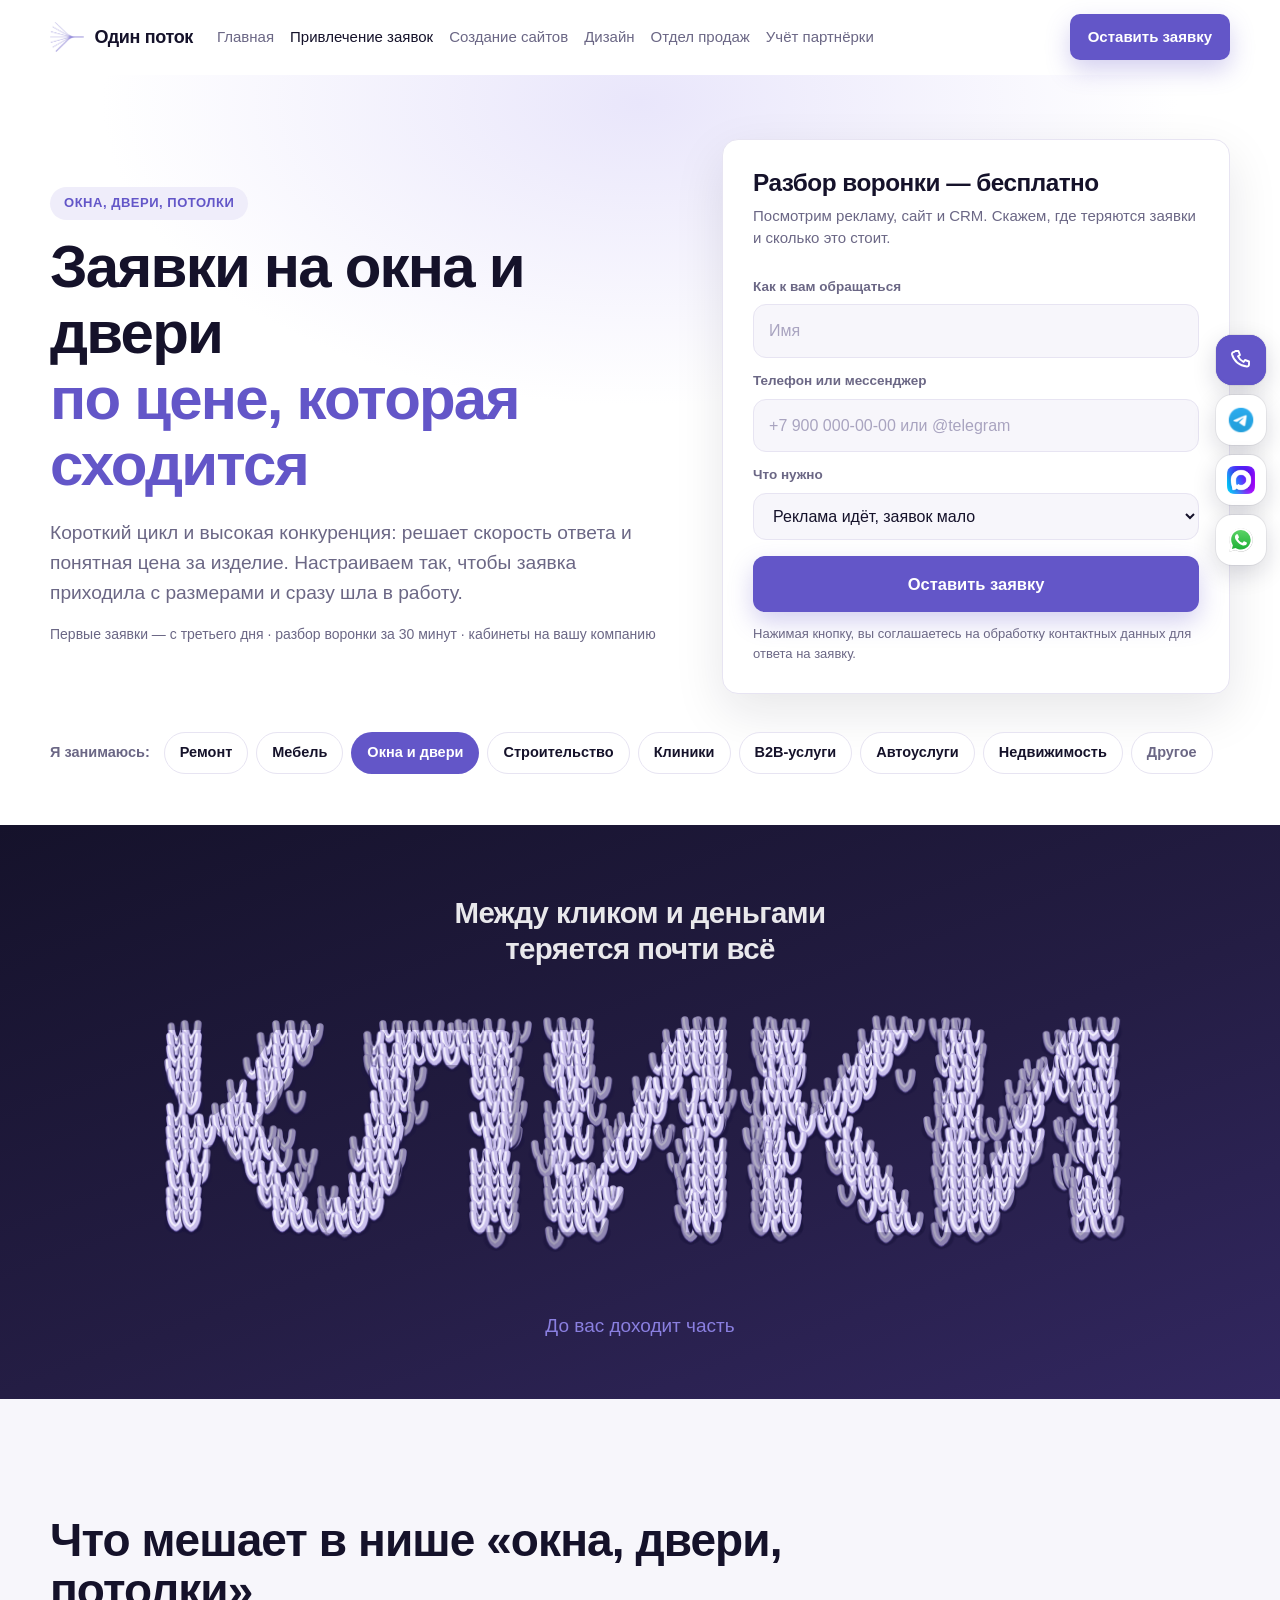
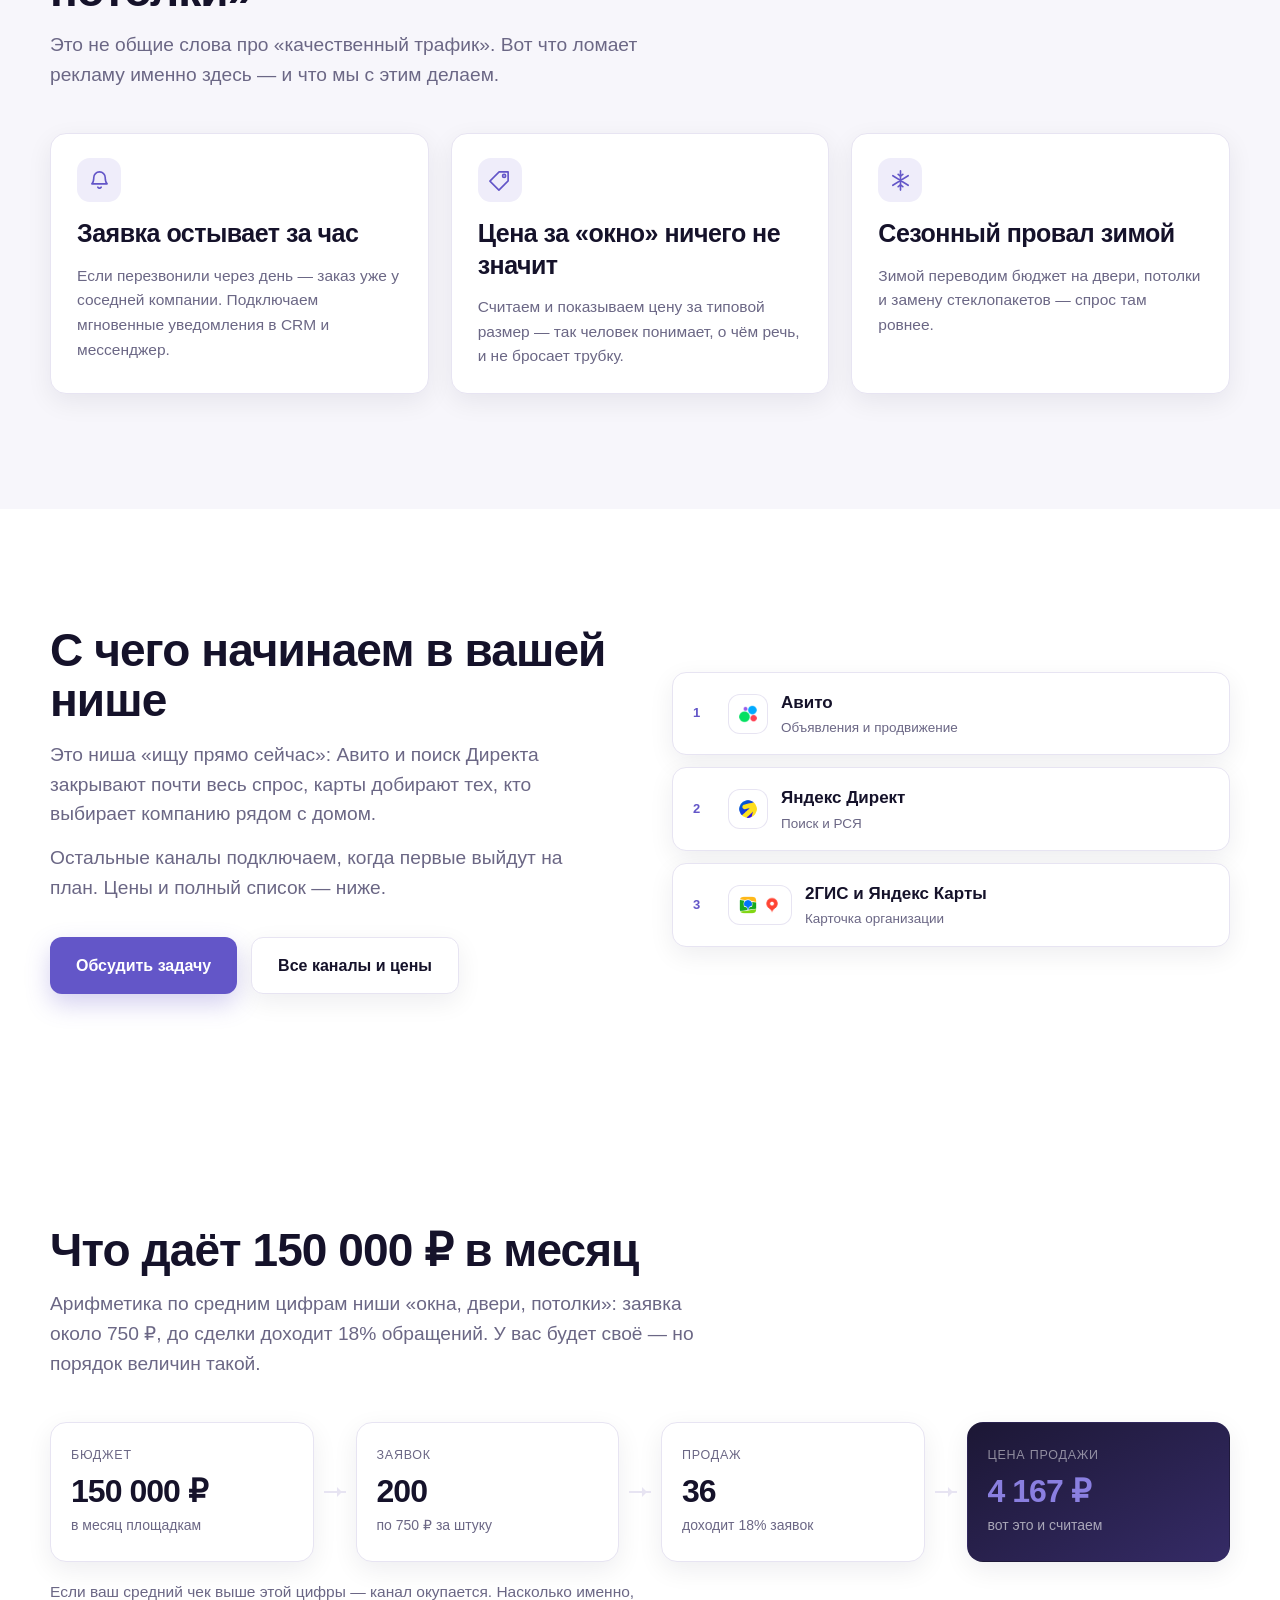
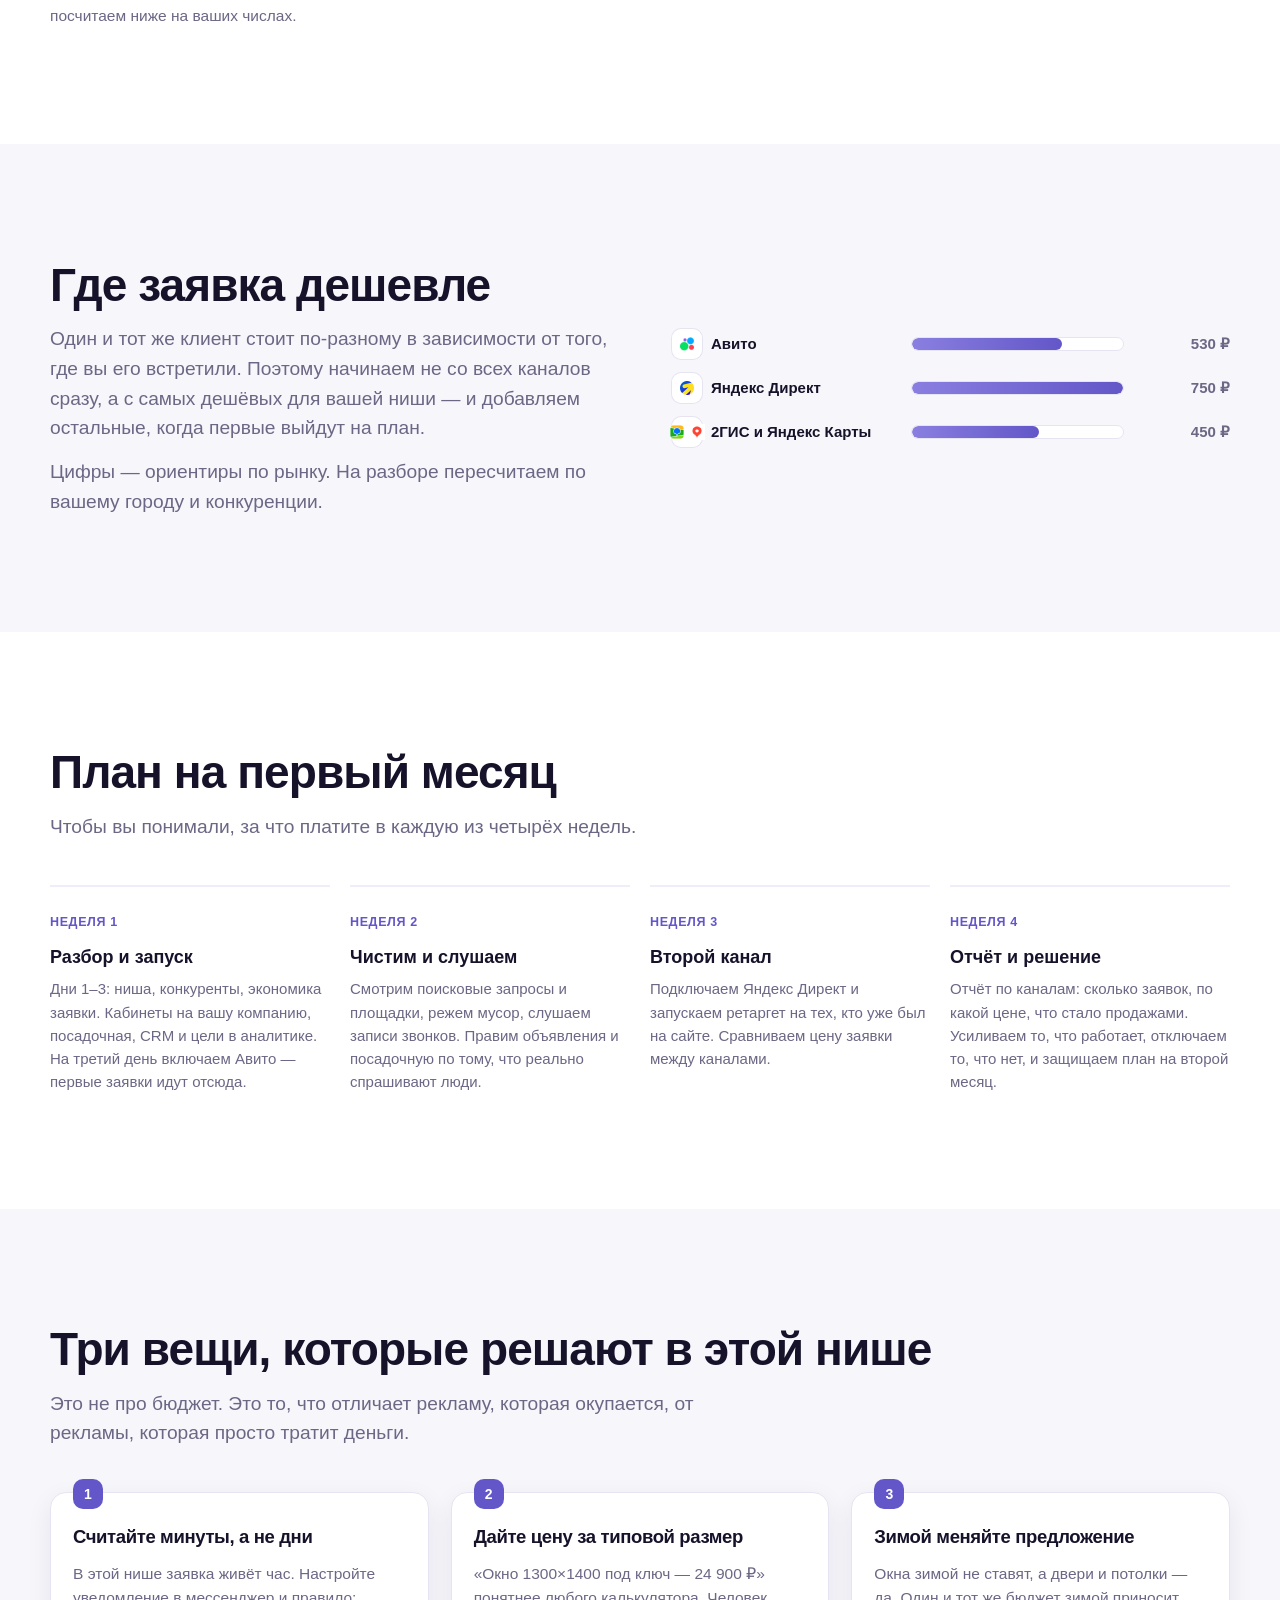
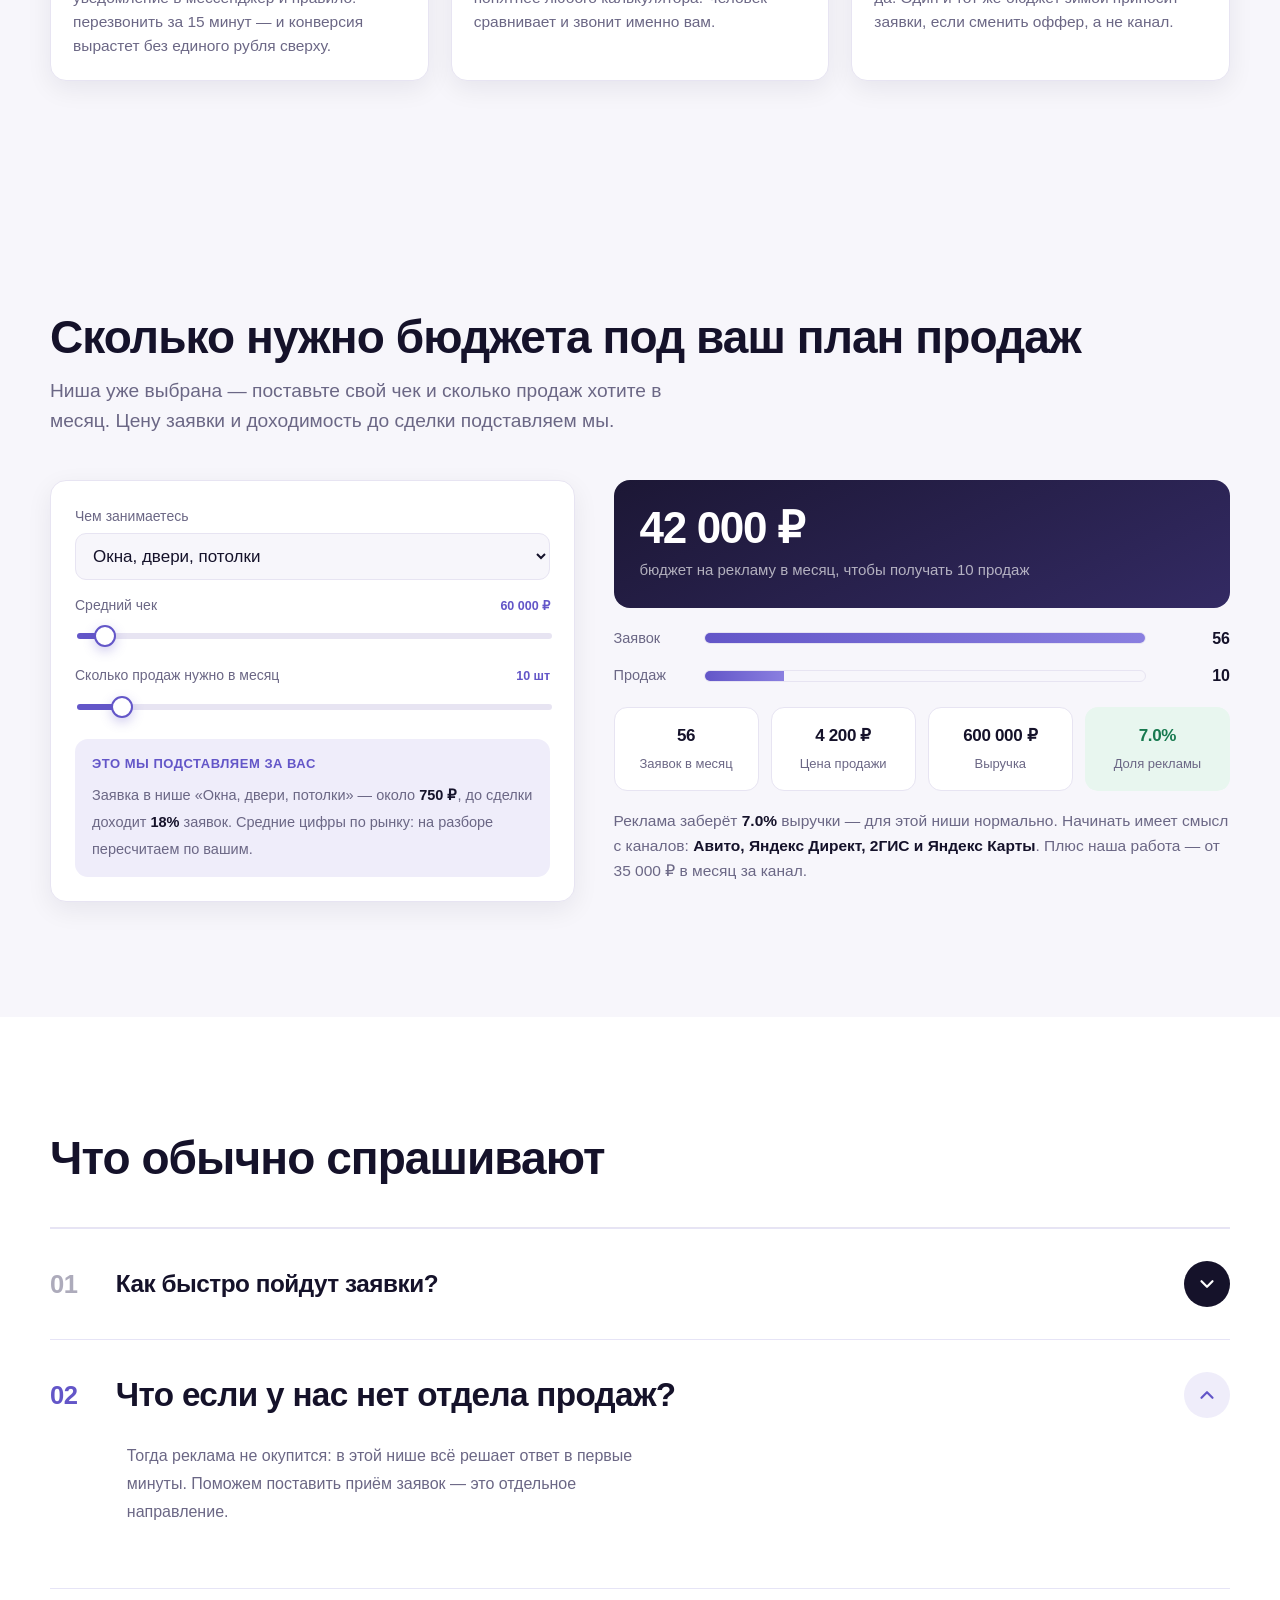
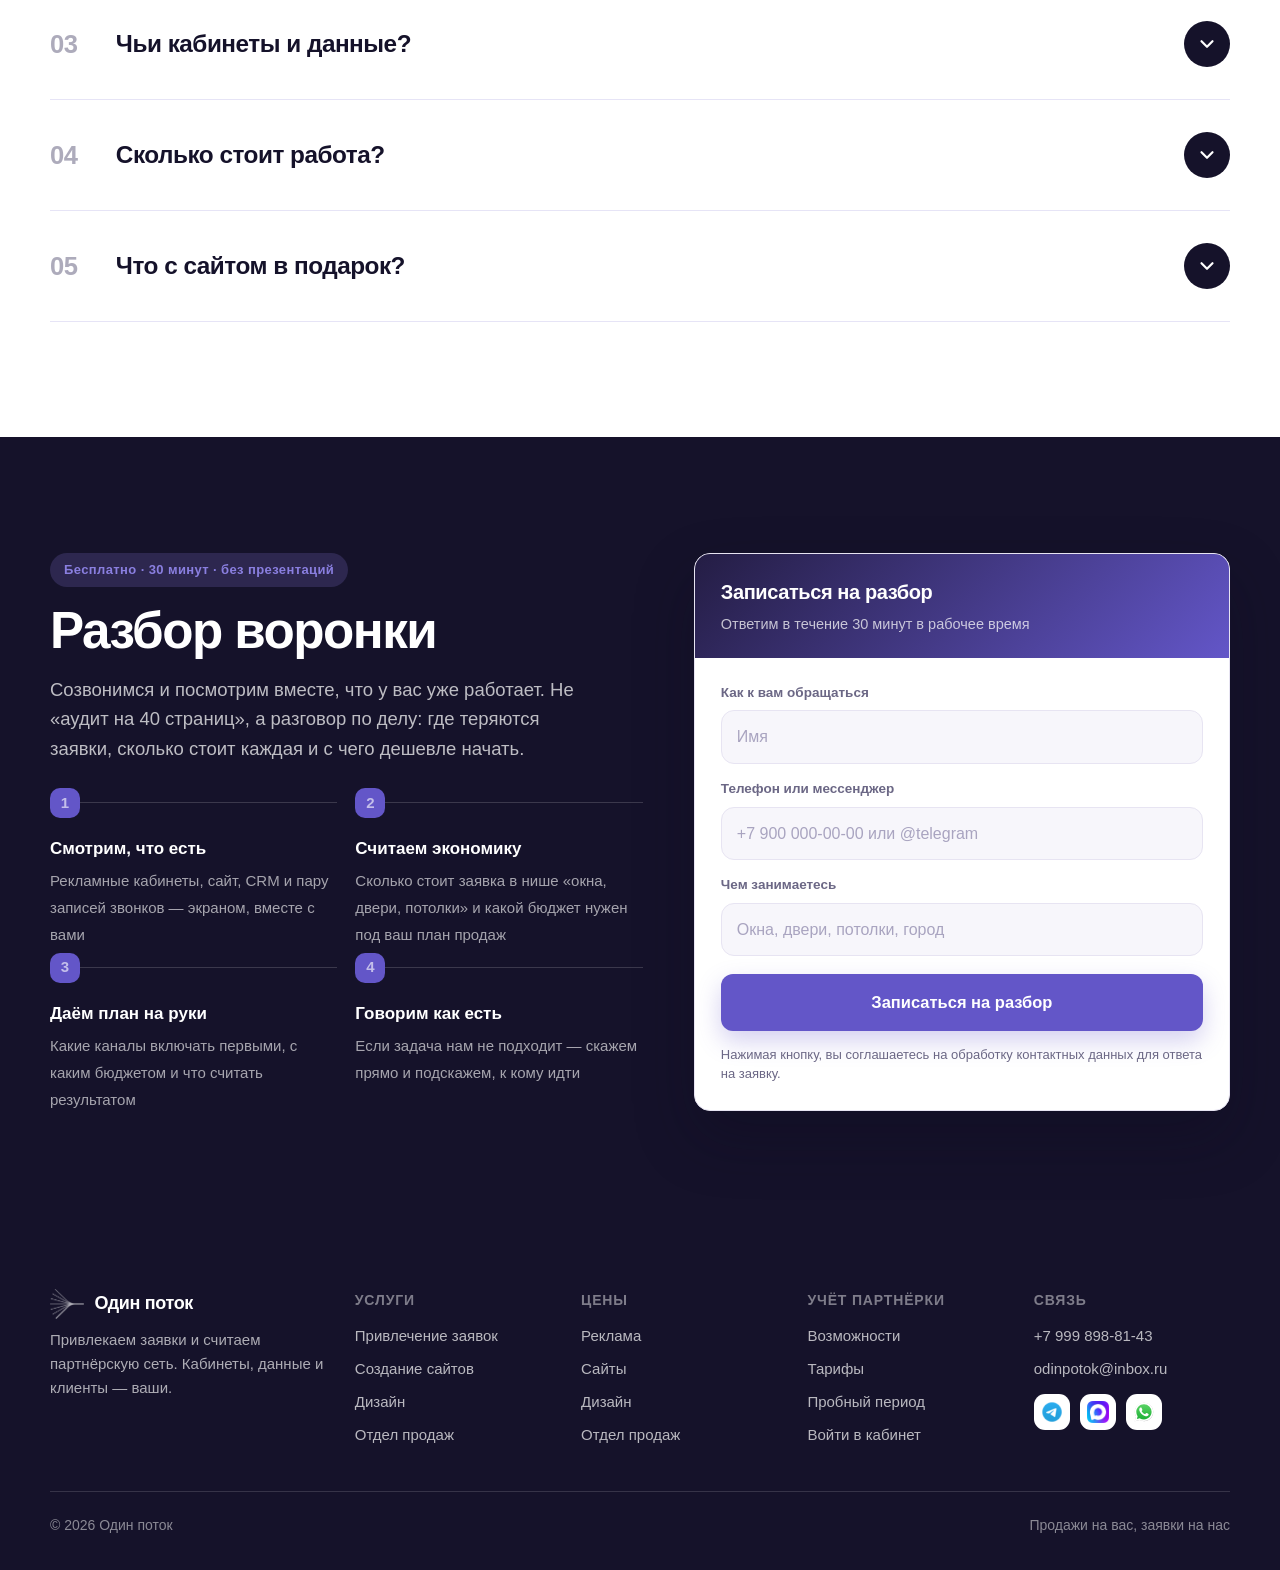
<file: n-okna.html>
<!doctype html>
<html lang="ru">
<head>
<meta charset="utf-8" />
<meta name="viewport" content="width=device-width, initial-scale=1" />
<title>Окна, двери, потолки — реклама и заявки | «Один поток»</title>
<meta name="description" content="Окна, двери, потолки: настраиваем рекламу и приводим заявки. Авито, Яндекс Директ, 2ГИС и Яндекс Карты под одним договором, первые заявки с третьего дня, кабинеты на вашу компанию." />
<link rel="icon" href="assets/logo-mark.png" />
<link rel="stylesheet" href="styles.css" />
</head>
<body data-page="agency">

<header class="head" id="head"></header>

<main>
<!-- ПЕРВЫЙ ЭКРАН -->
<section class="hero hero--page" id="start">
  <div class="wrap hero__in hero__in--split">
    <div>
      <span class="nst__tag">Окна, двери, потолки</span>
      <h1 class="rise">Заявки на окна и двери<br /><span>по цене, которая сходится</span></h1>
      <p class="lead rise">Короткий цикл и высокая конкуренция: решает скорость ответа и понятная цена за изделие. Настраиваем так, чтобы заявка приходила с размерами и сразу шла в работу.</p>
      <p class="hero__note rise">Первые заявки — с третьего дня · разбор воронки за 30 минут · кабинеты на вашу компанию</p>
    </div>
    <div data-hero-form="Реклама: Окна, двери, потолки"
         data-title="Разбор воронки — бесплатно"
         data-sub="Посмотрим рекламу, сайт и CRM. Скажем, где теряются заявки и сколько это стоит."
         data-pick="Реклама идёт, заявок мало|Рекламы пока нет|Меняем подрядчика|Нужна сквозная аналитика|Пока просто посоветоваться"></div>
  </div>
  <div class="wrap nst rise">
    <span class="nst__t">Я занимаюсь:</span>
    <div class="nst__row"><a class="nst__i" href="n-remont.html">Ремонт</a><a class="nst__i" href="n-mebel.html">Мебель</a><a class="nst__i is-on" href="n-okna.html">Окна и двери</a><a class="nst__i" href="n-stroika.html">Строительство</a><a class="nst__i" href="n-medicina.html">Клиники</a><a class="nst__i" href="n-b2b.html">B2B-услуги</a><a class="nst__i" href="n-avto.html">Автоуслуги</a><a class="nst__i" href="n-nedvizhimost.html">Недвижимость</a><a class="nst__i nst__i--off" href="agency.html">Другое</a></div>
  </div>
</section>

<!-- ПОЛОСА «ПОТОК» -->
<section class="flowband">
  <div class="wrap">
    <canvas class="stream stream--band" data-flow="КЛИКИ|ЗАЯВКИ|ПРОДАЖИ|₽" data-caps="За них вы платите площадкам|До вас доходит часть|Из них закрывается часть|Ради этого всё и затевалось" aria-hidden="true"></canvas>
    <h2 class="flowband__h rise">Между кликом и деньгами теряется почти всё</h2>
    <div class="flowband__stage"></div>
    <p class="flowband__cap" data-flow-cap>&nbsp;</p>
  </div>
</section>

<!-- ЧТО МЕШАЕТ -->
<section class="section section--paper">
  <div class="wrap">
    <div class="rise" style="max-width:860px">
      <h2>Что мешает в нише «окна, двери, потолки»</h2>
      <p class="lead mt-s">Это не общие слова про «качественный трафик». Вот что ломает рекламу именно здесь — и что мы с этим делаем.</p>
    </div>
    <div class="grid g3 mt-l">
      <div class="card card--pain rise"><span class="pain__ic" aria-hidden="true"><svg viewBox="0 0 24 24" fill="none"
      stroke="currentColor" stroke-width="1.7" stroke-linecap="round" stroke-linejoin="round"><path d="M18 9a6 6 0 1 0-12 0c0 5-2 6.5-2 6.5h16S18 14 18 9z"/><path d="M13.7 19a2 2 0 0 1-3.4 0"/></svg></span><h3>Заявка остывает за час</h3><p class="mt-s">Если перезвонили через день — заказ уже у соседней компании. Подключаем мгновенные уведомления в CRM и мессенджер.</p></div>
      <div class="card card--pain rise"><span class="pain__ic" aria-hidden="true"><svg viewBox="0 0 24 24" fill="none"
      stroke="currentColor" stroke-width="1.7" stroke-linecap="round" stroke-linejoin="round"><path d="M11.6 3H21v9.4L11.4 22 2 12.6z"/><circle cx="16.8" cy="7.2" r="1.6"/></svg></span><h3>Цена за «окно» ничего не значит</h3><p class="mt-s">Считаем и показываем цену за типовой размер — так человек понимает, о чём речь, и не бросает трубку.</p></div>
      <div class="card card--pain rise"><span class="pain__ic" aria-hidden="true"><svg viewBox="0 0 24 24" fill="none"
      stroke="currentColor" stroke-width="1.7" stroke-linecap="round" stroke-linejoin="round"><path d="M12 2v20M4 7l16 10M20 7L4 17"/><path d="M12 7.5 9.6 5.6M12 7.5l2.4-1.9M12 16.5l-2.4 1.9M12 16.5l2.4 1.9"/></svg></span><h3>Сезонный провал зимой</h3><p class="mt-s">Зимой переводим бюджет на двери, потолки и замену стеклопакетов — спрос там ровнее.</p></div>
    </div>
  </div>
</section>

<!-- КАНАЛЫ ПОД НИШУ -->
<section class="section">
  <div class="wrap split">
    <div class="rise">
      <h2>С чего начинаем в вашей нише</h2>
      <p class="lead mt-s">Это ниша «ищу прямо сейчас»: Авито и поиск Директа закрывают почти весь спрос, карты добирают тех, кто выбирает компанию рядом с домом.</p>
      <p class="lead mt-s">Остальные каналы подключаем, когда первые выйдут на план. Цены и полный список — ниже.</p>
      <div class="hero__cta" style="justify-content:flex-start">
        <a class="btn" href="#start">Обсудить задачу</a>
        <a class="btn btn--ghost" href="agency.html#prices">Все каналы и цены</a>
      </div>
    </div>
    <div class="nchs rise"><div class="nch"><span class="nch__step">1</span><span class="nch__ic"><img src="assets/logos/avito.png" alt="" loading="lazy" /></span><span class="nch__t"><b>Авито</b><i>Объявления и продвижение</i></span></div><div class="nch"><span class="nch__step">2</span><span class="nch__ic"><img src="assets/logos/yandex.png" alt="" loading="lazy" /></span><span class="nch__t"><b>Яндекс Директ</b><i>Поиск и РСЯ</i></span></div><div class="nch"><span class="nch__step">3</span><span class="nch__ic"><img src="assets/logos/2gis.png" alt="" loading="lazy" /><img src="assets/logos/yandex-maps.png" alt="" loading="lazy" /></span><span class="nch__t"><b>2ГИС и Яндекс Карты</b><i>Карточка организации</i></span></div></div>
  </div>
</section>

<!-- ЭКОНОМИКА -->
<section class="section">
  <div class="wrap">
    <h2 class="rise">Что даёт 150 000 ₽ в месяц</h2>
    <p class="lead mt-s rise">Арифметика по средним цифрам ниши «окна, двери, потолки»: заявка около 750 ₽,
      до сделки доходит 18% обращений. У вас будет своё — но порядок величин такой.</p>
    <div class="eco mt-l rise">
      <div class="eco__i"><span class="eco__t">Бюджет</span><b>150 000 ₽</b><i>в месяц площадкам</i></div>
      <span class="eco__ar" aria-hidden="true"></span>
      <div class="eco__i"><span class="eco__t">Заявок</span><b>200</b><i>по 750 ₽ за штуку</i></div>
      <span class="eco__ar" aria-hidden="true"></span>
      <div class="eco__i"><span class="eco__t">Продаж</span><b>36</b><i>доходит 18% заявок</i></div>
      <span class="eco__ar" aria-hidden="true"></span>
      <div class="eco__i eco__i--out"><span class="eco__t">Цена продажи</span><b>4 167 ₽</b><i>вот это и считаем</i></div>
    </div>
    <p class="eco__note rise">Если ваш средний чек выше этой цифры — канал окупается. Насколько именно,
      посчитаем ниже на ваших числах.</p>
  </div>
</section>

<!-- ЦЕНА ЗАЯВКИ ПО КАНАЛАМ -->
<section class="section section--paper">
  <div class="wrap split">
    <div class="rise">
      <h2>Где заявка дешевле</h2>
      <p class="lead mt-s">Один и тот же клиент стоит по-разному в зависимости от того, где вы его встретили.
        Поэтому начинаем не со всех каналов сразу, а с самых дешёвых для вашей ниши — и добавляем остальные,
        когда первые выйдут на план.</p>
      <p class="lead mt-s">Цифры — ориентиры по рынку. На разборе пересчитаем по вашему городу и конкуренции.</p>
    </div>
    <div class="bars rise">
      <div class="bar">
        <span class="bar__n"><span class="nch__ic"><img src="assets/logos/avito.png" alt="" loading="lazy" /></span>Авито</span>
        <span class="bar__track"><span class="bar__fill" style="width:71%"></span></span>
        <b class="bar__v">530 ₽</b>
      </div><div class="bar">
        <span class="bar__n"><span class="nch__ic"><img src="assets/logos/yandex.png" alt="" loading="lazy" /></span>Яндекс Директ</span>
        <span class="bar__track"><span class="bar__fill" style="width:100%"></span></span>
        <b class="bar__v">750 ₽</b>
      </div><div class="bar">
        <span class="bar__n"><span class="nch__ic"><img src="assets/logos/2gis.png" alt="" loading="lazy" /><img src="assets/logos/yandex-maps.png" alt="" loading="lazy" /></span>2ГИС и Яндекс Карты</span>
        <span class="bar__track"><span class="bar__fill" style="width:60%"></span></span>
        <b class="bar__v">450 ₽</b>
      </div>
    </div>
  </div>
</section>

<!-- ПЛАН НА МЕСЯЦ -->
<section class="section">
  <div class="wrap">
    <h2 class="rise">План на первый месяц</h2>
    <p class="lead mt-s rise">Чтобы вы понимали, за что платите в каждую из четырёх недель.</p>
    <div class="wplan mt-l">
      <div class="wplan__i rise"><span class="wplan__w">Неделя 1</span>
        <b>Разбор и запуск</b>
        <span>Дни 1–3: ниша, конкуренты, экономика заявки. Кабинеты на вашу компанию, посадочная, CRM и цели
          в аналитике. На третий день включаем Авито — первые заявки идут отсюда.</span></div>
      <div class="wplan__i rise"><span class="wplan__w">Неделя 2</span>
        <b>Чистим и слушаем</b>
        <span>Смотрим поисковые запросы и площадки, режем мусор, слушаем записи звонков. Правим объявления
          и посадочную по тому, что реально спрашивают люди.</span></div>
      <div class="wplan__i rise"><span class="wplan__w">Неделя 3</span>
        <b>Второй канал</b>
        <span>Подключаем Яндекс Директ и запускаем ретаргет на тех, кто уже был на сайте.
          Сравниваем цену заявки между каналами.</span></div>
      <div class="wplan__i rise"><span class="wplan__w">Неделя 4</span>
        <b>Отчёт и решение</b>
        <span>Отчёт по каналам: сколько заявок, по какой цене, что стало продажами. Усиливаем то, что работает,
          отключаем то, что нет, и защищаем план на второй месяц.</span></div>
    </div>
  </div>
</section>

<!-- СОВЕТЫ -->
<section class="section section--paper">
  <div class="wrap">
    <h2 class="rise">Три вещи, которые решают в этой нише</h2>
    <p class="lead mt-s rise">Это не про бюджет. Это то, что отличает рекламу, которая окупается,
      от рекламы, которая просто тратит деньги.</p>
    <div class="grid g3 mt-l">
      <div class="tip rise"><span class="tip__n">1</span><h3>Считайте минуты, а не дни</h3><p class="mt-s">В этой нише заявка живёт час. Настройте уведомление в мессенджер и правило: перезвонить за 15 минут — и конверсия вырастет без единого рубля сверху.</p></div>
      <div class="tip rise"><span class="tip__n">2</span><h3>Дайте цену за типовой размер</h3><p class="mt-s">«Окно 1300×1400 под ключ — 24 900 ₽» понятнее любого калькулятора. Человек сравнивает и звонит именно вам.</p></div>
      <div class="tip rise"><span class="tip__n">3</span><h3>Зимой меняйте предложение</h3><p class="mt-s">Окна зимой не ставят, а двери и потолки — да. Один и тот же бюджет зимой приносит заявки, если сменить оффер, а не канал.</p></div>
    </div>
  </div>
</section>

<!-- КАЛЬКУЛЯТОР -->
<section class="section section--paper" id="calc-sec">
  <div class="wrap">
    <h2 class="rise">Сколько нужно бюджета под ваш план продаж</h2>
    <p class="lead mt-s rise">Ниша уже выбрана — поставьте свой чек и сколько продаж хотите в месяц.
      Цену заявки и доходимость до сделки подставляем мы.</p>
    <div class="calc2 mt-l rise" id="calc" data-niche="Окна, двери, потолки"></div>
  </div>
</section>

<!-- ВОПРОСЫ -->
<section class="section" id="faq">
  <div class="wrap">
    <h2 class="rise">Что обычно спрашивают</h2>
    <div class="faq mt-l rise">
      <details><summary>Как быстро пойдут заявки?</summary><p>Первые — с третьего дня: день на разбор, день на сборку, день на запуск. Дальше неделя-две на то, чтобы заявка подешевела.</p></details>
      <details><summary>Что если у нас нет отдела продаж?</summary><p>Тогда реклама не окупится: в этой нише всё решает ответ в первые минуты. Поможем поставить приём заявок — это отдельное направление.</p></details>
      <details><summary>Чьи кабинеты и данные?</summary><p>Ваши. Рекламные кабинеты, CRM, домены и аналитика оформлены на вашу компанию. Если мы расстанемся, всё остаётся у вас вместе с историей и статистикой.</p></details>
      <details><summary>Сколько стоит работа?</summary><p>От 35 000 ₽ в месяц за канал, полный пакет — 200 000 ₽. Абонплата фиксированная и не зависит от рекламного бюджета: бюджет вы платите площадкам напрямую.</p></details>
      <details><summary>Что с сайтом в подарок?</summary><p>При работе от трёх месяцев собираем посадочную под ваш оффер, подключаем аналитику и формы и отдаём с доступами. Число каналов роли не играет.</p></details>
    </div>
  </div>
</section>

<!-- ЗАЯВКА -->
<section class="section section--ink" id="go">
  <div class="wrap audit">
    <div class="rise">
      <span class="audit__tag">Бесплатно · 30 минут · без презентаций</span>
      <h2 class="audit__h">Разбор воронки</h2>
      <p class="audit__lead">Созвонимся и посмотрим вместе, что у вас уже работает. Не «аудит на 40 страниц»,
        а разговор по делу: где теряются заявки, сколько стоит каждая и с чего дешевле начать.</p>
      <div class="audit__grid">
        <div class="audit__i"><span class="audit__n">1</span><b>Смотрим, что есть</b>
          <span>Рекламные кабинеты, сайт, CRM и пару записей звонков — экраном, вместе с вами</span></div>
        <div class="audit__i"><span class="audit__n">2</span><b>Считаем экономику</b>
          <span>Сколько стоит заявка в нише «окна, двери, потолки» и какой бюджет нужен под ваш план продаж</span></div>
        <div class="audit__i"><span class="audit__n">3</span><b>Даём план на руки</b>
          <span>Какие каналы включать первыми, с каким бюджетом и что считать результатом</span></div>
        <div class="audit__i"><span class="audit__n">4</span><b>Говорим как есть</b>
          <span>Если задача нам не подходит — скажем прямо и подскажем, к кому идти</span></div>
      </div>
    </div>

    <form class="formcard rise" data-lead="Разбор воронки: Окна, двери, потолки" novalidate>
      <div class="formcard__top">
        <b>Записаться на разбор</b>
        <span>Ответим в течение 30 минут в рабочее время</span>
      </div>
      <div class="formcard__body">
        <div class="f"><label for="n">Как к вам обращаться</label><input id="n" name="name" placeholder="Имя" autocomplete="name" required /></div>
        <div class="f"><label for="c">Телефон или мессенджер</label><input id="c" name="contact" placeholder="+7 900 000-00-00 или @telegram" required /></div>
        <div class="f"><label for="b">Чем занимаетесь</label><input id="b" name="biz" placeholder="Окна, двери, потолки, город" /></div>
        <button class="btn btn--wide" type="submit">Записаться на разбор</button>
        <div class="form__ok">Готово — открылся мессенджер с вашей заявкой. Если он не открылся, напишите нам напрямую: контакты в подвале.</div>
        <p class="form__note">Нажимая кнопку, вы соглашаетесь на обработку контактных данных для ответа на заявку.</p>
      </div>
    </form>
  </div>
</section>
</main>

<footer class="foot" id="foot"></footer>
<script src="app.js"></script>
<script src="stream.js"></script>
<script src="widgets.js"></script>
</body>
</html>
</file>
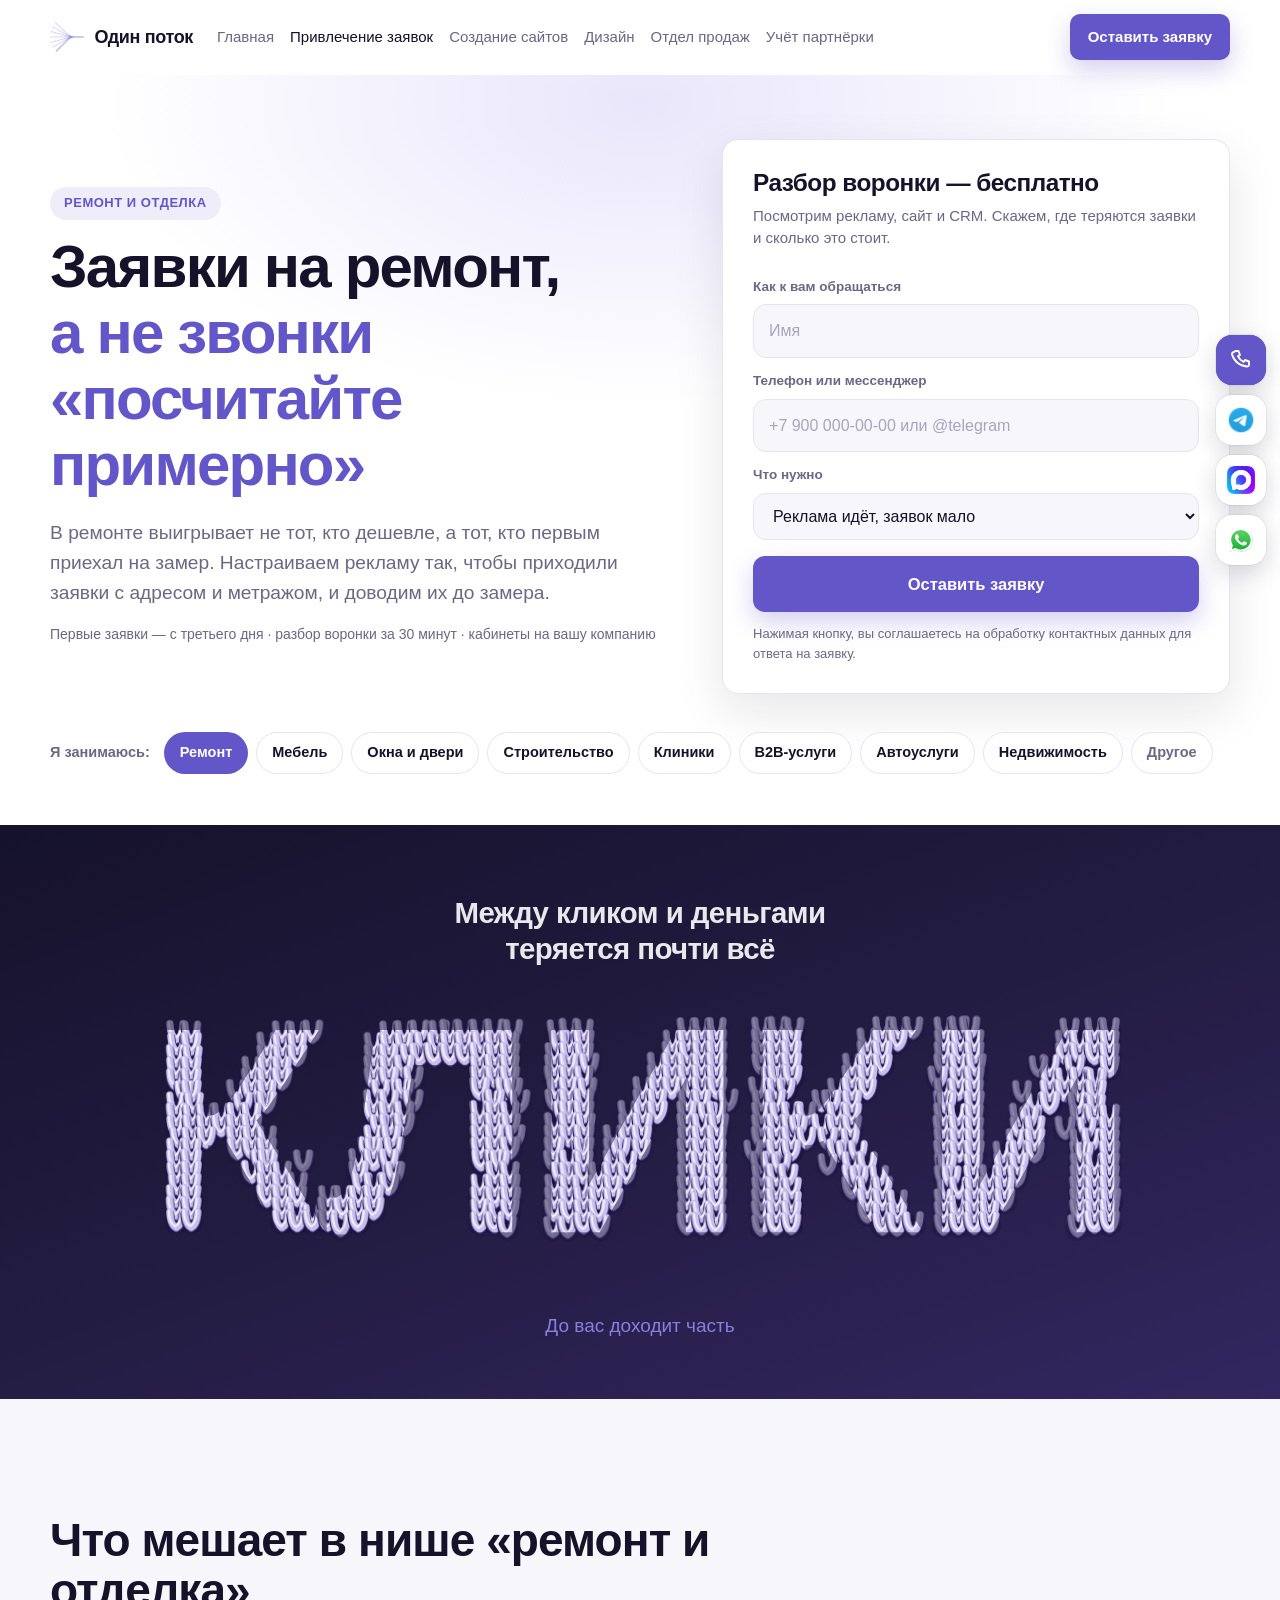
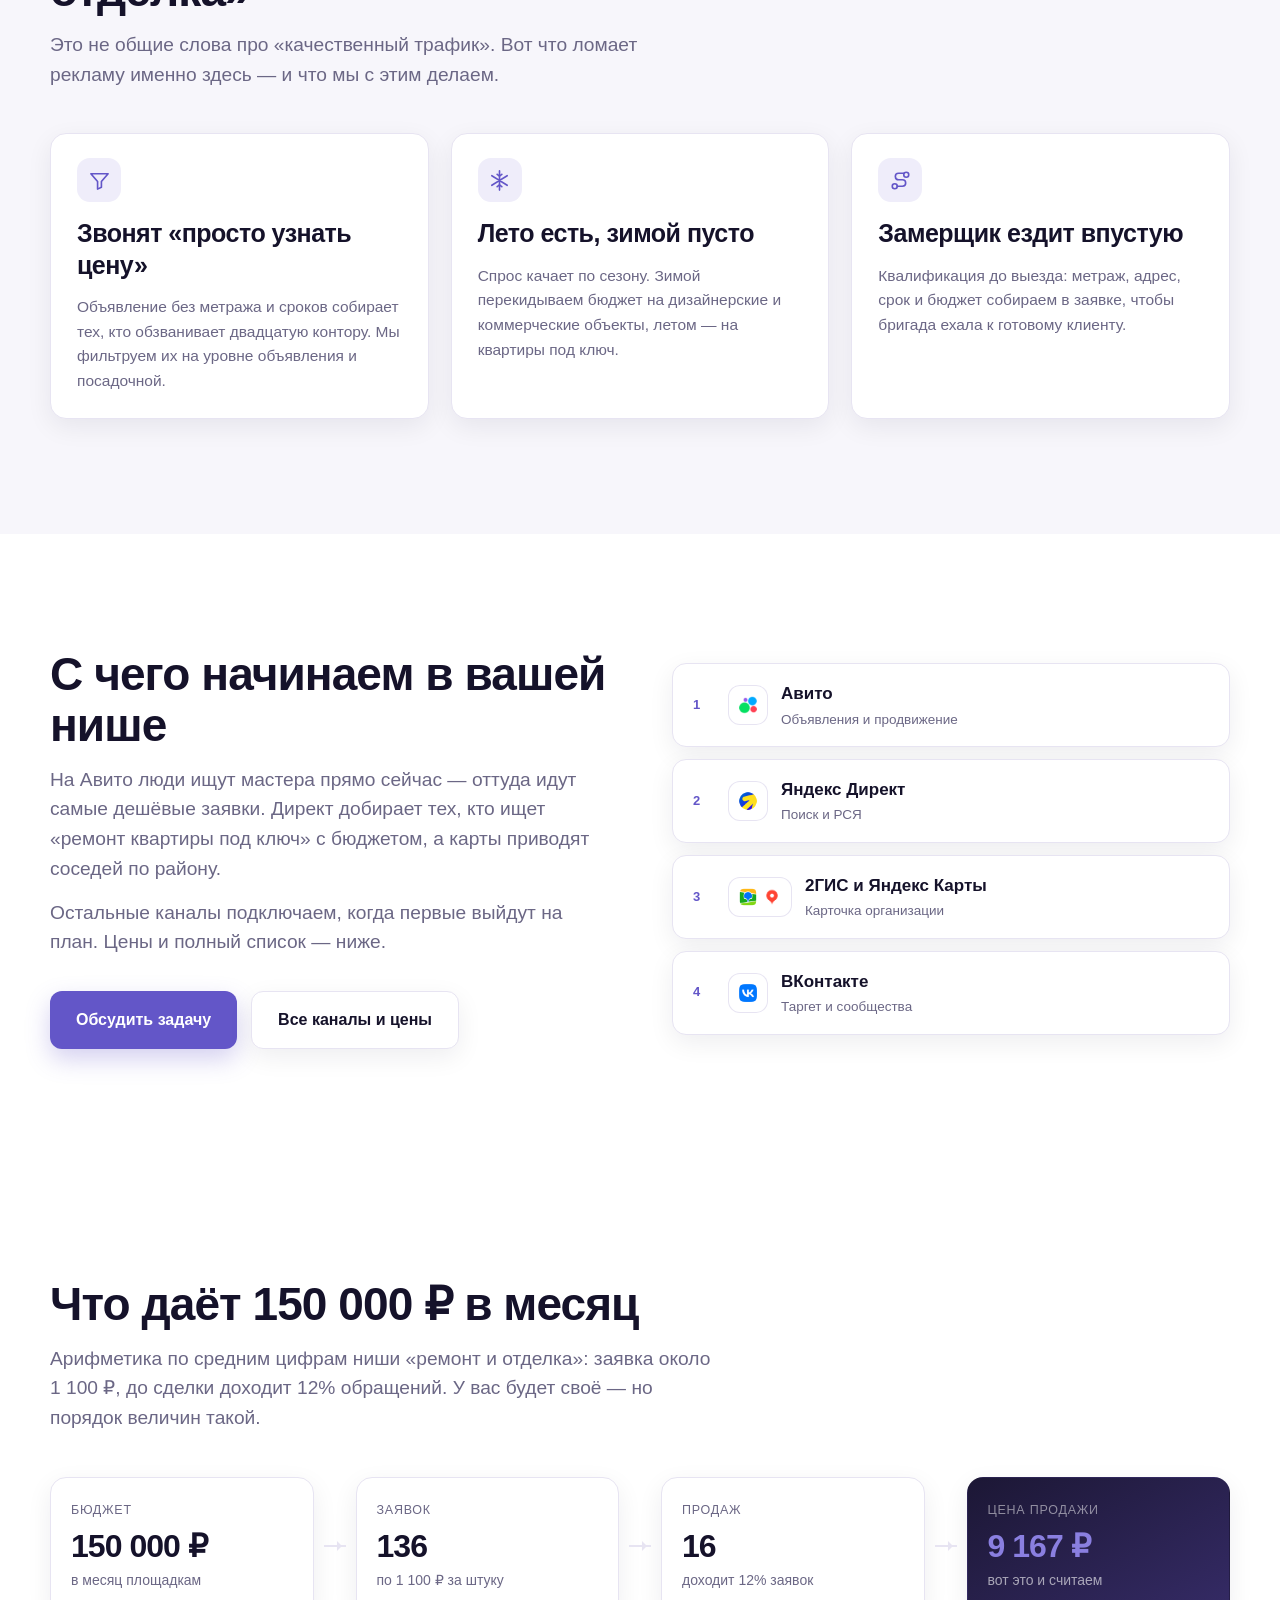
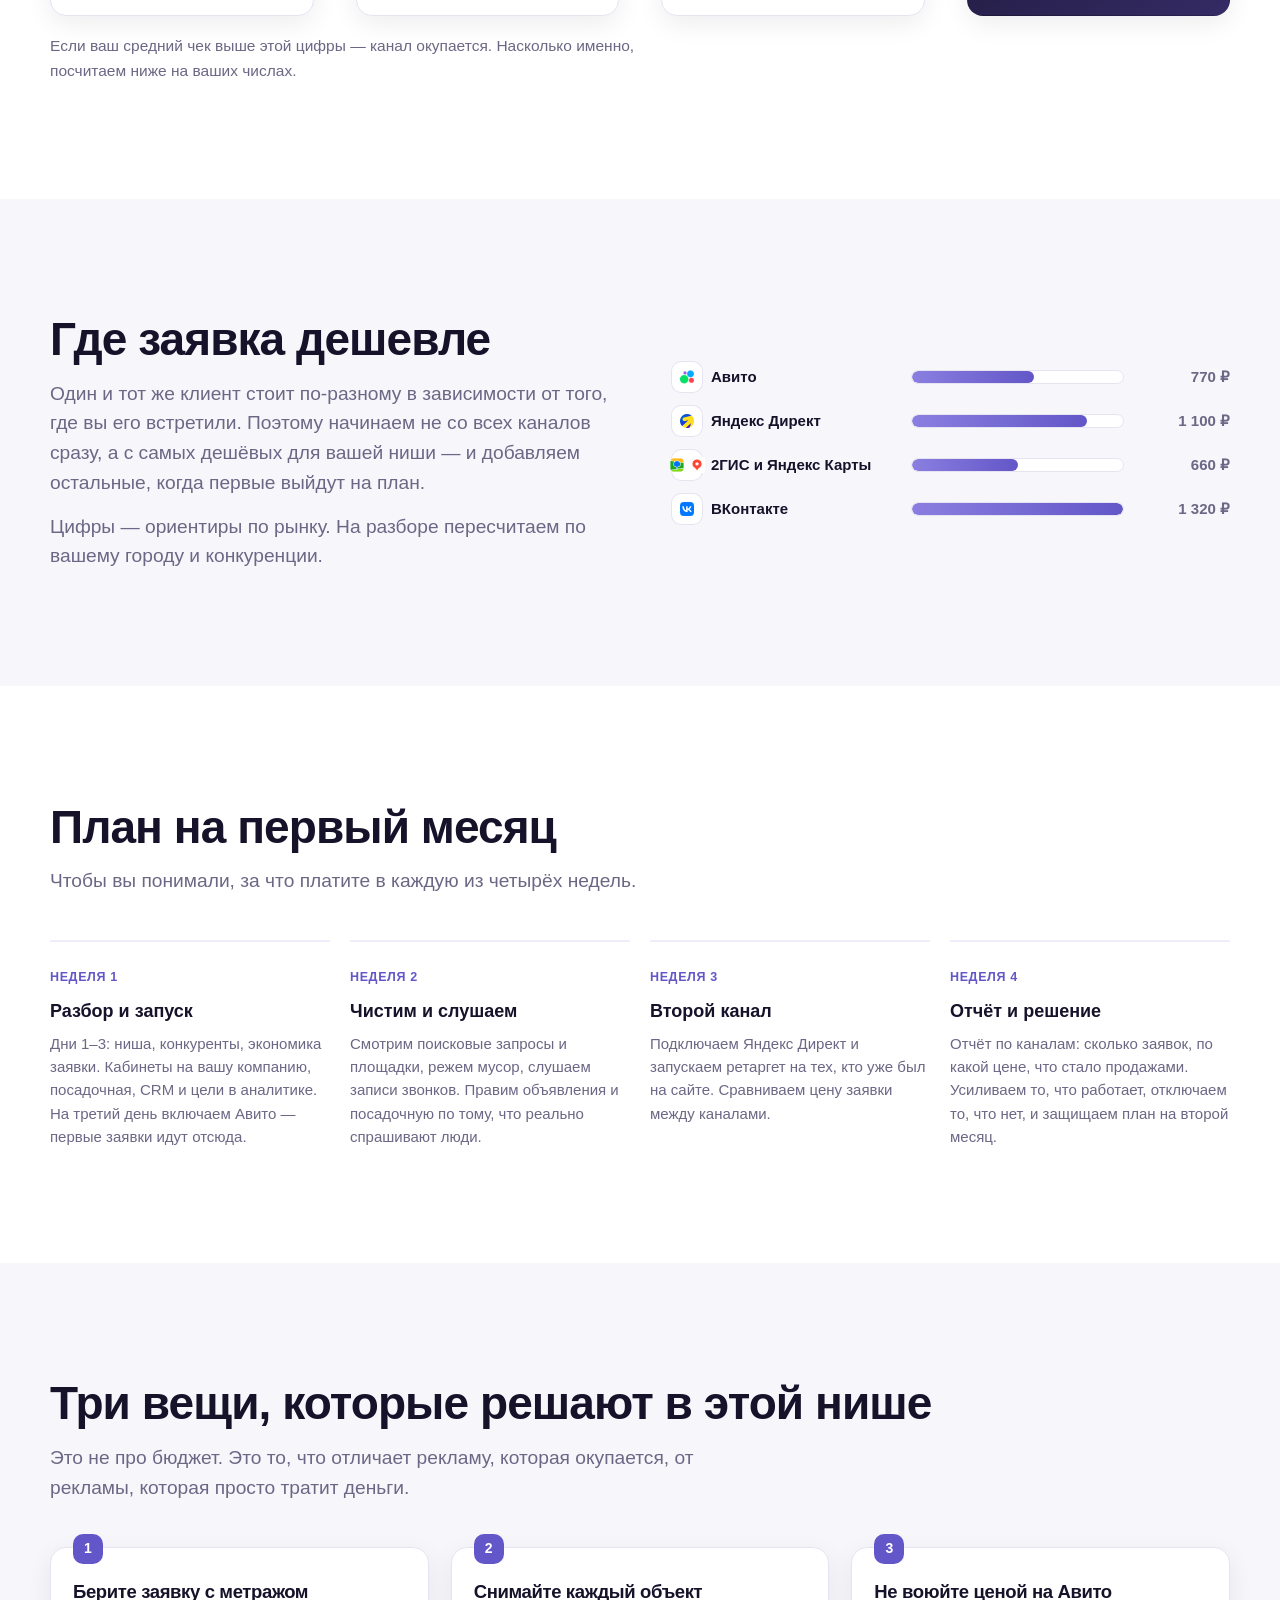
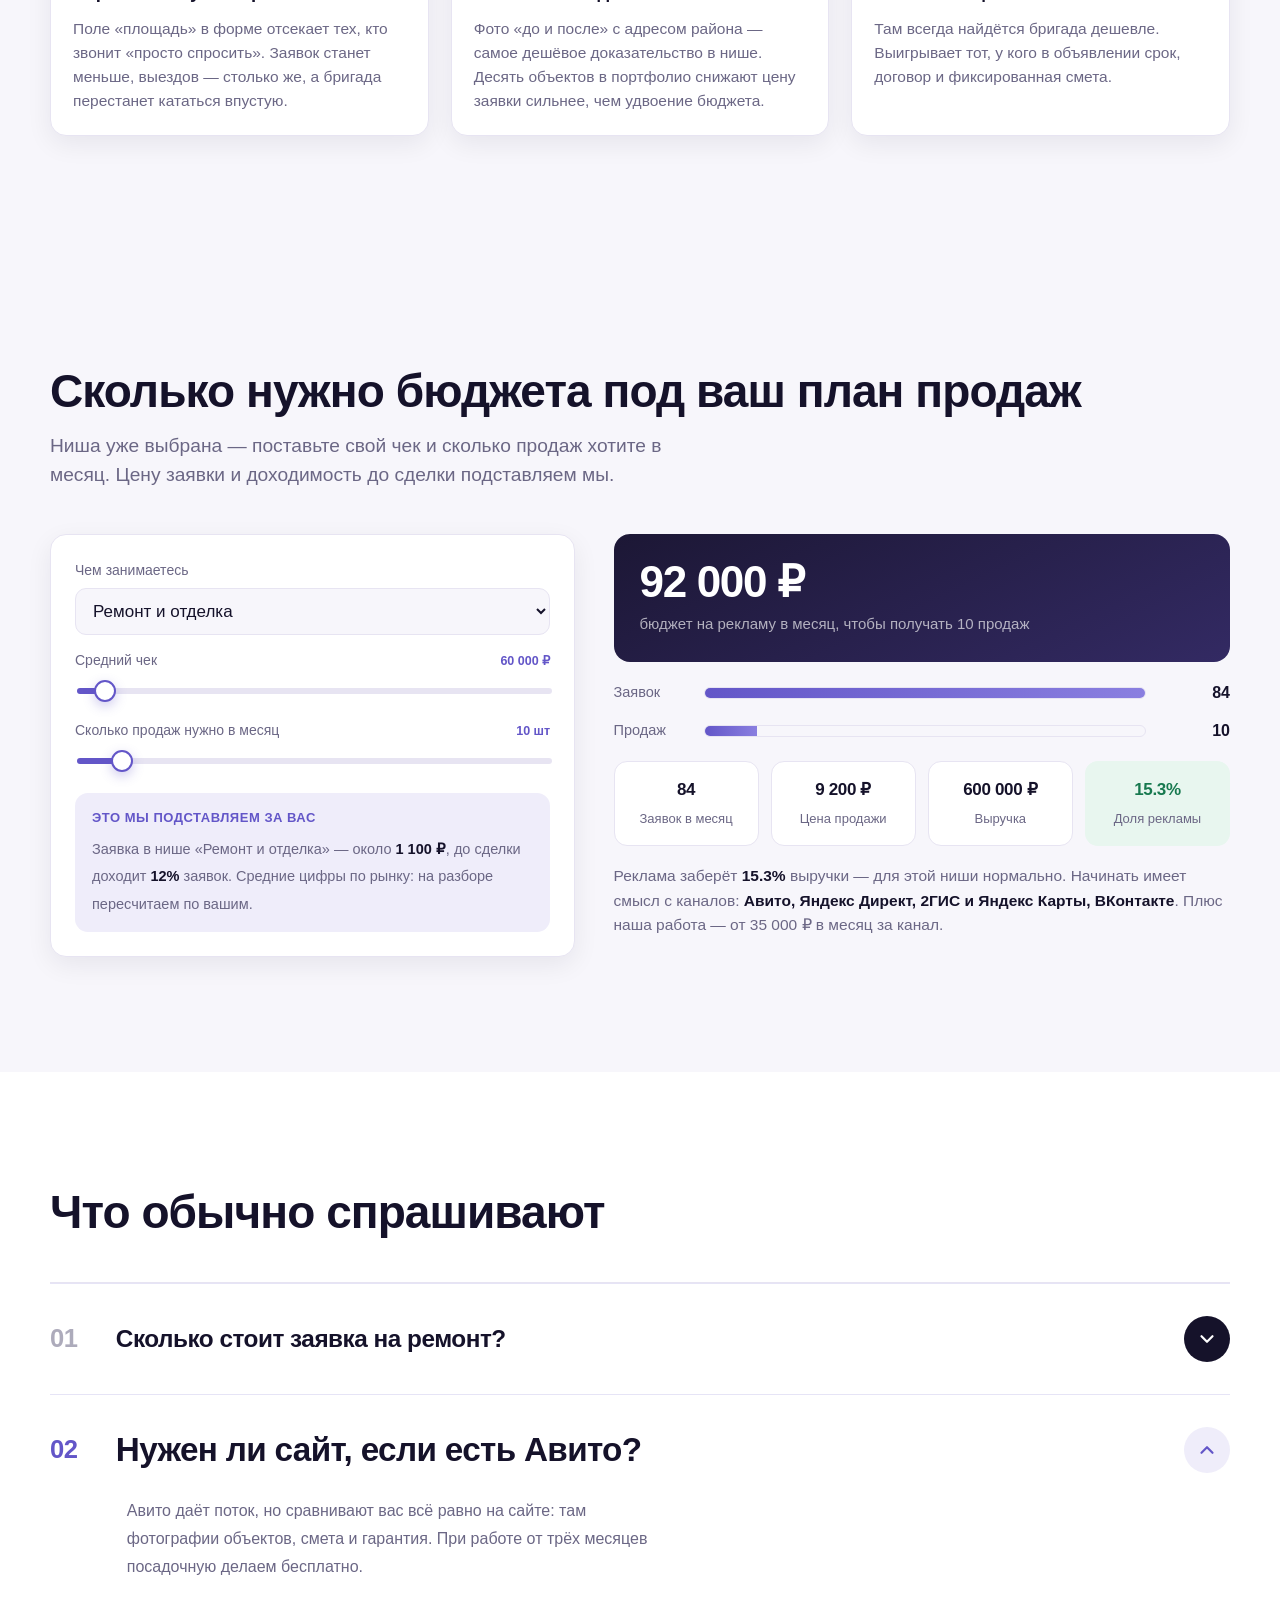
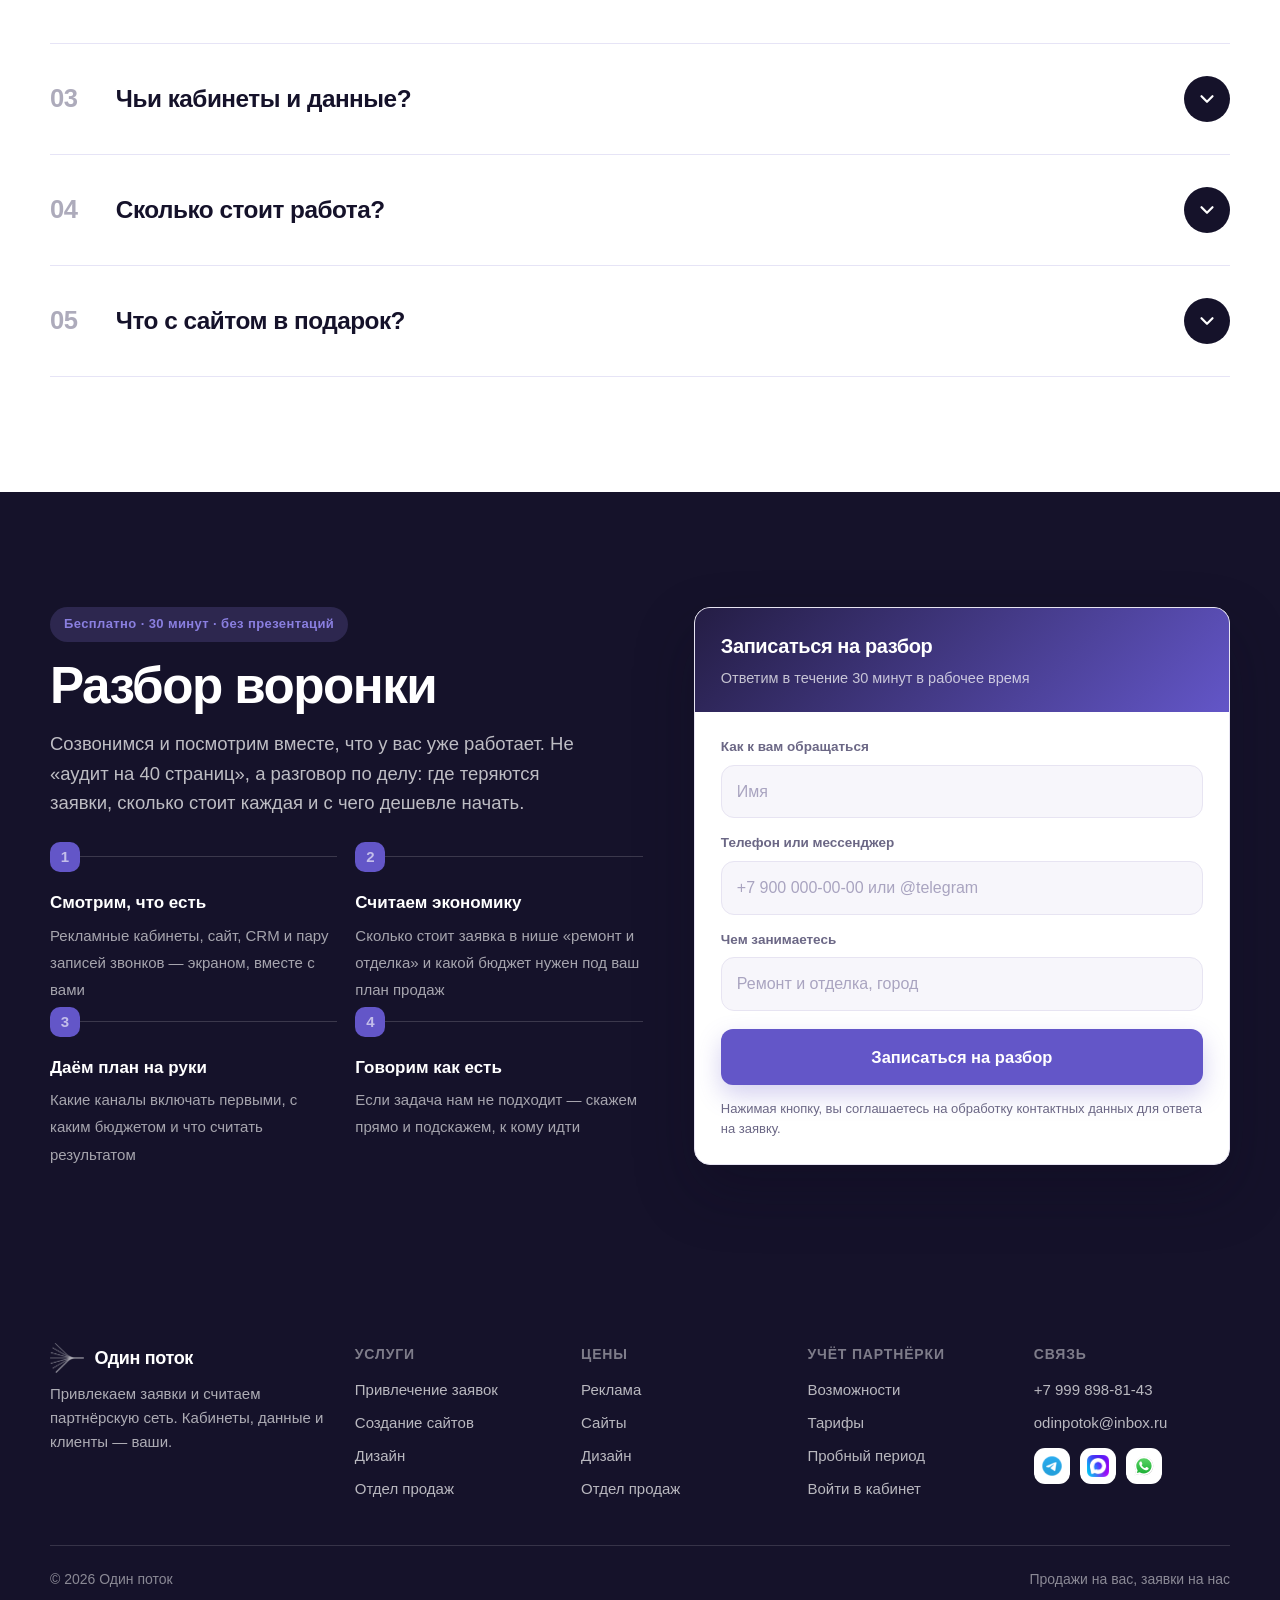
<file: n-remont.html>
<!doctype html>
<html lang="ru">
<head>
<meta charset="utf-8" />
<meta name="viewport" content="width=device-width, initial-scale=1" />
<title>Ремонт и отделка — реклама и заявки | «Один поток»</title>
<meta name="description" content="Ремонт и отделка: настраиваем рекламу и приводим заявки. Авито, Яндекс Директ, 2ГИС и Яндекс Карты, ВКонтакте под одним договором, первые заявки с третьего дня, кабинеты на вашу компанию." />
<link rel="icon" href="assets/logo-mark.png" />
<link rel="stylesheet" href="styles.css" />
</head>
<body data-page="agency">

<header class="head" id="head"></header>

<main>
<!-- ПЕРВЫЙ ЭКРАН -->
<section class="hero hero--page" id="start">
  <div class="wrap hero__in hero__in--split">
    <div>
      <span class="nst__tag">Ремонт и отделка</span>
      <h1 class="rise">Заявки на ремонт,<br /><span>а не звонки «посчитайте примерно»</span></h1>
      <p class="lead rise">В ремонте выигрывает не тот, кто дешевле, а тот, кто первым приехал на замер. Настраиваем рекламу так, чтобы приходили заявки с адресом и метражом, и доводим их до замера.</p>
      <p class="hero__note rise">Первые заявки — с третьего дня · разбор воронки за 30 минут · кабинеты на вашу компанию</p>
    </div>
    <div data-hero-form="Реклама: Ремонт и отделка"
         data-title="Разбор воронки — бесплатно"
         data-sub="Посмотрим рекламу, сайт и CRM. Скажем, где теряются заявки и сколько это стоит."
         data-pick="Реклама идёт, заявок мало|Рекламы пока нет|Меняем подрядчика|Нужна сквозная аналитика|Пока просто посоветоваться"></div>
  </div>
  <div class="wrap nst rise">
    <span class="nst__t">Я занимаюсь:</span>
    <div class="nst__row"><a class="nst__i is-on" href="n-remont.html">Ремонт</a><a class="nst__i" href="n-mebel.html">Мебель</a><a class="nst__i" href="n-okna.html">Окна и двери</a><a class="nst__i" href="n-stroika.html">Строительство</a><a class="nst__i" href="n-medicina.html">Клиники</a><a class="nst__i" href="n-b2b.html">B2B-услуги</a><a class="nst__i" href="n-avto.html">Автоуслуги</a><a class="nst__i" href="n-nedvizhimost.html">Недвижимость</a><a class="nst__i nst__i--off" href="agency.html">Другое</a></div>
  </div>
</section>

<!-- ПОЛОСА «ПОТОК» -->
<section class="flowband">
  <div class="wrap">
    <canvas class="stream stream--band" data-flow="КЛИКИ|ЗАЯВКИ|ПРОДАЖИ|₽" data-caps="За них вы платите площадкам|До вас доходит часть|Из них закрывается часть|Ради этого всё и затевалось" aria-hidden="true"></canvas>
    <h2 class="flowband__h rise">Между кликом и деньгами теряется почти всё</h2>
    <div class="flowband__stage"></div>
    <p class="flowband__cap" data-flow-cap>&nbsp;</p>
  </div>
</section>

<!-- ЧТО МЕШАЕТ -->
<section class="section section--paper">
  <div class="wrap">
    <div class="rise" style="max-width:860px">
      <h2>Что мешает в нише «ремонт и отделка»</h2>
      <p class="lead mt-s">Это не общие слова про «качественный трафик». Вот что ломает рекламу именно здесь — и что мы с этим делаем.</p>
    </div>
    <div class="grid g3 mt-l">
      <div class="card card--pain rise"><span class="pain__ic" aria-hidden="true"><svg viewBox="0 0 24 24" fill="none"
      stroke="currentColor" stroke-width="1.7" stroke-linecap="round" stroke-linejoin="round"><path d="M3 5h18l-7 8v6l-4 2v-8z"/></svg></span><h3>Звонят «просто узнать цену»</h3><p class="mt-s">Объявление без метража и сроков собирает тех, кто обзванивает двадцатую контору. Мы фильтруем их на уровне объявления и посадочной.</p></div>
      <div class="card card--pain rise"><span class="pain__ic" aria-hidden="true"><svg viewBox="0 0 24 24" fill="none"
      stroke="currentColor" stroke-width="1.7" stroke-linecap="round" stroke-linejoin="round"><path d="M12 2v20M4 7l16 10M20 7L4 17"/><path d="M12 7.5 9.6 5.6M12 7.5l2.4-1.9M12 16.5l-2.4 1.9M12 16.5l2.4 1.9"/></svg></span><h3>Лето есть, зимой пусто</h3><p class="mt-s">Спрос качает по сезону. Зимой перекидываем бюджет на дизайнерские и коммерческие объекты, летом — на квартиры под ключ.</p></div>
      <div class="card card--pain rise"><span class="pain__ic" aria-hidden="true"><svg viewBox="0 0 24 24" fill="none"
      stroke="currentColor" stroke-width="1.7" stroke-linecap="round" stroke-linejoin="round"><circle cx="6" cy="18" r="2.6"/><circle cx="18" cy="6" r="2.6"/><path d="M8.6 18H14a3.4 3.4 0 0 0 0-6.8h-4A3.4 3.4 0 0 1 10 4.4h5.4"/></svg></span><h3>Замерщик ездит впустую</h3><p class="mt-s">Квалификация до выезда: метраж, адрес, срок и бюджет собираем в заявке, чтобы бригада ехала к готовому клиенту.</p></div>
    </div>
  </div>
</section>

<!-- КАНАЛЫ ПОД НИШУ -->
<section class="section">
  <div class="wrap split">
    <div class="rise">
      <h2>С чего начинаем в вашей нише</h2>
      <p class="lead mt-s">На Авито люди ищут мастера прямо сейчас — оттуда идут самые дешёвые заявки. Директ добирает тех, кто ищет «ремонт квартиры под ключ» с бюджетом, а карты приводят соседей по району.</p>
      <p class="lead mt-s">Остальные каналы подключаем, когда первые выйдут на план. Цены и полный список — ниже.</p>
      <div class="hero__cta" style="justify-content:flex-start">
        <a class="btn" href="#start">Обсудить задачу</a>
        <a class="btn btn--ghost" href="agency.html#prices">Все каналы и цены</a>
      </div>
    </div>
    <div class="nchs rise"><div class="nch"><span class="nch__step">1</span><span class="nch__ic"><img src="assets/logos/avito.png" alt="" loading="lazy" /></span><span class="nch__t"><b>Авито</b><i>Объявления и продвижение</i></span></div><div class="nch"><span class="nch__step">2</span><span class="nch__ic"><img src="assets/logos/yandex.png" alt="" loading="lazy" /></span><span class="nch__t"><b>Яндекс Директ</b><i>Поиск и РСЯ</i></span></div><div class="nch"><span class="nch__step">3</span><span class="nch__ic"><img src="assets/logos/2gis.png" alt="" loading="lazy" /><img src="assets/logos/yandex-maps.png" alt="" loading="lazy" /></span><span class="nch__t"><b>2ГИС и Яндекс Карты</b><i>Карточка организации</i></span></div><div class="nch"><span class="nch__step">4</span><span class="nch__ic"><img src="assets/logos/vk.png" alt="" loading="lazy" /></span><span class="nch__t"><b>ВКонтакте</b><i>Таргет и сообщества</i></span></div></div>
  </div>
</section>

<!-- ЭКОНОМИКА -->
<section class="section">
  <div class="wrap">
    <h2 class="rise">Что даёт 150 000 ₽ в месяц</h2>
    <p class="lead mt-s rise">Арифметика по средним цифрам ниши «ремонт и отделка»: заявка около 1 100 ₽,
      до сделки доходит 12% обращений. У вас будет своё — но порядок величин такой.</p>
    <div class="eco mt-l rise">
      <div class="eco__i"><span class="eco__t">Бюджет</span><b>150 000 ₽</b><i>в месяц площадкам</i></div>
      <span class="eco__ar" aria-hidden="true"></span>
      <div class="eco__i"><span class="eco__t">Заявок</span><b>136</b><i>по 1 100 ₽ за штуку</i></div>
      <span class="eco__ar" aria-hidden="true"></span>
      <div class="eco__i"><span class="eco__t">Продаж</span><b>16</b><i>доходит 12% заявок</i></div>
      <span class="eco__ar" aria-hidden="true"></span>
      <div class="eco__i eco__i--out"><span class="eco__t">Цена продажи</span><b>9 167 ₽</b><i>вот это и считаем</i></div>
    </div>
    <p class="eco__note rise">Если ваш средний чек выше этой цифры — канал окупается. Насколько именно,
      посчитаем ниже на ваших числах.</p>
  </div>
</section>

<!-- ЦЕНА ЗАЯВКИ ПО КАНАЛАМ -->
<section class="section section--paper">
  <div class="wrap split">
    <div class="rise">
      <h2>Где заявка дешевле</h2>
      <p class="lead mt-s">Один и тот же клиент стоит по-разному в зависимости от того, где вы его встретили.
        Поэтому начинаем не со всех каналов сразу, а с самых дешёвых для вашей ниши — и добавляем остальные,
        когда первые выйдут на план.</p>
      <p class="lead mt-s">Цифры — ориентиры по рынку. На разборе пересчитаем по вашему городу и конкуренции.</p>
    </div>
    <div class="bars rise">
      <div class="bar">
        <span class="bar__n"><span class="nch__ic"><img src="assets/logos/avito.png" alt="" loading="lazy" /></span>Авито</span>
        <span class="bar__track"><span class="bar__fill" style="width:58%"></span></span>
        <b class="bar__v">770 ₽</b>
      </div><div class="bar">
        <span class="bar__n"><span class="nch__ic"><img src="assets/logos/yandex.png" alt="" loading="lazy" /></span>Яндекс Директ</span>
        <span class="bar__track"><span class="bar__fill" style="width:83%"></span></span>
        <b class="bar__v">1 100 ₽</b>
      </div><div class="bar">
        <span class="bar__n"><span class="nch__ic"><img src="assets/logos/2gis.png" alt="" loading="lazy" /><img src="assets/logos/yandex-maps.png" alt="" loading="lazy" /></span>2ГИС и Яндекс Карты</span>
        <span class="bar__track"><span class="bar__fill" style="width:50%"></span></span>
        <b class="bar__v">660 ₽</b>
      </div><div class="bar">
        <span class="bar__n"><span class="nch__ic"><img src="assets/logos/vk.png" alt="" loading="lazy" /></span>ВКонтакте</span>
        <span class="bar__track"><span class="bar__fill" style="width:100%"></span></span>
        <b class="bar__v">1 320 ₽</b>
      </div>
    </div>
  </div>
</section>

<!-- ПЛАН НА МЕСЯЦ -->
<section class="section">
  <div class="wrap">
    <h2 class="rise">План на первый месяц</h2>
    <p class="lead mt-s rise">Чтобы вы понимали, за что платите в каждую из четырёх недель.</p>
    <div class="wplan mt-l">
      <div class="wplan__i rise"><span class="wplan__w">Неделя 1</span>
        <b>Разбор и запуск</b>
        <span>Дни 1–3: ниша, конкуренты, экономика заявки. Кабинеты на вашу компанию, посадочная, CRM и цели
          в аналитике. На третий день включаем Авито — первые заявки идут отсюда.</span></div>
      <div class="wplan__i rise"><span class="wplan__w">Неделя 2</span>
        <b>Чистим и слушаем</b>
        <span>Смотрим поисковые запросы и площадки, режем мусор, слушаем записи звонков. Правим объявления
          и посадочную по тому, что реально спрашивают люди.</span></div>
      <div class="wplan__i rise"><span class="wplan__w">Неделя 3</span>
        <b>Второй канал</b>
        <span>Подключаем Яндекс Директ и запускаем ретаргет на тех, кто уже был на сайте.
          Сравниваем цену заявки между каналами.</span></div>
      <div class="wplan__i rise"><span class="wplan__w">Неделя 4</span>
        <b>Отчёт и решение</b>
        <span>Отчёт по каналам: сколько заявок, по какой цене, что стало продажами. Усиливаем то, что работает,
          отключаем то, что нет, и защищаем план на второй месяц.</span></div>
    </div>
  </div>
</section>

<!-- СОВЕТЫ -->
<section class="section section--paper">
  <div class="wrap">
    <h2 class="rise">Три вещи, которые решают в этой нише</h2>
    <p class="lead mt-s rise">Это не про бюджет. Это то, что отличает рекламу, которая окупается,
      от рекламы, которая просто тратит деньги.</p>
    <div class="grid g3 mt-l">
      <div class="tip rise"><span class="tip__n">1</span><h3>Берите заявку с метражом</h3><p class="mt-s">Поле «площадь» в форме отсекает тех, кто звонит «просто спросить». Заявок станет меньше, выездов — столько же, а бригада перестанет кататься впустую.</p></div>
      <div class="tip rise"><span class="tip__n">2</span><h3>Снимайте каждый объект</h3><p class="mt-s">Фото «до и после» с адресом района — самое дешёвое доказательство в нише. Десять объектов в портфолио снижают цену заявки сильнее, чем удвоение бюджета.</p></div>
      <div class="tip rise"><span class="tip__n">3</span><h3>Не воюйте ценой на Авито</h3><p class="mt-s">Там всегда найдётся бригада дешевле. Выигрывает тот, у кого в объявлении срок, договор и фиксированная смета.</p></div>
    </div>
  </div>
</section>

<!-- КАЛЬКУЛЯТОР -->
<section class="section section--paper" id="calc-sec">
  <div class="wrap">
    <h2 class="rise">Сколько нужно бюджета под ваш план продаж</h2>
    <p class="lead mt-s rise">Ниша уже выбрана — поставьте свой чек и сколько продаж хотите в месяц.
      Цену заявки и доходимость до сделки подставляем мы.</p>
    <div class="calc2 mt-l rise" id="calc" data-niche="Ремонт и отделка"></div>
  </div>
</section>

<!-- ВОПРОСЫ -->
<section class="section" id="faq">
  <div class="wrap">
    <h2 class="rise">Что обычно спрашивают</h2>
    <div class="faq mt-l rise">
      <details><summary>Сколько стоит заявка на ремонт?</summary><p>В среднем около 1 100 ₽, в Москве дороже, в небольшом городе дешевле. До договора доходит примерно каждая восьмая заявка — это нормально для ниши, где сначала едут на замер.</p></details>
      <details><summary>Нужен ли сайт, если есть Авито?</summary><p>Авито даёт поток, но сравнивают вас всё равно на сайте: там фотографии объектов, смета и гарантия. При работе от трёх месяцев посадочную делаем бесплатно.</p></details>
      <details><summary>Чьи кабинеты и данные?</summary><p>Ваши. Рекламные кабинеты, CRM, домены и аналитика оформлены на вашу компанию. Если мы расстанемся, всё остаётся у вас вместе с историей и статистикой.</p></details>
      <details><summary>Сколько стоит работа?</summary><p>От 35 000 ₽ в месяц за канал, полный пакет — 200 000 ₽. Абонплата фиксированная и не зависит от рекламного бюджета: бюджет вы платите площадкам напрямую.</p></details>
      <details><summary>Что с сайтом в подарок?</summary><p>При работе от трёх месяцев собираем посадочную под ваш оффер, подключаем аналитику и формы и отдаём с доступами. Число каналов роли не играет.</p></details>
    </div>
  </div>
</section>

<!-- ЗАЯВКА -->
<section class="section section--ink" id="go">
  <div class="wrap audit">
    <div class="rise">
      <span class="audit__tag">Бесплатно · 30 минут · без презентаций</span>
      <h2 class="audit__h">Разбор воронки</h2>
      <p class="audit__lead">Созвонимся и посмотрим вместе, что у вас уже работает. Не «аудит на 40 страниц»,
        а разговор по делу: где теряются заявки, сколько стоит каждая и с чего дешевле начать.</p>
      <div class="audit__grid">
        <div class="audit__i"><span class="audit__n">1</span><b>Смотрим, что есть</b>
          <span>Рекламные кабинеты, сайт, CRM и пару записей звонков — экраном, вместе с вами</span></div>
        <div class="audit__i"><span class="audit__n">2</span><b>Считаем экономику</b>
          <span>Сколько стоит заявка в нише «ремонт и отделка» и какой бюджет нужен под ваш план продаж</span></div>
        <div class="audit__i"><span class="audit__n">3</span><b>Даём план на руки</b>
          <span>Какие каналы включать первыми, с каким бюджетом и что считать результатом</span></div>
        <div class="audit__i"><span class="audit__n">4</span><b>Говорим как есть</b>
          <span>Если задача нам не подходит — скажем прямо и подскажем, к кому идти</span></div>
      </div>
    </div>

    <form class="formcard rise" data-lead="Разбор воронки: Ремонт и отделка" novalidate>
      <div class="formcard__top">
        <b>Записаться на разбор</b>
        <span>Ответим в течение 30 минут в рабочее время</span>
      </div>
      <div class="formcard__body">
        <div class="f"><label for="n">Как к вам обращаться</label><input id="n" name="name" placeholder="Имя" autocomplete="name" required /></div>
        <div class="f"><label for="c">Телефон или мессенджер</label><input id="c" name="contact" placeholder="+7 900 000-00-00 или @telegram" required /></div>
        <div class="f"><label for="b">Чем занимаетесь</label><input id="b" name="biz" placeholder="Ремонт и отделка, город" /></div>
        <button class="btn btn--wide" type="submit">Записаться на разбор</button>
        <div class="form__ok">Готово — открылся мессенджер с вашей заявкой. Если он не открылся, напишите нам напрямую: контакты в подвале.</div>
        <p class="form__note">Нажимая кнопку, вы соглашаетесь на обработку контактных данных для ответа на заявку.</p>
      </div>
    </form>
  </div>
</section>
</main>

<footer class="foot" id="foot"></footer>
<script src="app.js"></script>
<script src="stream.js"></script>
<script src="widgets.js"></script>
</body>
</html>
</file>
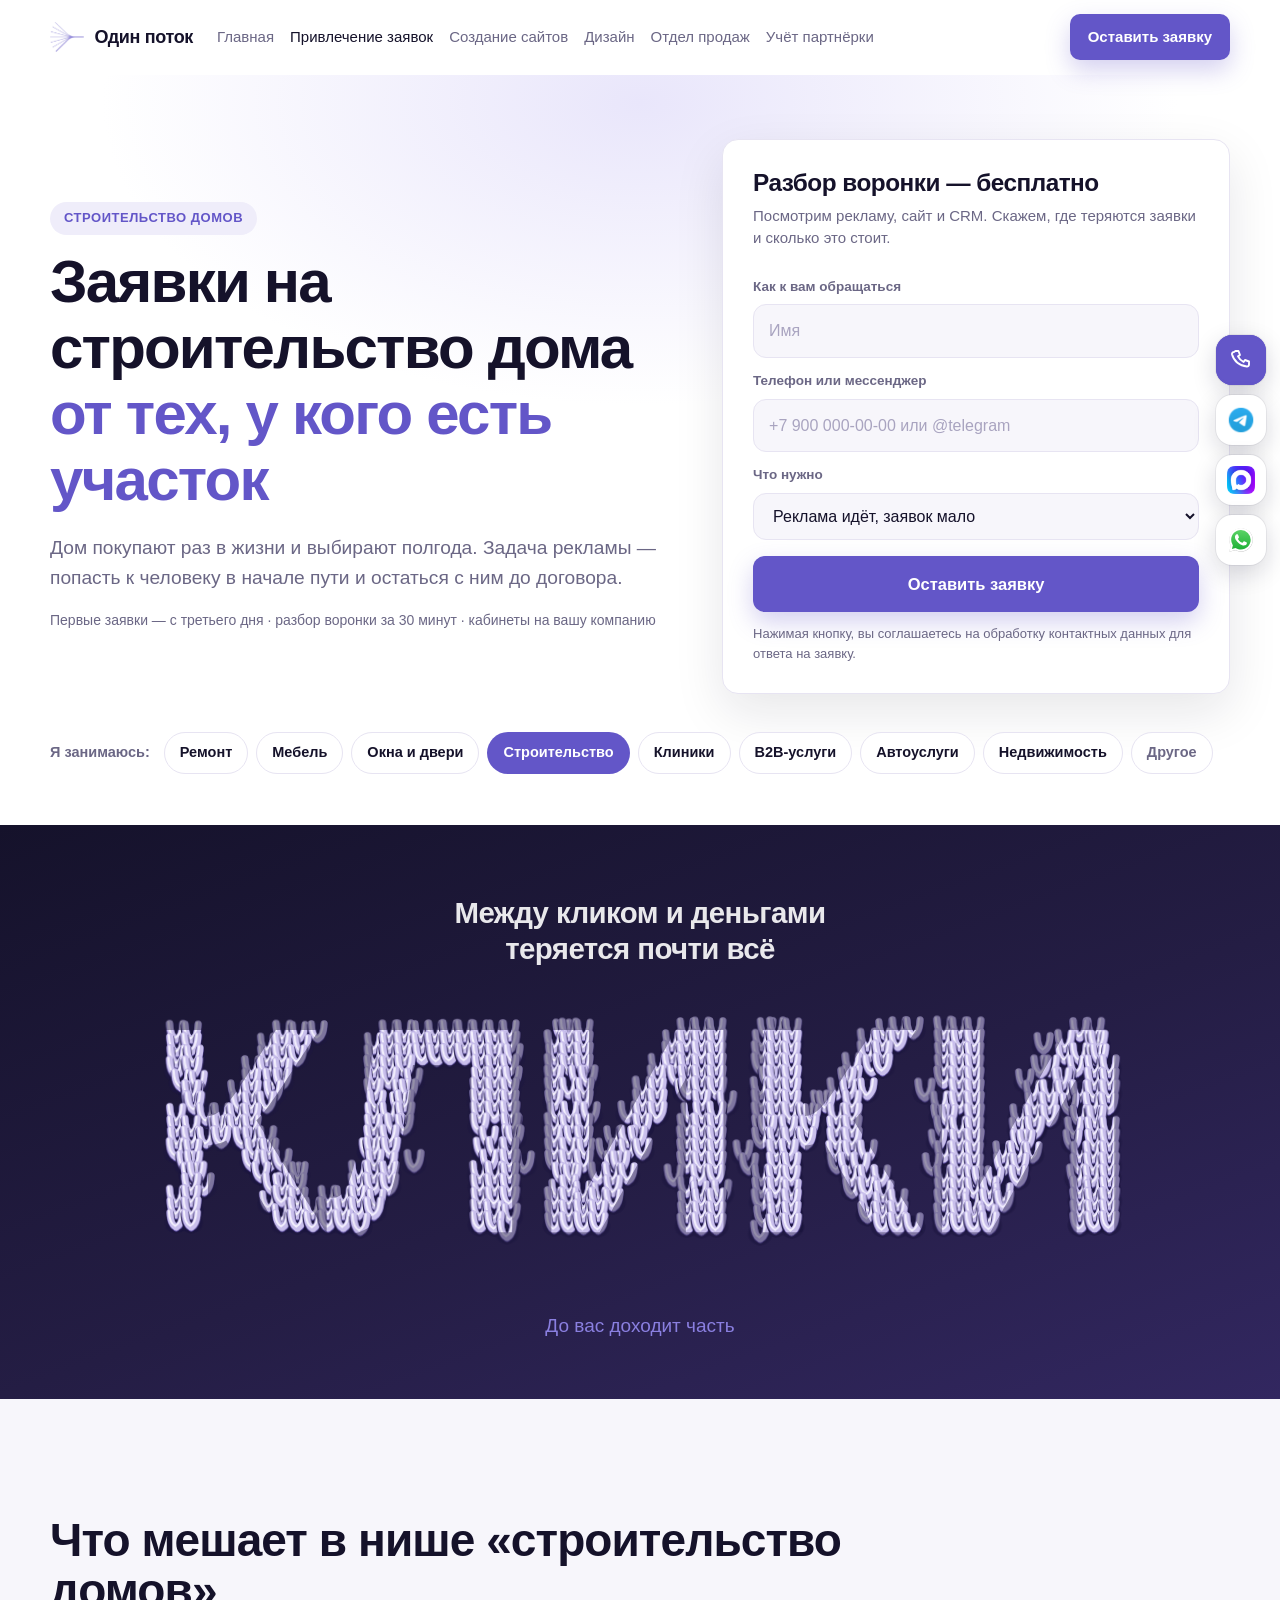
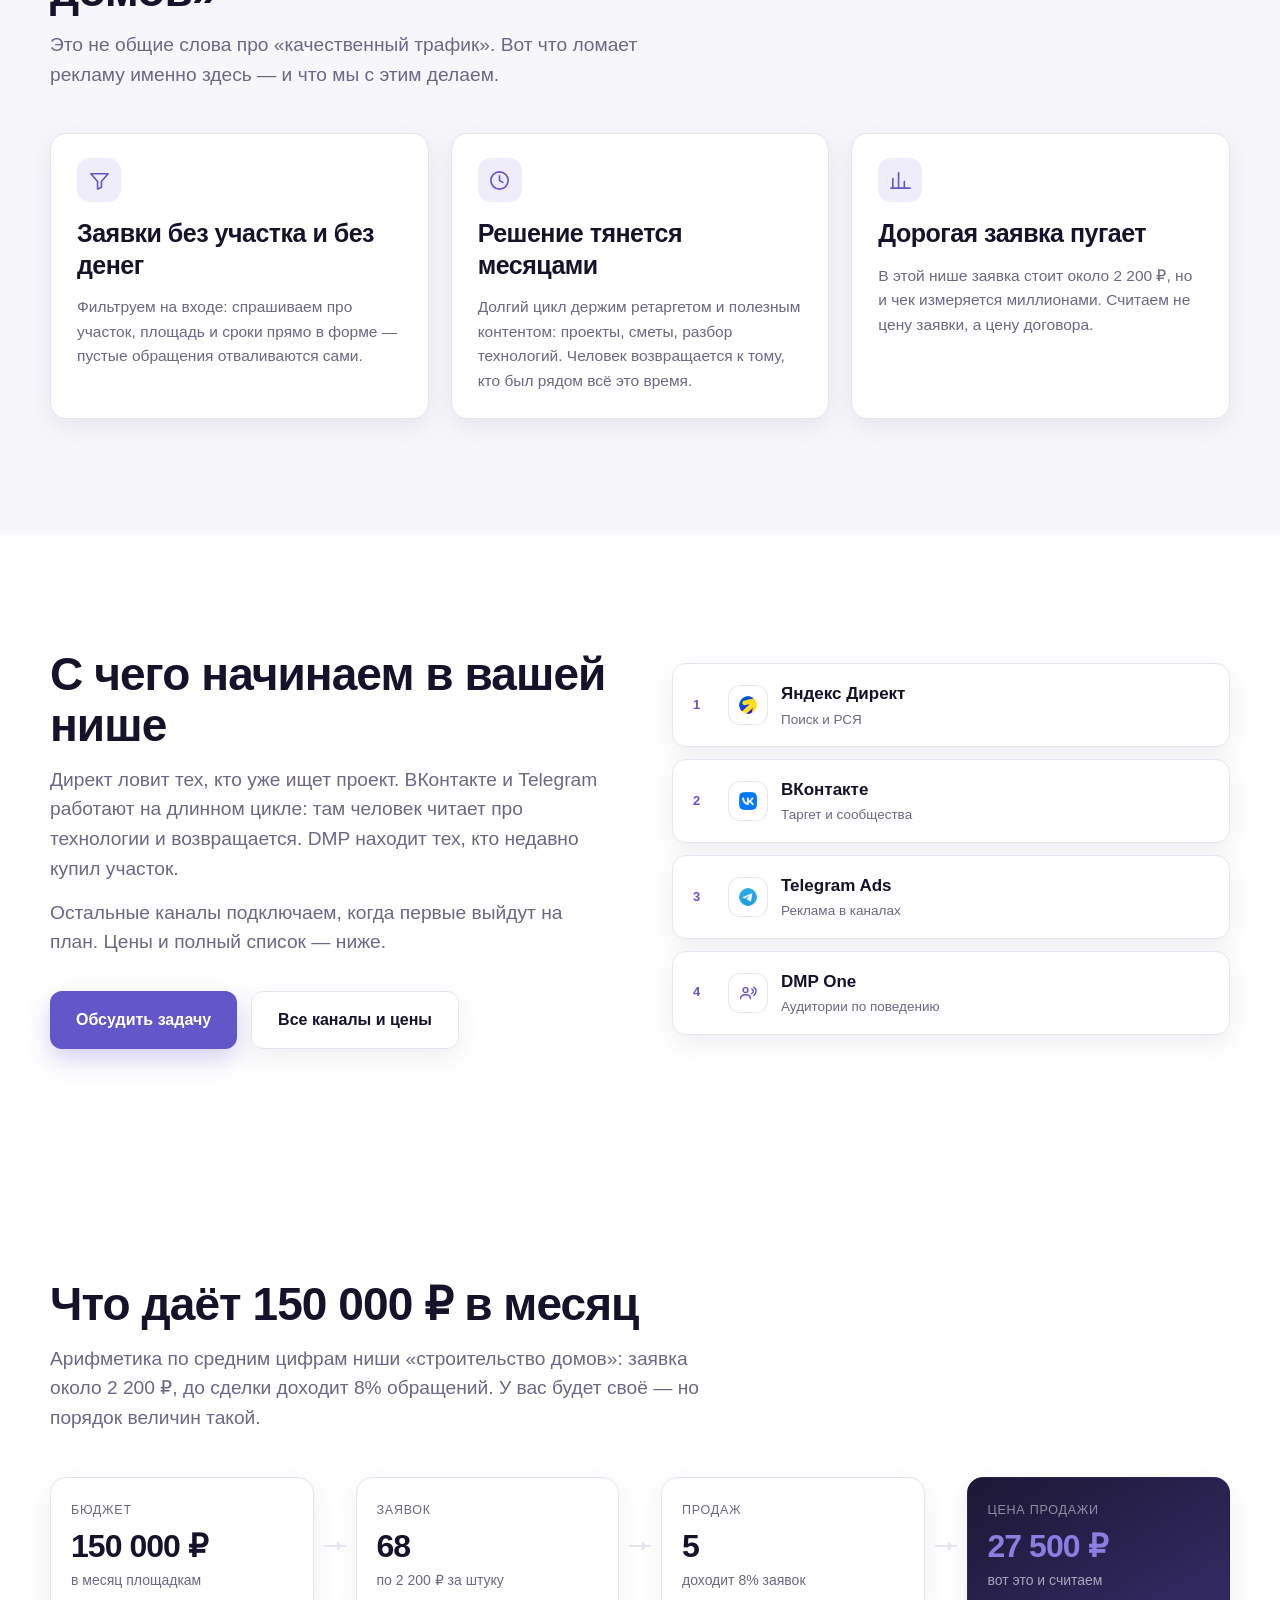
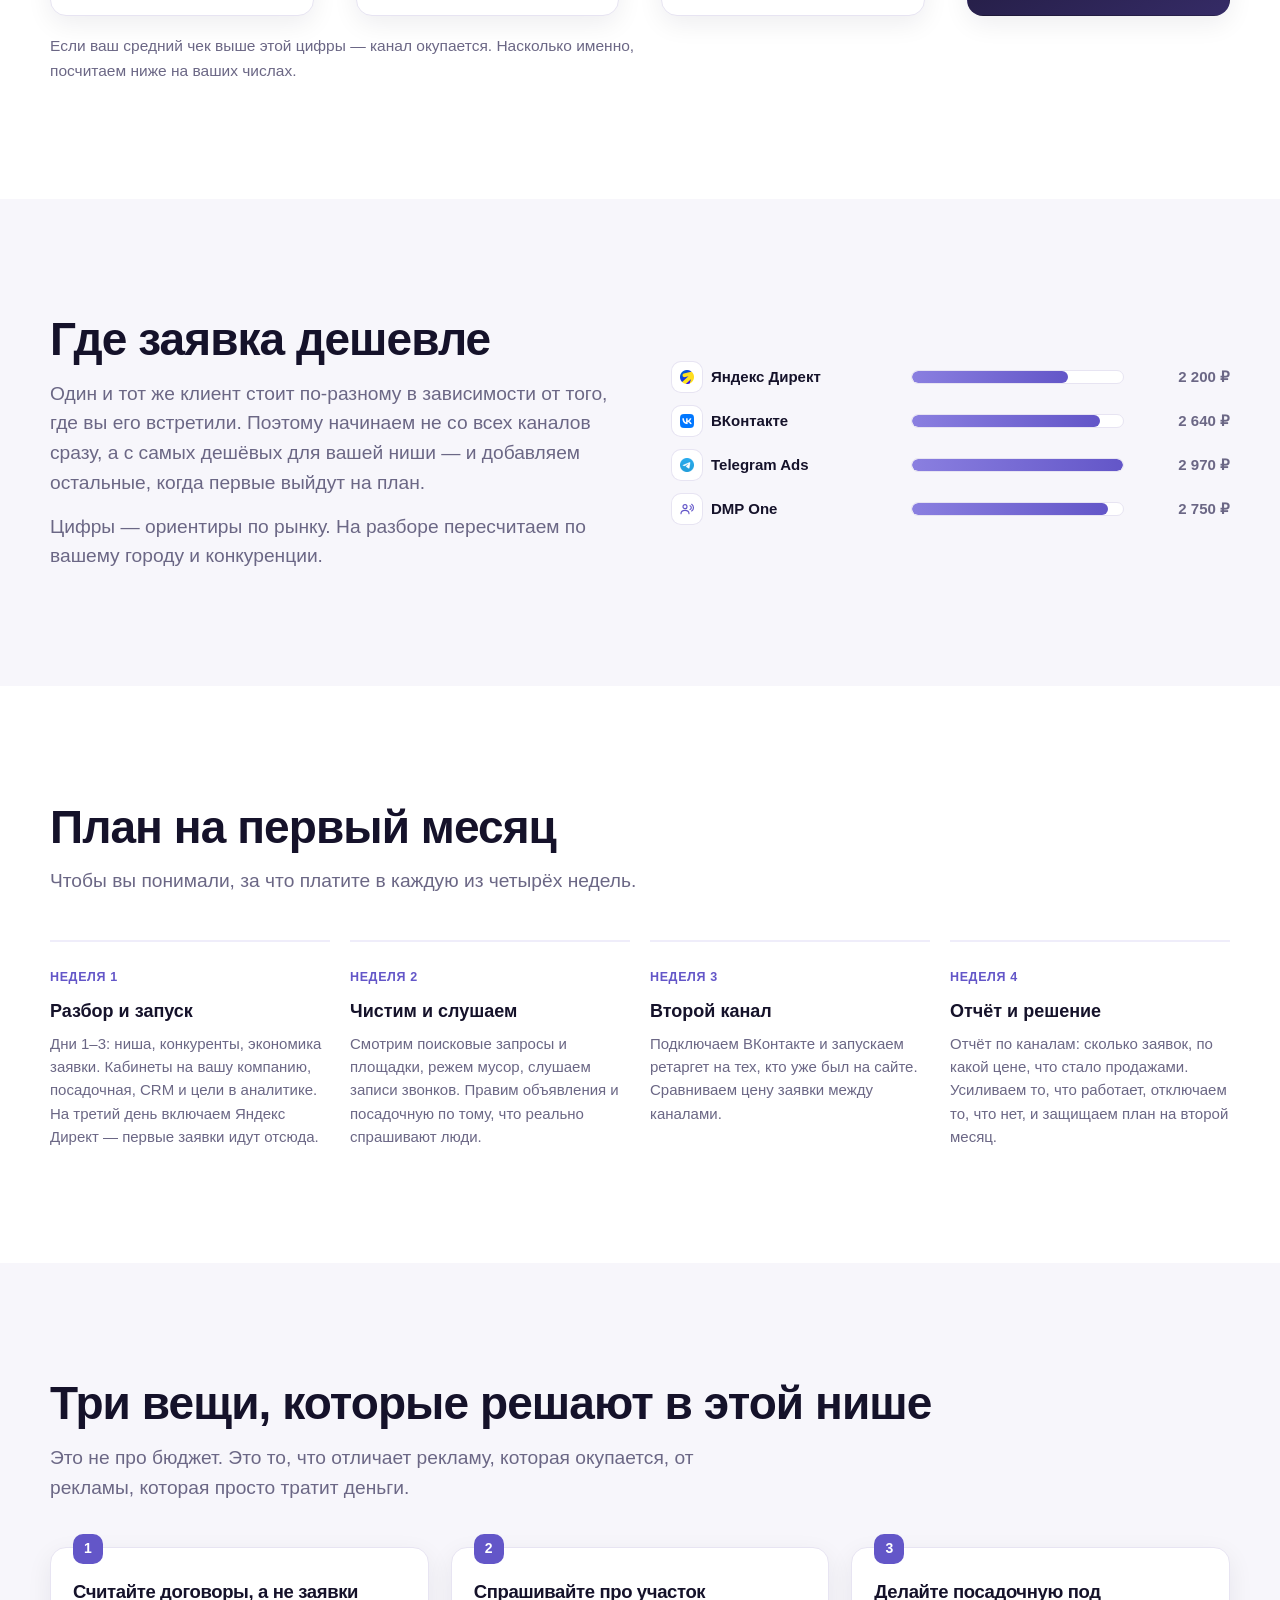
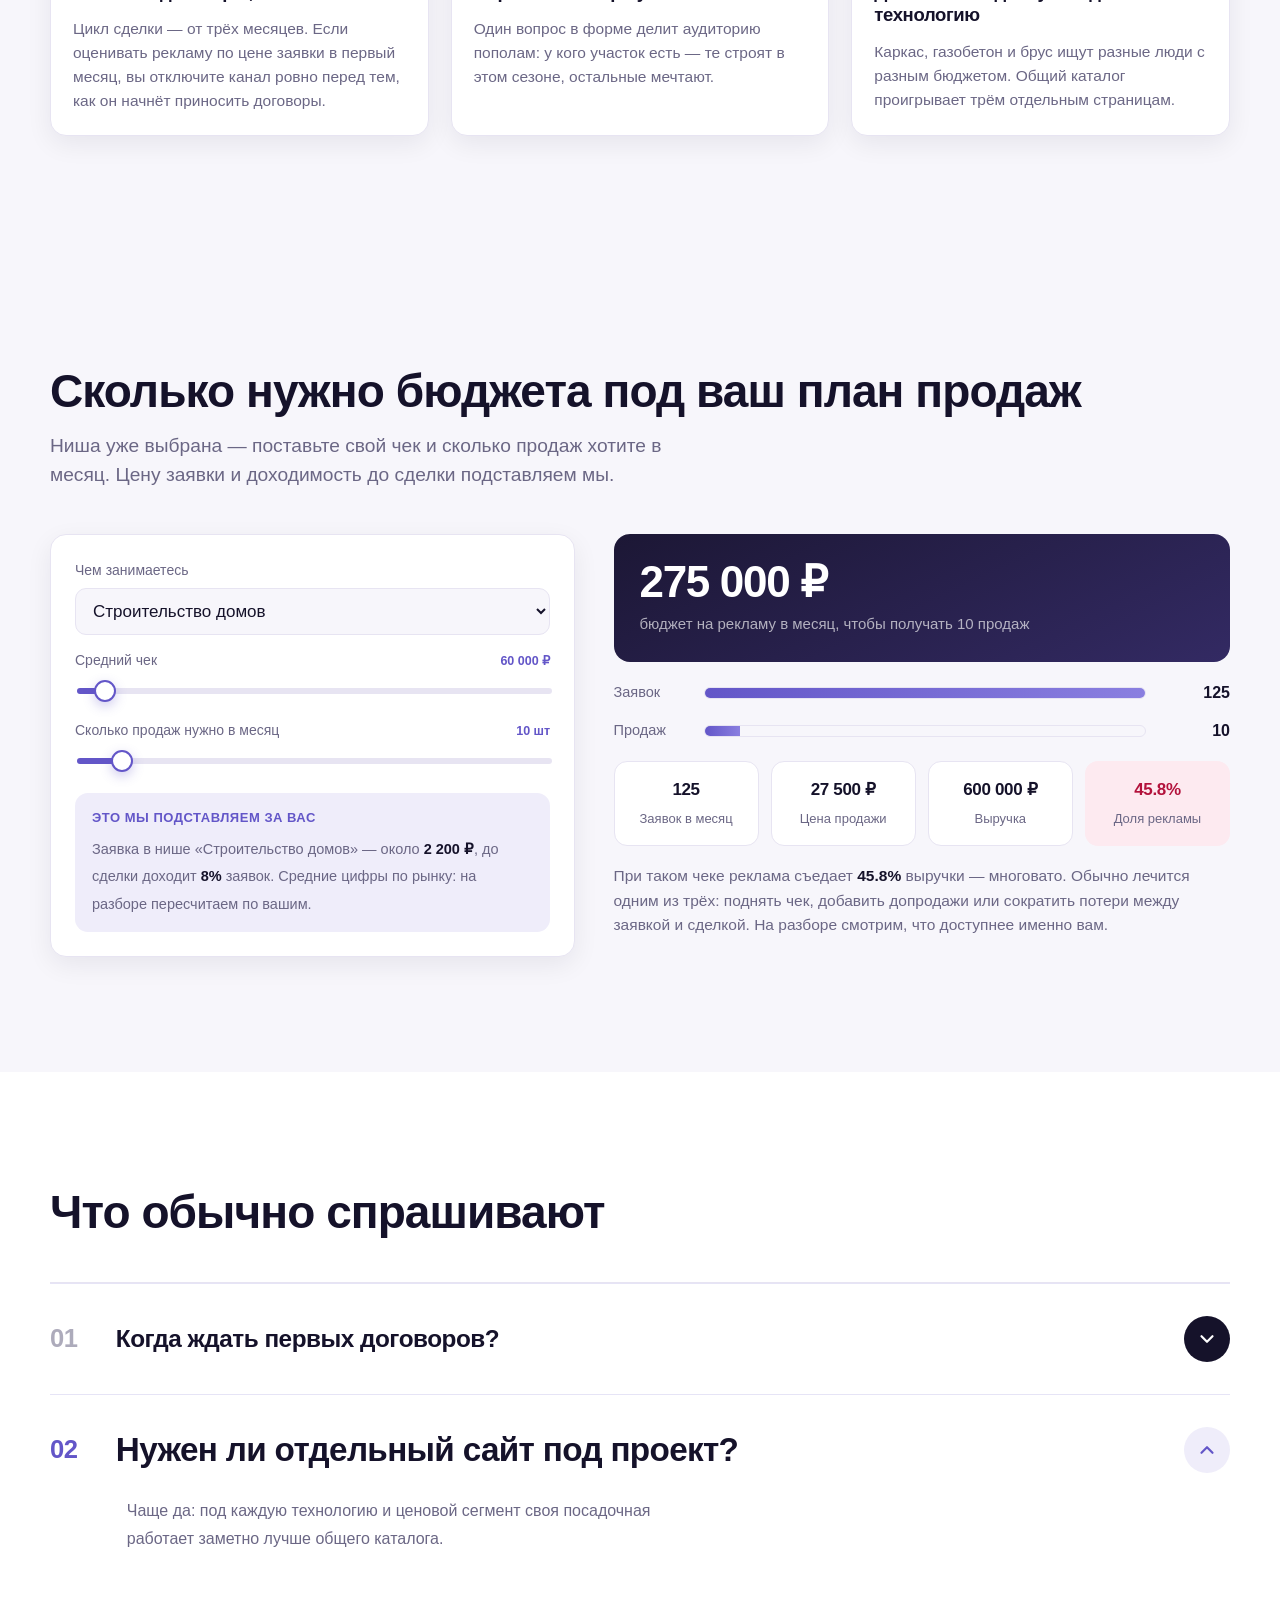
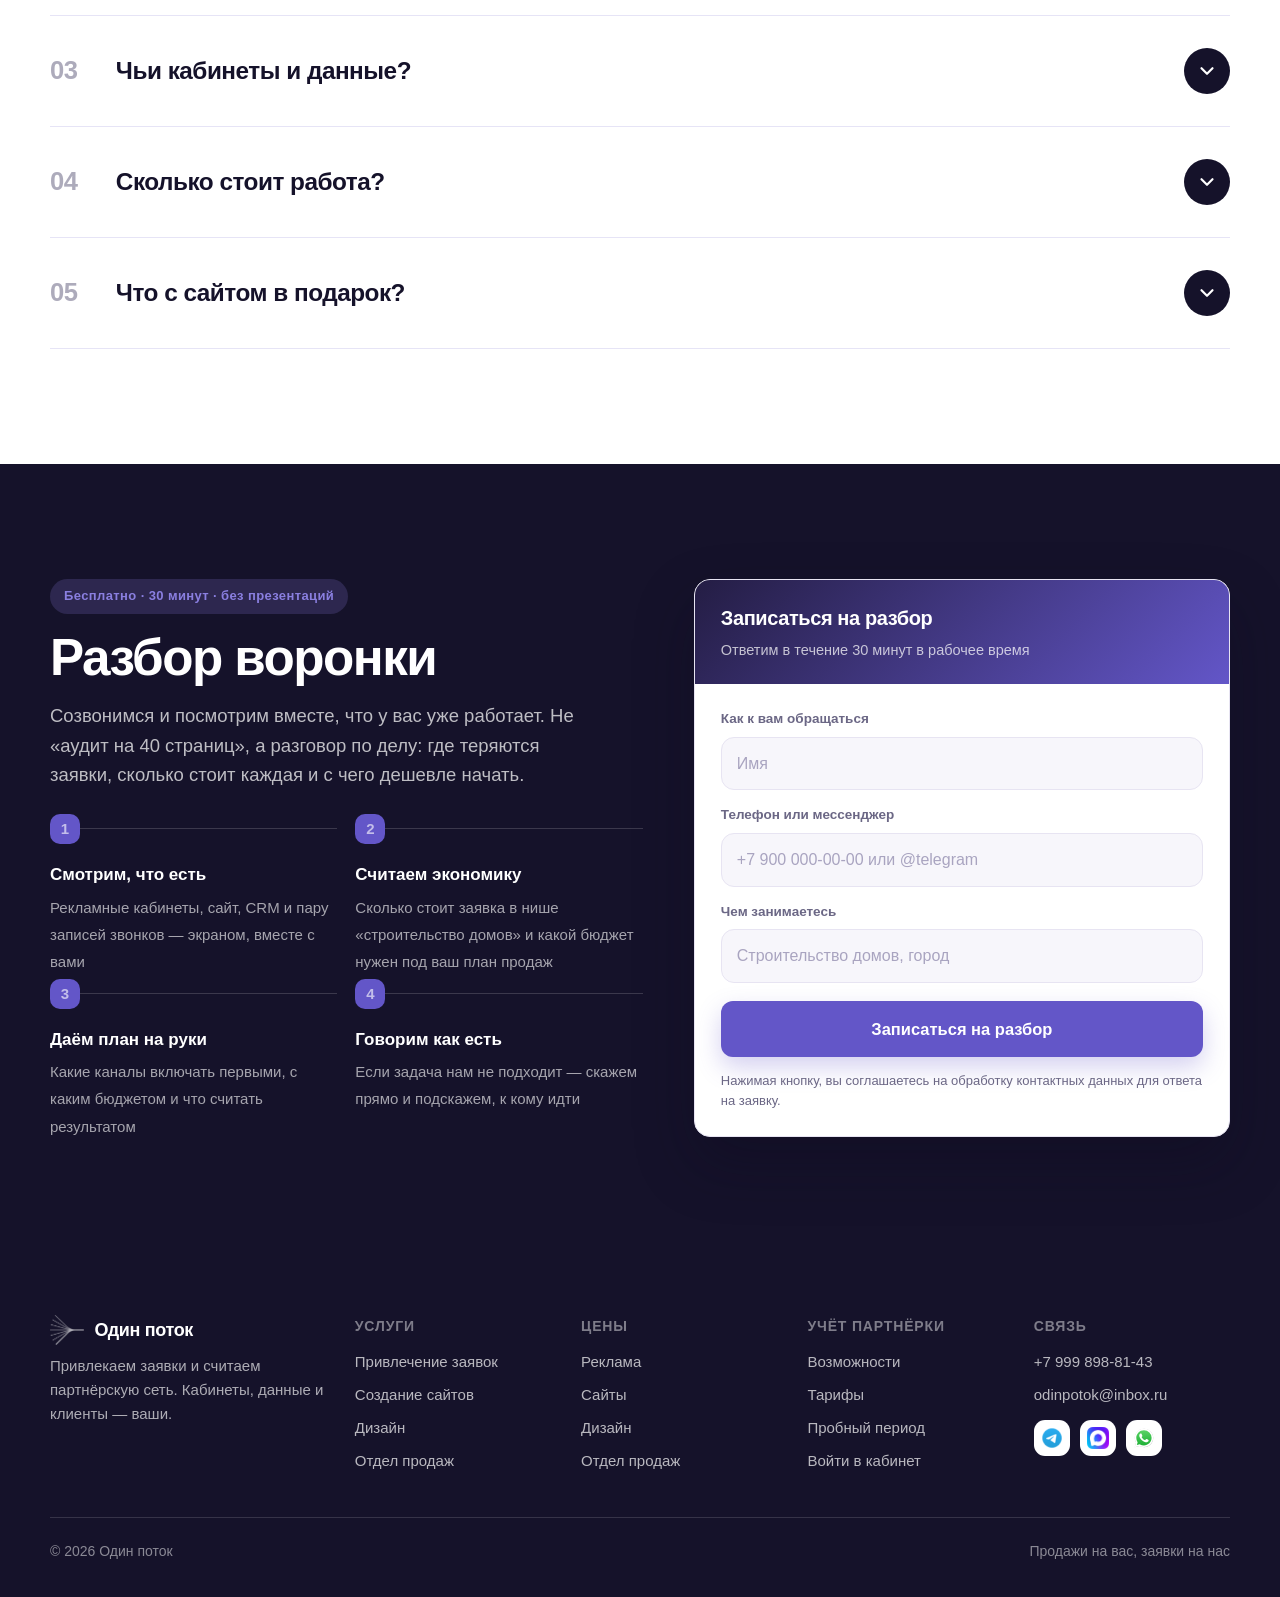
<file: n-stroika.html>
<!doctype html>
<html lang="ru">
<head>
<meta charset="utf-8" />
<meta name="viewport" content="width=device-width, initial-scale=1" />
<title>Строительство домов — реклама и заявки | «Один поток»</title>
<meta name="description" content="Строительство домов: настраиваем рекламу и приводим заявки. Яндекс Директ, ВКонтакте, Telegram Ads, DMP One под одним договором, первые заявки с третьего дня, кабинеты на вашу компанию." />
<link rel="icon" href="assets/logo-mark.png" />
<link rel="stylesheet" href="styles.css" />
</head>
<body data-page="agency">

<header class="head" id="head"></header>

<main>
<!-- ПЕРВЫЙ ЭКРАН -->
<section class="hero hero--page" id="start">
  <div class="wrap hero__in hero__in--split">
    <div>
      <span class="nst__tag">Строительство домов</span>
      <h1 class="rise">Заявки на строительство дома<br /><span>от тех, у кого есть участок</span></h1>
      <p class="lead rise">Дом покупают раз в жизни и выбирают полгода. Задача рекламы — попасть к человеку в начале пути и остаться с ним до договора.</p>
      <p class="hero__note rise">Первые заявки — с третьего дня · разбор воронки за 30 минут · кабинеты на вашу компанию</p>
    </div>
    <div data-hero-form="Реклама: Строительство домов"
         data-title="Разбор воронки — бесплатно"
         data-sub="Посмотрим рекламу, сайт и CRM. Скажем, где теряются заявки и сколько это стоит."
         data-pick="Реклама идёт, заявок мало|Рекламы пока нет|Меняем подрядчика|Нужна сквозная аналитика|Пока просто посоветоваться"></div>
  </div>
  <div class="wrap nst rise">
    <span class="nst__t">Я занимаюсь:</span>
    <div class="nst__row"><a class="nst__i" href="n-remont.html">Ремонт</a><a class="nst__i" href="n-mebel.html">Мебель</a><a class="nst__i" href="n-okna.html">Окна и двери</a><a class="nst__i is-on" href="n-stroika.html">Строительство</a><a class="nst__i" href="n-medicina.html">Клиники</a><a class="nst__i" href="n-b2b.html">B2B-услуги</a><a class="nst__i" href="n-avto.html">Автоуслуги</a><a class="nst__i" href="n-nedvizhimost.html">Недвижимость</a><a class="nst__i nst__i--off" href="agency.html">Другое</a></div>
  </div>
</section>

<!-- ПОЛОСА «ПОТОК» -->
<section class="flowband">
  <div class="wrap">
    <canvas class="stream stream--band" data-flow="КЛИКИ|ЗАЯВКИ|ПРОДАЖИ|₽" data-caps="За них вы платите площадкам|До вас доходит часть|Из них закрывается часть|Ради этого всё и затевалось" aria-hidden="true"></canvas>
    <h2 class="flowband__h rise">Между кликом и деньгами теряется почти всё</h2>
    <div class="flowband__stage"></div>
    <p class="flowband__cap" data-flow-cap>&nbsp;</p>
  </div>
</section>

<!-- ЧТО МЕШАЕТ -->
<section class="section section--paper">
  <div class="wrap">
    <div class="rise" style="max-width:860px">
      <h2>Что мешает в нише «строительство домов»</h2>
      <p class="lead mt-s">Это не общие слова про «качественный трафик». Вот что ломает рекламу именно здесь — и что мы с этим делаем.</p>
    </div>
    <div class="grid g3 mt-l">
      <div class="card card--pain rise"><span class="pain__ic" aria-hidden="true"><svg viewBox="0 0 24 24" fill="none"
      stroke="currentColor" stroke-width="1.7" stroke-linecap="round" stroke-linejoin="round"><path d="M3 5h18l-7 8v6l-4 2v-8z"/></svg></span><h3>Заявки без участка и без денег</h3><p class="mt-s">Фильтруем на входе: спрашиваем про участок, площадь и сроки прямо в форме — пустые обращения отваливаются сами.</p></div>
      <div class="card card--pain rise"><span class="pain__ic" aria-hidden="true"><svg viewBox="0 0 24 24" fill="none"
      stroke="currentColor" stroke-width="1.7" stroke-linecap="round" stroke-linejoin="round"><circle cx="12" cy="12" r="9"/><path d="M12 7v5l3.5 2"/></svg></span><h3>Решение тянется месяцами</h3><p class="mt-s">Долгий цикл держим ретаргетом и полезным контентом: проекты, сметы, разбор технологий. Человек возвращается к тому, кто был рядом всё это время.</p></div>
      <div class="card card--pain rise"><span class="pain__ic" aria-hidden="true"><svg viewBox="0 0 24 24" fill="none"
      stroke="currentColor" stroke-width="1.7" stroke-linecap="round" stroke-linejoin="round"><path d="M4 20V10M10 20V4M16 20v-7M22 20H2"/></svg></span><h3>Дорогая заявка пугает</h3><p class="mt-s">В этой нише заявка стоит около 2 200 ₽, но и чек измеряется миллионами. Считаем не цену заявки, а цену договора.</p></div>
    </div>
  </div>
</section>

<!-- КАНАЛЫ ПОД НИШУ -->
<section class="section">
  <div class="wrap split">
    <div class="rise">
      <h2>С чего начинаем в вашей нише</h2>
      <p class="lead mt-s">Директ ловит тех, кто уже ищет проект. ВКонтакте и Telegram работают на длинном цикле: там человек читает про технологии и возвращается. DMP находит тех, кто недавно купил участок.</p>
      <p class="lead mt-s">Остальные каналы подключаем, когда первые выйдут на план. Цены и полный список — ниже.</p>
      <div class="hero__cta" style="justify-content:flex-start">
        <a class="btn" href="#start">Обсудить задачу</a>
        <a class="btn btn--ghost" href="agency.html#prices">Все каналы и цены</a>
      </div>
    </div>
    <div class="nchs rise"><div class="nch"><span class="nch__step">1</span><span class="nch__ic"><img src="assets/logos/yandex.png" alt="" loading="lazy" /></span><span class="nch__t"><b>Яндекс Директ</b><i>Поиск и РСЯ</i></span></div><div class="nch"><span class="nch__step">2</span><span class="nch__ic"><img src="assets/logos/vk.png" alt="" loading="lazy" /></span><span class="nch__t"><b>ВКонтакте</b><i>Таргет и сообщества</i></span></div><div class="nch"><span class="nch__step">3</span><span class="nch__ic"><img src="assets/logos/telegram.png" alt="" loading="lazy" /></span><span class="nch__t"><b>Telegram Ads</b><i>Реклама в каналах</i></span></div><div class="nch"><span class="nch__step">4</span><span class="nch__ic nch__ic--draw" aria-hidden="true"><svg viewBox="0 0 24 24" fill="none"
      stroke="currentColor" stroke-width="1.7" stroke-linecap="round" stroke-linejoin="round"><circle cx="9" cy="8.5" r="3"/><path d="M3 19c0-3.3 2.7-5 6-5s6 1.7 6 5"/><path d="M16.5 7.2a3 3 0 0 1 0 5.6M19 5a6 6 0 0 1 0 10"/></svg></span><span class="nch__t"><b>DMP One</b><i>Аудитории по поведению</i></span></div></div>
  </div>
</section>

<!-- ЭКОНОМИКА -->
<section class="section">
  <div class="wrap">
    <h2 class="rise">Что даёт 150 000 ₽ в месяц</h2>
    <p class="lead mt-s rise">Арифметика по средним цифрам ниши «строительство домов»: заявка около 2 200 ₽,
      до сделки доходит 8% обращений. У вас будет своё — но порядок величин такой.</p>
    <div class="eco mt-l rise">
      <div class="eco__i"><span class="eco__t">Бюджет</span><b>150 000 ₽</b><i>в месяц площадкам</i></div>
      <span class="eco__ar" aria-hidden="true"></span>
      <div class="eco__i"><span class="eco__t">Заявок</span><b>68</b><i>по 2 200 ₽ за штуку</i></div>
      <span class="eco__ar" aria-hidden="true"></span>
      <div class="eco__i"><span class="eco__t">Продаж</span><b>5</b><i>доходит 8% заявок</i></div>
      <span class="eco__ar" aria-hidden="true"></span>
      <div class="eco__i eco__i--out"><span class="eco__t">Цена продажи</span><b>27 500 ₽</b><i>вот это и считаем</i></div>
    </div>
    <p class="eco__note rise">Если ваш средний чек выше этой цифры — канал окупается. Насколько именно,
      посчитаем ниже на ваших числах.</p>
  </div>
</section>

<!-- ЦЕНА ЗАЯВКИ ПО КАНАЛАМ -->
<section class="section section--paper">
  <div class="wrap split">
    <div class="rise">
      <h2>Где заявка дешевле</h2>
      <p class="lead mt-s">Один и тот же клиент стоит по-разному в зависимости от того, где вы его встретили.
        Поэтому начинаем не со всех каналов сразу, а с самых дешёвых для вашей ниши — и добавляем остальные,
        когда первые выйдут на план.</p>
      <p class="lead mt-s">Цифры — ориентиры по рынку. На разборе пересчитаем по вашему городу и конкуренции.</p>
    </div>
    <div class="bars rise">
      <div class="bar">
        <span class="bar__n"><span class="nch__ic"><img src="assets/logos/yandex.png" alt="" loading="lazy" /></span>Яндекс Директ</span>
        <span class="bar__track"><span class="bar__fill" style="width:74%"></span></span>
        <b class="bar__v">2 200 ₽</b>
      </div><div class="bar">
        <span class="bar__n"><span class="nch__ic"><img src="assets/logos/vk.png" alt="" loading="lazy" /></span>ВКонтакте</span>
        <span class="bar__track"><span class="bar__fill" style="width:89%"></span></span>
        <b class="bar__v">2 640 ₽</b>
      </div><div class="bar">
        <span class="bar__n"><span class="nch__ic"><img src="assets/logos/telegram.png" alt="" loading="lazy" /></span>Telegram Ads</span>
        <span class="bar__track"><span class="bar__fill" style="width:100%"></span></span>
        <b class="bar__v">2 970 ₽</b>
      </div><div class="bar">
        <span class="bar__n"><span class="nch__ic nch__ic--draw" aria-hidden="true"><svg viewBox="0 0 24 24" fill="none"
      stroke="currentColor" stroke-width="1.7" stroke-linecap="round" stroke-linejoin="round"><circle cx="9" cy="8.5" r="3"/><path d="M3 19c0-3.3 2.7-5 6-5s6 1.7 6 5"/><path d="M16.5 7.2a3 3 0 0 1 0 5.6M19 5a6 6 0 0 1 0 10"/></svg></span>DMP One</span>
        <span class="bar__track"><span class="bar__fill" style="width:93%"></span></span>
        <b class="bar__v">2 750 ₽</b>
      </div>
    </div>
  </div>
</section>

<!-- ПЛАН НА МЕСЯЦ -->
<section class="section">
  <div class="wrap">
    <h2 class="rise">План на первый месяц</h2>
    <p class="lead mt-s rise">Чтобы вы понимали, за что платите в каждую из четырёх недель.</p>
    <div class="wplan mt-l">
      <div class="wplan__i rise"><span class="wplan__w">Неделя 1</span>
        <b>Разбор и запуск</b>
        <span>Дни 1–3: ниша, конкуренты, экономика заявки. Кабинеты на вашу компанию, посадочная, CRM и цели
          в аналитике. На третий день включаем Яндекс Директ — первые заявки идут отсюда.</span></div>
      <div class="wplan__i rise"><span class="wplan__w">Неделя 2</span>
        <b>Чистим и слушаем</b>
        <span>Смотрим поисковые запросы и площадки, режем мусор, слушаем записи звонков. Правим объявления
          и посадочную по тому, что реально спрашивают люди.</span></div>
      <div class="wplan__i rise"><span class="wplan__w">Неделя 3</span>
        <b>Второй канал</b>
        <span>Подключаем ВКонтакте и запускаем ретаргет на тех, кто уже был на сайте.
          Сравниваем цену заявки между каналами.</span></div>
      <div class="wplan__i rise"><span class="wplan__w">Неделя 4</span>
        <b>Отчёт и решение</b>
        <span>Отчёт по каналам: сколько заявок, по какой цене, что стало продажами. Усиливаем то, что работает,
          отключаем то, что нет, и защищаем план на второй месяц.</span></div>
    </div>
  </div>
</section>

<!-- СОВЕТЫ -->
<section class="section section--paper">
  <div class="wrap">
    <h2 class="rise">Три вещи, которые решают в этой нише</h2>
    <p class="lead mt-s rise">Это не про бюджет. Это то, что отличает рекламу, которая окупается,
      от рекламы, которая просто тратит деньги.</p>
    <div class="grid g3 mt-l">
      <div class="tip rise"><span class="tip__n">1</span><h3>Считайте договоры, а не заявки</h3><p class="mt-s">Цикл сделки — от трёх месяцев. Если оценивать рекламу по цене заявки в первый месяц, вы отключите канал ровно перед тем, как он начнёт приносить договоры.</p></div>
      <div class="tip rise"><span class="tip__n">2</span><h3>Спрашивайте про участок</h3><p class="mt-s">Один вопрос в форме делит аудиторию пополам: у кого участок есть — те строят в этом сезоне, остальные мечтают.</p></div>
      <div class="tip rise"><span class="tip__n">3</span><h3>Делайте посадочную под технологию</h3><p class="mt-s">Каркас, газобетон и брус ищут разные люди с разным бюджетом. Общий каталог проигрывает трём отдельным страницам.</p></div>
    </div>
  </div>
</section>

<!-- КАЛЬКУЛЯТОР -->
<section class="section section--paper" id="calc-sec">
  <div class="wrap">
    <h2 class="rise">Сколько нужно бюджета под ваш план продаж</h2>
    <p class="lead mt-s rise">Ниша уже выбрана — поставьте свой чек и сколько продаж хотите в месяц.
      Цену заявки и доходимость до сделки подставляем мы.</p>
    <div class="calc2 mt-l rise" id="calc" data-niche="Строительство домов"></div>
  </div>
</section>

<!-- ВОПРОСЫ -->
<section class="section" id="faq">
  <div class="wrap">
    <h2 class="rise">Что обычно спрашивают</h2>
    <div class="faq mt-l rise">
      <details><summary>Когда ждать первых договоров?</summary><p>Заявки идут с первой недели, договоры — обычно со второго-третьего месяца. Это особенность ниши: решение долгое, и рекламу надо считать на горизонте квартала.</p></details>
      <details><summary>Нужен ли отдельный сайт под проект?</summary><p>Чаще да: под каждую технологию и ценовой сегмент своя посадочная работает заметно лучше общего каталога.</p></details>
      <details><summary>Чьи кабинеты и данные?</summary><p>Ваши. Рекламные кабинеты, CRM, домены и аналитика оформлены на вашу компанию. Если мы расстанемся, всё остаётся у вас вместе с историей и статистикой.</p></details>
      <details><summary>Сколько стоит работа?</summary><p>От 35 000 ₽ в месяц за канал, полный пакет — 200 000 ₽. Абонплата фиксированная и не зависит от рекламного бюджета: бюджет вы платите площадкам напрямую.</p></details>
      <details><summary>Что с сайтом в подарок?</summary><p>При работе от трёх месяцев собираем посадочную под ваш оффер, подключаем аналитику и формы и отдаём с доступами. Число каналов роли не играет.</p></details>
    </div>
  </div>
</section>

<!-- ЗАЯВКА -->
<section class="section section--ink" id="go">
  <div class="wrap audit">
    <div class="rise">
      <span class="audit__tag">Бесплатно · 30 минут · без презентаций</span>
      <h2 class="audit__h">Разбор воронки</h2>
      <p class="audit__lead">Созвонимся и посмотрим вместе, что у вас уже работает. Не «аудит на 40 страниц»,
        а разговор по делу: где теряются заявки, сколько стоит каждая и с чего дешевле начать.</p>
      <div class="audit__grid">
        <div class="audit__i"><span class="audit__n">1</span><b>Смотрим, что есть</b>
          <span>Рекламные кабинеты, сайт, CRM и пару записей звонков — экраном, вместе с вами</span></div>
        <div class="audit__i"><span class="audit__n">2</span><b>Считаем экономику</b>
          <span>Сколько стоит заявка в нише «строительство домов» и какой бюджет нужен под ваш план продаж</span></div>
        <div class="audit__i"><span class="audit__n">3</span><b>Даём план на руки</b>
          <span>Какие каналы включать первыми, с каким бюджетом и что считать результатом</span></div>
        <div class="audit__i"><span class="audit__n">4</span><b>Говорим как есть</b>
          <span>Если задача нам не подходит — скажем прямо и подскажем, к кому идти</span></div>
      </div>
    </div>

    <form class="formcard rise" data-lead="Разбор воронки: Строительство домов" novalidate>
      <div class="formcard__top">
        <b>Записаться на разбор</b>
        <span>Ответим в течение 30 минут в рабочее время</span>
      </div>
      <div class="formcard__body">
        <div class="f"><label for="n">Как к вам обращаться</label><input id="n" name="name" placeholder="Имя" autocomplete="name" required /></div>
        <div class="f"><label for="c">Телефон или мессенджер</label><input id="c" name="contact" placeholder="+7 900 000-00-00 или @telegram" required /></div>
        <div class="f"><label for="b">Чем занимаетесь</label><input id="b" name="biz" placeholder="Строительство домов, город" /></div>
        <button class="btn btn--wide" type="submit">Записаться на разбор</button>
        <div class="form__ok">Готово — открылся мессенджер с вашей заявкой. Если он не открылся, напишите нам напрямую: контакты в подвале.</div>
        <p class="form__note">Нажимая кнопку, вы соглашаетесь на обработку контактных данных для ответа на заявку.</p>
      </div>
    </form>
  </div>
</section>
</main>

<footer class="foot" id="foot"></footer>
<script src="app.js"></script>
<script src="stream.js"></script>
<script src="widgets.js"></script>
</body>
</html>
</file>
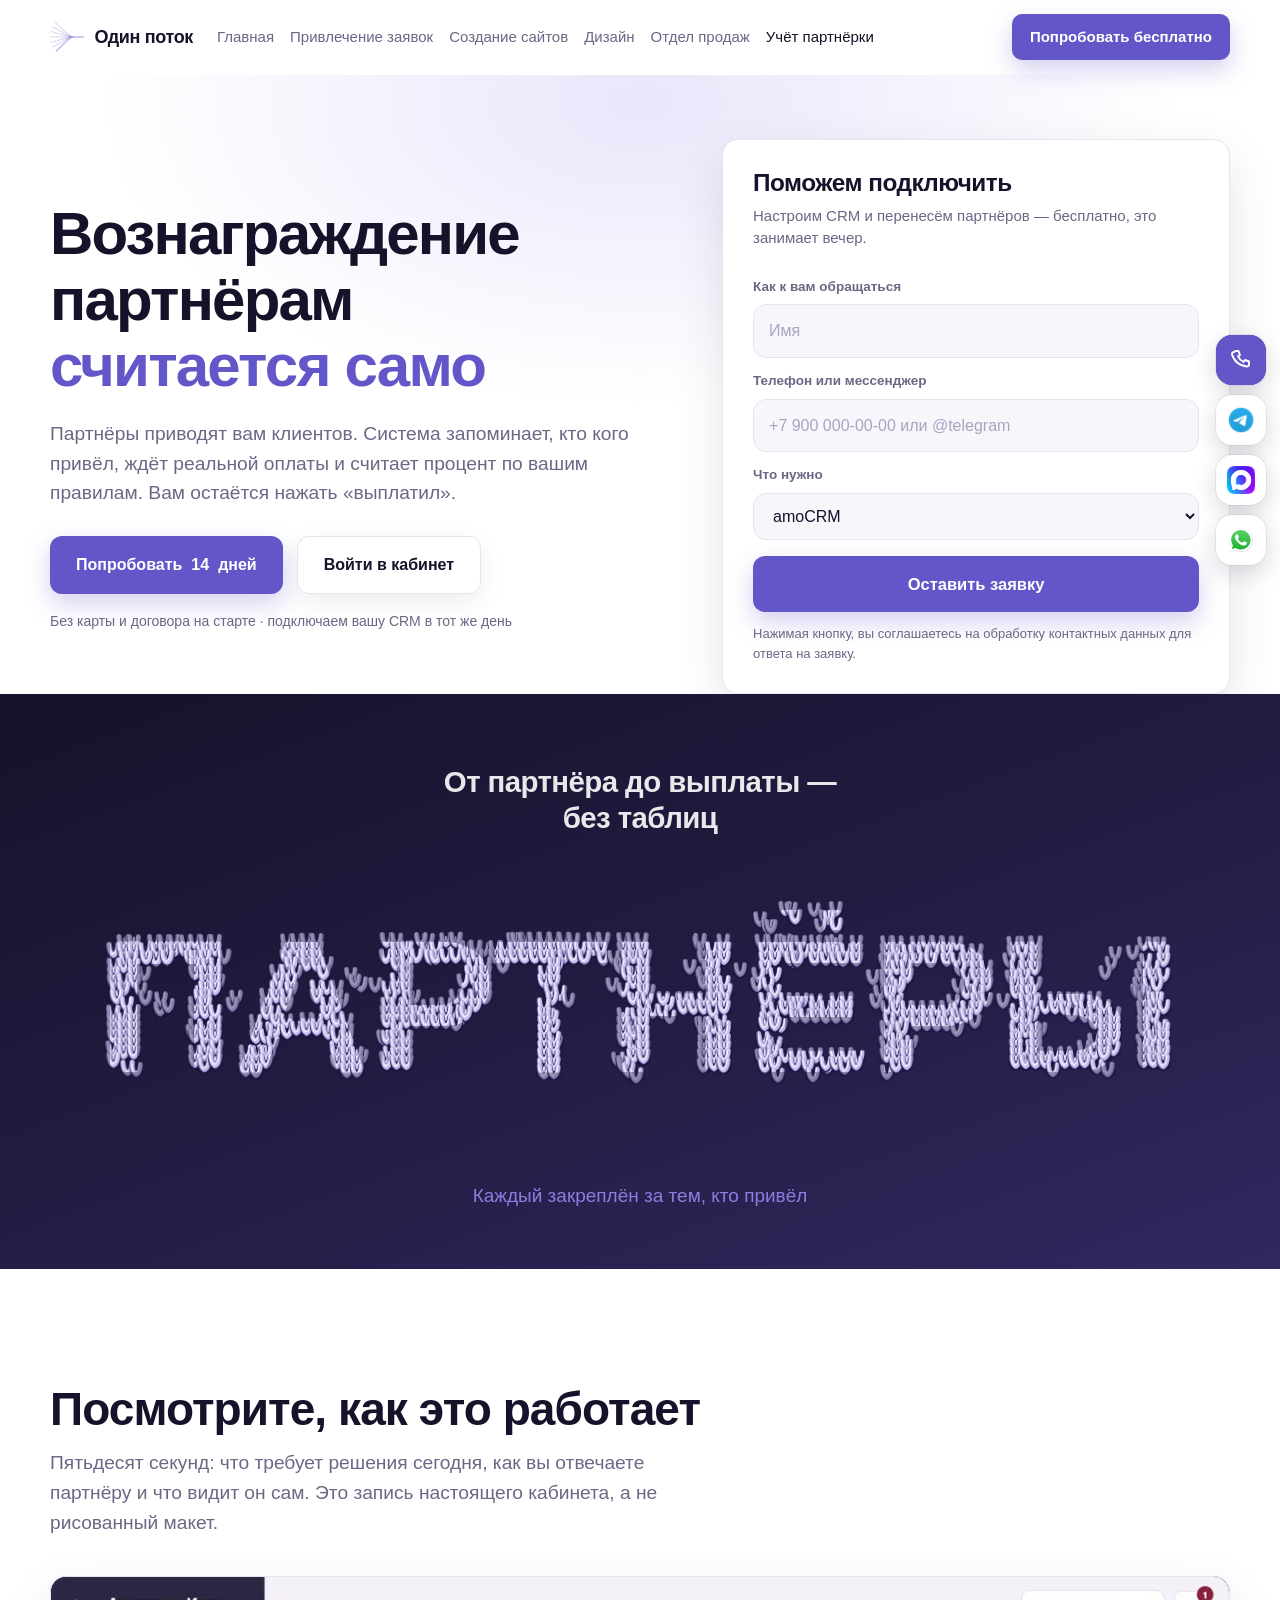
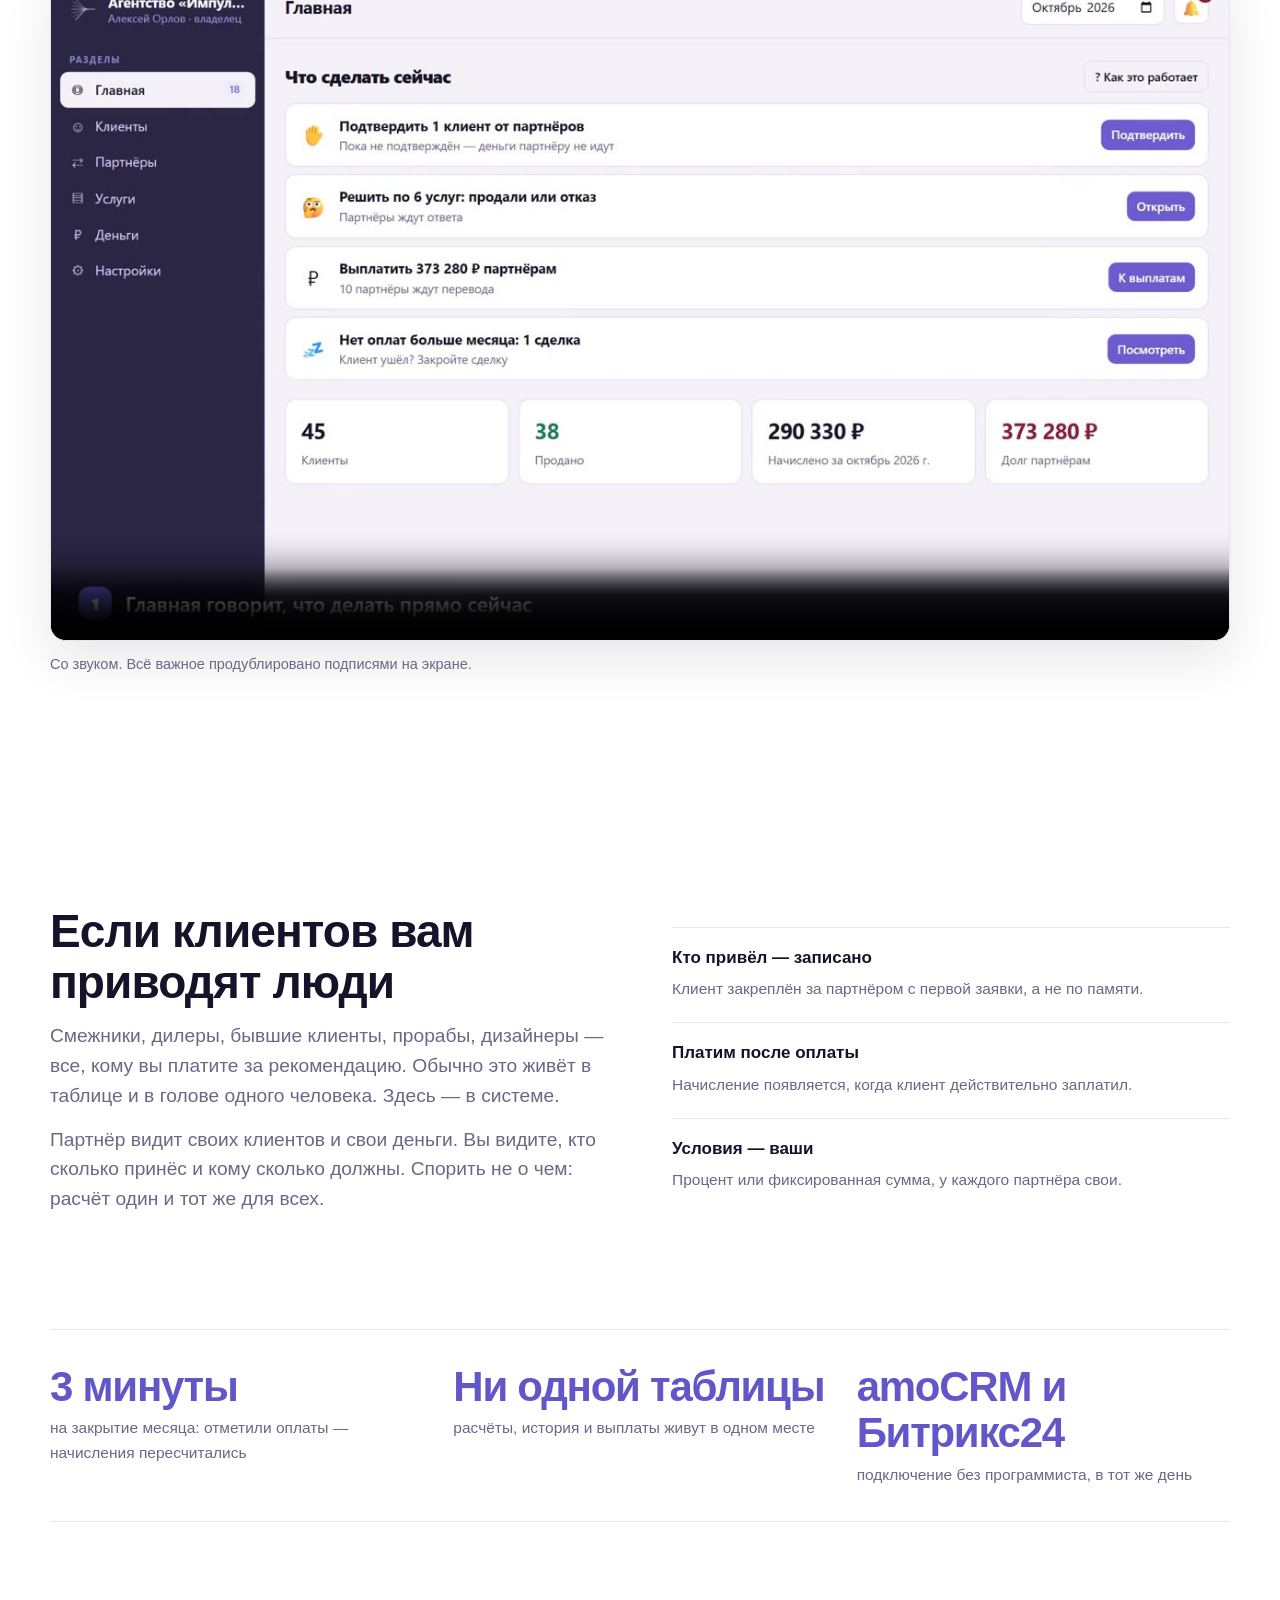
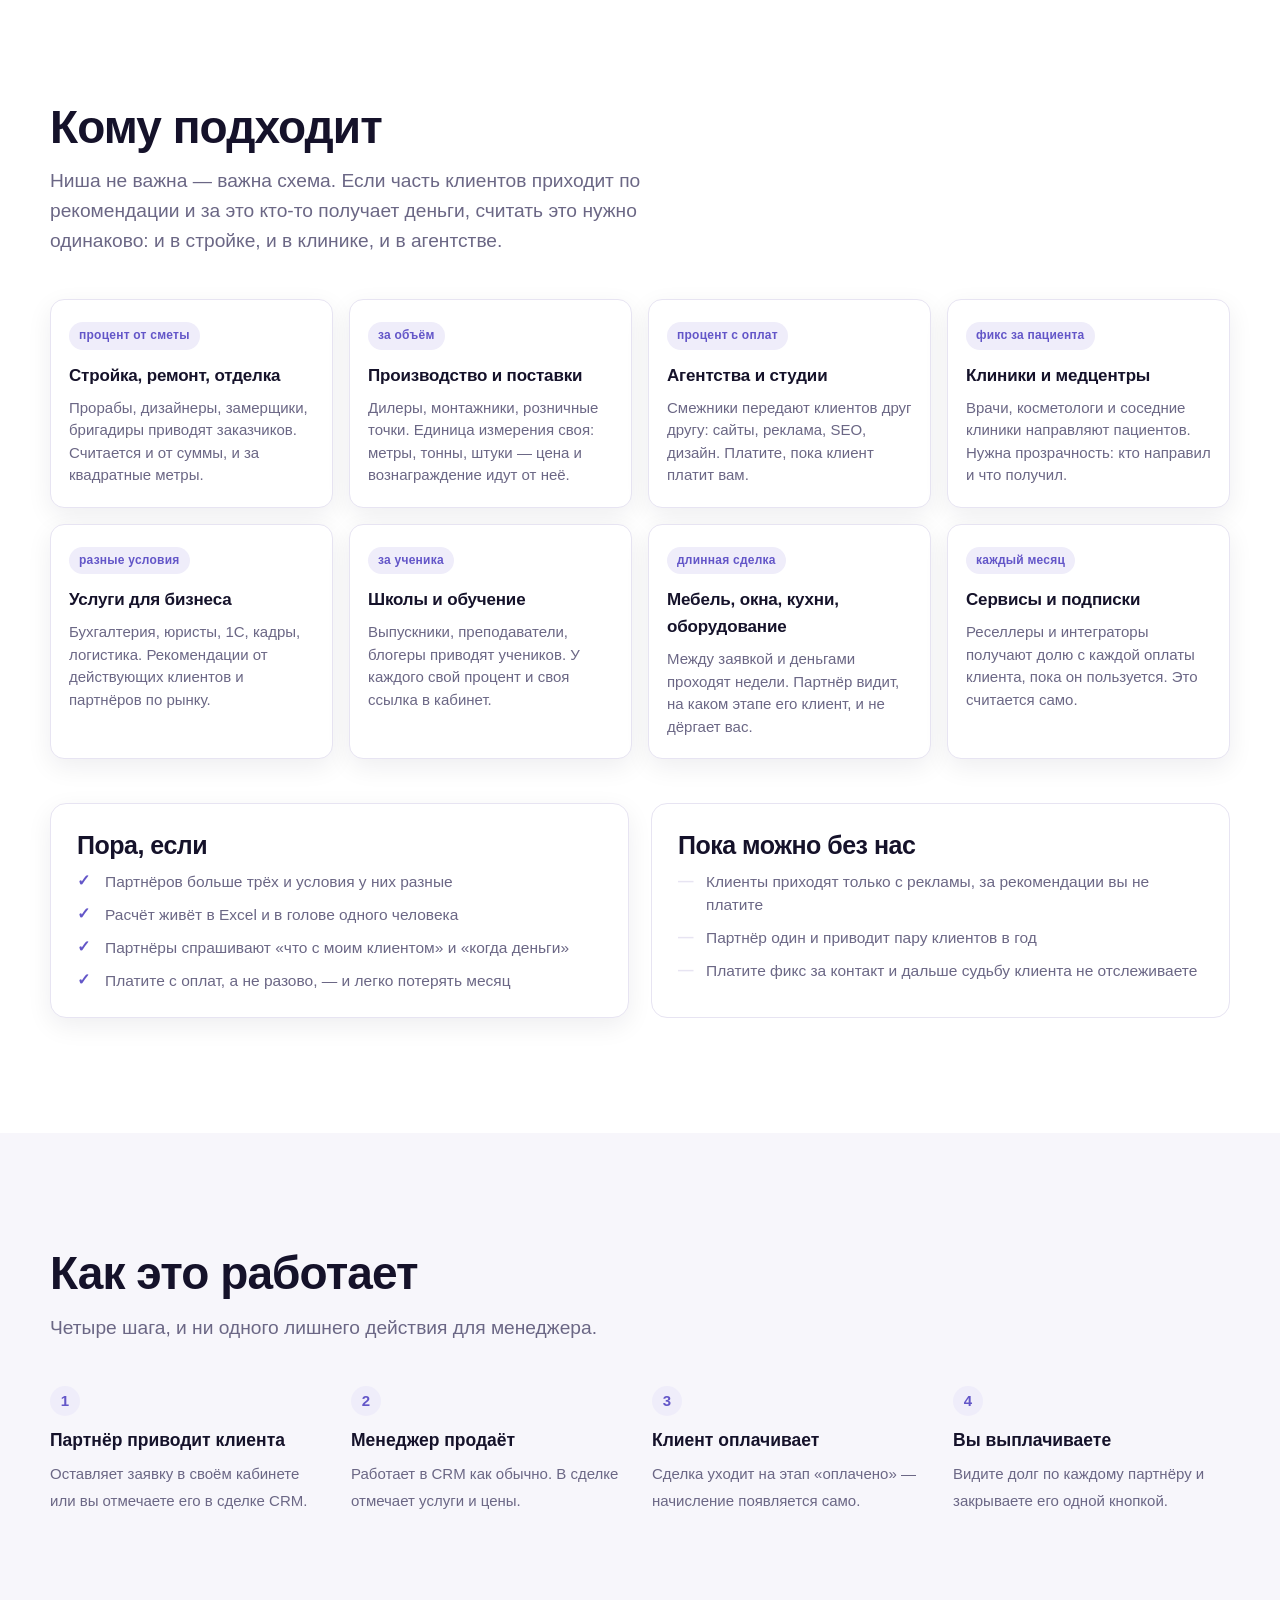
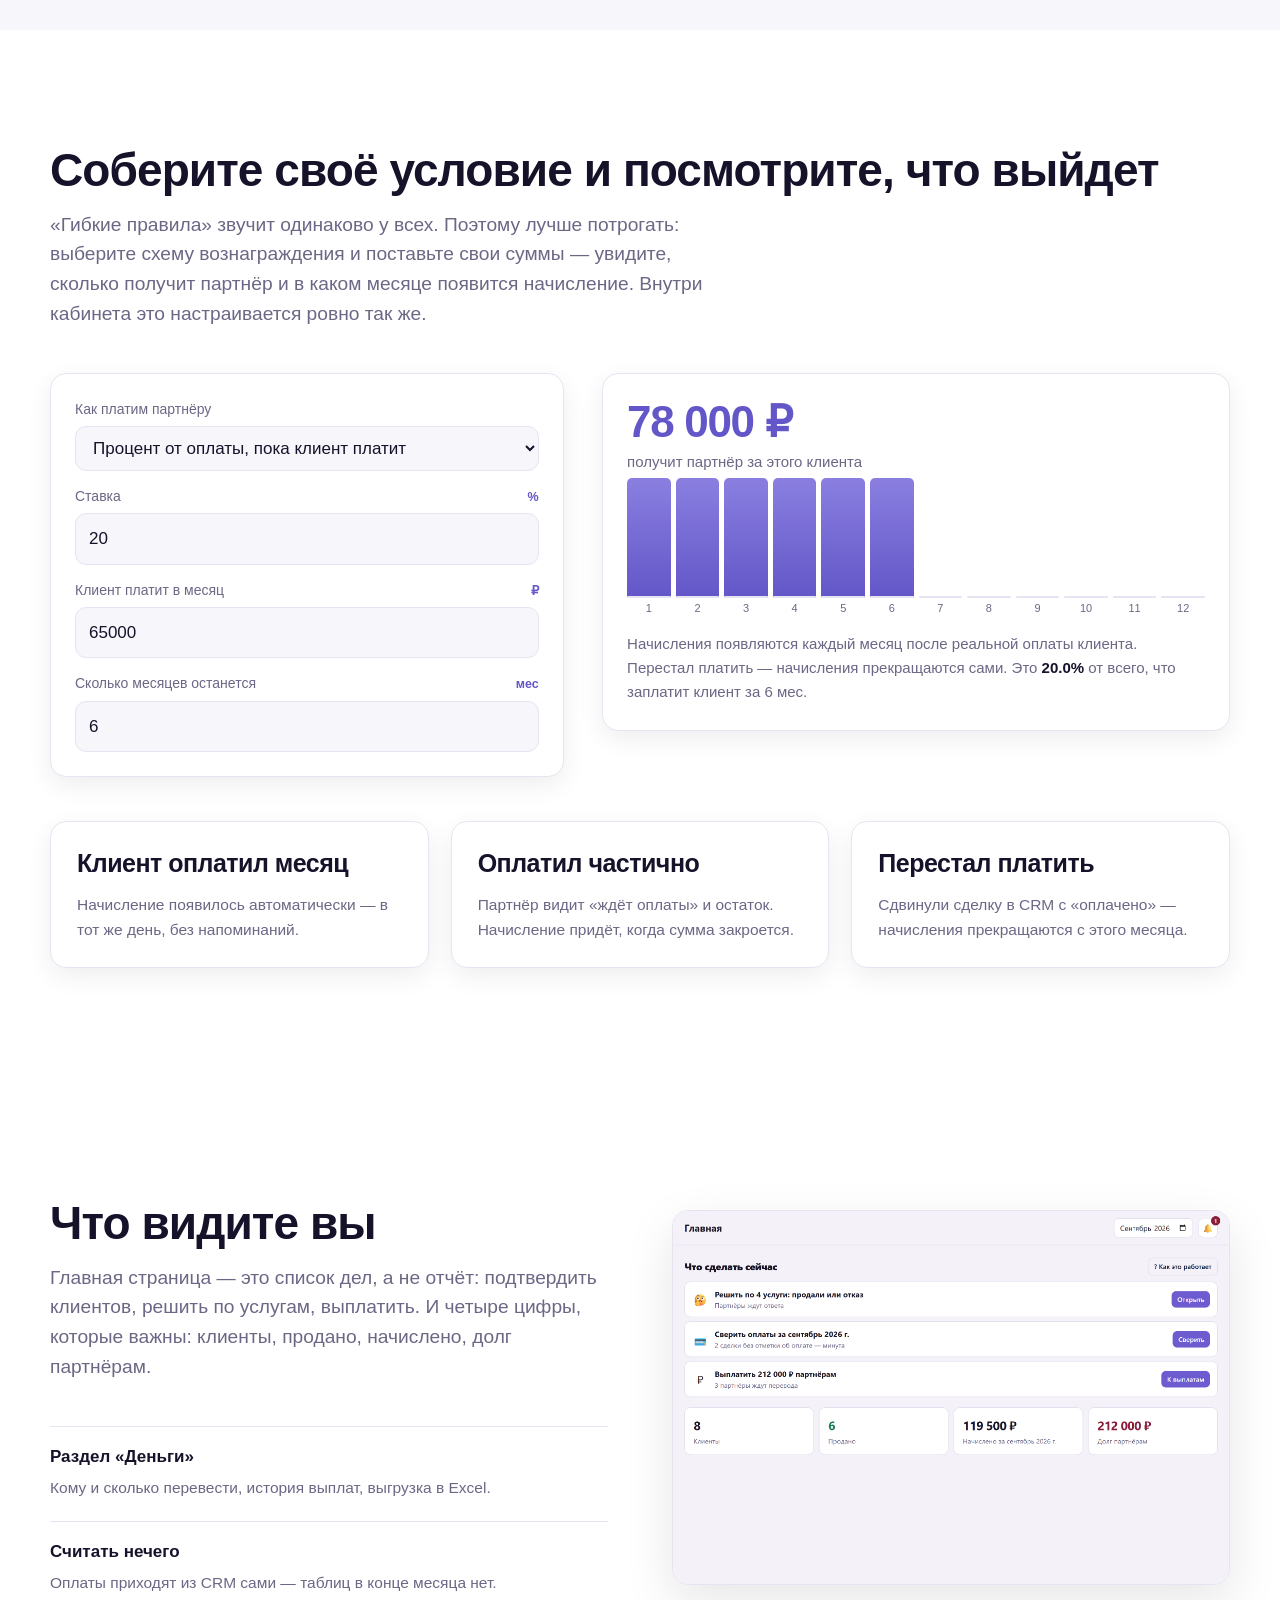
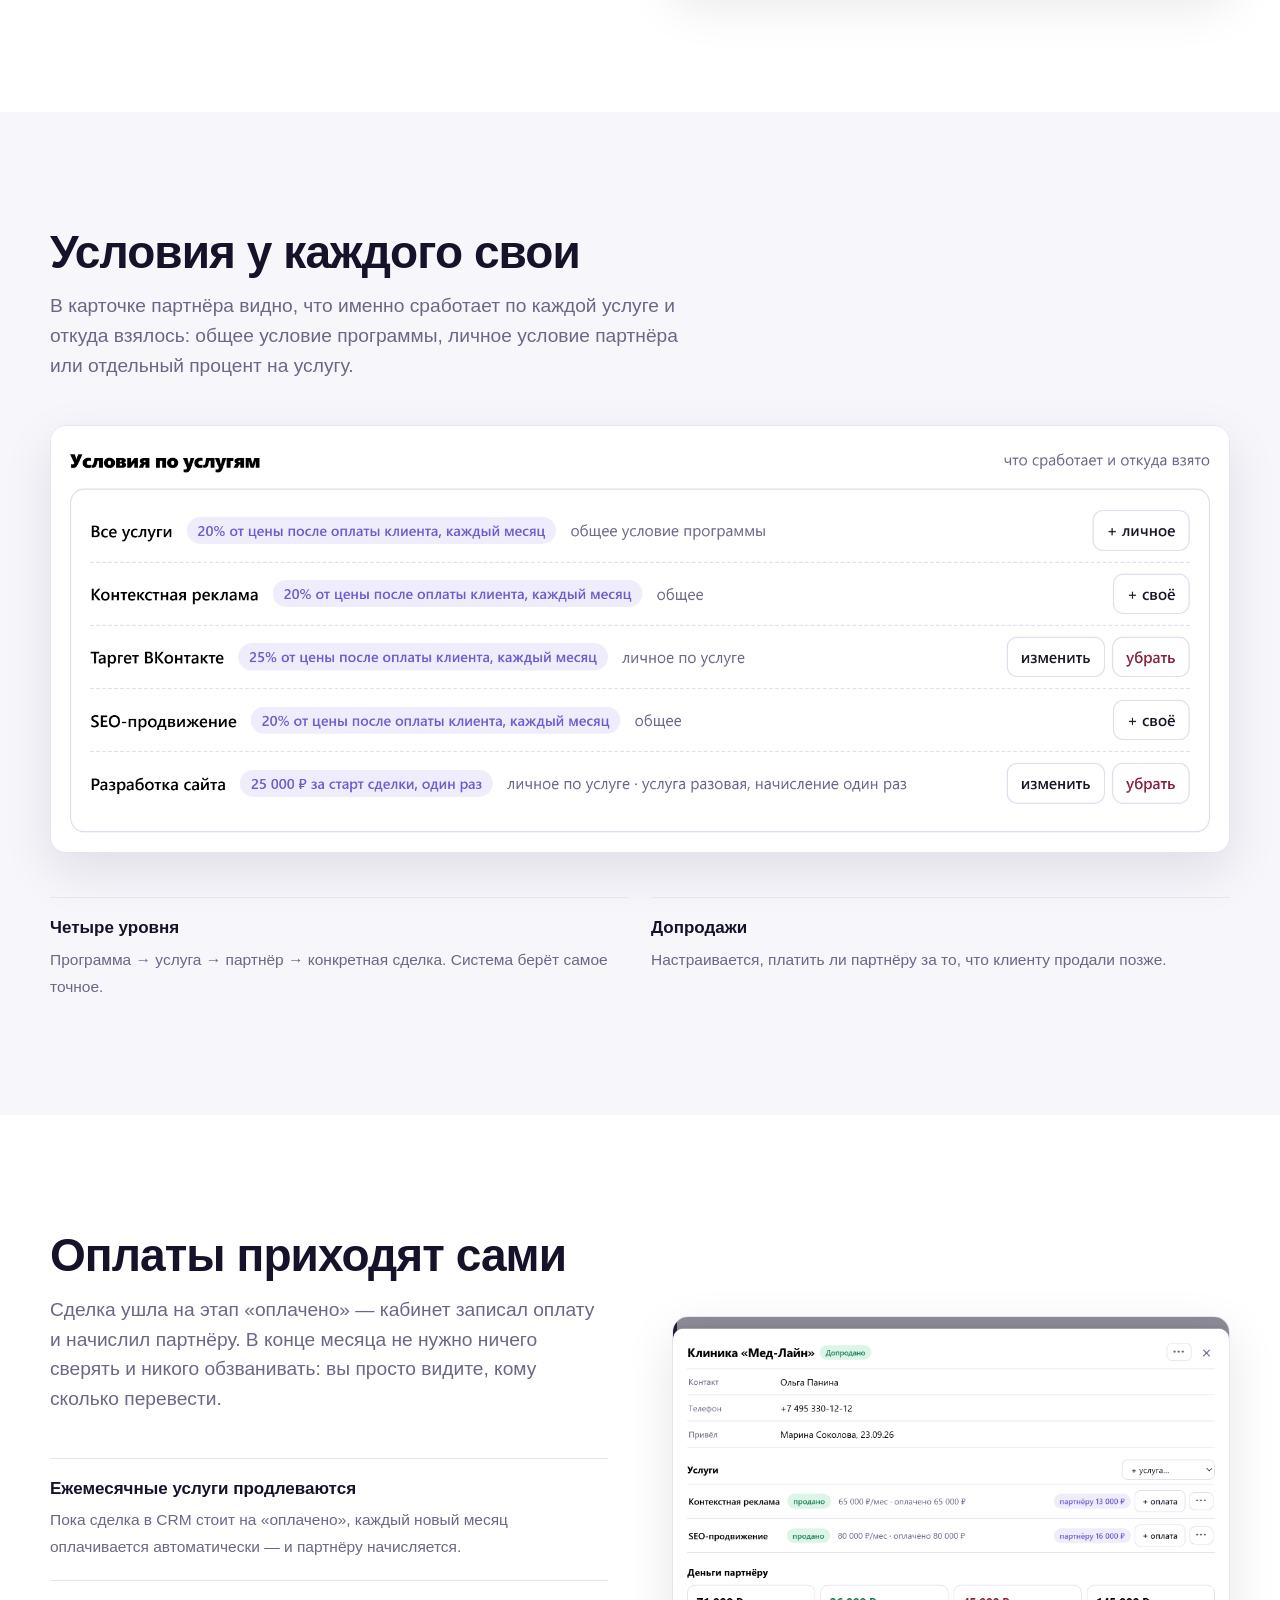
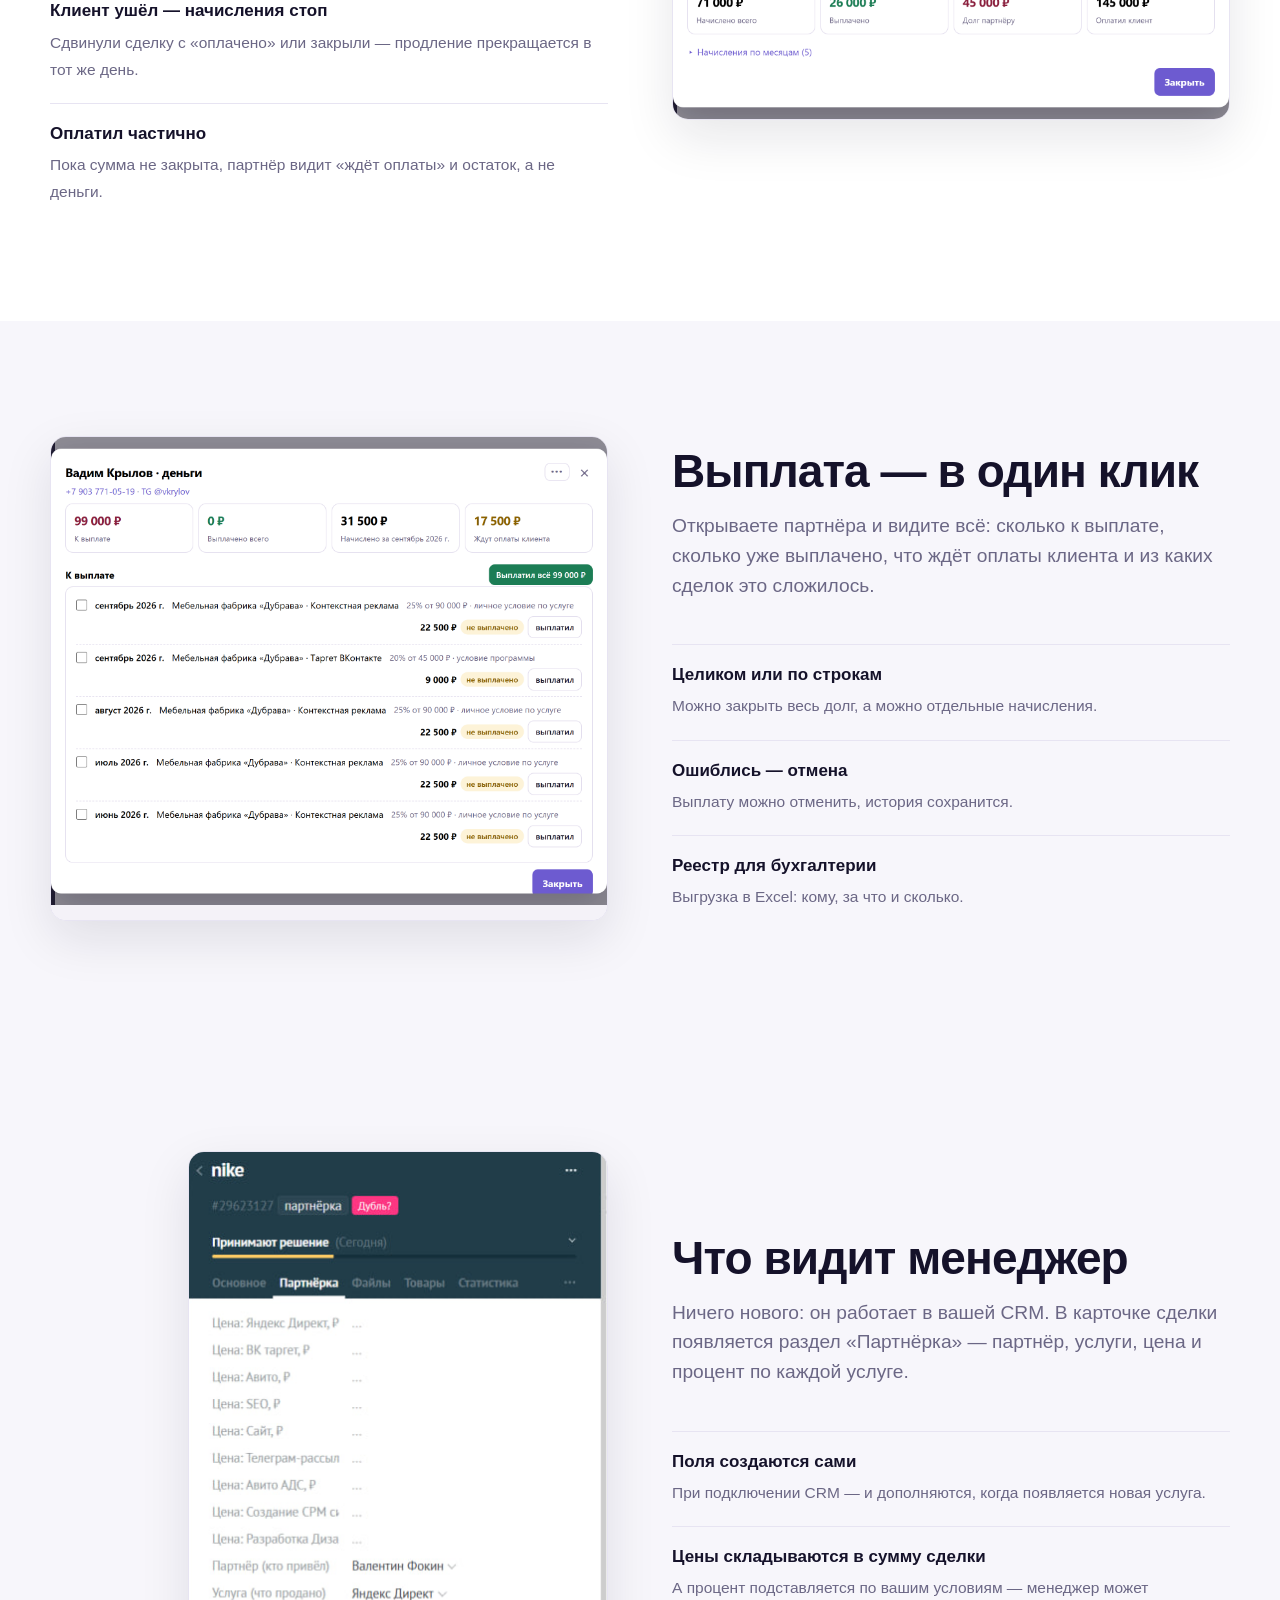
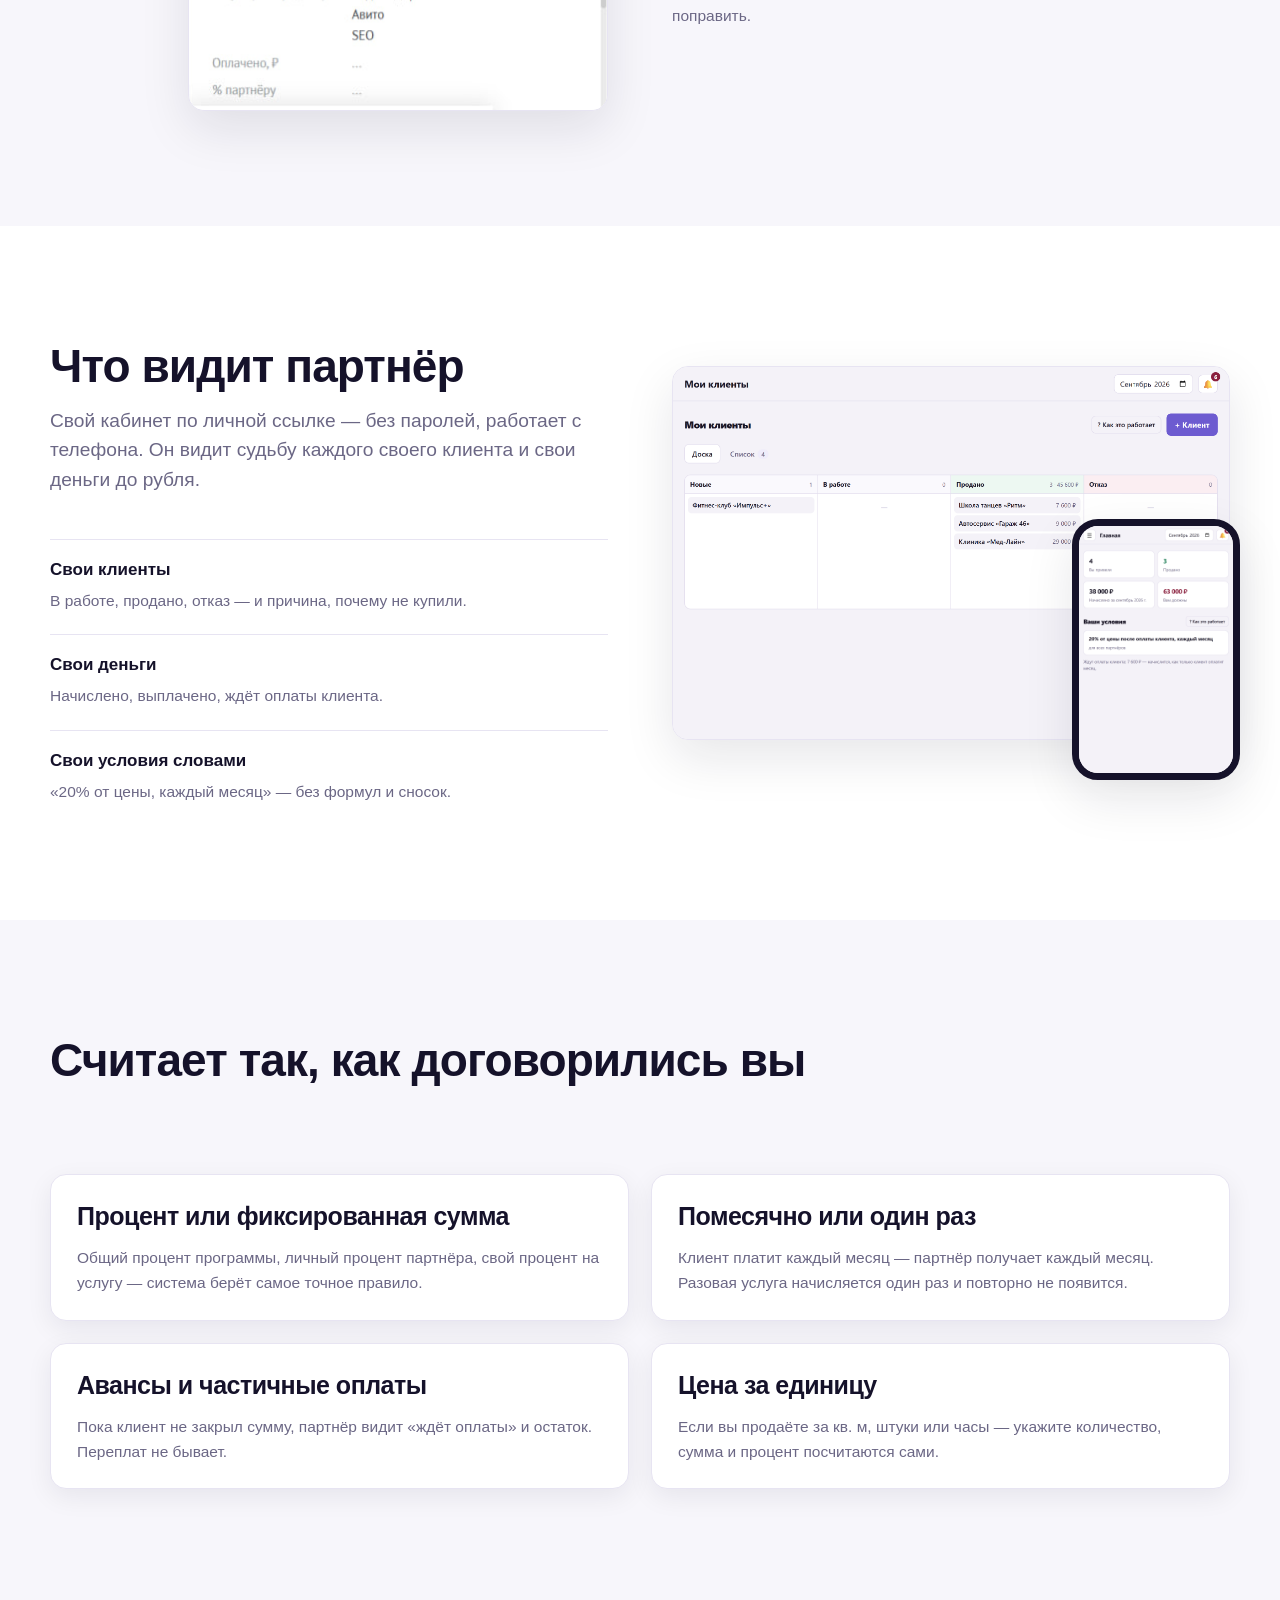
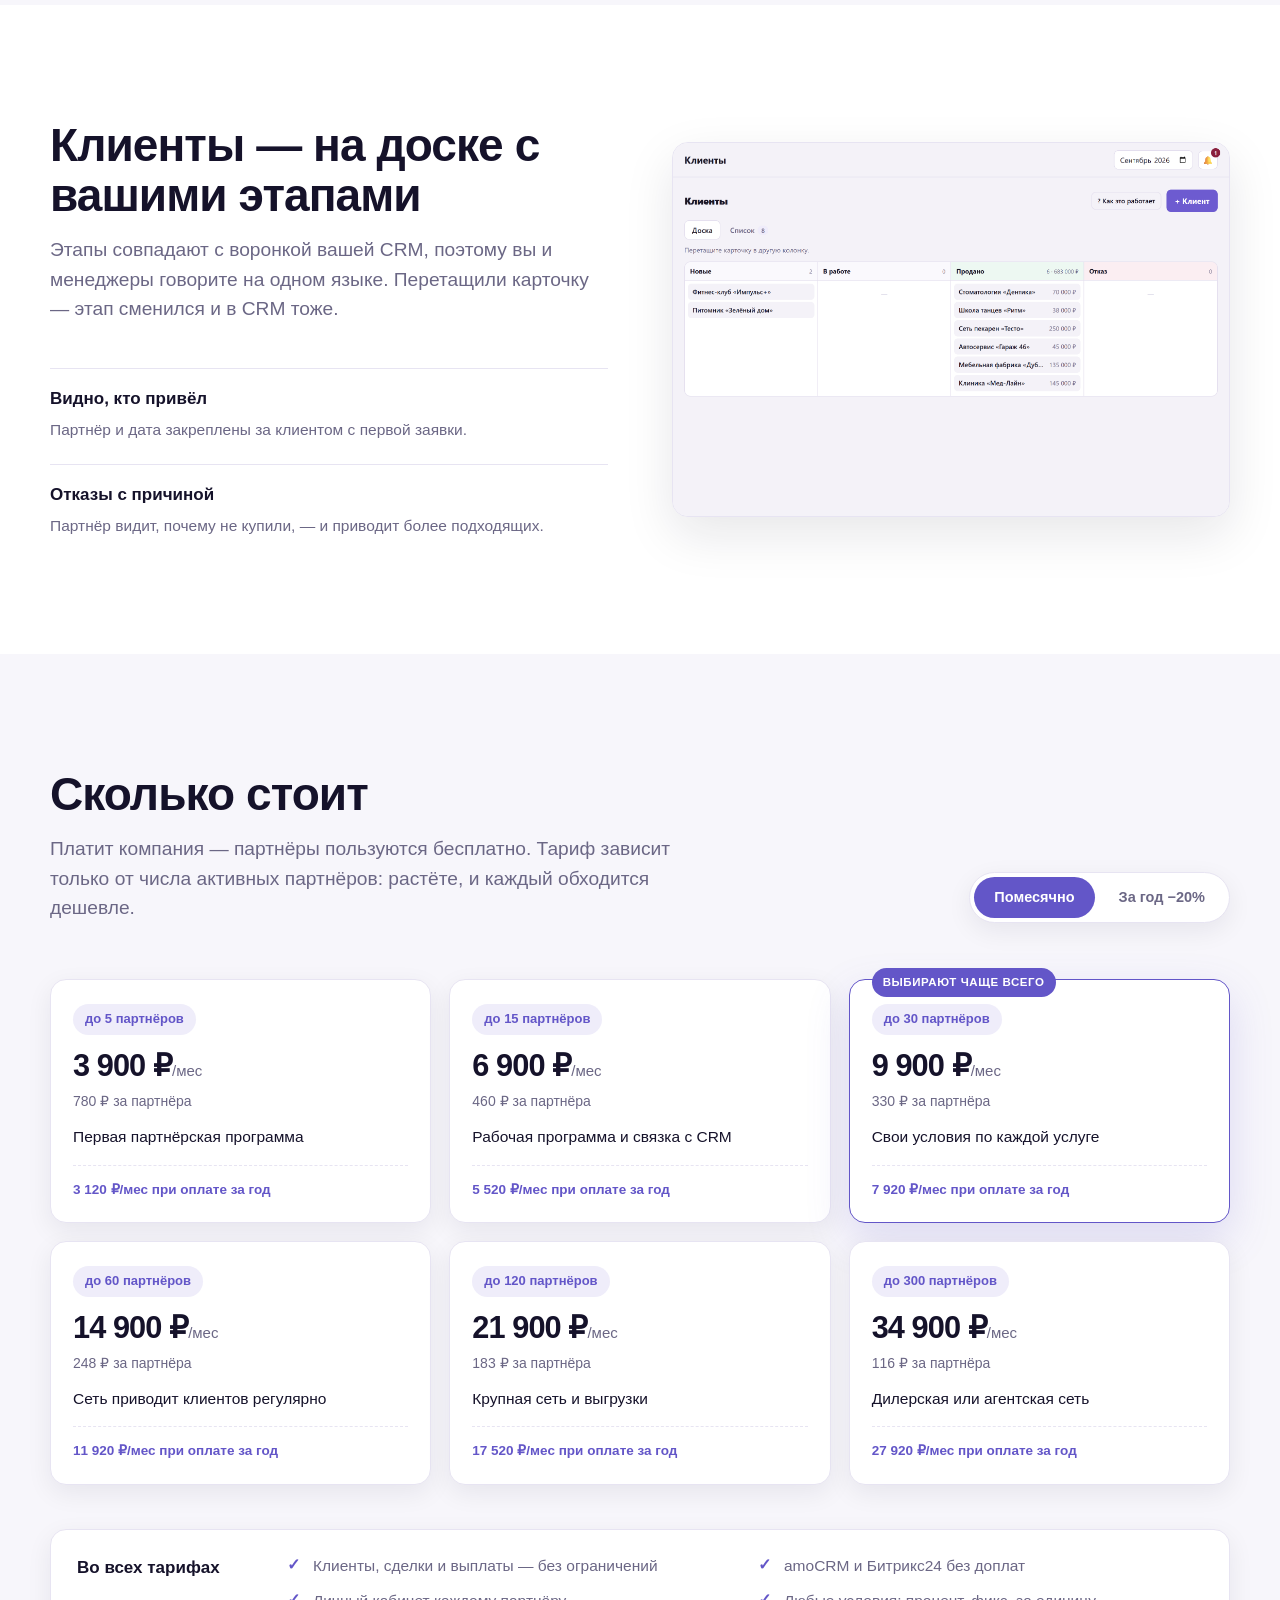
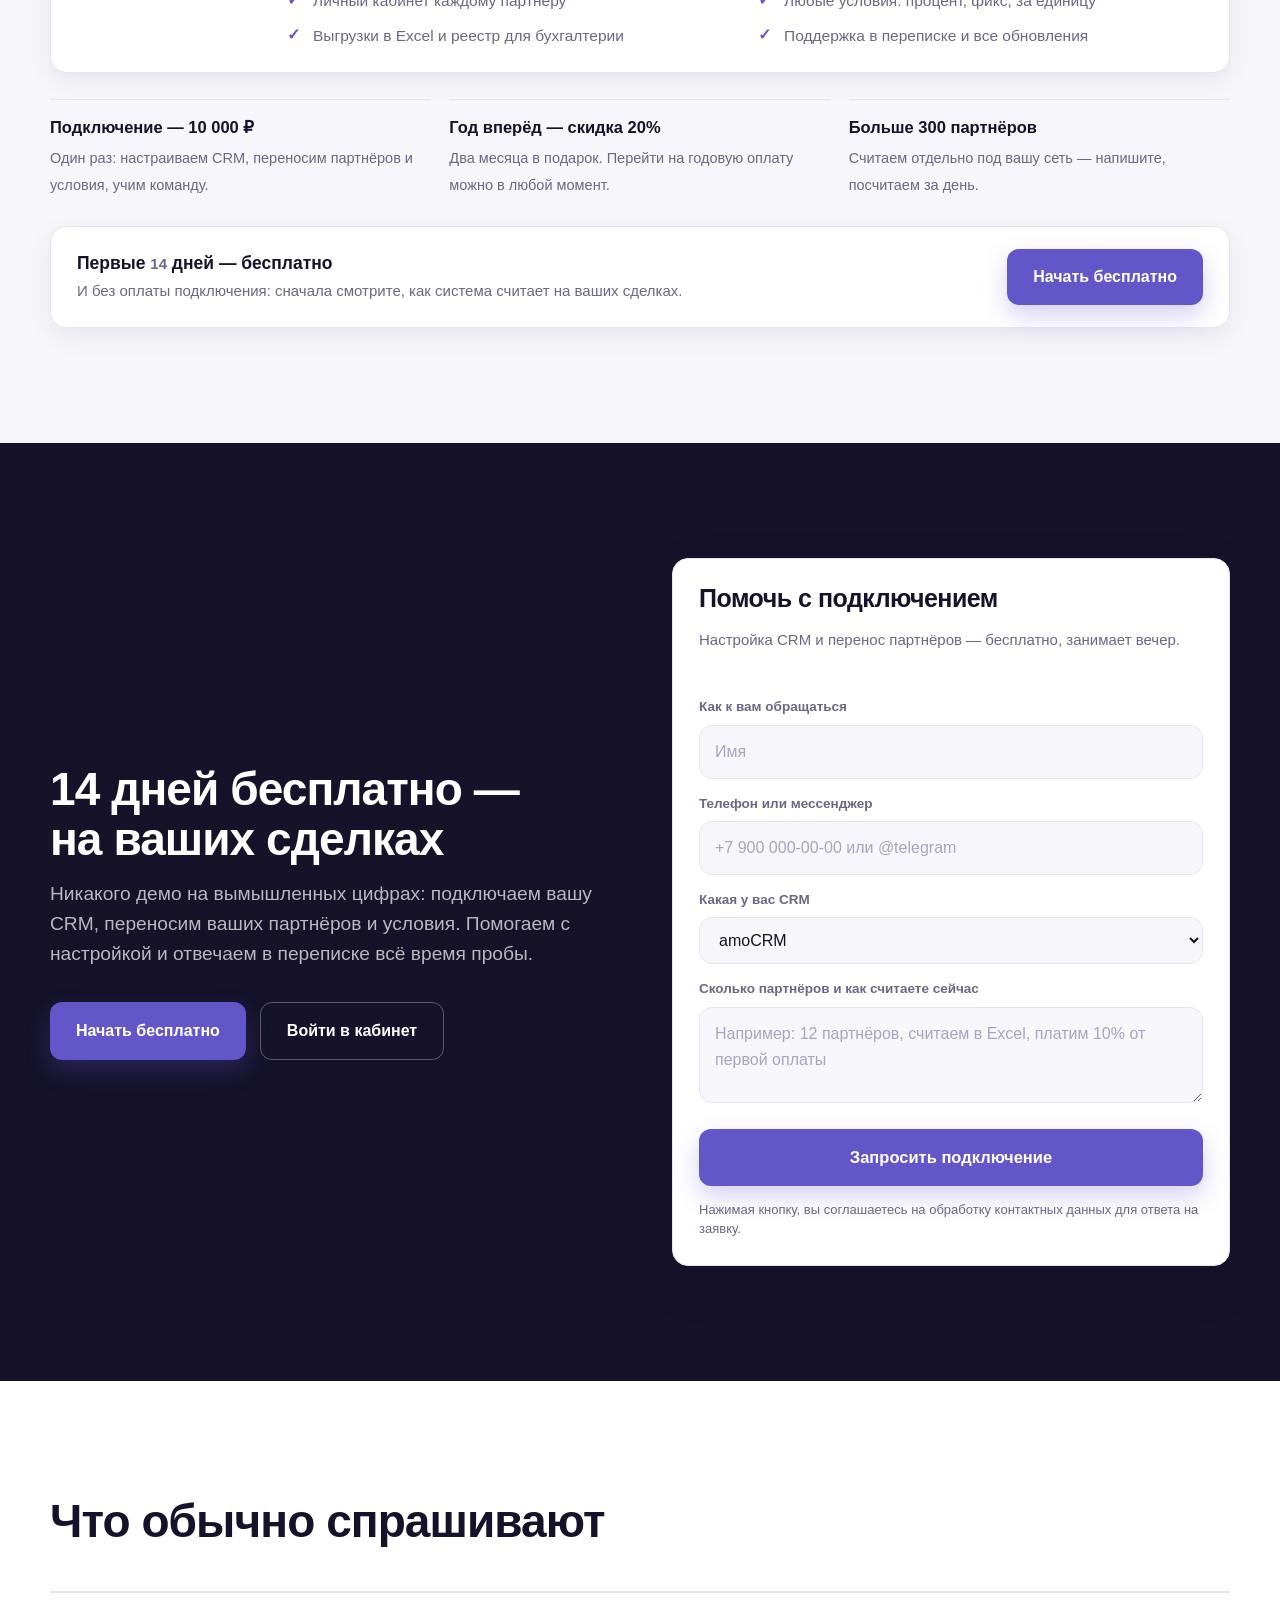
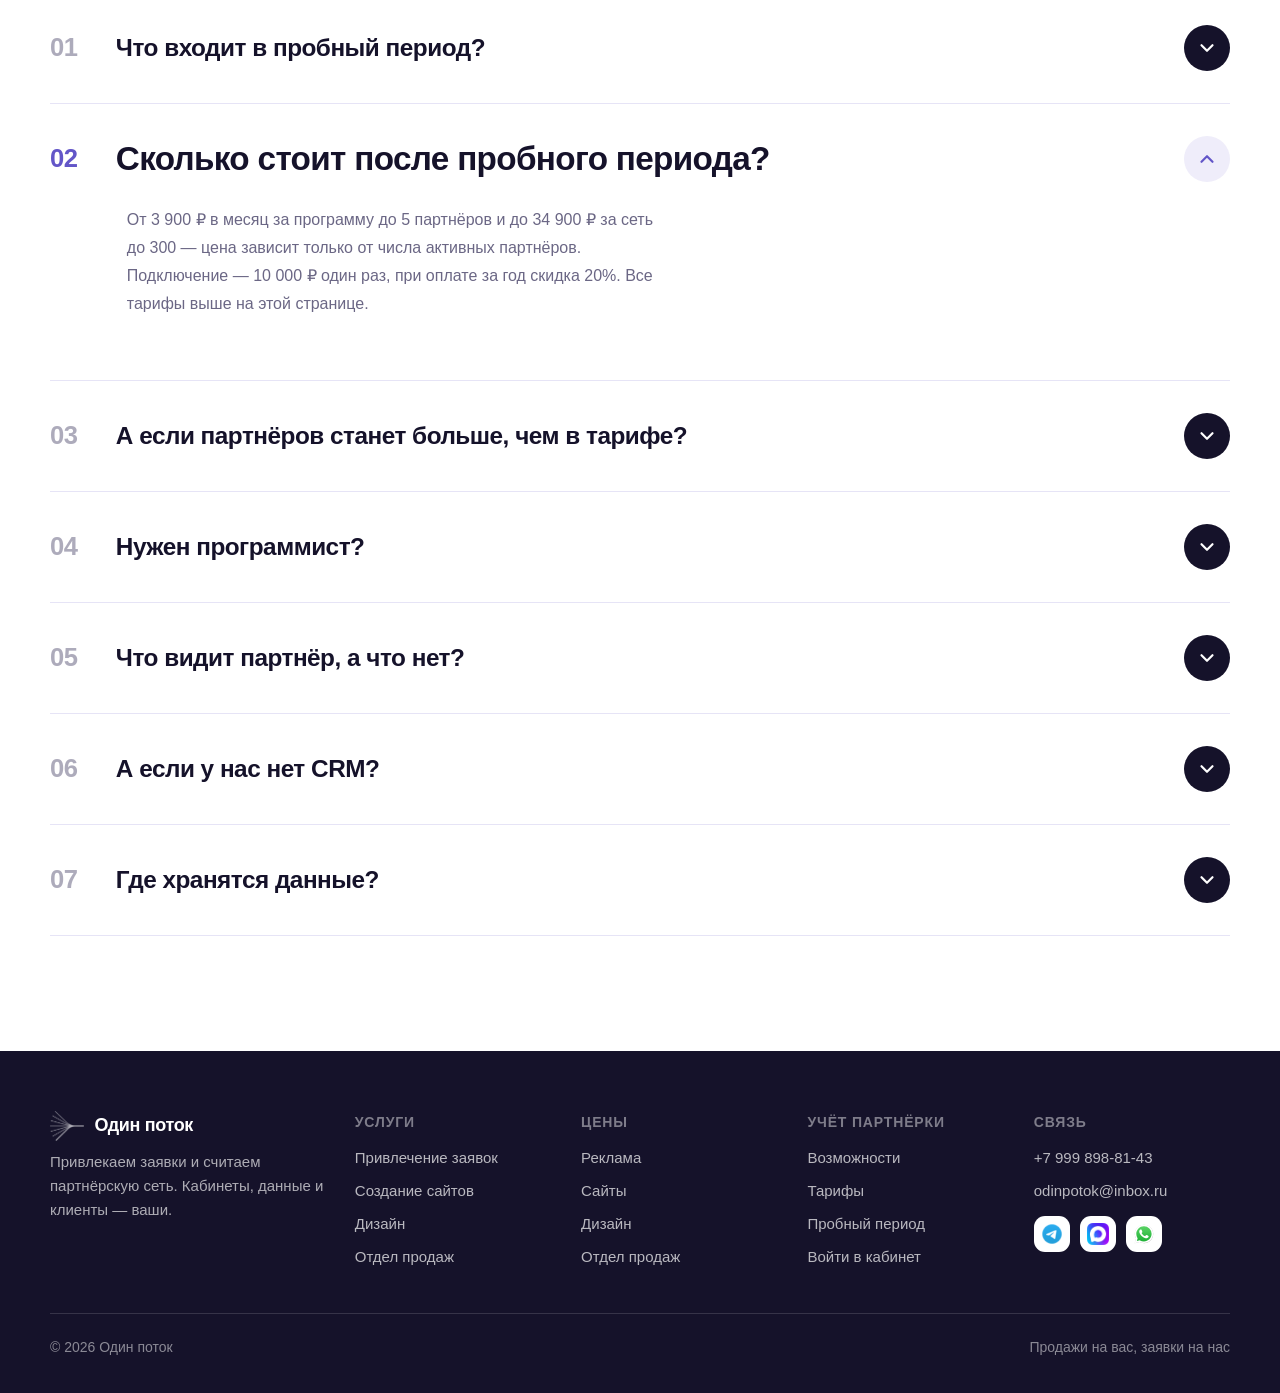
<file: platform.html>
<!doctype html>
<html lang="ru">
<head>
<meta charset="utf-8" />
<meta name="viewport" content="width=device-width, initial-scale=1" />
<title>Учёт партнёрской программы — «Один поток»</title>
<meta name="description" content="Система учёта партнёрской программы: клиент закреплён за партнёром, вознаграждение считается само после оплаты, интеграция с amoCRM и Битрикс24, кабинет партнёра. Пробный период 14 дней." />
<link rel="icon" href="assets/logo-mark.png" />
<link rel="stylesheet" href="styles.css" />
</head>
<body data-page="platform">

<header class="head" id="head"></header>

<main>
<!-- 1. ОБЕЩАНИЕ -->
<section class="hero hero--page" id="start">
  <div class="wrap hero__in hero__in--split">
    <div>
      <h1 class="rise">Вознаграждение партнёрам<br /><span>считается само</span></h1>
      <p class="lead rise">Партнёры приводят вам клиентов. Система запоминает, кто кого привёл, ждёт реальной оплаты
        и считает процент по вашим правилам. Вам остаётся нажать «выплатил».</p>
      <div class="hero__cta rise">
        <a class="btn" href="#trial">Попробовать <span data-trial-days>14</span> дней</a>
        <a class="btn btn--ghost" href="#" data-cabinet>Войти в кабинет</a>
      </div>
      <p class="hero__note rise">Без карты и договора на старте · подключаем вашу CRM в тот же день</p>
    </div>
    <div data-hero-form="Учёт партнёрки"
         data-title="Поможем подключить"
         data-sub="Настроим CRM и перенесём партнёров — бесплатно, это занимает вечер."
         data-pick="amoCRM|Битрикс24|Другая CRM|CRM пока нет"></div>
  </div>
</section>

<!-- ПОЛОСА «ПОТОК» -->
<section class="flowband">
  <div class="wrap">
    <canvas class="stream stream--band" data-flow="ПАРТНЁРЫ|КЛИЕНТЫ|ОПЛАТЫ|₽" data-caps="Каждый на своих условиях|Каждый закреплён за тем, кто привёл|Только реальные, из вашей CRM|Столько к выплате — считается само" aria-hidden="true"></canvas>
    <h2 class="flowband__h rise">От партнёра до выплаты — без таблиц</h2>
    <div class="flowband__stage"></div>
    <p class="flowband__cap" data-flow-cap>&nbsp;</p>
  </div>
</section>

<!-- ВИДЕО -->
<section class="section" id="video">
  <div class="wrap">
    <div class="rise" style="max-width:820px">
      <h2>Посмотрите, как это работает</h2>
      <p class="lead mt-s">Пятьдесят секунд: что требует решения сегодня, как вы отвечаете партнёру
        и что видит он сам. Это запись настоящего кабинета, а не рисованный макет.</p>
    </div>
    <figure class="vid rise">
      <video class="vid__v" controls playsinline preload="none"
             poster="assets/video/prm-01.jpg"
             aria-label="Как работает учёт партнёрской программы «Один поток»">
        <source src="assets/video/prm-01-sound.mp4" type="video/mp4" />
        Ваш браузер не умеет показывать видео — напишите нам, пришлём запись файлом.
      </video>
      <figcaption class="vid__c">Со звуком. Всё важное продублировано подписями на экране.</figcaption>
    </figure>
  </div>
</section>

<!-- 2. ЧТО ЭТО ПРОСТЫМИ СЛОВАМИ -->
<section class="section">
  <div class="wrap split">
    <div class="rise">
      <h2>Если клиентов вам приводят люди</h2>
      <p class="lead mt-s">Смежники, дилеры, бывшие клиенты, прорабы, дизайнеры — все, кому вы платите за рекомендацию.
        Обычно это живёт в таблице и в голове одного человека. Здесь — в системе.</p>
      <p class="lead mt-s">Партнёр видит своих клиентов и свои деньги. Вы видите, кто сколько принёс и кому сколько должны.
        Спорить не о чем: расчёт один и тот же для всех.</p>
    </div>
    <div class="points rise">
      <div class="point"><b>Кто привёл — записано</b><span>Клиент закреплён за партнёром с первой заявки, а не по памяти.</span></div>
      <div class="point"><b>Платим после оплаты</b><span>Начисление появляется, когда клиент действительно заплатил.</span></div>
      <div class="point"><b>Условия — ваши</b><span>Процент или фиксированная сумма, у каждого партнёра свои.</span></div>
    </div>
  </div>
</section>

<!-- 3. ЦИФРЫ -->
<section class="section" style="padding:0 0 clamp(48px,5vw,80px)">
  <div class="wrap">
    <div class="stats rise">
      <div><b>3 минуты</b><span>на закрытие месяца: отметили оплаты — начисления пересчитались</span></div>
      <div><b>Ни одной таблицы</b><span>расчёты, история и выплаты живут в одном месте</span></div>
      <div><b>amoCRM и Битрикс24</b><span>подключение без программиста, в тот же день</span></div>
    </div>
  </div>
</section>

<!-- КОМУ ПОДХОДИТ -->
<section class="section" id="fits">
  <div class="wrap">
    <h2 class="rise">Кому подходит</h2>
    <p class="lead mt-s rise">Ниша не важна — важна схема. Если часть клиентов приходит по рекомендации
      и за это кто-то получает деньги, считать это нужно одинаково: и в стройке, и в клинике, и в агентстве.</p>

    <div class="niches mt-l">
      <div class="niche rise"><span class="niche__tag">процент от сметы</span><b>Стройка, ремонт, отделка</b>
        <p>Прорабы, дизайнеры, замерщики, бригадиры приводят заказчиков. Считается и от суммы, и за квадратные метры.</p></div>
      <div class="niche rise"><span class="niche__tag">за объём</span><b>Производство и поставки</b>
        <p>Дилеры, монтажники, розничные точки. Единица измерения своя: метры, тонны, штуки — цена и вознаграждение идут от неё.</p></div>
      <div class="niche rise"><span class="niche__tag">процент с оплат</span><b>Агентства и студии</b>
        <p>Смежники передают клиентов друг другу: сайты, реклама, SEO, дизайн. Платите, пока клиент платит вам.</p></div>
      <div class="niche rise"><span class="niche__tag">фикс за пациента</span><b>Клиники и медцентры</b>
        <p>Врачи, косметологи и соседние клиники направляют пациентов. Нужна прозрачность: кто направил и что получил.</p></div>
      <div class="niche rise"><span class="niche__tag">разные условия</span><b>Услуги для бизнеса</b>
        <p>Бухгалтерия, юристы, 1С, кадры, логистика. Рекомендации от действующих клиентов и партнёров по рынку.</p></div>
      <div class="niche rise"><span class="niche__tag">за ученика</span><b>Школы и обучение</b>
        <p>Выпускники, преподаватели, блогеры приводят учеников. У каждого свой процент и своя ссылка в кабинет.</p></div>
      <div class="niche rise"><span class="niche__tag">длинная сделка</span><b>Мебель, окна, кухни, оборудование</b>
        <p>Между заявкой и деньгами проходят недели. Партнёр видит, на каком этапе его клиент, и не дёргает вас.</p></div>
      <div class="niche rise"><span class="niche__tag">каждый месяц</span><b>Сервисы и подписки</b>
        <p>Реселлеры и интеграторы получают долю с каждой оплаты клиента, пока он пользуется. Это считается само.</p></div>
    </div>

    <div class="when mt-l">
      <div class="card rise">
        <h3>Пора, если</h3>
        <ul class="ticks mt-s">
          <li>Партнёров больше трёх и условия у них разные</li>
          <li>Расчёт живёт в Excel и в голове одного человека</li>
          <li>Партнёры спрашивают «что с моим клиентом» и «когда деньги»</li>
          <li>Платите с оплат, а не разово, — и легко потерять месяц</li>
        </ul>
      </div>
      <div class="card card--flat rise">
        <h3>Пока можно без нас</h3>
        <ul class="ticks ticks--no mt-s">
          <li>Клиенты приходят только с рекламы, за рекомендации вы не платите</li>
          <li>Партнёр один и приводит пару клиентов в год</li>
          <li>Платите фикс за контакт и дальше судьбу клиента не отслеживаете</li>
        </ul>
      </div>
    </div>
  </div>
</section>

<!-- 4. КАК ЭТО РАБОТАЕТ -->
<section class="section section--paper">
  <div class="wrap">
    <h2 class="rise">Как это работает</h2>
    <p class="lead mt-s rise">Четыре шага, и ни одного лишнего действия для менеджера.</p>
    <div class="path mt-l">
      <div class="path__i rise"><b>Партнёр приводит клиента</b><span>Оставляет заявку в своём кабинете или вы отмечаете его в сделке CRM.</span></div>
      <div class="path__i rise"><b>Менеджер продаёт</b><span>Работает в CRM как обычно. В сделке отмечает услуги и цены.</span></div>
      <div class="path__i rise"><b>Клиент оплачивает</b><span>Сделка уходит на этап «оплачено» — начисление появляется само.</span></div>
      <div class="path__i rise"><b>Вы выплачиваете</b><span>Видите долг по каждому партнёру и закрываете его одной кнопкой.</span></div>
    </div>
  </div>
</section>

<!-- КОНСТРУКТОР УСЛОВИЙ -->
<section class="section" id="rule-sec">
  <div class="wrap">
    <h2 class="rise">Соберите своё условие и посмотрите, что выйдет</h2>
    <p class="lead mt-s rise">«Гибкие правила» звучит одинаково у всех. Поэтому лучше потрогать: выберите схему
      вознаграждения и поставьте свои суммы — увидите, сколько получит партнёр и в каком месяце появится начисление.
      Внутри кабинета это настраивается ровно так же.</p>
    <div class="mt-l rise" id="rulecalc"></div>
    <div class="grid g3 mt-l">
      <div class="card rise"><h3>Клиент оплатил месяц</h3><p class="mt-s">Начисление появилось автоматически — в тот же день, без напоминаний.</p></div>
      <div class="card rise"><h3>Оплатил частично</h3><p class="mt-s">Партнёр видит «ждёт оплаты» и остаток. Начисление придёт, когда сумма закроется.</p></div>
      <div class="card rise"><h3>Перестал платить</h3><p class="mt-s">Сдвинули сделку в CRM с «оплачено» — начисления прекращаются с этого месяца.</p></div>
    </div>
  </div>
</section>

<!-- 5. ТРИ РОЛИ · ВЫ -->
<section class="section">
  <div class="wrap split">
    <div class="rise">
      <h2>Что видите вы</h2>
      <p class="lead mt-s">Главная страница — это список дел, а не отчёт: подтвердить клиентов, решить по услугам, выплатить.
        И четыре цифры, которые важны: клиенты, продано, начислено, долг партнёрам.</p>
      <div class="points mt-l">
        <div class="point"><b>Раздел «Деньги»</b><span>Кому и сколько перевести, история выплат, выгрузка в Excel.</span></div>
        <div class="point"><b>Считать нечего</b><span>Оплаты приходят из CRM сами — таблиц в конце месяца нет.</span></div>
      </div>
    </div>
    <figure class="shot--plain rise" style="margin:0">
      <img src="assets/screen-glavnaya.png" alt="Главная страница кабинета" loading="lazy" />
    </figure>
  </div>
</section>

<!-- УСЛОВИЯ -->
<section class="section section--paper">
  <div class="wrap">
    <h2 class="rise">Условия у каждого свои</h2>
    <p class="lead mt-s rise">В карточке партнёра видно, что именно сработает по каждой услуге и откуда взялось:
      общее условие программы, личное условие партнёра или отдельный процент на услугу.</p>
    <figure class="shot--plain rise mt-l" style="margin:44px 0 0">
      <img src="assets/screen-partner-card.png" alt="Карточка партнёра: условия по каждой услуге" loading="lazy" />
    </figure>
    <div class="grid g2 mt-l">
      <div class="point rise"><b>Четыре уровня</b><span>Программа → услуга → партнёр → конкретная сделка. Система берёт самое точное.</span></div>
      <div class="point rise"><b>Допродажи</b><span>Настраивается, платить ли партнёру за то, что клиенту продали позже.</span></div>
    </div>
  </div>
</section>

<!-- ОПЛАТЫ -->
<section class="section">
  <div class="wrap split">
    <div class="rise">
      <h2>Оплаты приходят сами</h2>
      <p class="lead mt-s">Сделка ушла на этап «оплачено» — кабинет записал оплату и начислил партнёру.
        В конце месяца не нужно ничего сверять и никого обзванивать: вы просто видите, кому сколько перевести.</p>
      <div class="points mt-l">
        <div class="point"><b>Ежемесячные услуги продлеваются</b><span>Пока сделка в CRM стоит на «оплачено», каждый новый месяц оплачивается автоматически — и партнёру начисляется.</span></div>
        <div class="point"><b>Клиент ушёл — начисления стоп</b><span>Сдвинули сделку с «оплачено» или закрыли — продление прекращается в тот же день.</span></div>
        <div class="point"><b>Оплатил частично</b><span>Пока сумма не закрыта, партнёр видит «ждёт оплаты» и остаток, а не деньги.</span></div>
      </div>
    </div>
    <figure class="shot--plain rise" style="margin:0">
      <img src="assets/screen-klient.png" alt="Карточка клиента: оплаты по услугам и деньги партнёра" loading="lazy" />
    </figure>
  </div>
</section>

<!-- ВЫПЛАТЫ -->
<section class="section section--paper">
  <div class="wrap split split--flip">
    <div class="rise">
      <h2>Выплата — в один клик</h2>
      <p class="lead mt-s">Открываете партнёра и видите всё: сколько к выплате, сколько уже выплачено,
        что ждёт оплаты клиента и из каких сделок это сложилось.</p>
      <div class="points mt-l">
        <div class="point"><b>Целиком или по строкам</b><span>Можно закрыть весь долг, а можно отдельные начисления.</span></div>
        <div class="point"><b>Ошиблись — отмена</b><span>Выплату можно отменить, история сохранится.</span></div>
        <div class="point"><b>Реестр для бухгалтерии</b><span>Выгрузка в Excel: кому, за что и сколько.</span></div>
      </div>
    </div>
    <figure class="shot--plain rise" style="margin:0">
      <img src="assets/screen-partner-money.png" alt="Деньги партнёра: начисления и выплаты" loading="lazy" />
    </figure>
  </div>
</section>

<!-- 6. ТРИ РОЛИ · МЕНЕДЖЕР -->
<section class="section section--paper">
  <div class="wrap split split--flip">
    <div class="rise">
      <h2>Что видит менеджер</h2>
      <p class="lead mt-s">Ничего нового: он работает в вашей CRM. В карточке сделки появляется раздел «Партнёрка» —
        партнёр, услуги, цена и процент по каждой услуге.</p>
      <div class="points mt-l">
        <div class="point"><b>Поля создаются сами</b><span>При подключении CRM — и дополняются, когда появляется новая услуга.</span></div>
        <div class="point"><b>Цены складываются в сумму сделки</b><span>А процент подставляется по вашим условиям — менеджер может поправить.</span></div>
      </div>
    </div>
    <figure class="shot--plain shot--narrow rise" style="margin:0">
      <img src="assets/screen-amo.png" alt="Раздел «Партнёрка» в карточке сделки CRM" loading="lazy" />
    </figure>
  </div>
</section>

<!-- 7. ТРИ РОЛИ · ПАРТНЁР -->
<section class="section">
  <div class="wrap split">
    <div class="rise">
      <h2>Что видит партнёр</h2>
      <p class="lead mt-s">Свой кабинет по личной ссылке — без паролей, работает с телефона.
        Он видит судьбу каждого своего клиента и свои деньги до рубля.</p>
      <div class="points mt-l">
        <div class="point"><b>Свои клиенты</b><span>В работе, продано, отказ — и причина, почему не купили.</span></div>
        <div class="point"><b>Свои деньги</b><span>Начислено, выплачено, ждёт оплаты клиента.</span></div>
        <div class="point"><b>Свои условия словами</b><span>«20% от цены, каждый месяц» — без формул и сносок.</span></div>
      </div>
    </div>
    <div class="rise pair">
      <figure class="shot--plain" style="margin:0">
        <img src="assets/screen-partner-web.png" alt="Кабинет партнёра на компьютере" loading="lazy" />
      </figure>
      <div class="phone pair__phone"><img src="assets/screen-telefon.png" alt="Кабинет партнёра на телефоне" loading="lazy" /></div>
    </div>
  </div>
</section>

<!-- 8. ЧТО СИСТЕМА УМЕЕТ СЧИТАТЬ -->
<section class="section section--paper">
  <div class="wrap">
    <h2 class="rise">Считает так, как договорились вы</h2>
    <p class="lead mt-s rise">Условия можно задать хоть для всей программы, хоть для одной сделки.</p>
    <div class="grid g2 mt-l">
      <div class="card rise"><h3>Процент или фиксированная сумма</h3><p class="mt-s">Общий процент программы, личный процент партнёра, свой процент на услугу — система берёт самое точное правило.</p></div>
      <div class="card rise"><h3>Помесячно или один раз</h3><p class="mt-s">Клиент платит каждый месяц — партнёр получает каждый месяц. Разовая услуга начисляется один раз и повторно не появится.</p></div>
      <div class="card rise"><h3>Авансы и частичные оплаты</h3><p class="mt-s">Пока клиент не закрыл сумму, партнёр видит «ждёт оплаты» и остаток. Переплат не бывает.</p></div>
      <div class="card rise"><h3>Цена за единицу</h3><p class="mt-s">Если вы продаёте за кв. м, штуки или часы — укажите количество, сумма и процент посчитаются сами.</p></div>
    </div>
  </div>
</section>

<!-- КЛИЕНТЫ -->
<section class="section">
  <div class="wrap split">
    <div class="rise">
      <h2>Клиенты — на доске с вашими этапами</h2>
      <p class="lead mt-s">Этапы совпадают с воронкой вашей CRM, поэтому вы и менеджеры говорите на одном языке.
        Перетащили карточку — этап сменился и в CRM тоже.</p>
      <div class="points mt-l">
        <div class="point"><b>Видно, кто привёл</b><span>Партнёр и дата закреплены за клиентом с первой заявки.</span></div>
        <div class="point"><b>Отказы с причиной</b><span>Партнёр видит, почему не купили, — и приводит более подходящих.</span></div>
      </div>
    </div>
    <figure class="shot--plain rise" style="margin:0">
      <img src="assets/screen-doska.png" alt="Доска клиентов с этапами CRM" loading="lazy" />
    </figure>
  </div>
</section>

<!-- ТАРИФЫ -->
<section class="section section--paper" id="prices">
  <div class="wrap">
    <div class="price-top rise">
      <div>
        <h2>Сколько стоит</h2>
        <p class="lead mt-s">Платит компания — партнёры пользуются бесплатно. Тариф зависит только от числа
          активных партнёров: растёте, и каждый обходится дешевле.</p>
      </div>
      <div class="switch">
        <button type="button" data-period="month" aria-pressed="true" onclick="setPeriod(false)">Помесячно</button>
        <button type="button" data-period="year" aria-pressed="false" onclick="setPeriod(true)">За год −20%</button>
      </div>
    </div>

    <div class="plans mt-l rise" id="plans"></div>

    <div class="incl mt-l rise">
      <b class="incl__t">Во всех тарифах</b>
      <ul class="incl__list">
        <li>Клиенты, сделки и выплаты — без ограничений</li>
        <li>amoCRM и Битрикс24 без доплат</li>
        <li>Личный кабинет каждому партнёру</li>
        <li>Любые условия: процент, фикс, за единицу</li>
        <li>Выгрузки в Excel и реестр для бухгалтерии</li>
        <li>Поддержка в переписке и все обновления</li>
      </ul>
    </div>

    <div class="price-note rise">
      <div><b>Подключение — 10 000 ₽</b><span>Один раз: настраиваем CRM, переносим партнёров и условия, учим команду.</span></div>
      <div><b>Год вперёд — скидка 20%</b><span>Два месяца в подарок. Перейти на годовую оплату можно в любой момент.</span></div>
      <div><b>Больше 300 партнёров</b><span>Считаем отдельно под вашу сеть — напишите, посчитаем за день.</span></div>
    </div>

    <div class="price-cta rise">
      <div>
        <b>Первые <span data-trial-days>14</span> дней — бесплатно</b>
        <span>И без оплаты подключения: сначала смотрите, как система считает на ваших сделках.</span>
      </div>
      <a class="btn" href="#" data-cabinet>Начать бесплатно</a>
    </div>
  </div>
</section>

<!-- 9. ПРОБНЫЙ ПЕРИОД -->
<section class="section section--ink" id="trial">
  <div class="wrap split">
    <div class="rise">
      <h2><span data-trial-days>14</span> дней бесплатно —<br />на ваших сделках</h2>
      <p class="lead mt-s">Никакого демо на вымышленных цифрах: подключаем вашу CRM, переносим ваших партнёров и условия.
        Помогаем с настройкой и отвечаем в переписке всё время пробы.</p>
      <div class="hero__cta" style="justify-content:flex-start">
        <a class="btn" href="#" data-cabinet>Начать бесплатно</a>
        <a class="btn btn--ghost" href="#" data-cabinet>Войти в кабинет</a>
      </div>
    </div>

    <form class="formcard formcard--light rise" data-lead="Пробный период платформы" novalidate>
      <h3>Помочь с подключением</h3>
      <p class="dim mt-s" style="font-size:15px">Настройка CRM и перенос партнёров — бесплатно, занимает вечер.</p>
      <div class="form mt-m">
        <div class="f"><label for="n2">Как к вам обращаться</label><input id="n2" name="name" placeholder="Имя" autocomplete="name" required /></div>
        <div class="f"><label for="c2">Телефон или мессенджер</label><input id="c2" name="contact" placeholder="+7 900 000-00-00 или @telegram" required /></div>
        <div class="f"><label for="t2">Какая у вас CRM</label>
          <select id="t2" name="topic">
            <option>amoCRM</option>
            <option>Битрикс24</option>
            <option>Другая или нет CRM</option>
          </select>
        </div>
        <div class="f"><label for="m2">Сколько партнёров и как считаете сейчас</label><textarea id="m2" name="msg" placeholder="Например: 12 партнёров, считаем в Excel, платим 10% от первой оплаты"></textarea></div>
        <button class="btn btn--wide" type="submit">Запросить подключение</button>
        <div class="form__ok">Готово — открылся мессенджер с вашей заявкой. Если он не открылся, напишите нам напрямую: контакты в подвале.</div>
        <p class="form__note">Нажимая кнопку, вы соглашаетесь на обработку контактных данных для ответа на заявку.</p>
      </div>
    </form>
  </div>
</section>

<!-- 10. ВОПРОСЫ -->
<section class="section" id="faq">
  <div class="wrap">
    <h2 class="rise">Что обычно спрашивают</h2>
    <div class="faq mt-l rise">
      <details><summary>Что входит в пробный период?</summary><p><span data-trial-days>14</span> дней полного доступа: подключение CRM, перенос партнёров и условий, кабинеты партнёров, расчёты и выплаты. Помогаем настроить и отвечаем в переписке всё время пробы.</p></details>
      <details><summary>Сколько стоит после пробного периода?</summary><p>От 3 900 ₽ в месяц за программу до 5 партнёров и до 34 900 ₽ за сеть до 300 — цена зависит только от числа активных партнёров. Подключение — 10 000 ₽ один раз, при оплате за год скидка 20%. Все тарифы выше на этой странице.</p></details>
      <details><summary>А если партнёров станет больше, чем в тарифе?</summary><p>Просто переходите на следующую ступень — доплачиваете разницу за оставшиеся дни. Ничего переносить и перенастраивать не нужно.</p></details>
      <details><summary>Нужен программист?</summary><p>Нет. Подключение — это вставить ключ доступа из вашей CRM и нажать «Настроить»: поля в карточке сделки и уведомления система создаёт сама.</p></details>
      <details><summary>Что видит партнёр, а что нет?</summary><p>Видит только своих клиентов, их статусы и свои деньги. Ваши внутренние суммы, других партнёров и чужих клиентов — нет.</p></details>
      <details><summary>А если у нас нет CRM?</summary><p>Работает и без неё: клиентов, этапы и оплаты можно вести прямо в кабинете — доска и карточки клиентов там есть.</p></details>
      <details><summary>Где хранятся данные?</summary><p>В вашей копии системы. Делаем резервные копии, при переезде отдаём выгрузку — данные ваши.</p></details>
    </div>
  </div>
</section>
</main>

<footer class="foot" id="foot"></footer>
<script src="app.js"></script>
<script src="stream.js"></script>
<script src="widgets.js"></script>
</body>
</html>
</file>
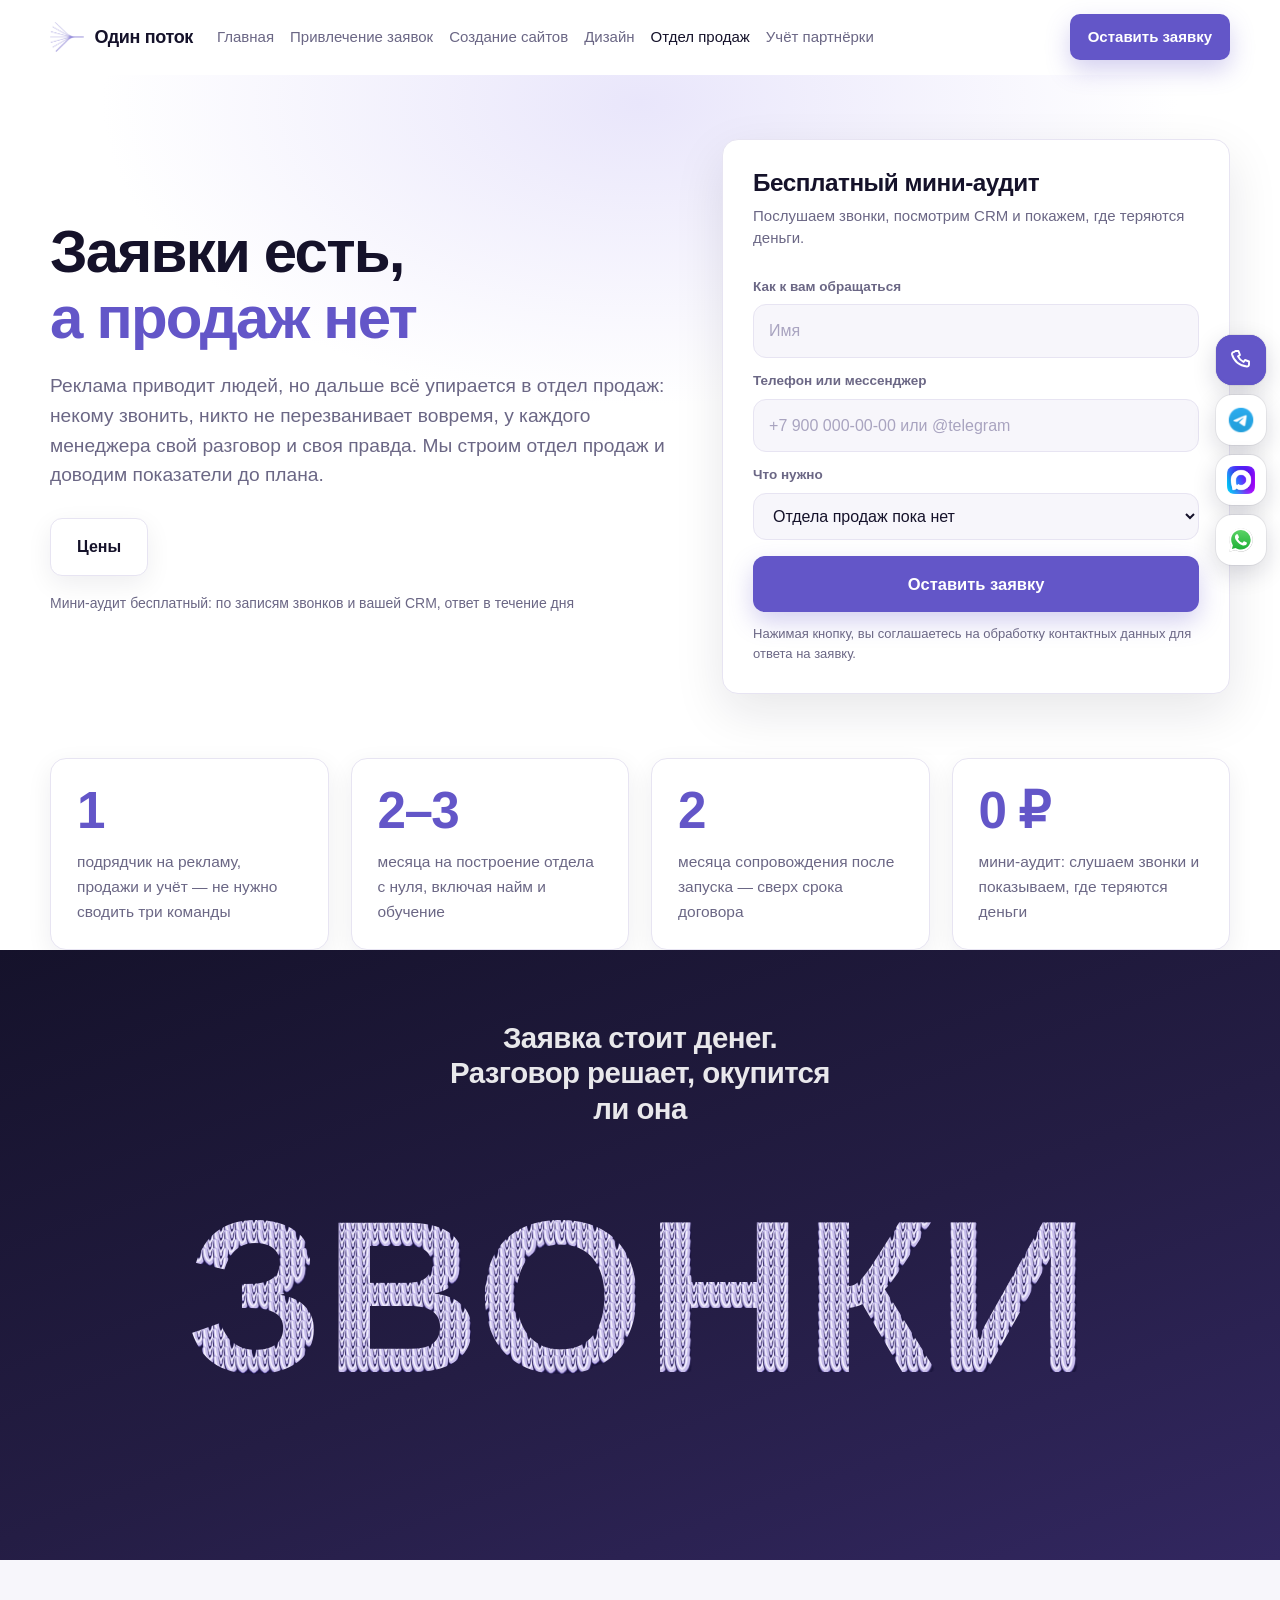
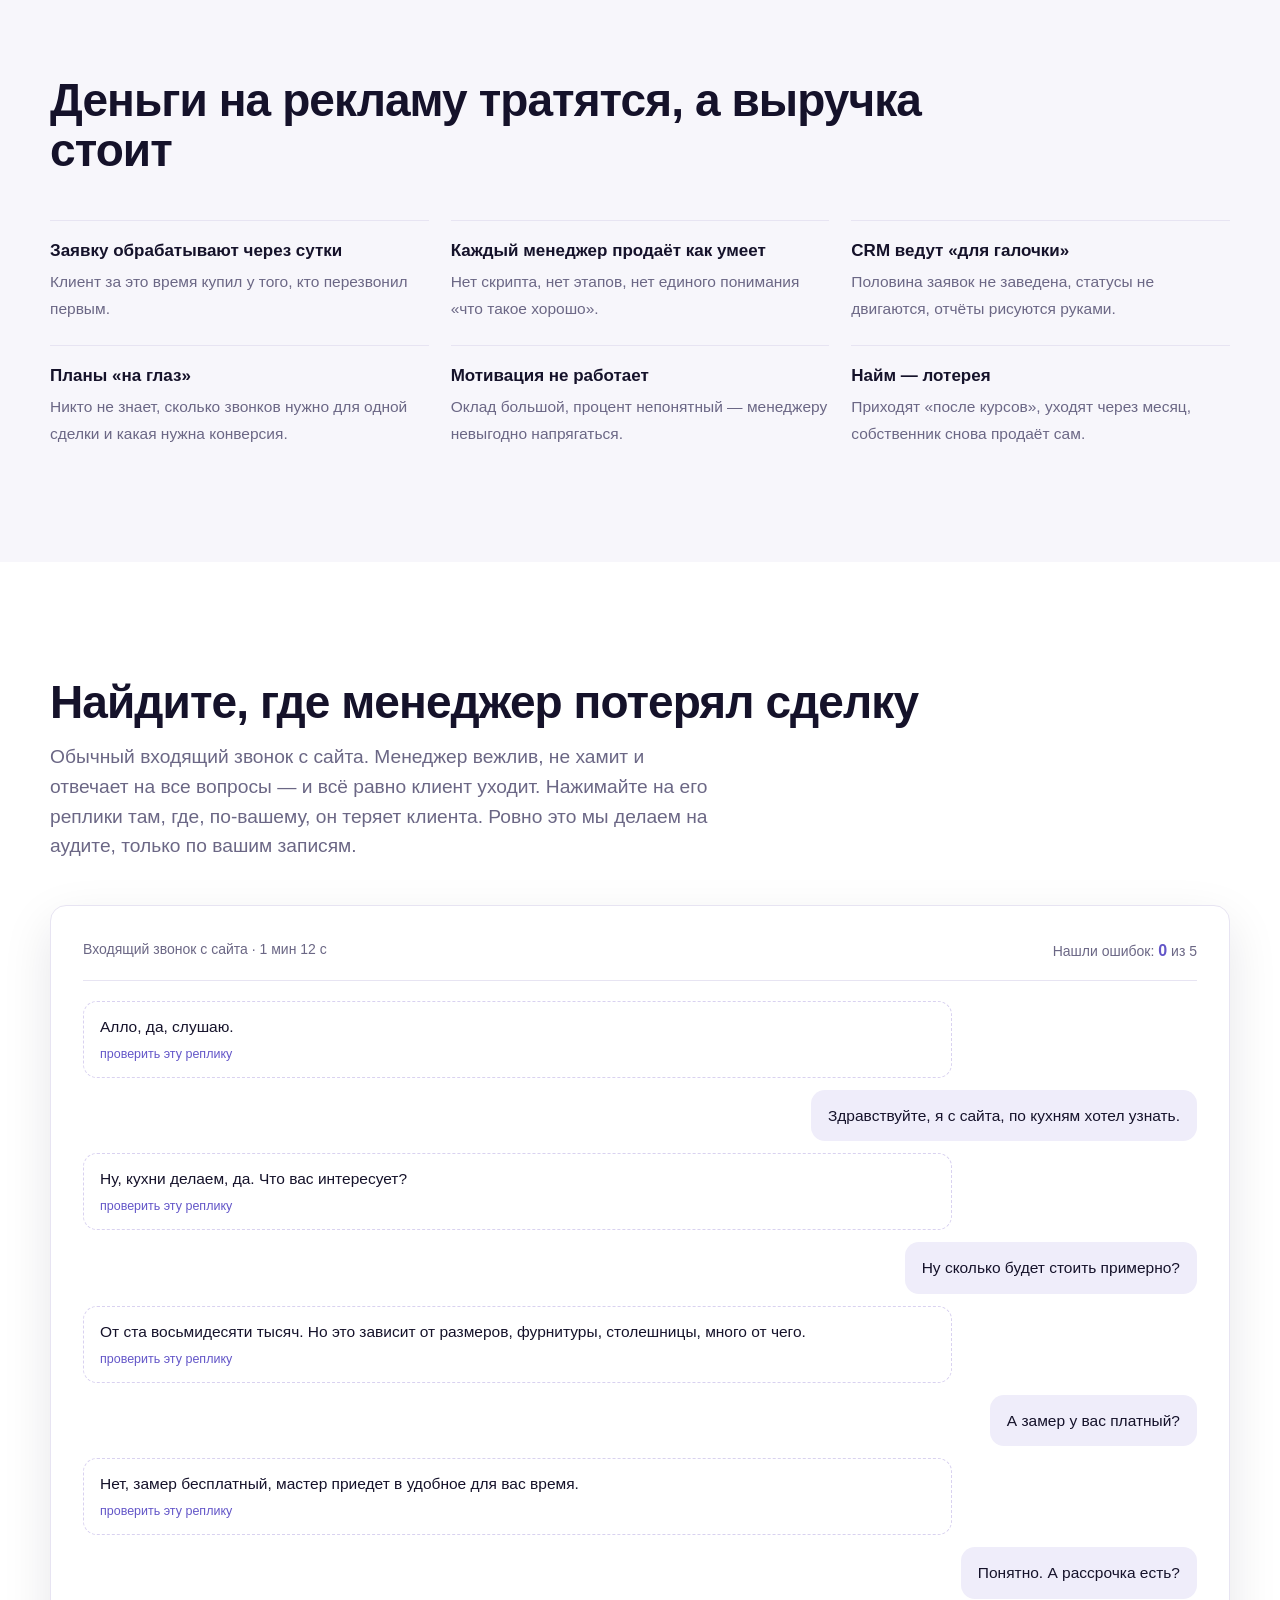
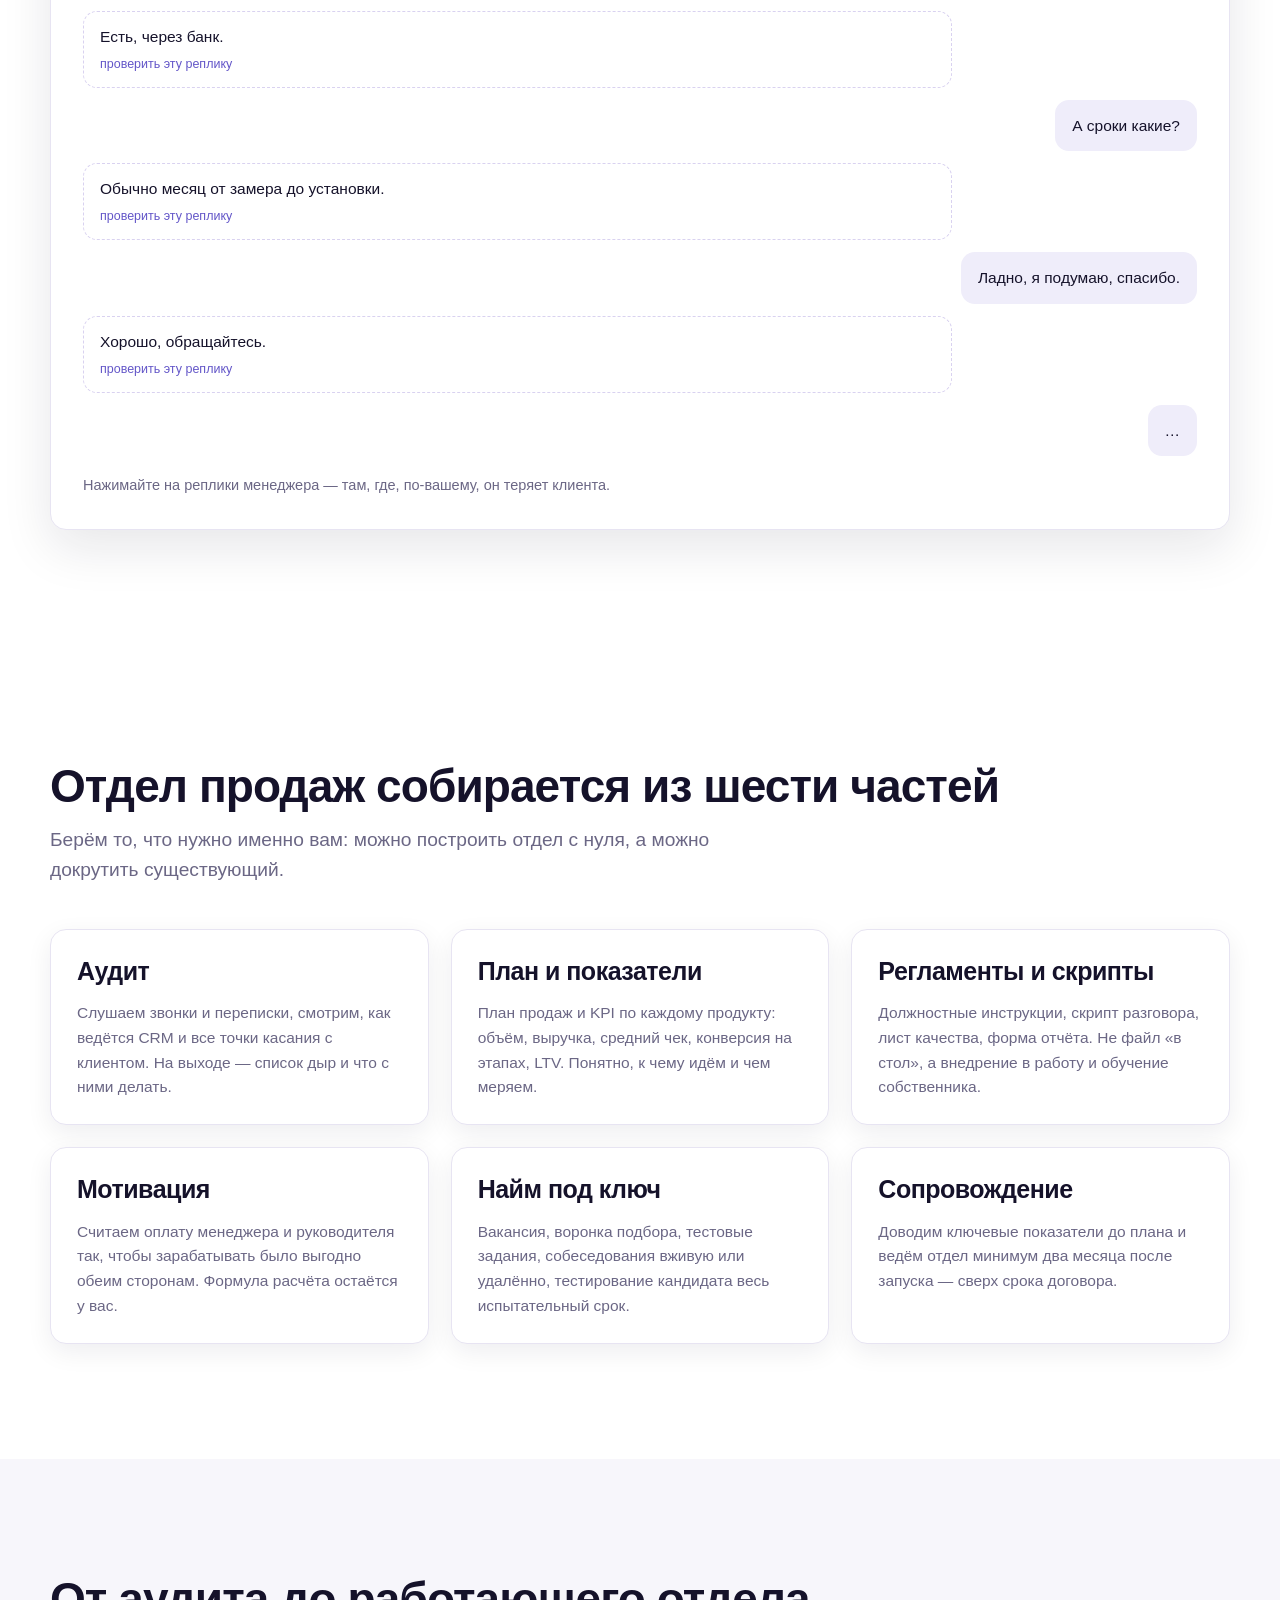
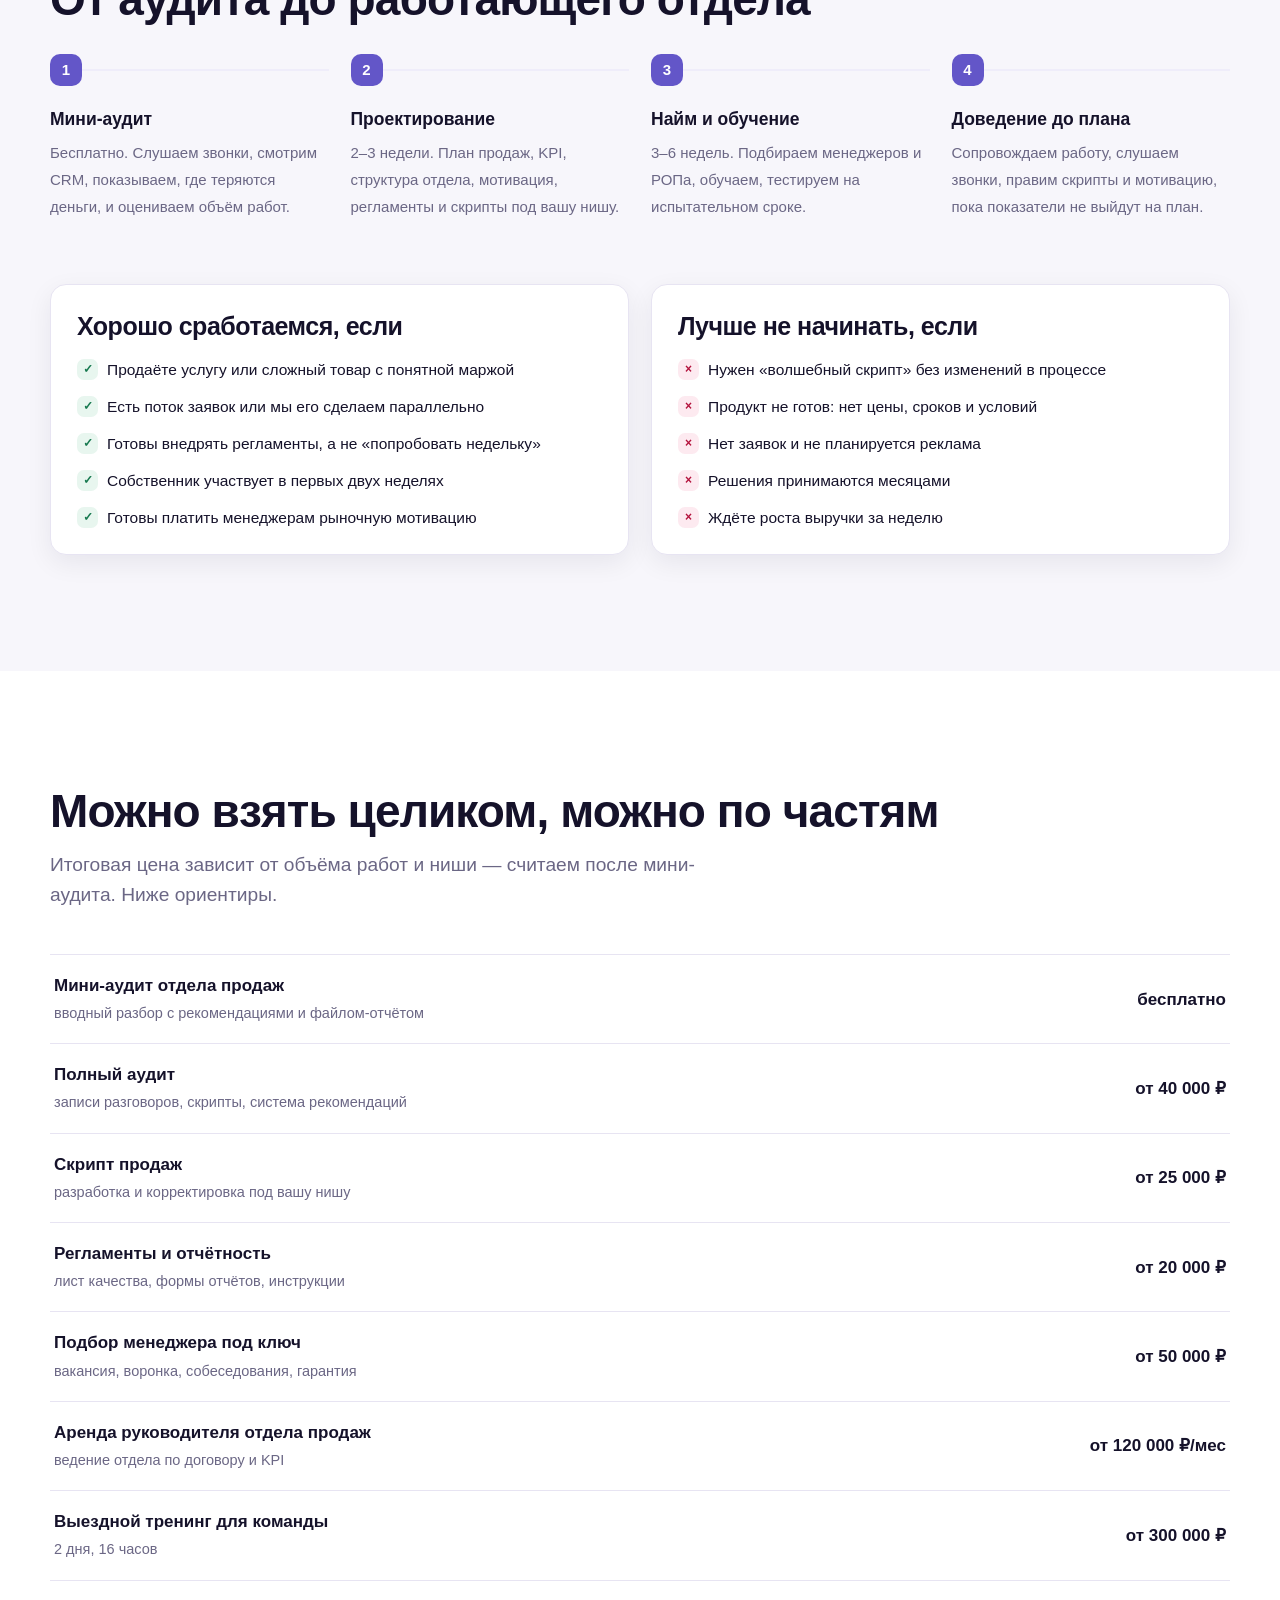
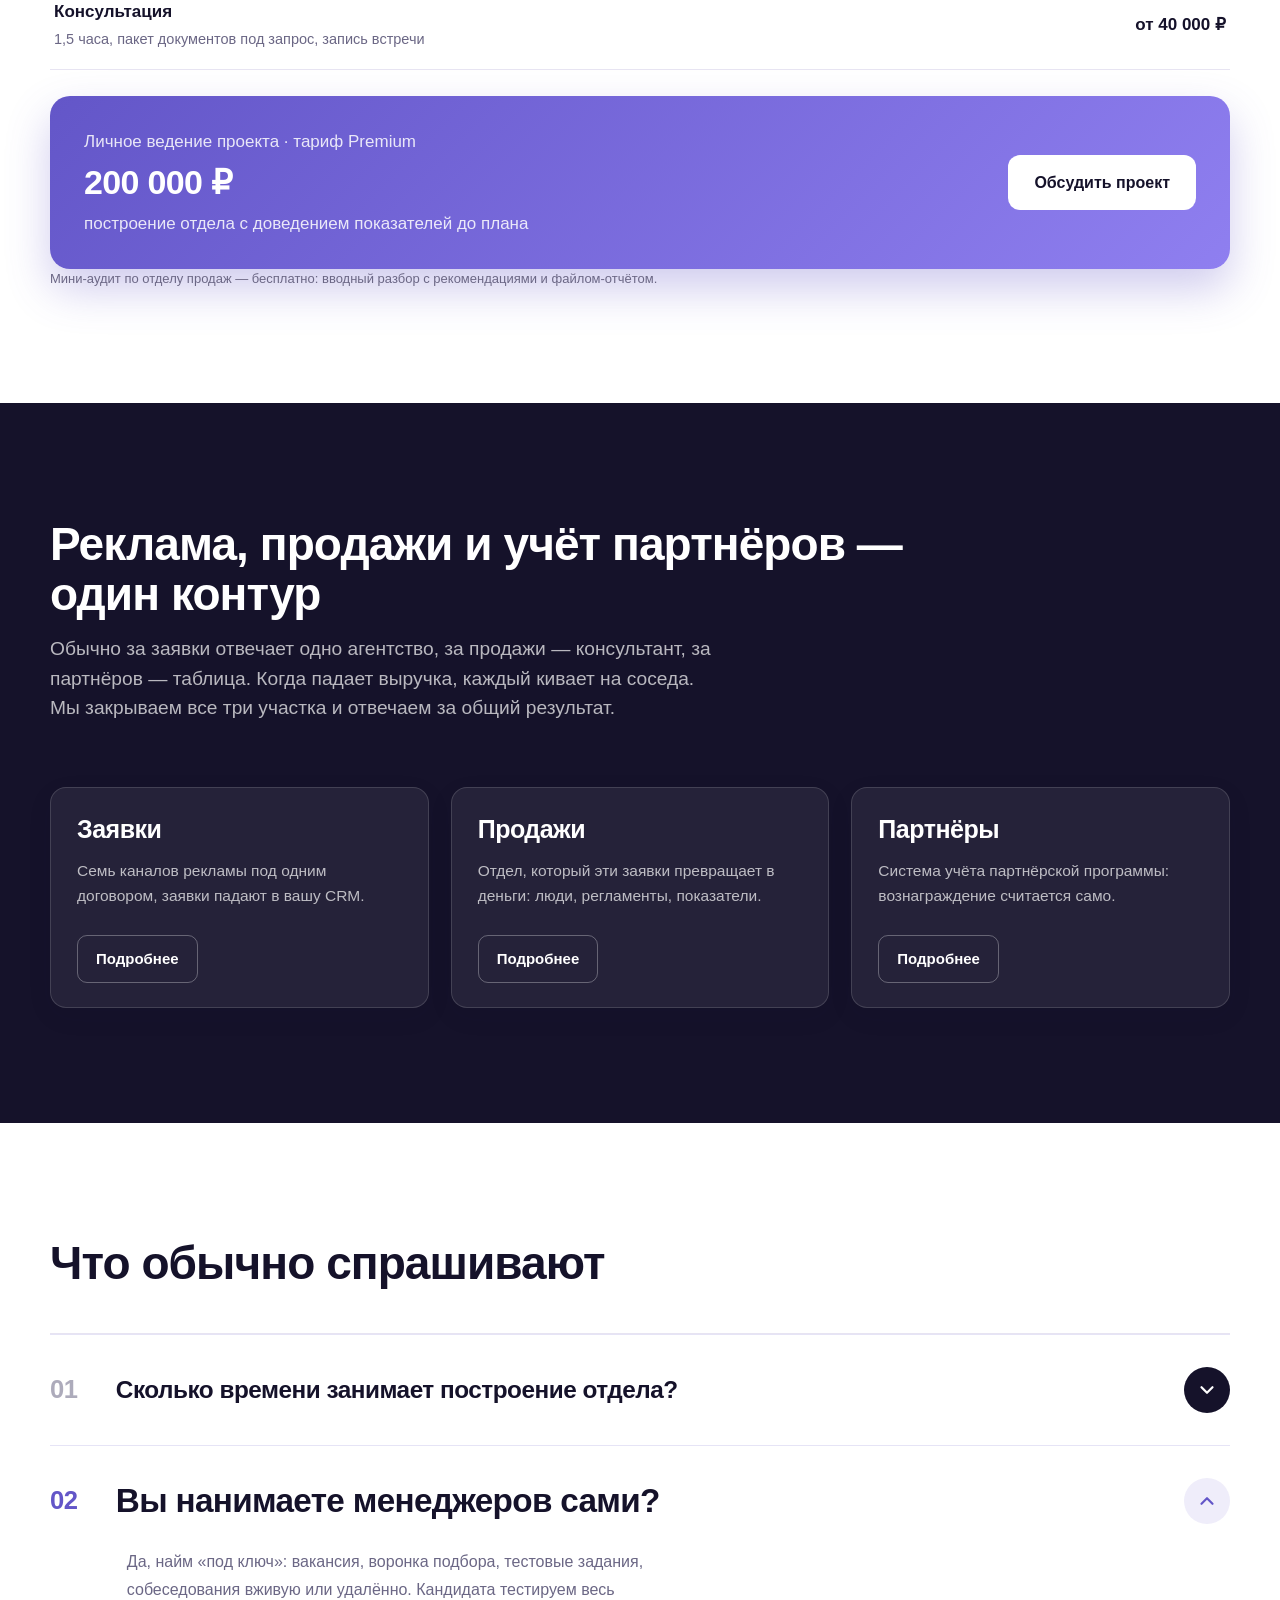
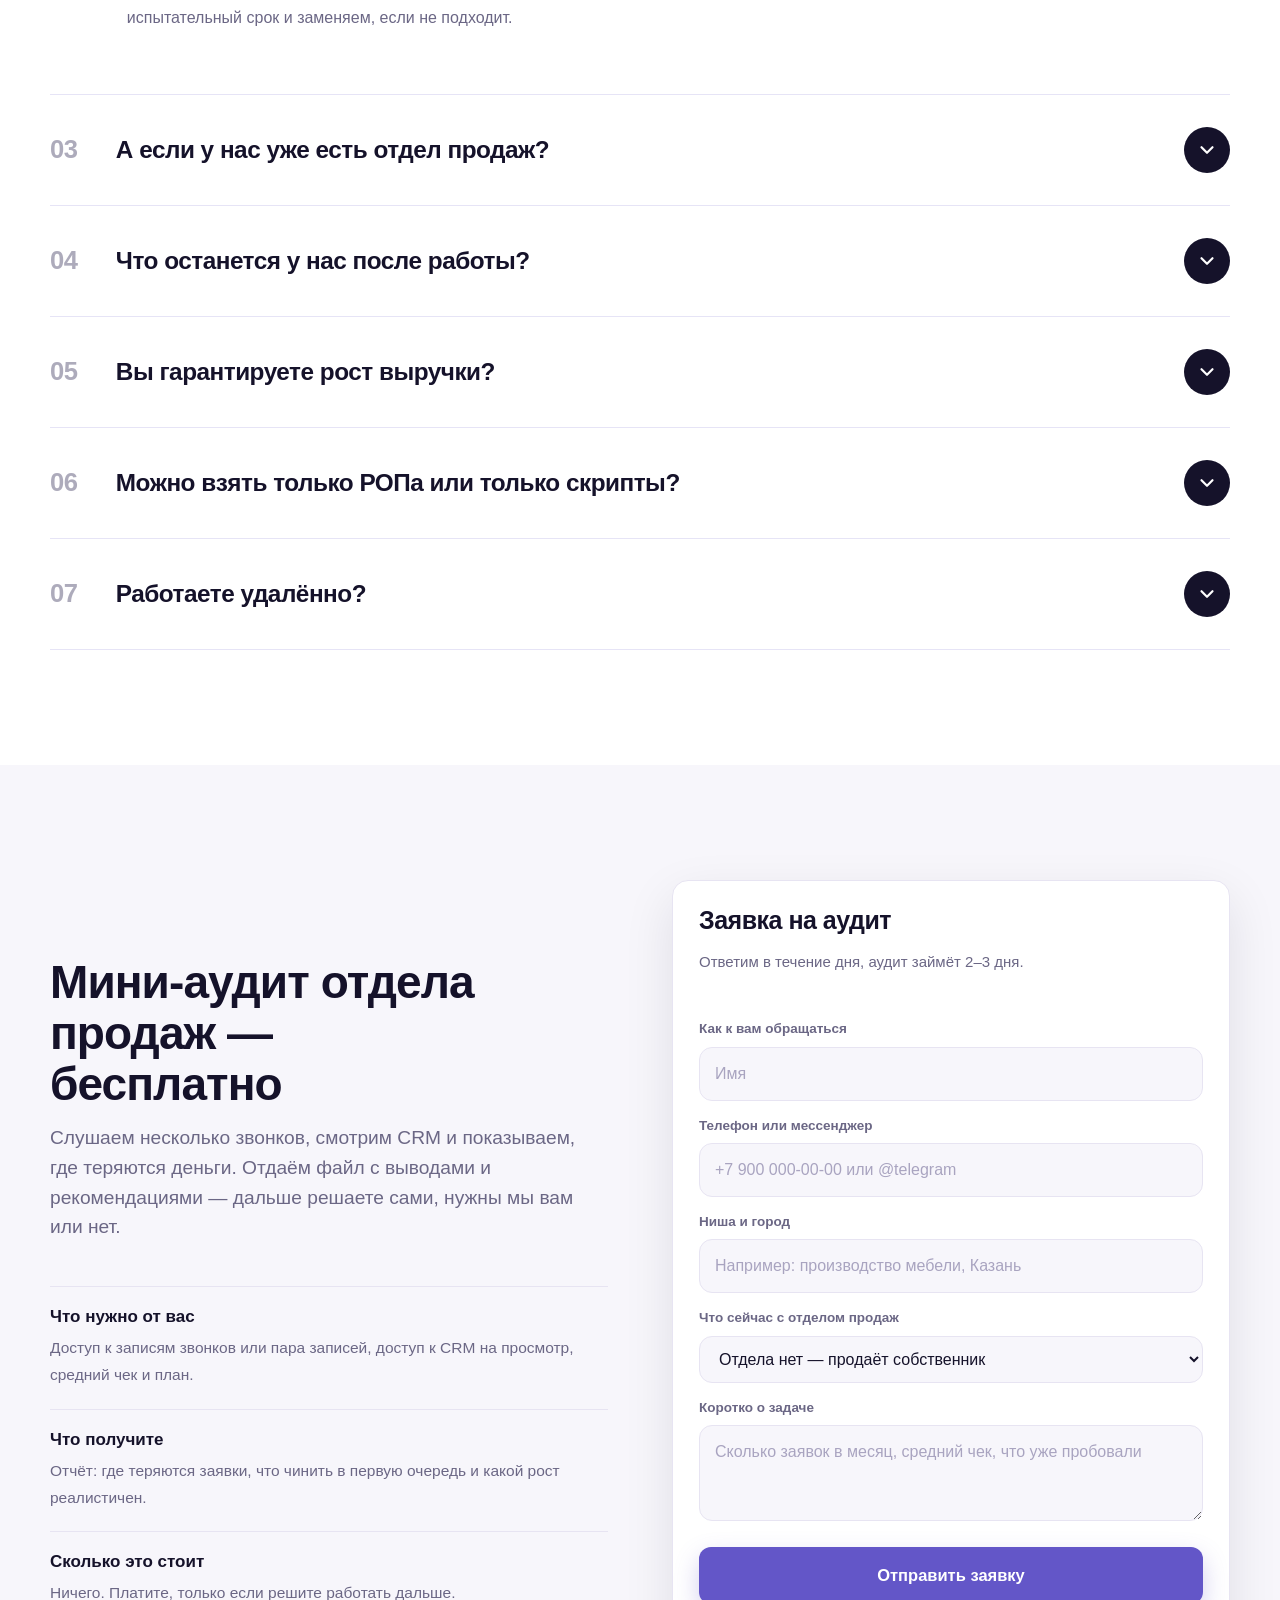
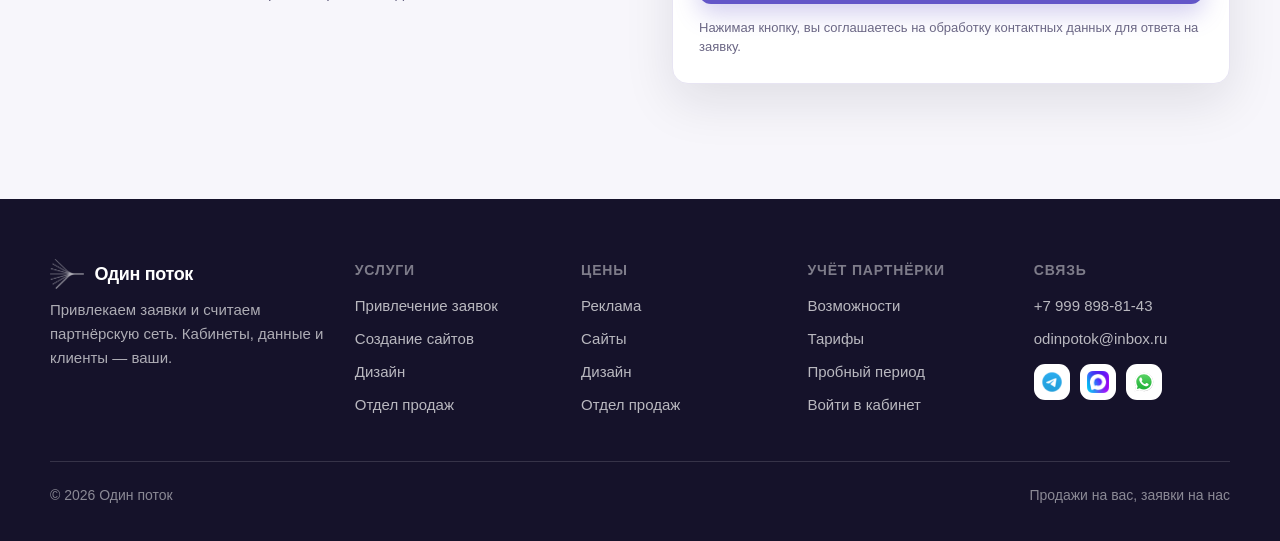
<file: sales.html>
<!doctype html>
<html lang="ru">
<head>
<meta charset="utf-8" />
<meta name="viewport" content="width=device-width, initial-scale=1" />
<title>Отдел продаж под ключ — «Один поток»</title>
<meta name="description" content="Строим и докручиваем отдел продаж: аудит звонков и CRM, план продаж и KPI, регламенты и скрипты, найм менеджеров под ключ, система мотивации, обучение и сопровождение." />
<link rel="icon" href="assets/logo-mark.png" />
<link rel="stylesheet" href="styles.css" />
</head>
<body data-page="sales">

<header class="head" id="head"></header>

<main>
<!-- ПЕРВЫЙ ЭКРАН -->
<section class="hero hero--page" id="start">
  <div class="wrap hero__in hero__in--split">
    <div>
      <h1 class="rise">Заявки есть,<br /><span>а продаж нет</span></h1>
      <p class="lead rise">Реклама приводит людей, но дальше всё упирается в отдел продаж: некому звонить, никто не перезванивает вовремя,
        у каждого менеджера свой разговор и своя правда. Мы строим отдел продаж и доводим показатели до плана.</p>
      <div class="hero__cta rise">
        <a class="btn btn--ghost" href="#prices">Цены</a>
      </div>
      <p class="hero__note rise">Мини-аудит бесплатный: по записям звонков и вашей CRM, ответ в течение дня</p>
    </div>
    <div data-hero-form="Отдел продаж"
         data-title="Бесплатный мини-аудит"
         data-sub="Послушаем звонки, посмотрим CRM и покажем, где теряются деньги."
         data-pick="Отдела продаж пока нет|Есть, но не вывозит|Нужен найм менеджеров|Нужен РОП|Нужны скрипты и регламенты"></div>
  </div>

  <div class="wrap grid g4 mt-xl">
    <div class="card rise"><div class="num">1</div><p class="mt-s">подрядчик на рекламу, продажи и учёт — не нужно сводить три команды</p></div>
    <div class="card rise"><div class="num">2–3</div><p class="mt-s">месяца на построение отдела с нуля, включая найм и обучение</p></div>
    <div class="card rise"><div class="num">2</div><p class="mt-s">месяца сопровождения после запуска — сверх срока договора</p></div>
    <div class="card rise"><div class="num">0 ₽</div><p class="mt-s">мини-аудит: слушаем звонки и показываем, где теряются деньги</p></div>
  </div>
</section>

<!-- ПОЛОСА «ПОТОК» -->
<section class="flowband">
  <div class="wrap">
    <canvas class="stream stream--band" data-flow="ЗВОНКИ|РАЗГОВОРЫ|СДЕЛКИ|₽" data-caps="Заявки, за которые вы уже заплатили|Из них дошли до разговора|Из них закрылись|Разница — это работа отдела продаж" aria-hidden="true"></canvas>
    <h2 class="flowband__h rise">Заявка стоит денег. Разговор решает, окупится ли она</h2>
    <div class="flowband__stage"></div>
    <p class="flowband__cap" data-flow-cap>&nbsp;</p>
  </div>
</section>

<!-- ПРОБЛЕМА -->
<section class="section section--paper">
  <div class="wrap">
    <div class="rise" style="max-width:880px">
      <h2>Деньги на рекламу тратятся, а выручка стоит</h2>
    </div>
    <div class="grid g3 mt-l">
      <div class="point rise"><b>Заявку обрабатывают через сутки</b><span>Клиент за это время купил у того, кто перезвонил первым.</span></div>
      <div class="point rise"><b>Каждый менеджер продаёт как умеет</b><span>Нет скрипта, нет этапов, нет единого понимания «что такое хорошо».</span></div>
      <div class="point rise"><b>CRM ведут «для галочки»</b><span>Половина заявок не заведена, статусы не двигаются, отчёты рисуются руками.</span></div>
      <div class="point rise"><b>Планы «на глаз»</b><span>Никто не знает, сколько звонков нужно для одной сделки и какая нужна конверсия.</span></div>
      <div class="point rise"><b>Мотивация не работает</b><span>Оклад большой, процент непонятный — менеджеру невыгодно напрягаться.</span></div>
      <div class="point rise"><b>Найм — лотерея</b><span>Приходят «после курсов», уходят через месяц, собственник снова продаёт сам.</span></div>
    </div>
  </div>
</section>

<!-- РАЗБОР ЗВОНКА -->
<section class="section" id="call-sec">
  <div class="wrap">
    <h2 class="rise">Найдите, где менеджер потерял сделку</h2>
    <p class="lead mt-s rise">Обычный входящий звонок с сайта. Менеджер вежлив, не хамит и отвечает на все вопросы —
      и всё равно клиент уходит. Нажимайте на его реплики там, где, по-вашему, он теряет клиента.
      Ровно это мы делаем на аудите, только по вашим записям.</p>
    <div class="mt-l rise" id="call"></div>
  </div>
</section>

<!-- ЧТО ДЕЛАЕМ -->
<section class="section" id="what">
  <div class="wrap">
    <div class="rise">
      <h2>Отдел продаж собирается из шести частей</h2>
      <p class="lead mt-s">Берём то, что нужно именно вам: можно построить отдел с нуля, а можно докрутить существующий.</p>
    </div>
    <div class="grid g3 mt-l">
      <div class="card rise"><h3>Аудит</h3><p class="mt-s">Слушаем звонки и переписки, смотрим, как ведётся CRM и все точки касания с клиентом. На выходе — список дыр и что с ними делать.</p></div>
      <div class="card rise"><h3>План и показатели</h3><p class="mt-s">План продаж и KPI по каждому продукту: объём, выручка, средний чек, конверсия на этапах, LTV. Понятно, к чему идём и чем меряем.</p></div>
      <div class="card rise"><h3>Регламенты и скрипты</h3><p class="mt-s">Должностные инструкции, скрипт разговора, лист качества, форма отчёта. Не файл «в стол», а внедрение в работу и обучение собственника.</p></div>
      <div class="card rise"><h3>Мотивация</h3><p class="mt-s">Считаем оплату менеджера и руководителя так, чтобы зарабатывать было выгодно обеим сторонам. Формула расчёта остаётся у вас.</p></div>
      <div class="card rise"><h3>Найм под ключ</h3><p class="mt-s">Вакансия, воронка подбора, тестовые задания, собеседования вживую или удалённо, тестирование кандидата весь испытательный срок.</p></div>
      <div class="card rise"><h3>Сопровождение</h3><p class="mt-s">Доводим ключевые показатели до плана и ведём отдел минимум два месяца после запуска — сверх срока договора.</p></div>
    </div>
  </div>
</section>

<!-- КАК РАБОТАЕМ -->
<section class="section section--paper" id="how">
  <div class="wrap">
    <div class="rise">
      <h2>От аудита до работающего отдела</h2>
    </div>
    <div class="steps mt-l">
      <div class="step rise"><b>Мини-аудит</b><span>Бесплатно. Слушаем звонки, смотрим CRM, показываем, где теряются деньги, и оцениваем объём работ.</span></div>
      <div class="step rise"><b>Проектирование</b><span>2–3 недели. План продаж, KPI, структура отдела, мотивация, регламенты и скрипты под вашу нишу.</span></div>
      <div class="step rise"><b>Найм и обучение</b><span>3–6 недель. Подбираем менеджеров и РОПа, обучаем, тестируем на испытательном сроке.</span></div>
      <div class="step rise"><b>Доведение до плана</b><span>Сопровождаем работу, слушаем звонки, правим скрипты и мотивацию, пока показатели не выйдут на план.</span></div>
    </div>

    <div class="fit mt-xl">
      <div class="card rise">
        <h3>Хорошо сработаемся, если</h3>
        <ul>
          <li>Продаёте услугу или сложный товар с понятной маржой</li>
          <li>Есть поток заявок или мы его сделаем параллельно</li>
          <li>Готовы внедрять регламенты, а не «попробовать недельку»</li>
          <li>Собственник участвует в первых двух неделях</li>
          <li>Готовы платить менеджерам рыночную мотивацию</li>
        </ul>
      </div>
      <div class="card rise">
        <h3>Лучше не начинать, если</h3>
        <ul class="fit--no">
          <li>Нужен «волшебный скрипт» без изменений в процессе</li>
          <li>Продукт не готов: нет цены, сроков и условий</li>
          <li>Нет заявок и не планируется реклама</li>
          <li>Решения принимаются месяцами</li>
          <li>Ждёте роста выручки за неделю</li>
        </ul>
      </div>
    </div>
  </div>
</section>

<!-- ЦЕНЫ -->
<section class="section" id="prices">
  <div class="wrap">
    <div class="rise">
      <h2>Можно взять целиком, можно по частям</h2>
      <p class="lead mt-s">Итоговая цена зависит от объёма работ и ниши — считаем после мини-аудита. Ниже ориентиры.</p>
    </div>
    <div class="price-list mt-l rise" id="sales-prices"></div>
    <div class="price-hero rise">
      <div>
        <span style="opacity:.85">Личное ведение проекта · тариф Premium</span>
        <b>200 000 ₽</b>
        <span style="opacity:.85">построение отдела с доведением показателей до плана</span>
      </div>
      <a class="btn" href="#audit">Обсудить проект</a>
    </div>
    <p class="form__note mt-m rise">Мини-аудит по отделу продаж — бесплатно: вводный разбор с рекомендациями и файлом-отчётом.</p>
  </div>
</section>

<!-- СВЯЗКА -->
<section class="section section--ink">
  <div class="wrap">
    <div class="rise" style="max-width:880px">
      <h2>Реклама, продажи и учёт партнёров — один контур</h2>
      <p class="lead mt-s">Обычно за заявки отвечает одно агентство, за продажи — консультант, за партнёров — таблица.
        Когда падает выручка, каждый кивает на соседа. Мы закрываем все три участка и отвечаем за общий результат.</p>
    </div>
    <div class="grid g3 mt-xl">
      <div class="card rise"><h3>Заявки</h3><p class="mt-s">Семь каналов рекламы под одним договором, заявки падают в вашу CRM.</p><a class="btn btn--ghost btn--sm mt-m" href="agency.html">Подробнее</a></div>
      <div class="card rise"><h3>Продажи</h3><p class="mt-s">Отдел, который эти заявки превращает в деньги: люди, регламенты, показатели.</p><a class="btn btn--ghost btn--sm mt-m" href="#what">Подробнее</a></div>
      <div class="card rise"><h3>Партнёры</h3><p class="mt-s">Система учёта партнёрской программы: вознаграждение считается само.</p><a class="btn btn--ghost btn--sm mt-m" href="platform.html">Подробнее</a></div>
    </div>
  </div>
</section>

<!-- ВОПРОСЫ -->
<section class="section" id="faq">
  <div class="wrap">
    <div class="rise">
      <h2>Что обычно спрашивают</h2>
    </div>
    <div class="faq mt-l rise">
      <details><summary>Сколько времени занимает построение отдела?</summary><p>Два-три месяца от старта до работающего отдела: проектирование, найм, обучение и доведение показателей. Докрутка существующего отдела — быстрее, от трёх недель.</p></details>
      <details><summary>Вы нанимаете менеджеров сами?</summary><p>Да, найм «под ключ»: вакансия, воронка подбора, тестовые задания, собеседования вживую или удалённо. Кандидата тестируем весь испытательный срок и заменяем, если не подходит.</p></details>
      <details><summary>А если у нас уже есть отдел продаж?</summary><p>Тогда начинаем с аудита: слушаем звонки, смотрим CRM и показатели. Часто достаточно навести порядок в регламентах, мотивации и контроле — без замены людей.</p></details>
      <details><summary>Что останется у нас после работы?</summary><p>Регламенты, скрипты, лист качества, формы отчётов, формула мотивации и обученный руководитель. Всё это ваше и работает без нас.</p></details>
      <details><summary>Вы гарантируете рост выручки?</summary><p>Гарантируем работы и доведение показателей до согласованного плана. Рост выручки зависит и от продукта, и от рынка — поэтому на аудите честно говорим, реален ли ваш план.</p></details>
      <details><summary>Можно взять только РОПа или только скрипты?</summary><p>Да. Услуги продаются по частям: аудит, скрипт, регламенты, подбор менеджера, аренда руководителя отдела продаж, выездной тренинг.</p></details>
      <details><summary>Работаете удалённо?</summary><p>Да, по всей России: разборы и обучение — онлайн, тренинг — можем приехать. Найм тоже ведём удалённо, если у вас распределённая команда.</p></details>
    </div>
  </div>
</section>

<!-- ЗАЯВКА -->
<section class="section section--paper" id="audit">
  <div class="wrap split">
    <div class="rise">
      <h2>Мини-аудит отдела продаж —<br />бесплатно</h2>
      <p class="lead mt-s">Слушаем несколько звонков, смотрим CRM и показываем, где теряются деньги. Отдаём файл с выводами и рекомендациями —
        дальше решаете сами, нужны мы вам или нет.</p>
      <div class="points mt-l">
        <div class="point"><b>Что нужно от вас</b><span>Доступ к записям звонков или пара записей, доступ к CRM на просмотр, средний чек и план.</span></div>
        <div class="point"><b>Что получите</b><span>Отчёт: где теряются заявки, что чинить в первую очередь и какой рост реалистичен.</span></div>
        <div class="point"><b>Сколько это стоит</b><span>Ничего. Платите, только если решите работать дальше.</span></div>
      </div>
    </div>

    <form class="formcard formcard--light rise" data-lead="Отдел продаж" novalidate>
      <h3>Заявка на аудит</h3>
      <p class="dim mt-s" style="font-size:15px">Ответим в течение дня, аудит займёт 2–3 дня.</p>
      <div class="form mt-m">
        <div class="f"><label for="n3">Как к вам обращаться</label><input id="n3" name="name" placeholder="Имя" autocomplete="name" required /></div>
        <div class="f"><label for="c3">Телефон или мессенджер</label><input id="c3" name="contact" placeholder="+7 900 000-00-00 или @telegram" required /></div>
        <div class="f"><label for="b3">Ниша и город</label><input id="b3" name="biz" placeholder="Например: производство мебели, Казань" /></div>
        <div class="f"><label for="t3">Что сейчас с отделом продаж</label>
          <select id="t3" name="topic">
            <option>Отдела нет — продаёт собственник</option>
            <option>Есть 1–2 менеджера, без системы</option>
            <option>Есть отдел, но не выполняет план</option>
            <option>Нужен только РОП или найм</option>
          </select>
        </div>
        <div class="f"><label for="m3">Коротко о задаче</label><textarea id="m3" name="msg" placeholder="Сколько заявок в месяц, средний чек, что уже пробовали"></textarea></div>
        <button class="btn btn--wide" type="submit">Отправить заявку</button>
        <div class="form__ok">Готово — открылся мессенджер с вашей заявкой. Если он не открылся, напишите нам напрямую: контакты в подвале.</div>
        <p class="form__note">Нажимая кнопку, вы соглашаетесь на обработку контактных данных для ответа на заявку.</p>
      </div>
    </form>
  </div>
</section>
</main>

<footer class="foot" id="foot"></footer>
<script src="app.js"></script>
<script src="stream.js"></script>
<script src="widgets.js"></script>
</body>
</html>
</file>
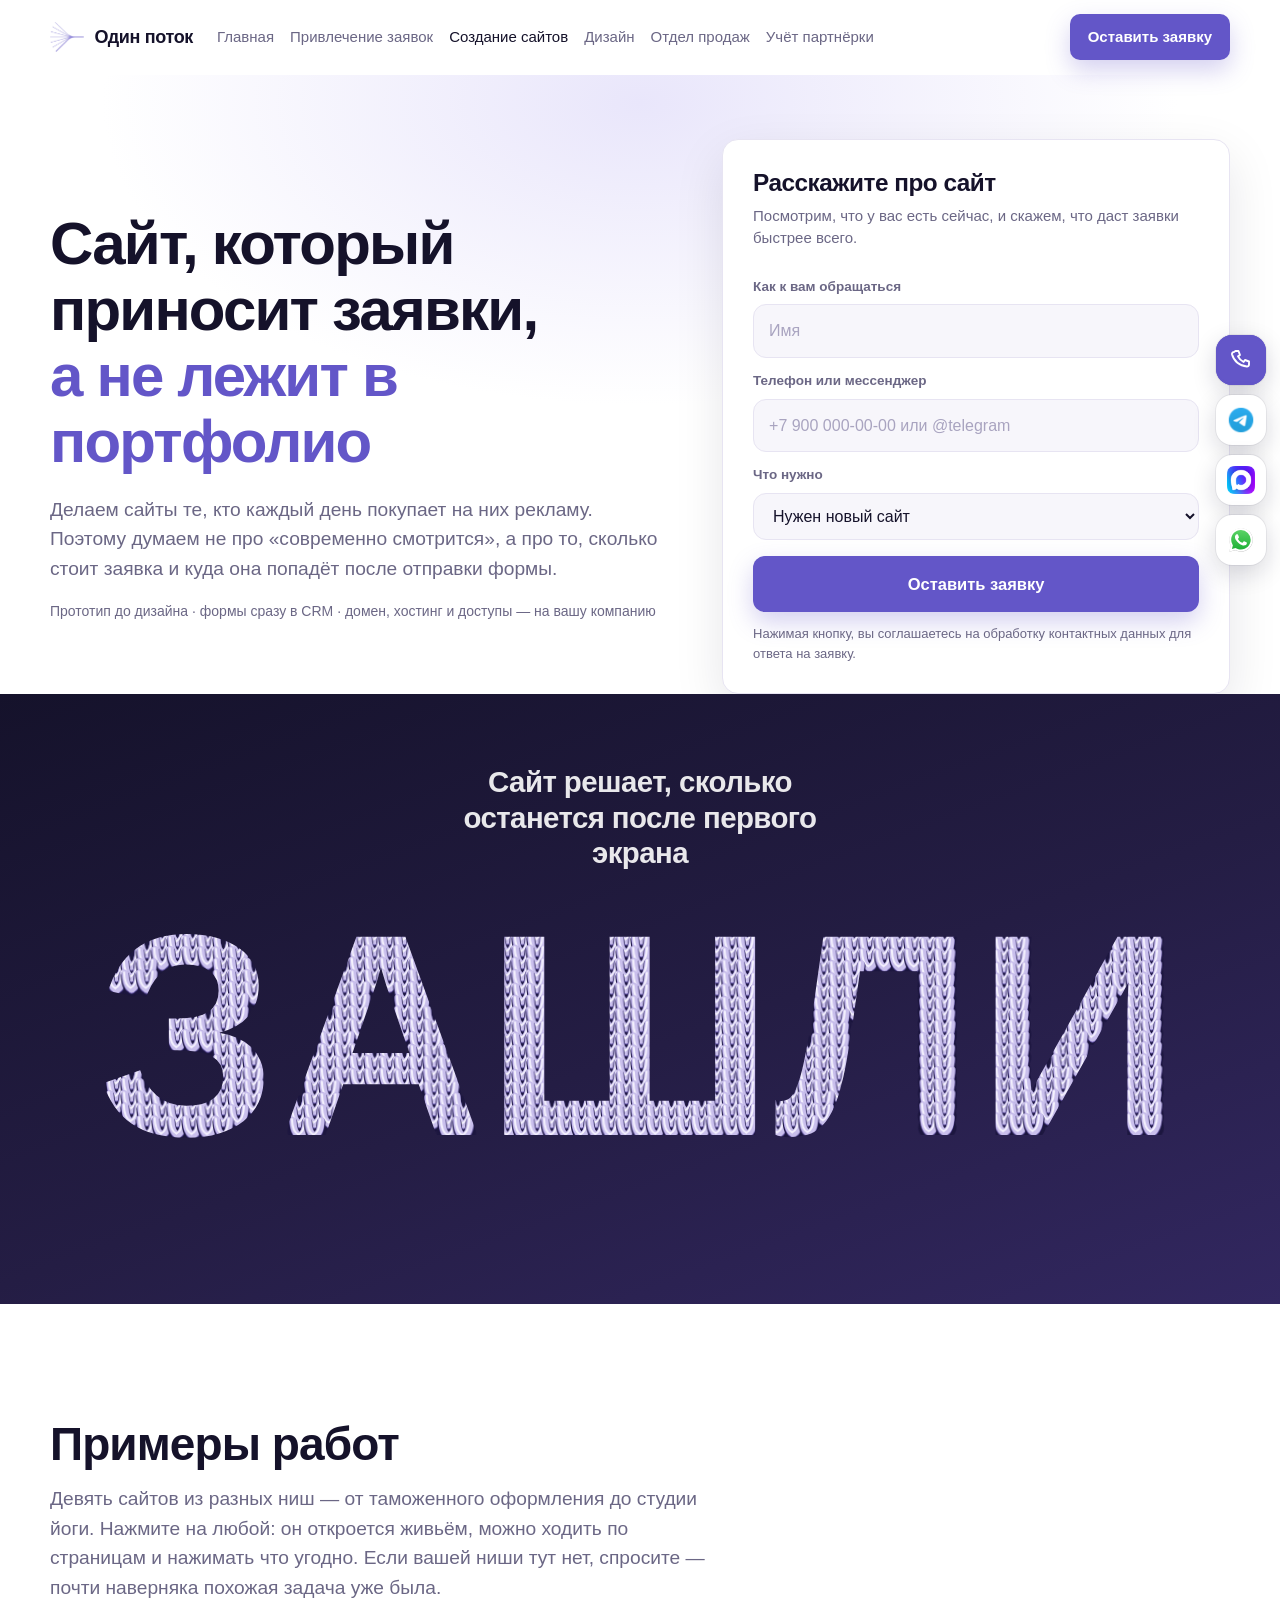
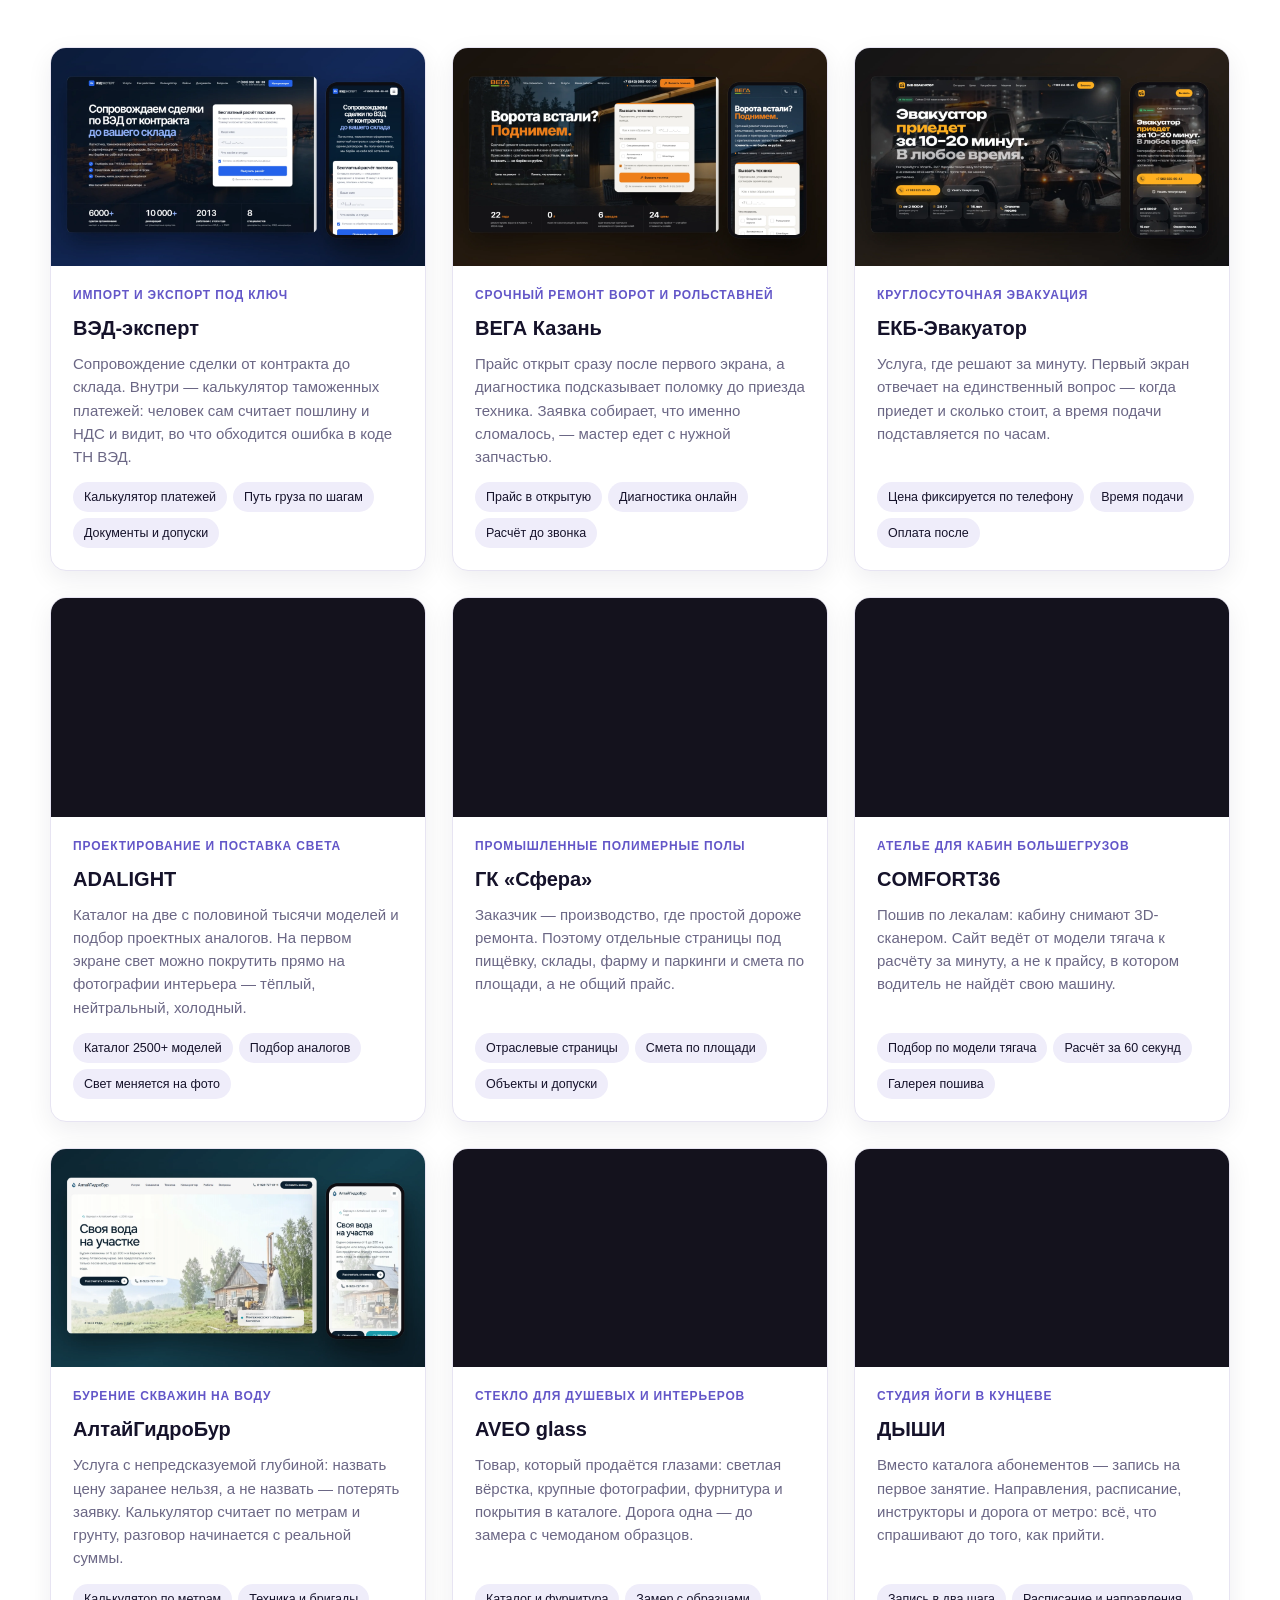
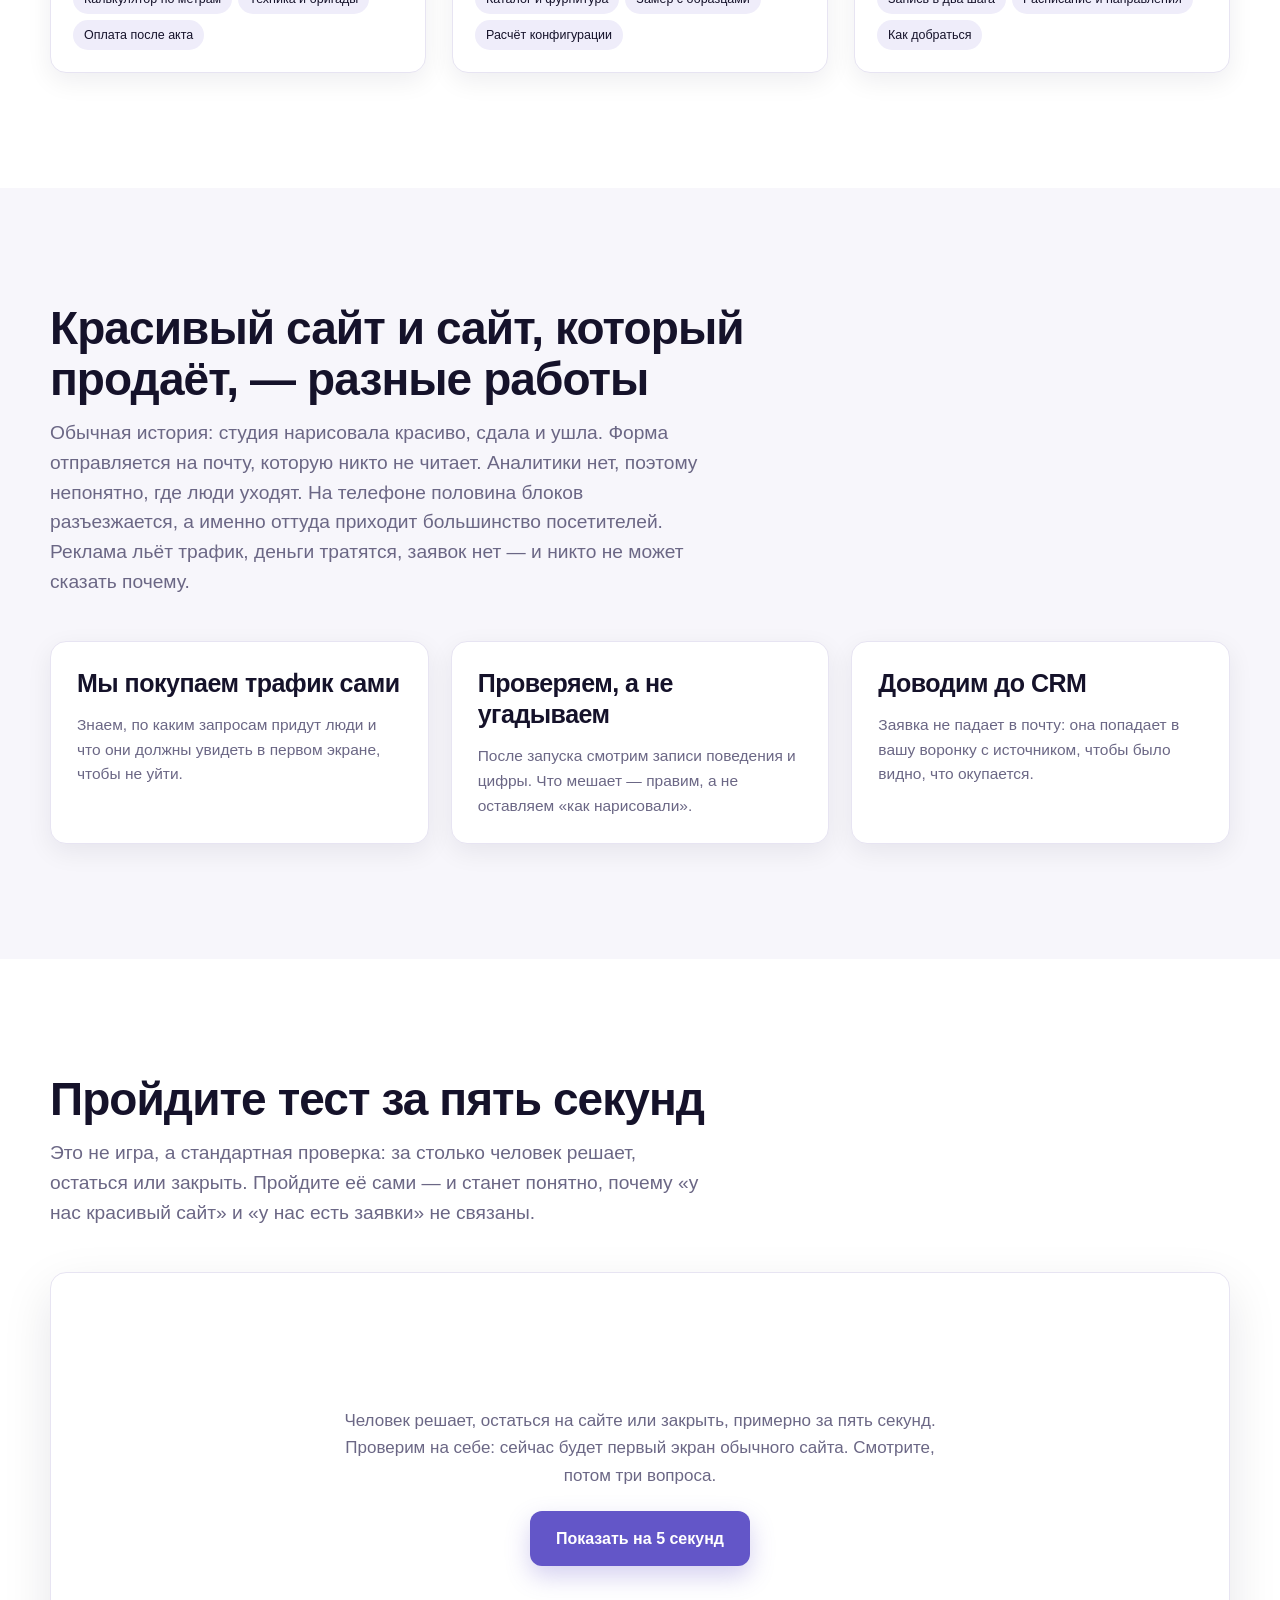
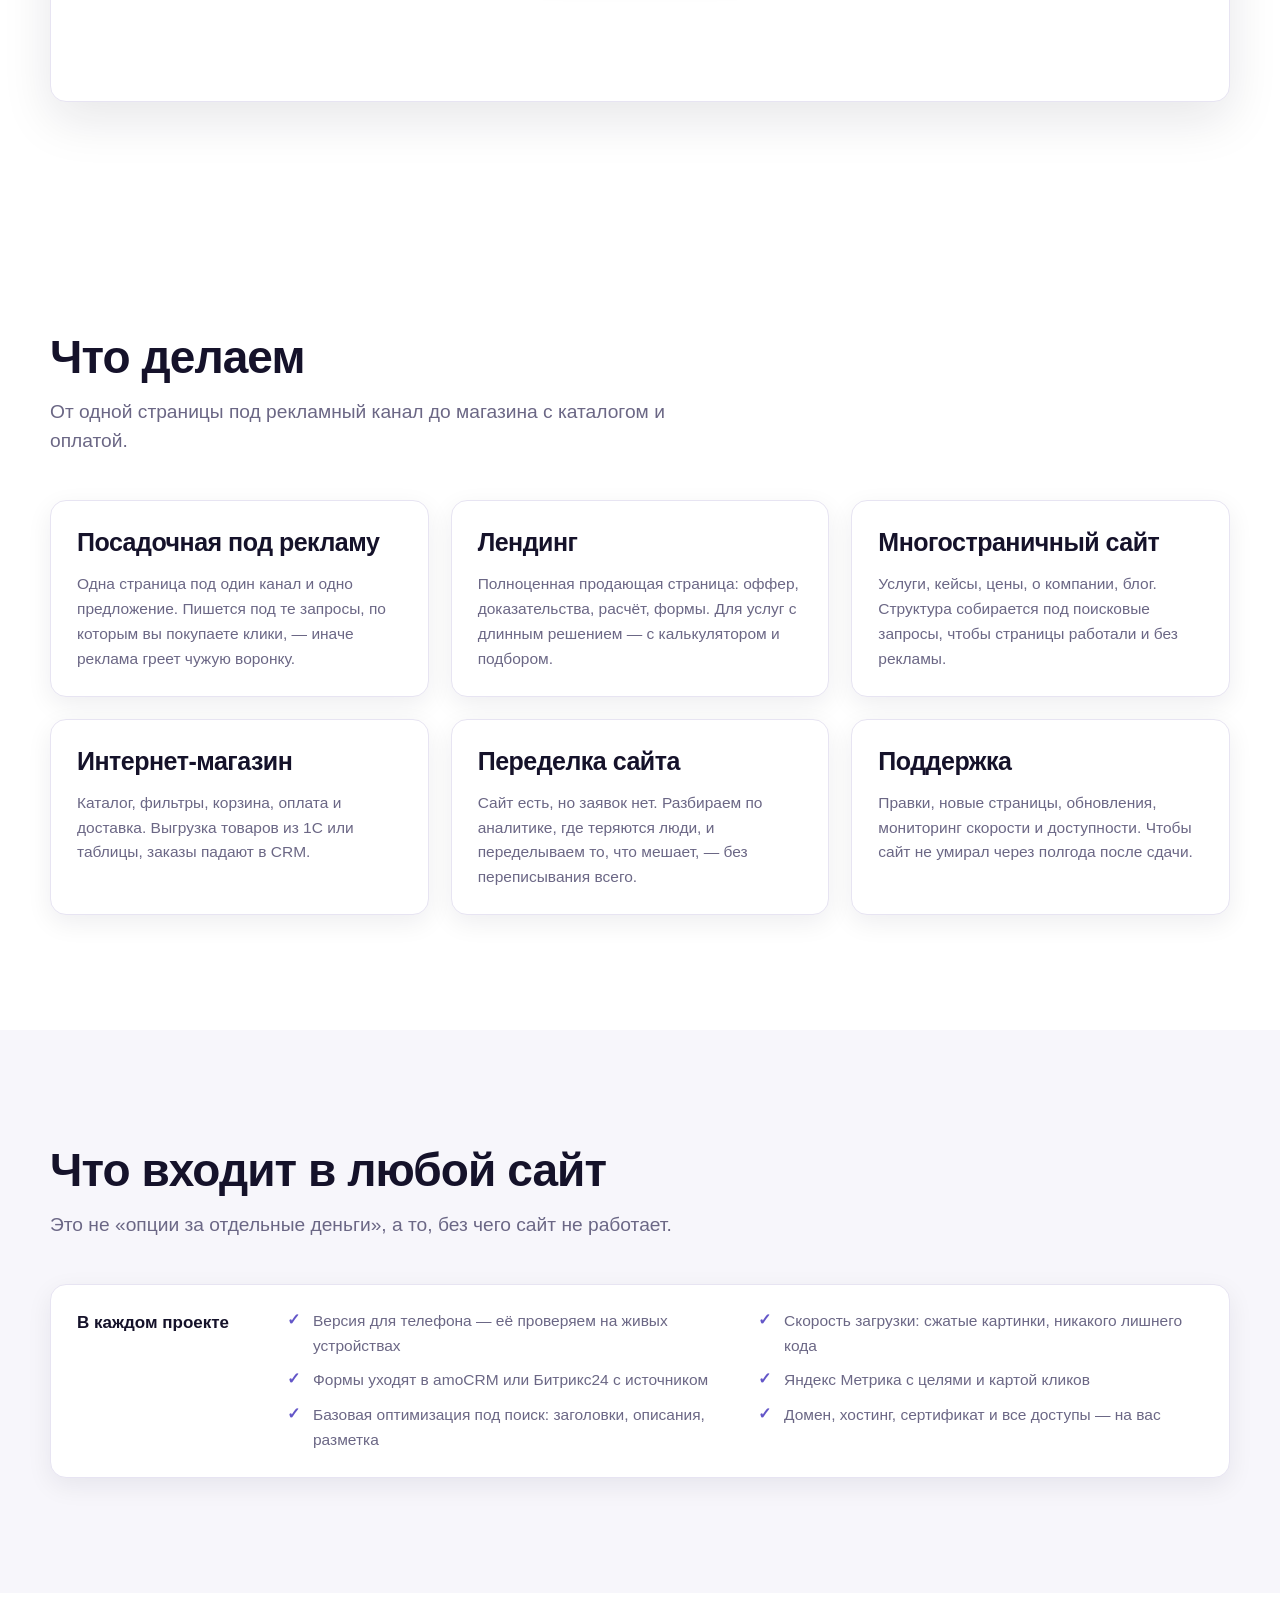
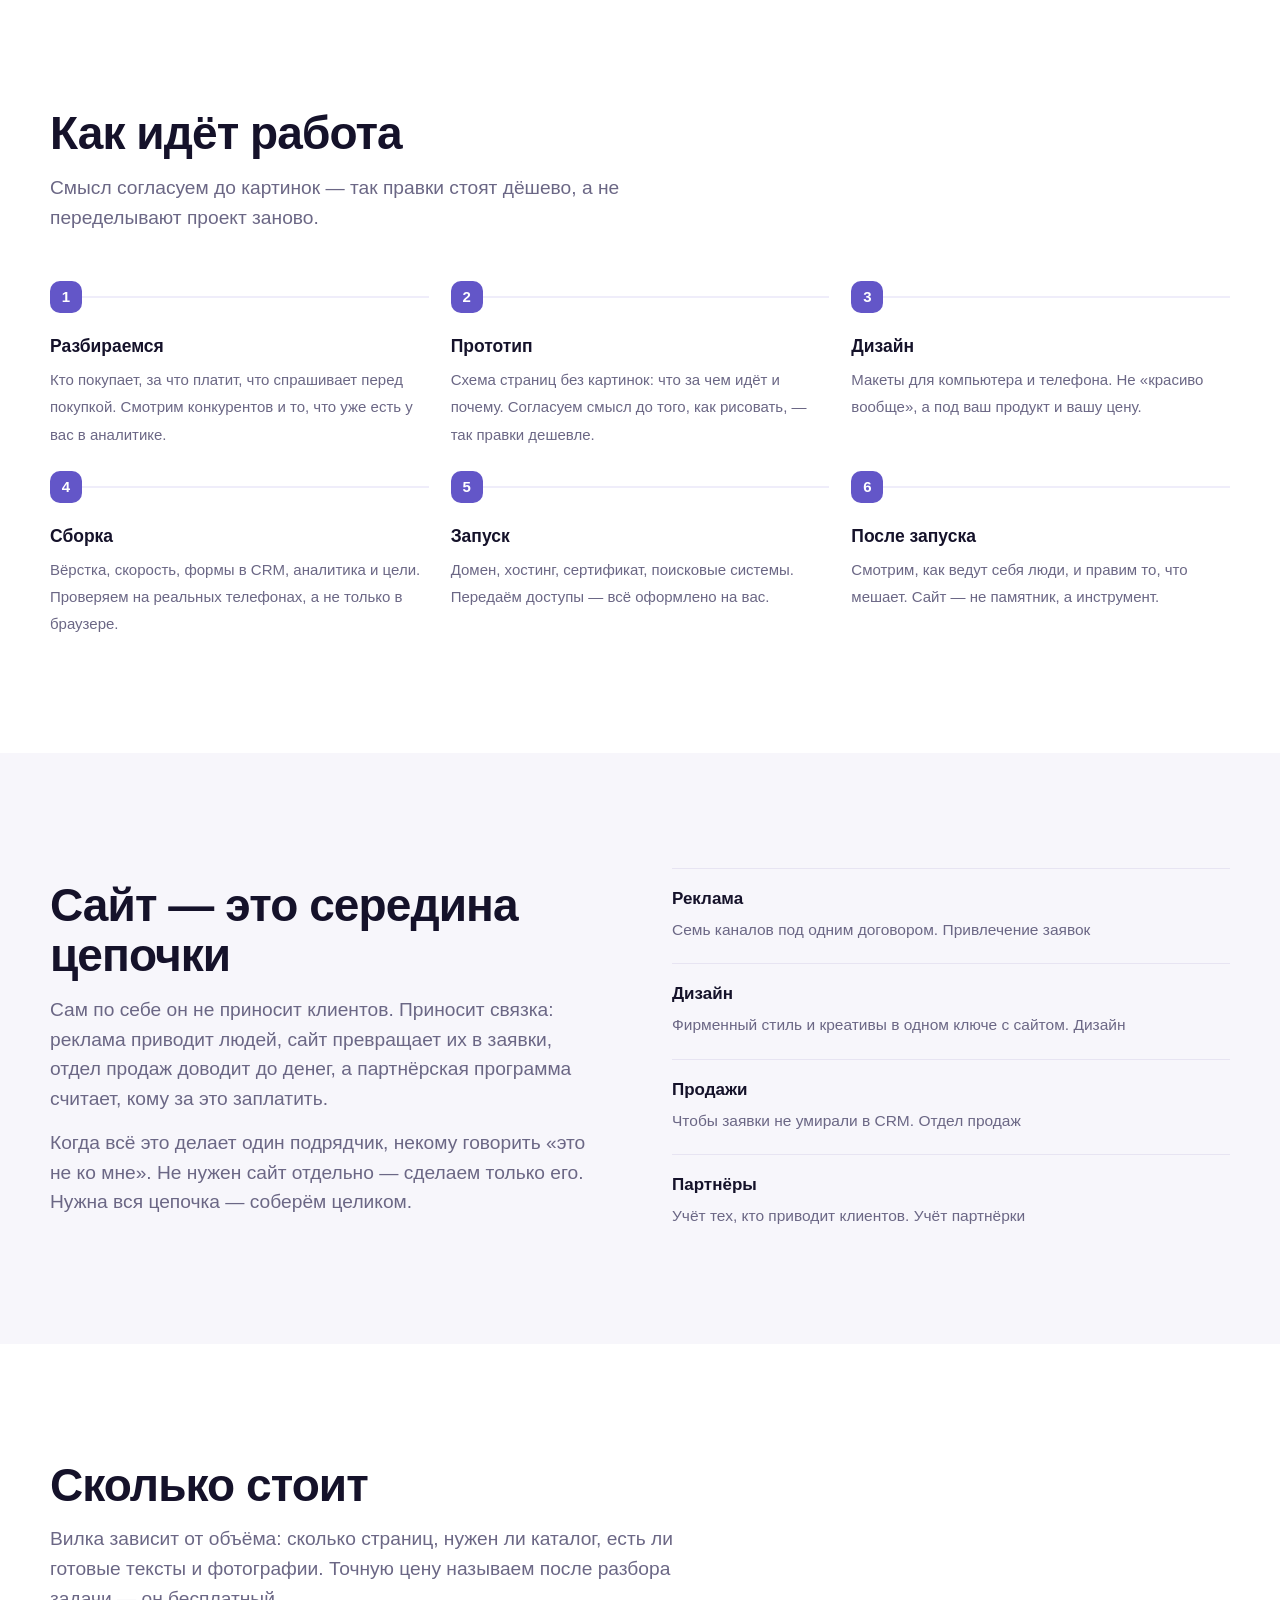
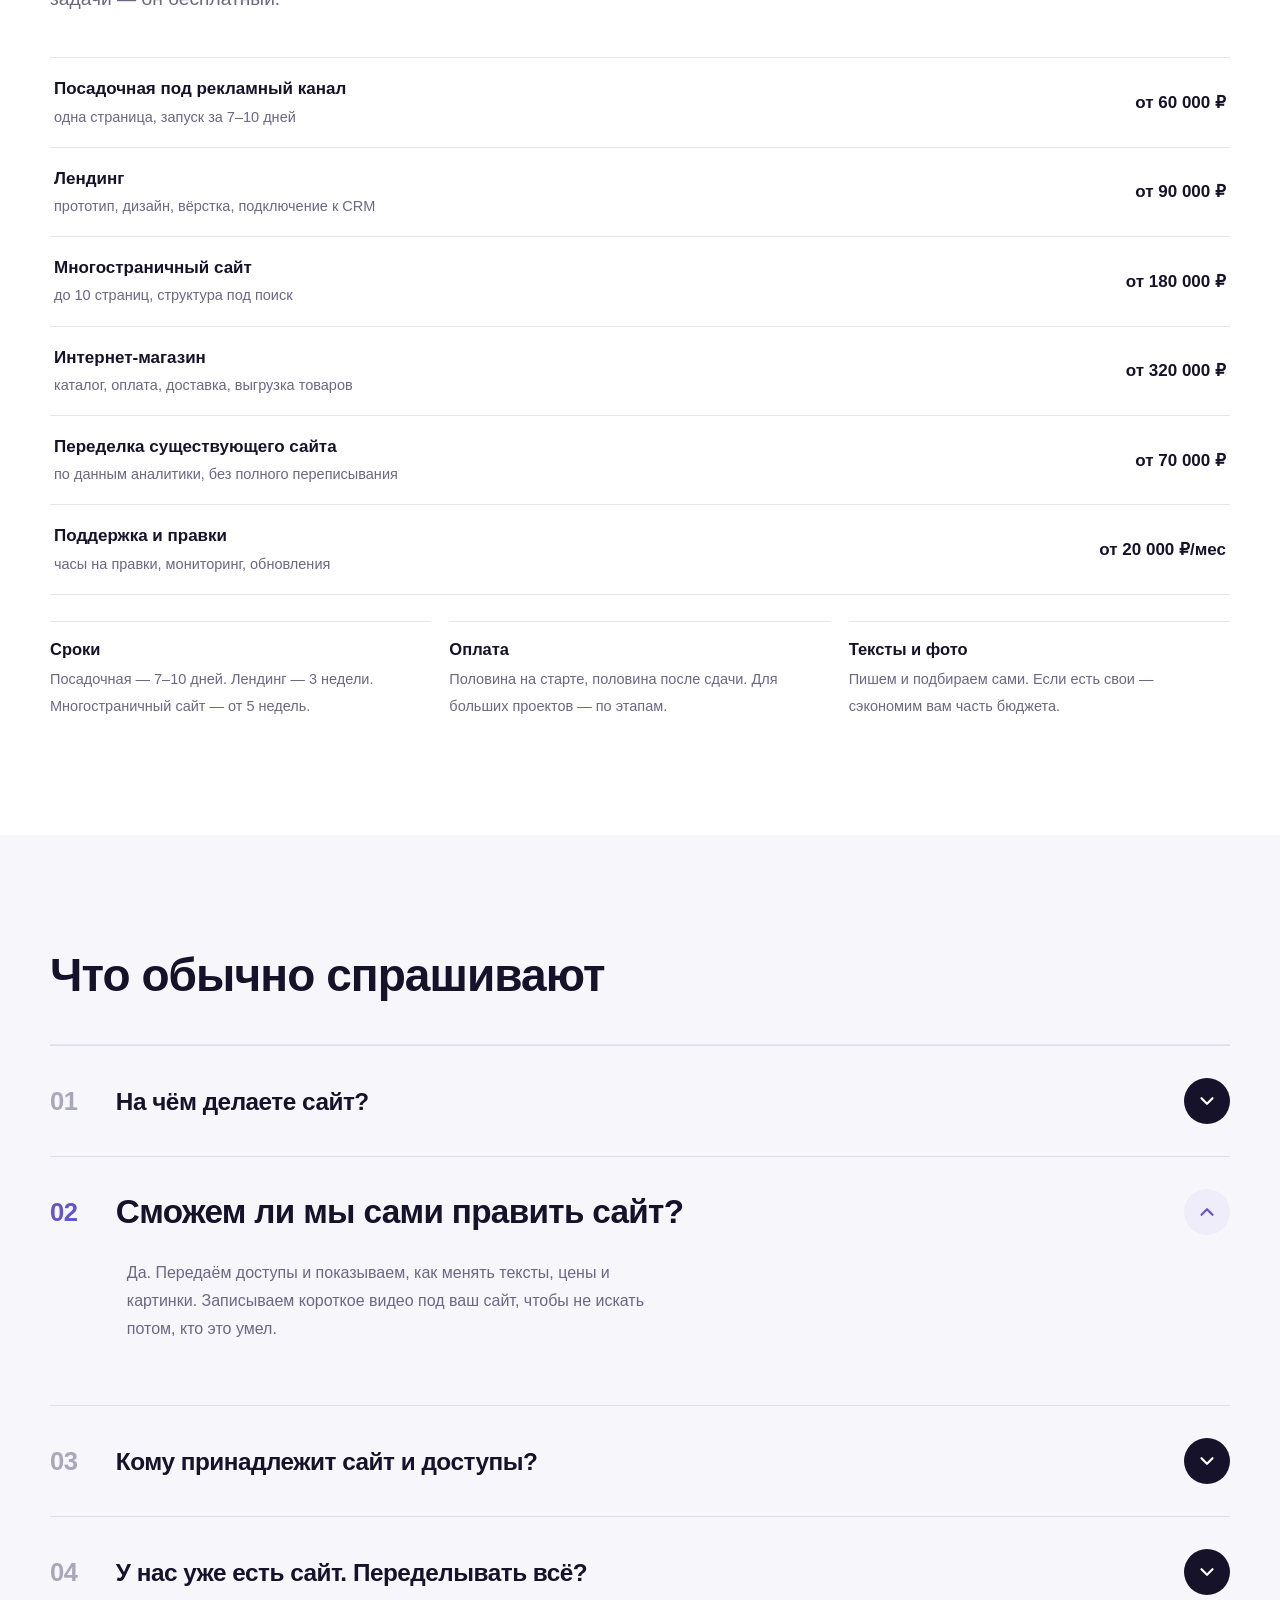
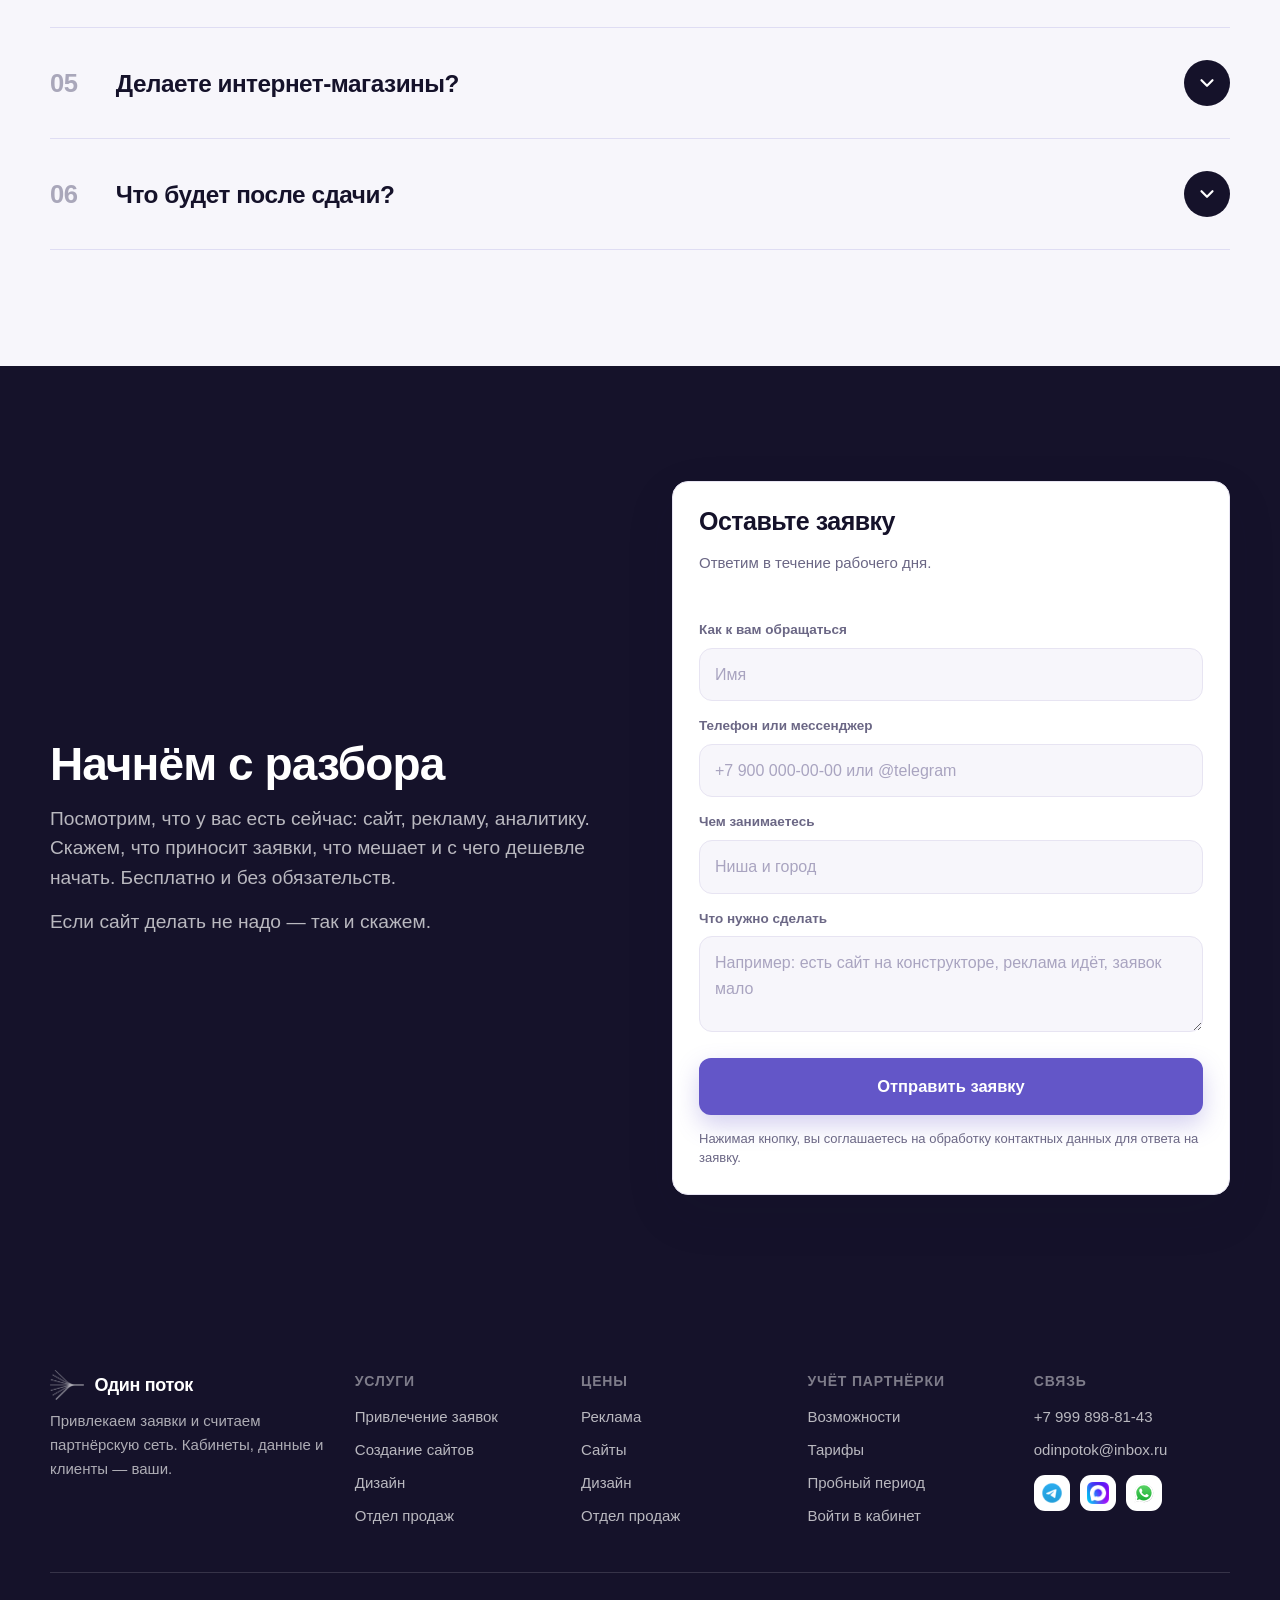
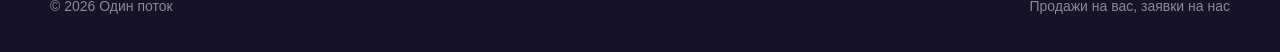
<file: web.html>
<!doctype html>
<html lang="ru">
<head>
<meta charset="utf-8" />
<meta name="viewport" content="width=device-width, initial-scale=1" />
<title>Создание сайтов — «Один поток»</title>
<meta name="description" content="Разрабатываем сайты, которые приносят заявки: посадочные под рекламу, лендинги, многостраничные сайты и интернет-магазины. Формы падают в вашу CRM, аналитика настроена, доступы оформлены на вас." />
<link rel="icon" href="assets/logo-mark.png" />
<link rel="stylesheet" href="styles.css" />
</head>
<body data-page="web">

<header class="head" id="head"></header>

<main>
<!-- ПЕРВЫЙ ЭКРАН -->
<section class="hero hero--page" id="start">
  <div class="wrap hero__in hero__in--split">
    <div>
      <h1 class="rise">Сайт, который приносит заявки,<br /><span>а не лежит в портфолио</span></h1>
      <p class="lead rise">Делаем сайты те, кто каждый день покупает на них рекламу. Поэтому думаем не про «современно смотрится»,
        а про то, сколько стоит заявка и куда она попадёт после отправки формы.</p>
      <p class="hero__note rise">Прототип до дизайна · формы сразу в CRM · домен, хостинг и доступы — на вашу компанию</p>
    </div>
    <div data-hero-form="Создание сайта"
         data-title="Расскажите про сайт"
         data-sub="Посмотрим, что у вас есть сейчас, и скажем, что даст заявки быстрее всего."
         data-pick="Нужен новый сайт|Переделать существующий|Посадочная под рекламу|Интернет-магазин|Пока просто посоветоваться"></div>
  </div>
</section>

<!-- ПОЛОСА «ПОТОК» -->
<section class="flowband">
  <div class="wrap">
    <canvas class="stream stream--band" data-flow="ЗАШЛИ|ПОНЯЛИ|ОСТАВИЛИ|₽" data-caps="Пришли с рекламы или из поиска|Разобрались, что вы продаёте|Дошли до формы и написали|Дошли до денег" aria-hidden="true"></canvas>
    <h2 class="flowband__h rise">Сайт решает, сколько останется после первого экрана</h2>
    <div class="flowband__stage"></div>
    <p class="flowband__cap" data-flow-cap>&nbsp;</p>
  </div>
</section>

<!-- ПРИМЕРЫ -->
<section class="section" id="works">
  <div class="wrap">
    <h2 class="rise">Примеры работ</h2>
    <p class="lead mt-s rise">Девять сайтов из разных ниш — от таможенного оформления до студии йоги.
      Нажмите на любой: он откроется живьём, можно ходить по страницам и нажимать что угодно.
      Если вашей ниши тут нет, спросите — почти наверняка похожая задача уже была.</p>
    <div class="works mt-l" id="works-grid"></div>
  </div>
</section>

<!-- ПРОБЛЕМА -->
<section class="section section--paper">
  <div class="wrap">
    <div class="rise" style="max-width:880px">
      <h2>Красивый сайт и сайт, который продаёт, — разные работы</h2>
      <p class="lead mt-s">Обычная история: студия нарисовала красиво, сдала и ушла. Форма отправляется на почту, которую никто не читает.
        Аналитики нет, поэтому непонятно, где люди уходят. На телефоне половина блоков разъезжается, а именно оттуда приходит
        большинство посетителей. Реклама льёт трафик, деньги тратятся, заявок нет — и никто не может сказать почему.</p>
    </div>
    <div class="grid g3 mt-l">
      <div class="card rise"><h3>Мы покупаем трафик сами</h3><p class="mt-s">Знаем, по каким запросам придут люди и что они должны увидеть в первом экране, чтобы не уйти.</p></div>
      <div class="card rise"><h3>Проверяем, а не угадываем</h3><p class="mt-s">После запуска смотрим записи поведения и цифры. Что мешает — правим, а не оставляем «как нарисовали».</p></div>
      <div class="card rise"><h3>Доводим до CRM</h3><p class="mt-s">Заявка не падает в почту: она попадает в вашу воронку с источником, чтобы было видно, что окупается.</p></div>
    </div>
  </div>
</section>

<!-- ПЯТИСЕКУНДНЫЙ ТЕСТ -->
<section class="section" id="test-sec">
  <div class="wrap">
    <h2 class="rise">Пройдите тест за пять секунд</h2>
    <p class="lead mt-s rise">Это не игра, а стандартная проверка: за столько человек решает, остаться или закрыть.
      Пройдите её сами — и станет понятно, почему «у нас красивый сайт» и «у нас есть заявки» не связаны.</p>
    <div class="t5 mt-l rise" id="test5"></div>
  </div>
</section>

<!-- ЧТО ДЕЛАЕМ -->
<section class="section" id="what">
  <div class="wrap">
    <h2 class="rise">Что делаем</h2>
    <p class="lead mt-s rise">От одной страницы под рекламный канал до магазина с каталогом и оплатой.</p>
    <div class="grid g3 mt-l" id="web-works"></div>
  </div>
</section>

<!-- ЧТО ВХОДИТ ВСЕГДА -->
<section class="section section--paper">
  <div class="wrap">
    <h2 class="rise">Что входит в любой сайт</h2>
    <p class="lead mt-s rise">Это не «опции за отдельные деньги», а то, без чего сайт не работает.</p>
    <div class="incl mt-l rise">
      <b class="incl__t">В каждом проекте</b>
      <ul class="incl__list">
        <li>Версия для телефона — её проверяем на живых устройствах</li>
        <li>Скорость загрузки: сжатые картинки, никакого лишнего кода</li>
        <li>Формы уходят в amoCRM или Битрикс24 с источником</li>
        <li>Яндекс Метрика с целями и картой кликов</li>
        <li>Базовая оптимизация под поиск: заголовки, описания, разметка</li>
        <li>Домен, хостинг, сертификат и все доступы — на вас</li>
      </ul>
    </div>
  </div>
</section>

<!-- КАК РАБОТАЕМ -->
<section class="section" id="how">
  <div class="wrap">
    <h2 class="rise">Как идёт работа</h2>
    <p class="lead mt-s rise">Смысл согласуем до картинок — так правки стоят дёшево, а не переделывают проект заново.</p>
    <div class="steps steps--3 mt-xl" id="web-steps"></div>
  </div>
</section>

<!-- СВЯЗКА -->
<section class="section section--paper">
  <div class="wrap split">
    <div class="rise">
      <h2>Сайт — это середина цепочки</h2>
      <p class="lead mt-s">Сам по себе он не приносит клиентов. Приносит связка: реклама приводит людей, сайт превращает их в заявки,
        отдел продаж доводит до денег, а партнёрская программа считает, кому за это заплатить.</p>
      <p class="lead mt-s">Когда всё это делает один подрядчик, некому говорить «это не ко мне». Не нужен сайт отдельно — сделаем только его.
        Нужна вся цепочка — соберём целиком.</p>
    </div>
    <div class="points rise">
      <div class="point"><b>Реклама</b><span>Семь каналов под одним договором. <a href="agency.html">Привлечение заявок</a></span></div>
      <div class="point"><b>Дизайн</b><span>Фирменный стиль и креативы в одном ключе с сайтом. <a href="design.html">Дизайн</a></span></div>
      <div class="point"><b>Продажи</b><span>Чтобы заявки не умирали в CRM. <a href="sales.html">Отдел продаж</a></span></div>
      <div class="point"><b>Партнёры</b><span>Учёт тех, кто приводит клиентов. <a href="platform.html">Учёт партнёрки</a></span></div>
    </div>
  </div>
</section>

<!-- ЦЕНЫ -->
<section class="section" id="prices">
  <div class="wrap">
    <h2 class="rise">Сколько стоит</h2>
    <p class="lead mt-s rise">Вилка зависит от объёма: сколько страниц, нужен ли каталог, есть ли готовые тексты и фотографии.
      Точную цену называем после разбора задачи — он бесплатный.</p>
    <div class="price-list mt-l rise" id="web-prices"></div>
    <div class="price-note rise">
      <div><b>Сроки</b><span>Посадочная — 7–10 дней. Лендинг — 3 недели. Многостраничный сайт — от 5 недель.</span></div>
      <div><b>Оплата</b><span>Половина на старте, половина после сдачи. Для больших проектов — по этапам.</span></div>
      <div><b>Тексты и фото</b><span>Пишем и подбираем сами. Если есть свои — сэкономим вам часть бюджета.</span></div>
    </div>
  </div>
</section>

<!-- ВОПРОСЫ -->
<section class="section section--paper" id="faq">
  <div class="wrap">
    <h2 class="rise">Что обычно спрашивают</h2>
    <div class="faq mt-l rise">
      <details><summary>На чём делаете сайт?</summary>
        <p>На том, что вам потом удобно сопровождать. Если нужно самим менять тексты и товары — соберём на конструкторе или CMS.
          Если важна скорость и нестандартная логика — сделаем на коде. Выбираем вместе и объясняем, чем придётся платить за каждый вариант.</p></details>
      <details><summary>Сможем ли мы сами править сайт?</summary>
        <p>Да. Передаём доступы и показываем, как менять тексты, цены и картинки. Записываем короткое видео под ваш сайт,
          чтобы не искать потом, кто это умел.</p></details>
      <details><summary>Кому принадлежит сайт и доступы?</summary>
        <p>Вам. Домен, хостинг, аккаунты аналитики оформляются на вашу компанию. Уходите к другому подрядчику — ничего не теряете
          и ничего не переносите.</p></details>
      <details><summary>У нас уже есть сайт. Переделывать всё?</summary>
        <p>Не обязательно. Сначала смотрим аналитику: часто мешают два-три блока и неудобная форма. Это дешевле и быстрее,
          чем новый сайт, и видно по цифрам уже через пару недель.</p></details>
      <details><summary>Делаете интернет-магазины?</summary>
        <p>Да: каталог, фильтры, корзина, оплата и доставка. Товары выгружаем из 1С, таблицы или вашей учётной системы,
          заказы падают в CRM.</p></details>
      <details><summary>Что будет после сдачи?</summary>
        <p>Две недели правим мелочи бесплатно. Дальше — поддержка по договору: правки, новые страницы, мониторинг скорости
          и доступности. Можно и без неё, сайт останется работать.</p></details>
    </div>
  </div>
</section>

<!-- ЗАЯВКА -->
<section class="section section--ink" id="go">
  <div class="wrap split">
    <div class="rise">
      <h2>Начнём с разбора</h2>
      <p class="lead mt-s">Посмотрим, что у вас есть сейчас: сайт, рекламу, аналитику. Скажем, что приносит заявки,
        что мешает и с чего дешевле начать. Бесплатно и без обязательств.</p>
      <p class="lead mt-s">Если сайт делать не надо — так и скажем.</p>
    </div>
    <form class="formcard formcard--light rise" data-lead="Сайт: разбор задачи" novalidate>
      <h3>Оставьте заявку</h3>
      <p class="dim mt-s" style="font-size:15px">Ответим в течение рабочего дня.</p>
      <div class="form mt-m">
        <div class="f"><label for="n4">Как к вам обращаться</label><input id="n4" name="name" placeholder="Имя" autocomplete="name" required /></div>
        <div class="f"><label for="c4">Телефон или мессенджер</label><input id="c4" name="contact" placeholder="+7 900 000-00-00 или @telegram" required /></div>
        <div class="f"><label for="b4">Чем занимаетесь</label><input id="b4" name="biz" placeholder="Ниша и город" /></div>
        <div class="f"><label for="m4">Что нужно сделать</label><textarea id="m4" name="msg" placeholder="Например: есть сайт на конструкторе, реклама идёт, заявок мало"></textarea></div>
        <button class="btn btn--wide" type="submit">Отправить заявку</button>
        <div class="form__ok">Готово — открылся мессенджер с вашей заявкой. Если он не открылся, напишите нам напрямую: контакты в подвале.</div>
        <p class="form__note">Нажимая кнопку, вы соглашаетесь на обработку контактных данных для ответа на заявку.</p>
      </div>
    </form>
  </div>
</section>
</main>

<footer class="foot" id="foot"></footer>
<script src="app.js"></script>
<script src="stream.js"></script>
<script src="widgets.js"></script>
</body>
</html>
</file>
<file: styles.css>
/*
 * Сайт «Один поток»: агентство привлечения заявок + платформа учёта партнёрок.
 * Светлый фон, один акцент из логотипа, много воздуха, крупная типографика.
 */

:root {
  --accent: #6356c8;
  --accent-2: #8a7fe0;
  --accent-soft: #efedfa;
  --ink: #15122a;
  --dim: #6b6785;
  --line: #e7e4f2;
  --paper: #f7f6fb;
  --ok: #17794f;
  --ok-bg: #e8f6ef;
  --warn-bg: #fff4d6;
  --radius: 16px;
  --shadow: 0 18px 50px rgba(21, 18, 42, .10);
  --shadow-soft: 0 8px 26px rgba(21, 18, 42, .07);
  --max: 1180px;
}

* { box-sizing: border-box; }

/* Полосы прокрутки убраны: страница листается колесом, пальцем и клавишами. */
* { scrollbar-width: none; -ms-overflow-style: none; }
*::-webkit-scrollbar { width: 0; height: 0; display: none; }

html { scroll-behavior: smooth; scroll-padding-top: 88px; }

body {
  margin: 0;
  background: #fff;
  color: var(--ink);
  font: 17px/1.6 -apple-system, "Segoe UI", Roboto, "Helvetica Neue", Arial, sans-serif;
  -webkit-font-smoothing: antialiased;
  overflow-x: hidden;
}

h1, h2, h3, h4 { margin: 0; letter-spacing: -.02em; line-height: 1.1; font-weight: 700; }
h1 { font-size: clamp(38px, 6.4vw, 76px); letter-spacing: -.03em; }
h2 { font-size: clamp(28px, 3.6vw, 46px); }
h3 { font-size: clamp(20px, 2vw, 25px); line-height: 1.25; }
p { margin: 0; }
a { color: inherit; text-decoration: none; }
img { max-width: 100%; display: block; }

.wrap { width: min(var(--max), calc(100% - 48px)); margin: 0 auto; }
.section { padding: clamp(64px, 9vw, 130px) 0; }
.section--paper { background: var(--paper); }
.section--ink { background: var(--ink); color: #fff; }
.section--ink .dim, .section--ink .lead { color: rgba(255,255,255,.7); }

.kicker {
  display: inline-flex; align-items: center; gap: 8px;
  font-size: 12px; letter-spacing: .16em; text-transform: uppercase; font-weight: 700;
  color: var(--accent); margin-bottom: 18px;
}
.kicker::before { content: ''; width: 22px; height: 2px; background: var(--accent); border-radius: 2px; }
.section--ink .kicker { color: var(--accent-2); }
.section--ink .kicker::before { background: var(--accent-2); }

.lead { font-size: clamp(17px, 1.5vw, 20px); color: var(--dim); line-height: 1.55; max-width: 62ch; }
.dim { color: var(--dim); }
.mt-s { margin-top: 14px; } .mt-m { margin-top: 26px; } .mt-l { margin-top: 44px; } .mt-xl { margin-top: 64px; }

/* ---------- кнопки ---------- */
.btn {
  display: inline-flex; align-items: center; justify-content: center; gap: 9px;
  border: 0; cursor: pointer; font: inherit; font-weight: 600; font-size: 16px;
  padding: 15px 26px; border-radius: 12px; transition: transform .15s ease, box-shadow .2s ease, background .2s ease;
  background: var(--accent); color: #fff; box-shadow: 0 10px 24px rgba(99, 86, 200, .28);
}
.btn:hover { transform: translateY(-2px); box-shadow: 0 16px 32px rgba(99, 86, 200, .34); }
.btn--ghost { background: #fff; color: var(--ink); border: 1px solid var(--line); box-shadow: var(--shadow-soft); }
.btn--ghost:hover { border-color: var(--accent); box-shadow: 0 12px 28px rgba(21,18,42,.1); }
.btn--ink { background: var(--ink); box-shadow: 0 10px 24px rgba(21, 18, 42, .25); }
.btn--sm { padding: 11px 18px; font-size: 15px; border-radius: 10px; }
.btn--wide { width: 100%; }

/* ---------- шапка ---------- */
.head {
  position: sticky; top: 0; z-index: 60;
  backdrop-filter: saturate(180%) blur(14px);
  background: rgba(255,255,255,.82);
  border-bottom: 1px solid transparent;
  transition: border-color .2s ease, box-shadow .2s ease;
}
.head.is-stuck { border-color: var(--line); box-shadow: 0 6px 24px rgba(21,18,42,.06); }
.head__in { display: flex; align-items: center; gap: 26px; height: 74px; }
.brand { display: flex; align-items: center; gap: 11px; font-weight: 800; font-size: 18px; letter-spacing: -.02em; }
.brand img { height: 30px; width: auto; }
.nav { display: flex; gap: 24px; margin-left: 18px; }
.nav a { font-size: 15.5px; color: var(--dim); font-weight: 500; transition: color .15s ease; }
.nav a:hover, .nav a.is-active { color: var(--ink); }
.head__cta { margin-left: auto; display: flex; gap: 10px; align-items: center; }
.burger { display: none; background: none; border: 0; font-size: 24px; cursor: pointer; color: var(--ink); }

/* ---------- первый экран ---------- */
.hero { position: relative; padding: clamp(50px, 7vw, 92px) 0 0; overflow: hidden; }
.hero::before {
  content: ''; position: absolute; inset: -260px 0 auto; height: 720px;
  background: radial-gradient(60% 60% at 50% 40%, #e9e6fb 0%, rgba(247,246,251,0) 70%);
  z-index: -1;
}
.hero__in { text-align: center; }
.hero h1 span { color: var(--accent); }
.hero .lead { margin: 22px auto 0; text-align: center; }
.hero__cta { display: flex; gap: 14px; justify-content: center; flex-wrap: wrap; margin-top: 34px; }
.hero__note { margin-top: 16px; font-size: 14px; color: var(--dim); }

/* бегущие карточки площадок */
.marquee { position: relative; margin-top: clamp(32px, 4vw, 52px); padding-bottom: 6px; }
.marquee::before, .marquee::after {
  content: ''; position: absolute; top: 0; bottom: 0; width: 110px; z-index: 3; pointer-events: none;
}
.marquee::before { left: 0; background: linear-gradient(90deg, #fff, rgba(255,255,255,0)); }
.marquee::after { right: 0; background: linear-gradient(270deg, #fff, rgba(255,255,255,0)); }
.arc { position: absolute; top: -34px; left: -4%; width: 108%; height: 170px; z-index: 0; pointer-events: none; }
.marquee__row { position: relative; z-index: 1; display: flex; gap: 10px; width: max-content; animation: slide 64s linear infinite; }
.marquee__row:empty { display: none; }
.marquee:hover .marquee__row { animation-play-state: paused; }
@keyframes slide { from { transform: translateX(0); } to { transform: translateX(-50%); } }

.plat {
  flex: none; display: flex; align-items: center; gap: 9px;
  background: #fff; border: 1px solid var(--line); border-radius: 999px;
  padding: 7px 16px 7px 8px; box-shadow: var(--shadow-soft);
  transition: transform .2s ease, box-shadow .2s ease, border-color .2s ease;
}
.plat:hover { transform: translateY(-2px); box-shadow: var(--shadow); border-color: var(--accent); }
.plat__ic {
  width: 28px; height: 28px; border-radius: 9px; display: grid; place-items: center; flex: none;
  color: #fff; font-weight: 800; font-size: 10.5px; letter-spacing: -.02em;
}
.plat__n { font-weight: 600; font-size: 14.5px; white-space: nowrap; }

/* ---------- две дороги ---------- */
.ways { display: grid; grid-template-columns: repeat(3, 1fr); gap: 22px; }
@media (max-width: 1100px) { .ways { grid-template-columns: 1fr; } }
.way {
  position: relative; border-radius: 22px; padding: 38px 34px 34px; overflow: hidden;
  border: 1px solid var(--line); background: #fff; box-shadow: var(--shadow-soft);
  transition: transform .2s ease, box-shadow .2s ease;
}
.way:hover { transform: translateY(-4px); box-shadow: var(--shadow); }
.way--dark { background: linear-gradient(150deg, #211c3d, #34285f 70%, #463680); color: #fff; border-color: transparent; }
.way--dark .dim { color: rgba(255,255,255,.7); }
.way__tag { display: inline-block; font-size: 13px; font-weight: 600; padding: 5px 13px; border-radius: 999px; background: var(--accent-soft); color: var(--accent); margin-bottom: 18px; }
.way--dark .way__tag { background: rgba(255,255,255,.14); color: #fff; }
.way ul { list-style: none; margin: 20px 0 26px; padding: 0; display: grid; gap: 11px; }
.way li { position: relative; padding-left: 26px; font-size: 15.5px; }
.way li::before { content: '→'; position: absolute; left: 0; color: var(--accent); }
.way--dark li::before { color: var(--accent-2); }

/* ---------- сетки ---------- */
.grid { display: grid; gap: 22px; }
.g2 { grid-template-columns: repeat(2, 1fr); }
.g3 { grid-template-columns: repeat(3, 1fr); }
.g4 { grid-template-columns: repeat(4, 1fr); }
.split { display: grid; grid-template-columns: 1fr 1fr; gap: clamp(30px, 5vw, 70px); align-items: center; }

.card {
  background: #fff; border: 1px solid var(--line); border-radius: var(--radius);
  padding: 26px 26px 24px; box-shadow: var(--shadow-soft);
}
.card--flat { box-shadow: none; }
/* Карточка с бедой ниши: значок сверху, чтобы ряд читался с одного взгляда. */
.card--pain { padding-top: 24px; }
.pain__ic {
  display: grid; place-items: center; width: 44px; height: 44px; margin-bottom: 16px;
  border-radius: 13px; background: var(--accent-soft); color: var(--accent);
}
.pain__ic svg { width: 23px; height: 23px; }
.card h3 { margin-bottom: 8px; }
.card p { font-size: 15.5px; color: var(--dim); }
.section--ink .card { background: rgba(255,255,255,.06); border-color: rgba(255,255,255,.14); }
.section--ink .card p { color: rgba(255,255,255,.7); }

.num { font-size: clamp(34px, 4vw, 52px); font-weight: 800; letter-spacing: -.03em; color: var(--accent); line-height: 1; }
.section--ink .num { color: #fff; }

/* пункты списком с линией */
.points { display: grid; gap: 20px; }
.point { padding-top: 16px; border-top: 1px solid var(--line); }
.point b { display: block; font-size: 17px; margin-bottom: 4px; }
.point span { font-size: 15.5px; color: var(--dim); }
.section--ink .point { border-color: rgba(255,255,255,.16); }
.section--ink .point span { color: rgba(255,255,255,.66); }

/* ---------- шаги ---------- */
.steps { display: grid; grid-template-columns: repeat(4, 1fr); gap: 22px; counter-reset: s; }
.step { position: relative; padding-top: 22px; border-top: 2px solid var(--accent-soft); }
.step::before {
  counter-increment: s; content: counter(s);
  position: absolute; top: -17px; left: 0; width: 32px; height: 32px; border-radius: 10px;
  background: var(--accent); color: #fff; display: grid; place-items: center; font-weight: 700; font-size: 15px;
}
.step b { display: block; margin: 12px 0 6px; font-size: 17.5px; }
.step span { font-size: 15px; color: var(--dim); }

/* ---------- цены ---------- */
.price-list { display: grid; gap: 0; border-top: 1px solid var(--line); }
.price-row {
  display: flex; align-items: center; gap: 16px; padding: 17px 4px; border-bottom: 1px solid var(--line);
  transition: background .15s ease, padding .15s ease;
}
.price-row:hover { background: var(--paper); padding-left: 12px; }
.price-row__n { font-weight: 600; }
.price-row__d { color: var(--dim); font-size: 14.5px; }
.price-row__p { margin-left: auto; font-weight: 700; white-space: nowrap; font-variant-numeric: tabular-nums; }
.price-hero {
  margin-top: 26px; border-radius: 20px; padding: 32px 34px; display: flex; align-items: center; gap: 26px; flex-wrap: wrap;
  background: linear-gradient(135deg, var(--accent), #8f7ff0); color: #fff; box-shadow: 0 20px 44px rgba(99,86,200,.3);
}
.price-hero b { font-size: 34px; letter-spacing: -.02em; display: block; }
.price-hero .btn { background: #fff; color: var(--ink); box-shadow: none; margin-left: auto; }

/* ---------- экраны продукта ---------- */
.shots { display: grid; grid-template-columns: repeat(2, 1fr); gap: 22px; }
.shot { border: 1px solid var(--line); border-radius: 16px; overflow: hidden; background: #fff; box-shadow: var(--shadow); }
.shot img { width: 100%; }
.shot__cap { padding: 13px 18px; font-size: 14px; color: var(--dim); border-top: 1px solid var(--line); background: #fff; }
.shot--wide { grid-column: 1 / -1; }

/* ---------- подходит / не подходит ---------- */
.fit { display: grid; grid-template-columns: 1fr 1fr; gap: 22px; }
.fit ul { list-style: none; margin: 16px 0 0; padding: 0; display: grid; gap: 12px; }
.fit li { position: relative; padding-left: 30px; font-size: 15.5px; }
.fit li::before {
  content: '✓'; position: absolute; left: 0; top: 1px; width: 21px; height: 21px; border-radius: 7px;
  background: var(--ok-bg); color: var(--ok); font-size: 12px; display: grid; place-items: center; font-weight: 700;
}
.fit--no li::before { content: '×'; background: #fdeaf0; color: #b3123c; }

/* ---------- вопросы ---------- */
.faq { border-top: 1px solid var(--line); }
.faq details { border-bottom: 1px solid var(--line); }
.faq summary {
  list-style: none; cursor: pointer; padding: 22px 40px 22px 0; font-weight: 600; font-size: 18px; position: relative;
}
.faq summary::-webkit-details-marker { display: none; }
.faq summary::after {
  content: '+'; position: absolute; right: 6px; top: 18px; font-size: 26px; font-weight: 400; color: var(--accent);
  transition: transform .2s ease;
}
.faq details[open] summary::after { content: '−'; }
.faq p { padding: 0 60px 24px 0; color: var(--dim); font-size: 16px; }

/* ---------- форма ---------- */
.form { display: grid; gap: 14px; }
.f label { display: block; font-size: 14px; color: var(--dim); margin-bottom: 6px; }
.f input, .f textarea, .f select {
  width: 100%; font: inherit; font-size: 16px; padding: 14px 16px; border-radius: 12px;
  border: 1px solid var(--line); background: #fff; color: var(--ink); transition: border-color .15s ease, box-shadow .15s ease;
}
.f input:focus, .f textarea:focus, .f select:focus { outline: none; border-color: var(--accent); box-shadow: 0 0 0 4px rgba(99,86,200,.12); }
.f textarea { min-height: 96px; resize: vertical; }
.form__note { font-size: 13.5px; color: var(--dim); }
.form__ok { display: none; background: var(--ok-bg); color: var(--ok); border-radius: 12px; padding: 14px 16px; font-size: 15px; }

/* ---------- подвал ---------- */
.foot { background: var(--ink); color: #fff; padding: 60px 0 34px; }
.foot a { color: rgba(255,255,255,.7); font-size: 15px; }
.foot a:hover { color: #fff; }
.foot__grid { display: grid; grid-template-columns: 1.6fr 1fr 1fr 1fr; gap: 30px; }
.foot__col { display: grid; gap: 9px; align-content: start; }
.foot__col b { font-size: 14px; letter-spacing: .06em; text-transform: uppercase; color: rgba(255,255,255,.45); margin-bottom: 4px; }
.foot__bottom { margin-top: 44px; padding-top: 22px; border-top: 1px solid rgba(255,255,255,.14); display: flex; justify-content: space-between; gap: 16px; flex-wrap: wrap; font-size: 14px; color: rgba(255,255,255,.5); }

/* ---------- появление при прокрутке ---------- */
.rise { opacity: 0; transform: translateY(26px); transition: opacity .6s ease, transform .6s ease; }
.rise.is-in { opacity: 1; transform: none; }
@media (prefers-reduced-motion: reduce) {
  .rise { opacity: 1; transform: none; transition: none; }
  .marquee__row { animation: none; }
  html { scroll-behavior: auto; }
}

/* ---------- телефоны ---------- */
@media (max-width: 960px) {
  .nav { display: none; }
  .burger { display: block; }
  .head__cta .btn--ghost { display: none; }
  .ways, .split, .g2, .g3, .g4, .shots, .fit, .steps { grid-template-columns: 1fr; }
  .foot__grid { grid-template-columns: 1fr 1fr; }
  .nav.is-open {
    display: grid; position: absolute; top: 74px; left: 0; right: 0; background: #fff;
    padding: 18px 24px 24px; gap: 14px; border-bottom: 1px solid var(--line); box-shadow: var(--shadow);
    margin-left: 0;
  }
  .nav.is-open a { font-size: 17px; color: var(--ink); }
  .price-hero { flex-direction: column; align-items: flex-start; }
  .price-hero .btn { margin-left: 0; width: 100%; }
}

/* ---------- сравнение вариантов ---------- */
.compare { display: grid; grid-template-columns: repeat(3, 1fr); gap: 22px; align-items: start; }
.compare__col { background: #fff; border: 1px solid var(--line); border-radius: var(--radius); padding: 28px 26px; box-shadow: var(--shadow-soft); }
.compare__col--best { border-color: var(--accent); box-shadow: 0 20px 44px rgba(99,86,200,.18); position: relative; }
.compare__col h3 { margin-bottom: 4px; }
.compare__col ul { list-style: none; margin: 20px 0 0; padding: 0; display: grid; gap: 12px; }
.compare__col li { position: relative; padding-left: 30px; font-size: 15.5px; }
.compare__col li::before { position: absolute; left: 0; top: 1px; width: 21px; height: 21px; border-radius: 7px; display: grid; place-items: center; font-size: 12px; font-weight: 700; }
.compare__col li.yes::before { content: '✓'; background: var(--ok-bg); color: var(--ok); }
.compare__col li.no::before { content: '×'; background: #fdeaf0; color: #b3123c; }
@media (max-width: 960px) { .compare { grid-template-columns: 1fr; } }

/* ---------- страницы-разделы ---------- */
.hero--page { padding-top: clamp(40px, 5vw, 70px); }
.hero--page h1 { font-size: clamp(34px, 5vw, 60px); }
.hero__in .kicker { display: inline-flex; }

/* логотип площадки вместо буквы */
.plat__ic--img { background: #fff; box-shadow: 0 0 0 1px var(--line); }
.plat__ic--img img { width: 18px; height: 18px; object-fit: contain; }

/* телефон в разделе кабинета партнёра */
.phone { width: 290px; border: 9px solid var(--ink); border-radius: 34px; overflow: hidden; box-shadow: var(--shadow); }
.phone img { width: 100%; display: block; }

/* полоса «с чего начать» */
.band { display: flex; align-items: center; justify-content: space-between; gap: 30px; flex-wrap: wrap; }
.band h2 { color: #fff; }
.band__cta { display: flex; gap: 12px; flex-wrap: wrap; }
.section--ink .btn--ghost { background: transparent; color: #fff; border-color: rgba(255,255,255,.3); box-shadow: none; }
.section--ink .btn--ghost:hover { border-color: #fff; }
.section--ink .form__note, .section--ink .dim { color: rgba(255,255,255,.62); }
.section--ink .card { background: rgba(255,255,255,.07); }
.section--ink .f label { color: rgba(255,255,255,.6); }
.section--ink .f input, .section--ink .f textarea, .section--ink .f select { background: rgba(255,255,255,.06); border-color: rgba(255,255,255,.18); color: #fff; }
.section--ink .f input::placeholder, .section--ink .f textarea::placeholder { color: rgba(255,255,255,.4); }
.section--ink h3 { color: #fff; }

/* Подвал на четыре раздела + бренд — на телефоне в две колонки. */
.foot__grid { grid-template-columns: 1.4fr 1fr 1fr 1fr 1fr; }
@media (max-width: 960px) { .foot__grid { grid-template-columns: 1fr 1fr; } }

.way h2 { font-size: clamp(24px, 2.4vw, 32px); }
.way .lead { font-size: 16px; }

/* ---------- чередование текст/картинка ---------- */
.split--flip { direction: rtl; }
.split--flip > * { direction: ltr; }
.shot--plain { border: 1px solid var(--line); border-radius: 16px; overflow: hidden; background: #fff; box-shadow: var(--shadow); }
.shot--plain img { width: 100%; display: block; }

/* ---------- полоса цифр ---------- */
.stats { display: grid; grid-template-columns: repeat(3, 1fr); gap: 30px; padding: 34px 0; border-top: 1px solid var(--line); border-bottom: 1px solid var(--line); }
.stats b { display: block; font-size: clamp(30px, 3.4vw, 42px); font-weight: 800; letter-spacing: -.03em; color: var(--accent); line-height: 1.1; }
.stats span { font-size: 15.5px; color: var(--dim); display: block; margin-top: 6px; }
@media (max-width: 960px) { .stats { grid-template-columns: 1fr; gap: 20px; } }

/* ---------- простой нумерованный путь ---------- */
.path { display: grid; grid-template-columns: repeat(4, 1fr); gap: 24px; counter-reset: p; }
.path__i { position: relative; padding-top: 40px; }
.path__i::before {
  counter-increment: p; content: counter(p);
  position: absolute; top: 0; left: 0; width: 30px; height: 30px; border-radius: 50%;
  background: var(--accent-soft); color: var(--accent); display: grid; place-items: center; font-weight: 700; font-size: 15px;
}
.path__i b { display: block; font-size: 17.5px; margin-bottom: 6px; }
.path__i span { font-size: 15px; color: var(--dim); }
@media (max-width: 960px) { .path { grid-template-columns: 1fr; } }

/* ---------- пример расчёта ---------- */
.calc { border: 1px solid var(--line); border-radius: var(--radius); overflow: hidden; background: #fff; box-shadow: var(--shadow-soft); }
.calc__row { display: grid; grid-template-columns: 2fr 1.2fr .8fr 1.2fr; gap: 16px; padding: 16px 24px; border-bottom: 1px solid var(--line); align-items: center; font-size: 16px; }
.calc__row:last-child { border-bottom: 0; }
.calc__head { background: var(--paper); font-size: 13px; letter-spacing: .04em; text-transform: uppercase; color: var(--dim); }
.calc__row b { font-variant-numeric: tabular-nums; }
.calc__total { background: var(--accent-soft); font-weight: 600; }
.calc__total b { color: var(--accent); font-size: 19px; }
@media (max-width: 760px) {
  .calc__row { grid-template-columns: 1fr auto; gap: 6px 14px; }
  .calc__head { display: none; }
  .calc__row span:nth-child(3) { color: var(--dim); font-size: 14px; }
}

/* ---------- экран и телефон рядом ---------- */
.pair { position: relative; padding-bottom: 40px; }
.pair__phone { position: absolute; right: -10px; bottom: 0; width: 168px; border-width: 7px; border-radius: 26px; }
@media (max-width: 960px) { .pair__phone { position: static; margin: 18px auto 0; width: 220px; } .pair { padding-bottom: 0; } }

/* Узкий скриншот (карточка CRM) не растягиваем — иначе размывается. */
.shot--narrow { max-width: 420px; margin-inline: auto; }

/* ---------- тарифы платформы ---------- */
/* ---------- тарифы ---------- */
.price-top { display: flex; align-items: flex-end; justify-content: space-between; gap: 28px; flex-wrap: wrap; }
.plans { display: grid; grid-template-columns: repeat(3, 1fr); gap: 18px; padding-top: 12px; }
.plan {
  position: relative; display: flex; flex-direction: column; background: #fff;
  border: 1px solid var(--line); border-radius: var(--radius); padding: 24px 22px 22px;
  box-shadow: var(--shadow-soft); transition: transform .22s ease, box-shadow .22s ease;
}
.plan:hover { transform: translateY(-4px); box-shadow: var(--shadow); }
.plan--hot { border-color: var(--accent); box-shadow: 0 16px 44px rgba(99, 86, 200, .18); }
.plan__flag {
  position: absolute; top: -12px; left: 22px; background: var(--accent); color: #fff;
  font-size: 11.5px; font-weight: 700; letter-spacing: .05em; text-transform: uppercase;
  padding: 5px 11px; border-radius: 999px; white-space: nowrap;
}
.plan__limit { align-self: flex-start; font-size: 13px; font-weight: 600; padding: 5px 12px; border-radius: 999px; background: var(--accent-soft); color: var(--accent); }
.plan__price { font-size: clamp(28px, 2.4vw, 34px); font-weight: 800; letter-spacing: -.03em; margin-top: 16px; line-height: 1; }
.plan__price span { font-size: 15px; font-weight: 400; color: var(--dim); letter-spacing: 0; }
.plan__per { font-size: 14px; color: var(--dim); margin-top: 8px; }
.plan__who { font-size: 15.5px; color: var(--ink); margin: 14px 0 0; line-height: 1.45; flex: 1; }
.plan__save { margin-top: 16px; padding-top: 13px; border-top: 1px dashed var(--line); font-size: 13.5px; color: var(--accent); font-weight: 600; }
@media (max-width: 980px) { .plans { grid-template-columns: repeat(2, 1fr); } }
@media (max-width: 580px) { .plans { grid-template-columns: 1fr; } }

.switch { display: inline-flex; background: #fff; border: 1px solid var(--line); border-radius: 999px; padding: 4px; gap: 4px; box-shadow: var(--shadow-soft); }
.switch button { font: inherit; font-size: 14.5px; font-weight: 600; border: 0; cursor: pointer; padding: 9px 20px; border-radius: 999px; background: transparent; color: var(--dim); transition: background .18s ease, color .18s ease; }
.switch button[aria-pressed="true"] { background: var(--accent); color: #fff; }

.incl { background: #fff; border: 1px solid var(--line); border-radius: var(--radius); padding: 24px 26px; box-shadow: var(--shadow-soft); display: grid; grid-template-columns: 190px 1fr; gap: 20px; align-items: start; }
.incl__t { font-size: 17px; }
.incl__list { list-style: none; margin: 0; padding: 0; display: grid; grid-template-columns: repeat(2, 1fr); gap: 10px 26px; }
.incl__list li { position: relative; padding-left: 26px; font-size: 15.5px; color: var(--dim); }
.incl__list li::before { content: '✓'; position: absolute; left: 0; top: -1px; color: var(--accent); font-weight: 700; }
@media (max-width: 820px) { .incl { grid-template-columns: 1fr; gap: 14px; } .incl__list { grid-template-columns: 1fr; } }

.price-note { display: grid; grid-template-columns: repeat(3, 1fr); gap: 18px; margin-top: 26px; }
.price-note div { padding-top: 14px; border-top: 1px solid var(--line); }
.price-note b { display: block; font-size: 16.5px; margin-bottom: 3px; }
.price-note span { font-size: 14.5px; color: var(--dim); }
@media (max-width: 760px) { .price-note { grid-template-columns: 1fr; } }

.price-cta { margin-top: 28px; background: #fff; border: 1px solid var(--line); border-radius: var(--radius); box-shadow: var(--shadow-soft); padding: 22px 26px; display: flex; align-items: center; justify-content: space-between; gap: 22px; flex-wrap: wrap; }
.price-cta b { display: block; font-size: 17.5px; }
.price-cta span { font-size: 15px; color: var(--dim); }

/* ---------- кому подходит ---------- */
.niches { display: grid; grid-template-columns: repeat(4, 1fr); gap: 16px; }
.niche { background: #fff; border: 1px solid var(--line); border-radius: 14px; padding: 20px 18px; box-shadow: var(--shadow-soft); transition: transform .22s ease, box-shadow .22s ease; }
.niche:hover { transform: translateY(-4px); box-shadow: var(--shadow); }
.niche__tag { display: inline-block; font-size: 12px; font-weight: 600; letter-spacing: .02em; padding: 4px 10px; border-radius: 999px; background: var(--accent-soft); color: var(--accent); }
.niche b { display: block; font-size: 17px; margin-top: 12px; letter-spacing: -.01em; }
.niche p { margin: 8px 0 0; font-size: 15px; color: var(--dim); line-height: 1.5; }
@media (max-width: 1080px) { .niches { grid-template-columns: repeat(2, 1fr); } }
@media (max-width: 560px) { .niches { grid-template-columns: 1fr; } }

.when { display: grid; grid-template-columns: repeat(2, 1fr); gap: 22px; }
.ticks { list-style: none; margin: 0; padding: 0; display: grid; gap: 10px; }
.ticks li { position: relative; padding-left: 28px; font-size: 15.5px; color: var(--dim); line-height: 1.5; }
.ticks li::before { content: '✓'; position: absolute; left: 0; top: -1px; color: var(--accent); font-weight: 700; }
.ticks--no li::before { content: '—'; color: var(--line); }
@media (max-width: 760px) { .when { grid-template-columns: 1fr; } }

/* ---------- первый экран с формой ---------- */
.hero__in--split {
  display: grid; grid-template-columns: 1.1fr .9fr; gap: clamp(30px, 4vw, 60px);
  align-items: center; text-align: left;
}
.hero__in--split .lead { margin: 20px 0 0; text-align: left; }
.hero__in--split .hero__cta { justify-content: flex-start; margin-top: 28px; }
.hero__in--split .hero__note { text-align: left; }
.hform {
  background: #fff; border: 1px solid var(--line); border-radius: var(--radius);
  padding: clamp(22px, 2.4vw, 30px); box-shadow: var(--shadow);
}
.hform__t { font-size: clamp(21px, 1.9vw, 25px); }
.hform__s { margin: 8px 0 0; font-size: 15px; color: var(--dim); line-height: 1.5; }
.hform .form { gap: 12px; }
@media (max-width: 960px) {
  .hero__in--split { grid-template-columns: 1fr; gap: 34px; }
  .hero__in--split .hero__cta { justify-content: center; }
}

/* Шесть шагов в три колонки — по четыре строки становятся слишком узкими. */
.steps--3 { grid-template-columns: repeat(3, 1fr); row-gap: 38px; }
@media (max-width: 900px) { .steps--3 { grid-template-columns: repeat(2, 1fr); } }
@media (max-width: 560px) { .steps--3 { grid-template-columns: 1fr; } }

/* Шапка: разделов стало шесть — меню прячем раньше, чем ломается строка. */
@media (max-width: 1240px) {
  .nav { gap: 18px; margin-left: 10px; }
  .nav a { font-size: 15px; }
}
@media (max-width: 1140px) {
  .nav { display: none; }
  .burger { display: block; }
  .nav.is-open {
    display: grid; position: absolute; top: 74px; left: 0; right: 0; background: #fff;
    padding: 18px 24px 24px; gap: 14px; border-bottom: 1px solid var(--line); box-shadow: var(--shadow);
    margin-left: 0;
  }
  .nav.is-open a { font-size: 17px; color: var(--ink); }
}

/* Четыре услуги плиткой 2×2, продукт — широкой карточкой под ними. */
.ways--2 { grid-template-columns: repeat(2, 1fr); }
.way--wide { display: grid; grid-template-columns: 1.05fr .95fr; gap: clamp(24px, 3vw, 48px); align-items: center; }
.way--wide ul { margin-top: 0; }
@media (max-width: 1100px) { .ways--2 { grid-template-columns: 1fr; } .way--wide { grid-template-columns: 1fr; } }

/* Шапка с шестью разделами: ссылки не переносим, иначе строка ломается. */
.brand { white-space: nowrap; }
.head__in { gap: 18px; }
.nav { gap: 16px; margin-left: 6px; }
.nav a { white-space: nowrap; font-size: 15px; }
@media (max-width: 1340px) { .head__cta .btn--ghost { display: none; } }
@media (max-width: 1200px) {
  .nav { display: none; }
  .burger { display: block; }
}

/* ================================================================== */
/* Живой первый экран и интерактивные блоки                           */
/* ================================================================== */

/* «Поток» — холст под содержимым первого экрана. */
.stream { position: absolute; inset: 0; width: 100%; height: 100%; z-index: 0; pointer-events: none; }
.hero > .wrap { position: relative; z-index: 1; }

/* ---------- калькулятор рекламы ---------- */
.calc2 { display: grid; grid-template-columns: .92fr 1.08fr; gap: clamp(22px, 3vw, 44px); align-items: start; }
.calc__in { background: #fff; border: 1px solid var(--line); border-radius: var(--radius); padding: 24px; box-shadow: var(--shadow-soft); display: grid; gap: 14px; }
.calc__f { display: grid; gap: 6px; }
.calc__f > span { font-size: 14px; color: var(--dim); display: flex; justify-content: space-between; align-items: baseline; gap: 8px; }
.calc__f b { font-size: 12.5px; color: var(--accent); font-weight: 700; }
.calc__f input, .rc__f input, .rc__f select {
  background: var(--paper); border: 1px solid var(--line); border-radius: 11px;
  font: inherit; font-variant-numeric: tabular-nums; padding: 11px 13px; width: 100%; color: var(--ink);
}
.calc__f input:focus, .rc__f input:focus, .rc__f select:focus { outline: none; border-color: var(--accent); box-shadow: 0 0 0 4px rgba(99,86,200,.12); }
.calc__hint { margin: 2px 0 0; font-size: 13.5px; color: var(--dim); line-height: 1.5; }
.calc__out { display: grid; gap: 18px; align-content: start; }
.calc__flow { display: grid; gap: 12px; }
.calc__bar { display: grid; grid-template-columns: 76px 1fr auto; gap: 14px; align-items: center; }
.calc__bt { font-size: 14.5px; color: var(--dim); }
.calc__btrack { height: 12px; background: var(--paper); border-radius: 999px; overflow: hidden; border: 1px solid var(--line); }
.calc__bfill { display: block; height: 100%; background: linear-gradient(90deg, var(--accent), var(--accent-2)); transition: width .35s cubic-bezier(.4,0,.2,1); }
.calc__bar b { font-variant-numeric: tabular-nums; font-size: 16px; min-width: 70px; text-align: right; }
.calc__kpis { display: grid; grid-template-columns: repeat(4, 1fr); gap: 12px; }
.calc__kpi { background: #fff; border: 1px solid var(--line); border-radius: 13px; padding: 14px 12px; text-align: center; }
.calc__kpi b { display: block; font-size: 17px; font-variant-numeric: tabular-nums; letter-spacing: -.02em; }
.calc__kpi span { font-size: 13px; color: var(--dim); }
.calc__kpi.is-ok { background: var(--ok-bg); border-color: transparent; }
.calc__kpi.is-ok b { color: var(--ok); }
.calc__kpi.is-bad { background: #fdeaf0; border-color: transparent; }
.calc__kpi.is-bad b { color: #b3123c; }
.calc__note { margin: 0; font-size: 15.5px; color: var(--dim); line-height: 1.6; }
.calc__note b { color: var(--ink); }
@media (max-width: 900px) { .calc2 { grid-template-columns: 1fr; } .calc__kpis { grid-template-columns: repeat(2, 1fr); } }

/* ---------- пятисекундный тест ---------- */
.t5 { background: #fff; border: 1px solid var(--line); border-radius: var(--radius); box-shadow: var(--shadow); padding: clamp(22px, 3vw, 40px); min-height: 430px; display: grid; align-content: center; }
.t5__intro, .t5__quiz, .t5__res { text-align: center; max-width: 620px; margin: 0 auto; }
.t5__lead { font-size: 17px; color: var(--dim); line-height: 1.6; margin: 0 0 22px; }
.t5__stage { position: relative; }
.t5__timer { position: absolute; top: -16px; right: -10px; z-index: 2; width: 46px; height: 46px; border-radius: 50%; background: var(--accent); color: #fff; display: grid; place-items: center; font-weight: 800; font-size: 19px; box-shadow: var(--shadow); }
.t5__step { display: inline-block; font-size: 13px; letter-spacing: .05em; text-transform: uppercase; color: var(--dim); margin-bottom: 10px; }
.t5__opts { display: grid; gap: 10px; margin-top: 22px; }
.t5__opt { font: inherit; font-size: 16px; text-align: left; background: var(--paper); border: 1px solid var(--line); border-radius: 12px; padding: 15px 18px; cursor: pointer; transition: border-color .15s ease, transform .15s ease; color: var(--ink); }
.t5__opt:hover { border-color: var(--accent); transform: translateX(3px); }
.t5__score { font-size: clamp(40px, 6vw, 62px); font-weight: 800; letter-spacing: -.03em; color: #b3123c; line-height: 1; margin-bottom: 10px; }
.t5__score.is-ok { color: var(--ok); }
.t5__cta { display: flex; gap: 12px; justify-content: center; flex-wrap: wrap; margin-top: 24px; }

/* макет-«сайт» внутри теста */
.mock { border: 1px solid var(--line); border-radius: 14px; overflow: hidden; background: #fff; text-align: left; }
.mock__nav { display: flex; gap: 18px; align-items: center; padding: 13px 20px; border-bottom: 1px solid var(--line); font-size: 13px; color: var(--dim); flex-wrap: wrap; }
.mock__logo { font-weight: 800; letter-spacing: .04em; color: var(--ink); margin-right: auto; }
.mock__ph { margin-left: auto; font-weight: 700; color: var(--ink); }
.mock__body { padding: clamp(24px, 4vw, 48px); }
.mock h4 { font-size: clamp(22px, 3vw, 36px); margin: 0 0 14px; letter-spacing: -.02em; line-height: 1.15; }
.mock p { font-size: 15.5px; color: var(--dim); margin: 0 0 20px; max-width: 54ch; line-height: 1.6; }
.mock__btn { display: inline-block; background: var(--paper); border: 1px solid var(--line); color: var(--dim); border-radius: 10px; padding: 11px 20px; font-size: 15px; }
.mock__btn--go { background: var(--accent); border-color: transparent; color: #fff; font-weight: 600; }
.mock__price { font-size: 19px; color: var(--accent); font-weight: 700; margin-bottom: 14px; }
.mock__ul { list-style: none; margin: 0 0 20px; padding: 0; display: grid; gap: 7px; }
.mock__ul li { position: relative; padding-left: 24px; font-size: 15px; color: var(--dim); }
.mock__ul li::before { content: '¹3'; position: absolute; left: 0; color: var(--ok); font-weight: 700; }
.mock--good .mock__body { background: linear-gradient(160deg, #fff, var(--accent-soft)); }

/* ---------- слепой А/Б ---------- */
.ab { text-align: center; }
.ab__step { display: inline-block; font-size: 13px; letter-spacing: .05em; text-transform: uppercase; color: var(--dim); }
.ab__step.is-ok { color: var(--ok); font-weight: 700; }
.ab__step.is-bad { color: #b3123c; font-weight: 700; }
.ab h3 { margin: 10px 0 24px; font-size: clamp(20px, 2.2vw, 27px); }
.ab__pair { display: grid; grid-template-columns: 1fr 1fr; gap: 20px; }
.ab__card { position: relative; font: inherit; text-align: left; background: #fff; border: 2px solid var(--line); border-radius: var(--radius); padding: 14px; cursor: pointer; transition: border-color .18s ease, transform .18s ease, box-shadow .18s ease; }
.ab__card:hover { border-color: var(--accent); transform: translateY(-4px); box-shadow: var(--shadow); }
.ab__pair--res .ab__card { cursor: default; }
.ab__card.is-win { border-color: var(--ok); }
.ab__card.is-lose { opacity: .55; }
.ab__pick { display: block; margin-top: 12px; text-align: center; font-size: 14.5px; font-weight: 600; color: var(--accent); }
.ab__tag { display: block; margin-top: 12px; text-align: center; font-size: 13.5px; font-weight: 700; color: var(--dim); }
.ab__card.is-win .ab__tag { color: var(--ok); }
.ab__why { font-size: 16px; color: var(--dim); line-height: 1.6; max-width: 62ch; margin: 22px auto; text-align: left; }
.ab__note { font-size: 14px; color: var(--dim); margin-top: 18px; }
.ab__score { font-size: clamp(40px, 6vw, 62px); font-weight: 800; letter-spacing: -.03em; color: var(--accent); line-height: 1; }
.ab__cta { display: flex; gap: 12px; justify-content: center; flex-wrap: wrap; }
@media (max-width: 760px) { .ab__pair { grid-template-columns: 1fr; } }

/* макеты-баннеры */
.ad { border-radius: 12px; padding: 22px 20px; min-height: 190px; display: flex; flex-direction: column; justify-content: center; gap: 10px; }
.ad b { font-size: 21px; line-height: 1.2; letter-spacing: -.02em; }
.ad__sm { font-size: 12.5px; letter-spacing: .08em; text-transform: uppercase; opacity: .7; }
.ad__price { font-size: 15px; font-weight: 600; }
.ad__btn { align-self: flex-start; border-radius: 9px; padding: 9px 16px; font-size: 14px; background: rgba(255,255,255,.22); }
.ad--soft { background: linear-gradient(150deg, #efeaff, #dfd7fb); color: #3a3160; }
.ad--soft .ad__btn { background: rgba(58,49,96,.1); }
.ad--hard { background: linear-gradient(150deg, #211c3d, #3f3273); color: #fff; }
.ad--hard .ad__price { color: var(--accent-2); }
.ad__btn--go { background: var(--accent); color: #fff; font-weight: 600; }
.ad--dense { background: #fff; border: 1px solid var(--line); color: var(--ink); }
.ad--dense b { font-size: 15.5px; font-weight: 600; line-height: 1.45; }
.ad--dense .ad__btn { background: var(--paper); color: var(--dim); }
.ad--sale { background: linear-gradient(150deg, #ff6a3d, #e8322f); color: #fff; }

/* ---------- разбор звонка ---------- */
.call { background: #fff; border: 1px solid var(--line); border-radius: var(--radius); box-shadow: var(--shadow); padding: clamp(20px, 2.6vw, 32px); }
.call__head { display: flex; justify-content: space-between; gap: 14px; flex-wrap: wrap; padding-bottom: 16px; border-bottom: 1px solid var(--line); font-size: 14px; color: var(--dim); }
.call__score b { color: var(--accent); font-size: 16px; }
.call__list { display: grid; gap: 12px; margin-top: 20px; }
.call__row { display: grid; gap: 8px; }
.call__row--c { justify-items: end; }
.call__bubble { font: inherit; text-align: left; border: 1px solid var(--line); background: var(--paper); border-radius: 14px; padding: 13px 16px; max-width: 78%; color: var(--ink); cursor: default; }
.call__row--m .call__bubble { background: #fff; }
.call__row--c .call__bubble { background: var(--accent-soft); border-color: transparent; }
.call__bubble.is-check { cursor: pointer; border-style: dashed; border-color: #d9d2f0; }
.call__bubble.is-check:hover { border-color: var(--accent); background: #fcfbff; }
.call__bubble.is-open { border-style: solid; border-color: #b3123c; background: #fff; }
.call__t { display: block; font-size: 15.5px; line-height: 1.5; }
.call__hint { display: block; margin-top: 6px; font-size: 12.5px; color: var(--accent); }
.call__fix { background: #fdeaf0; border-radius: 12px; padding: 13px 16px; font-size: 15px; line-height: 1.6; color: #6b1030; max-width: 86%; }
.call__fix b { color: #b3123c; }
.call__note { margin: 18px 0 0; font-size: 14.5px; color: var(--dim); }
.call__done { margin-top: 22px; padding-top: 20px; border-top: 1px solid var(--line); }
.call__done b { display: block; font-size: 18px; margin-bottom: 8px; }
.call__done p { font-size: 15.5px; color: var(--dim); line-height: 1.6; margin: 0 0 18px; }
@media (max-width: 700px) { .call__bubble, .call__fix { max-width: 100%; } }

/* ---------- конструктор условий ---------- */
.rc { display: grid; grid-template-columns: .9fr 1.1fr; gap: clamp(22px, 3vw, 44px); align-items: start; }
.rc__in { background: #fff; border: 1px solid var(--line); border-radius: var(--radius); padding: 24px; box-shadow: var(--shadow-soft); display: grid; gap: 14px; }
.rc__f { display: grid; gap: 6px; }
.rc__f > span { font-size: 14px; color: var(--dim); display: flex; justify-content: space-between; gap: 8px; align-items: baseline; }
.rc__f b { font-size: 12.5px; color: var(--accent); }
.rc__out { background: #fff; border: 1px solid var(--line); border-radius: var(--radius); padding: 26px 24px; box-shadow: var(--shadow-soft); }
.rc__big b { display: block; font-size: clamp(30px, 4vw, 44px); font-weight: 800; letter-spacing: -.03em; color: var(--accent); line-height: 1; }
.rc__big span { display: block; margin-top: 6px; font-size: 15px; color: var(--dim); }
.rc__chart { display: grid; grid-template-columns: repeat(12, 1fr); gap: 5px; align-items: end; height: 120px; margin: 24px 0 10px; }
.rc__col { position: relative; height: 100%; }
.rc__colfill { position: absolute; left: 0; right: 0; bottom: 20px; background: linear-gradient(180deg, var(--accent-2), var(--accent)); border-radius: 5px 5px 2px 2px; transition: height .3s cubic-bezier(.4,0,.2,1); }
.rc__col::after { content: ''; position: absolute; left: 0; right: 0; bottom: 20px; height: 2px; background: var(--line); border-radius: 2px; }
.rc__coln { position: absolute; left: 0; right: 0; bottom: 0; text-align: center; font-size: 11px; color: var(--dim); }
.rc__note { margin: 14px 0 0; font-size: 15px; color: var(--dim); line-height: 1.6; }
.rc__note b { color: var(--ink); }
@media (max-width: 900px) { .rc { grid-template-columns: 1fr; } }

/* ---------- полоса «поток» ---------- */
.flowband {
  position: relative; overflow: hidden;
  background: linear-gradient(160deg, #15122b, #241d44 55%, #322760);
  color: #fff; padding: clamp(44px, 5.5vw, 76px) 0 clamp(36px, 4.5vw, 60px);
  text-align: center;
}
.flowband__h { font-size: clamp(21px, 2.3vw, 31px); line-height: 1.2; letter-spacing: -.02em; color: rgba(255,255,255,.9); max-width: 24ch; margin: 0 auto; }
.flowband__stage { position: relative; height: clamp(210px, 25vw, 340px); margin: clamp(16px, 2vw, 26px) 0 0; }
.flowband .stream--band { position: absolute; inset: 0; width: 100%; height: 100%; z-index: 0; }
.flowband .wrap { position: relative; }
.flowband__h, .flowband__stage, .flowband__cap { position: relative; z-index: 1; }
.flowband__cap {
  margin: 0; min-height: 1.6em; font-size: clamp(15px, 1.5vw, 19px);
  color: var(--accent-2); transition: opacity .22s ease;
}

.t5__facts { list-style: none; margin: 18px auto 4px; padding: 0; display: grid; gap: 8px; max-width: 420px; text-align: left; }
.t5__facts li { position: relative; padding-left: 26px; font-size: 15.5px; color: var(--dim); }
.t5__facts li::before { content: '2'; position: absolute; left: 6px; color: var(--accent); font-weight: 700; }
.t5__res .t5__step { display: block; margin: -4px 0 14px; }

.call__bubble.is-fine { border-style: solid; border-color: var(--ok); background: #fff; }
.call__fine { background: var(--ok-bg); border-radius: 12px; padding: 12px 16px; font-size: 15px; color: var(--ok); max-width: 86%; }


/* ================================================================== */
/* Привлечение заявок                                                 */
/* ================================================================== */

/* ---------- схема «как обычно / как у нас» ---------- */
.vs { display: grid; grid-template-columns: 1fr 1fr; gap: 22px; }
.vs__col { background: #fff; border: 1px solid var(--line); border-radius: var(--radius); padding: 24px; box-shadow: var(--shadow-soft); }
.vs__col--good { border-color: var(--accent); box-shadow: 0 18px 44px rgba(99, 86, 200, .16); }
.vs__tag { display: inline-block; font-size: 12.5px; font-weight: 700; letter-spacing: .05em; text-transform: uppercase; padding: 5px 12px; border-radius: 999px; }
.vs__tag--bad { background: #fdeaf0; color: #b3123c; }
.vs__tag--good { background: var(--accent-soft); color: var(--accent); }
.vs__pic { display: block; width: 100%; height: auto; margin: 18px 0 6px; }
.vs__links path { fill: none; stroke: #d9d2f0; stroke-width: 1.5; stroke-dasharray: 260; stroke-dashoffset: 260; }
.vs__links--good path { stroke: var(--accent-2); stroke-width: 2; }
.vs__node rect { fill: var(--paper); stroke: var(--line); }
.vs__node--good rect { fill: var(--accent-soft); stroke: transparent; }
.vs__lbl text { font-size: 11px; fill: var(--dim); text-anchor: middle; font-weight: 600; }
.vs__hub--bad { fill: #fdeaf0; stroke: #f3c4d3; }
.vs__hub--good { fill: var(--accent); }
.vs__coin { fill: var(--ok-bg); stroke: #b6e2cd; }
.vs__hubt { font-size: 22px; font-weight: 800; text-anchor: middle; fill: #b3123c; }
.vs__hub--good + .vs__hubt { fill: #fff; }
.vs__hubt--sm { font-size: 12.5px; }
.vs__coin + .vs__hubt { fill: var(--ok); font-size: 17px; }
.vs__cap { font-size: 12px; fill: var(--dim); text-anchor: middle; }
.vs__list { list-style: none; margin: 14px 0 0; padding: 0; display: grid; gap: 9px; }
.vs__list li { position: relative; padding-left: 26px; font-size: 15px; color: var(--dim); }
.vs__list li::before { content: '\2013'; position: absolute; left: 4px; color: #b3123c; font-weight: 700; }
.vs__list--good li::before { content: '\2713'; left: 2px; color: var(--ok); }
@media (max-width: 860px) { .vs { grid-template-columns: 1fr; } }

/* ---------- карточка канала ---------- */
.chip { width: 44px; height: 44px; border-radius: 14px; display: grid; place-items: center; color: #fff; font-size: 13px; font-weight: 800; }
.chip--img { background: #fff; box-shadow: 0 0 0 1px var(--line); }
.chip img { width: 26px; height: 26px; object-fit: contain; }
.chip--lg { width: 52px; height: 52px; border-radius: 16px; }
.chip--lg img { width: 31px; height: 31px; }
.card--chan h3 { font-size: 18.5px; }

/* ---------- прайс карточками ---------- */
.pcards { display: grid; grid-template-columns: repeat(4, 1fr); gap: 16px; }
.pcard {
  background: #fff; border: 1px solid var(--line); border-radius: var(--radius); padding: 22px 20px;
  box-shadow: var(--shadow-soft); display: grid; gap: 4px; align-content: start;
  transition: transform .2s ease, box-shadow .2s ease, border-color .2s ease;
}
.pcard:hover { transform: translateY(-4px); box-shadow: var(--shadow); border-color: var(--accent); }
.pcard__n { font-size: 17px; margin-top: 14px; }
.pcard__d { font-size: 14px; color: var(--dim); line-height: 1.45; }
.pcard__p { margin-top: 12px; padding-top: 12px; border-top: 1px dashed var(--line); font-size: 21px; font-weight: 800; letter-spacing: -.02em; }
.pcard__p i { display: block; font-style: normal; font-size: 13px; font-weight: 400; color: var(--dim); letter-spacing: 0; }
@media (max-width: 1040px) { .pcards { grid-template-columns: repeat(2, 1fr); } }
@media (max-width: 560px) { .pcards { grid-template-columns: 1fr; } }

/* ---------- слоган и сравнение ---------- */
.slogan { font-size: clamp(26px, 3.4vw, 46px); line-height: 1.14; letter-spacing: -.03em; max-width: 980px; text-wrap: balance; }
.slogan span { color: var(--accent-2); }
.slogan__p { margin: 18px 0 0; font-size: clamp(16px, 1.5vw, 19px); color: rgba(255, 255, 255, .72); max-width: 60ch; line-height: 1.6; }
.slogan__cta { margin-top: 34px; }
.cmp { background: rgba(255, 255, 255, .05); border: 1px solid rgba(255, 255, 255, .12); border-radius: var(--radius); overflow: hidden; }
.cmp__head, .cmp__row { display: grid; grid-template-columns: 1.15fr 1fr 1fr 1.05fr; gap: 14px; padding: 15px 22px; align-items: center; }
.cmp__head { background: rgba(255, 255, 255, .06); font-size: 13px; letter-spacing: .04em; text-transform: uppercase; }
.cmp__h { color: rgba(255, 255, 255, .6); font-weight: 700; }
.cmp__h--best { color: #fff; }
.cmp__row { border-top: 1px solid rgba(255, 255, 255, .1); font-size: 15px; color: rgba(255, 255, 255, .78); }
.cmp__k { color: rgba(255, 255, 255, .55); font-size: 14.5px; }
.cmp__no { color: rgba(255, 255, 255, .5); }
.cmp__best { color: #fff; font-weight: 600; position: relative; }
.cmp__row > .cmp__best::before { content: '\2713'; color: var(--accent-2); margin-right: 8px; font-weight: 800; }
.cmp__head > .cmp__h--best, .cmp__row > .cmp__best { background: rgba(138, 127, 224, .16); margin: -15px -22px -15px 0; padding: 15px 22px; }
@media (max-width: 860px) {
  .cmp__head { display: none; }
  .cmp__row { grid-template-columns: 1fr; gap: 6px; }
  .cmp__row > span:not(.cmp__k)::before { content: attr(data-l) ' '; color: rgba(255,255,255,.4); }
  .cmp__row > .cmp__best { margin: 6px 0 0; border-radius: 10px; }
}

/* Блок «разбор» переделан в .audit, а его правила .path и .leadbox
   остались и перебивали нумерованный путь на странице платформы —
   удалены. */

/* ---------- калькулятор: ползунки ---------- */
.calc__f input[type="range"] { -webkit-appearance: none; appearance: none; background: transparent; padding: 0; height: 24px; border: 0; }
.calc__f input[type="range"]::-webkit-slider-runnable-track { height: 6px; border-radius: 999px; background: linear-gradient(90deg, var(--accent) var(--p, 50%), var(--line) var(--p, 50%)); }
.calc__f input[type="range"]::-moz-range-track { height: 6px; border-radius: 999px; background: var(--line); }
.calc__f input[type="range"]::-moz-range-progress { height: 6px; border-radius: 999px; background: var(--accent); }
.calc__f input[type="range"]::-webkit-slider-thumb { -webkit-appearance: none; width: 22px; height: 22px; margin-top: -8px; border-radius: 50%; background: #fff; border: 2px solid var(--accent); box-shadow: 0 4px 12px rgba(99,86,200,.3); cursor: grab; }
.calc__f input[type="range"]::-moz-range-thumb { width: 22px; height: 22px; border-radius: 50%; background: #fff; border: 2px solid var(--accent); cursor: grab; }
.calc__v { font-size: 17px; font-weight: 700; font-variant-numeric: tabular-nums; color: var(--ink); }
.calc__hero { background: linear-gradient(155deg, #1c1735, #332a63); color: #fff; border-radius: var(--radius); padding: 26px; }
.calc__hero b { display: block; font-size: clamp(30px, 3.6vw, 44px); font-weight: 800; letter-spacing: -.03em; line-height: 1; }
.calc__hero span { display: block; margin-top: 8px; font-size: 15px; color: rgba(255,255,255,.65); }
.calc__hero.is-bad b { color: #ff9ab4; }

/* ---------- вопросы: аккордеон ---------- */
.faq--acc { border-bottom: 1px solid rgba(99, 86, 200, .16); }
.qa { border-top: 1px solid rgba(99, 86, 200, .16); }
.qa__head {
  width: 100%; background: none; border: 0; cursor: pointer; font: inherit; text-align: left; color: inherit;
  display: flex; align-items: center; gap: clamp(18px, 3vw, 48px);
  padding: clamp(22px, 2.6vw, 32px) 0;
}
.qa.is-open .qa__head { padding-bottom: clamp(14px, 1.6vw, 20px); }
.qa__n {
  flex: none; font-size: clamp(19px, 2vw, 28px); font-weight: 800; letter-spacing: -.02em;
  color: var(--dim); opacity: .55; transition: opacity .3s ease, color .3s ease;
}
.qa__q {
  flex: 1; font-weight: 700; letter-spacing: -.02em; color: var(--ink);
  font-size: clamp(18px, 1.9vw, 25px); line-height: 1.3;
  transition: font-size .3s ease, color .3s ease;
}
.qa__head:hover .qa__n { opacity: 1; }
.qa.is-open .qa__n { opacity: 1; color: var(--accent); }
.qa.is-open .qa__q { font-size: clamp(22px, 2.6vw, 34px); line-height: 1.2; }
.qa__ic {
  flex: none; width: 46px; height: 46px; border-radius: 50%; display: grid; place-items: center;
  background: var(--ink); color: #fff; transition: transform .3s ease, background .3s ease, color .3s ease;
}
.qa__head:hover .qa__ic { background: var(--accent); }
.qa.is-open .qa__ic { background: var(--accent-soft); color: var(--accent); transform: rotate(180deg); }
.qa__body { height: 0; overflow: hidden; transition: height .42s cubic-bezier(.16, 1, .3, 1); }
.qa__in {
  display: flex; align-items: center; justify-content: space-between; gap: clamp(20px, 3vw, 48px);
  padding: 4px 4px clamp(26px, 3vw, 38px) clamp(38px, 6vw, 84px);
}
.qa__a { margin: 0; font-size: clamp(15px, 1.3vw, 17.5px); line-height: 1.75; color: var(--dim); max-width: 68ch; }
.qa__pill {
  flex: none; width: clamp(200px, 22vw, 300px); min-height: 92px; border-radius: 999px;
  display: grid; place-items: center; text-align: center; padding: 18px 26px;
  background: linear-gradient(140deg, var(--accent-soft), #fff);
  border: 1px solid rgba(99, 86, 200, .18); box-shadow: 0 10px 25px -8px rgba(99, 86, 200, .25);
  font-size: 15px; font-weight: 600; color: var(--accent); line-height: 1.35;
}
@media (max-width: 860px) {
  .qa__ic { width: 38px; height: 38px; }
  .qa__ic svg { width: 18px; height: 18px; }
  .qa__in { flex-direction: column; align-items: stretch; }
  .qa__pill { width: 100%; border-radius: 18px; min-height: 0; }
}

/* ---------- схема «как обычно / как у нас» ---------- */
/* Прежняя схема на пять площадок удалена: её правила перебивались
   следующим блоком и только путали. */

.dg__chip img { width: 34px; height: 34px; object-fit: contain; padding: 7px; background: #fff; border-radius: 13px; box-shadow: 0 0 0 1px var(--line), 0 6px 14px rgba(21,18,42,.06); box-sizing: content-box; }
.dg__chip i { font-style: normal; font-size: 11.5px; color: var(--dim); font-weight: 600; text-align: center; }

/* пять отдельных дорожек — ничего не сходится */
.dg__lanes { display: grid; grid-template-columns: repeat(5, 1fr); gap: 8px; height: 34px; }
.dg__lanes i { width: 2px; height: 100%; justify-self: center; background: repeating-linear-gradient(180deg, #d9d2f0 0 5px, transparent 5px 10px); }
.dg__reports { display: grid; grid-template-columns: repeat(5, 1fr); gap: 8px; }
.dg__reports span { text-align: center; font-size: 11.5px; color: var(--dim); background: var(--paper); border: 1px solid var(--line); border-radius: 9px; padding: 7px 2px; }
.dg__empty {
  margin-top: 18px; border: 2px dashed #f0c9d8; border-radius: 14px; background: #fff7f9;
  padding: 14px; text-align: center; font-size: 13.5px; color: #b3123c;
}
.dg__empty b { display: block; font-size: 30px; line-height: 1.1; margin-top: 2px; }

/* воронка: пять дорожек сходятся в одну */
.dg__funnel {
  height: 76px; margin: 10px 0 14px; display: grid; place-items: center;
  background: linear-gradient(170deg, var(--accent-2), var(--accent));
  clip-path: polygon(0 0, 100% 0, 68% 100%, 32% 100%);
}
.dg__funnel span { color: #fff; font-weight: 700; font-size: 14.5px; letter-spacing: .01em; }
.dg__out { display: flex; align-items: center; justify-content: center; gap: 12px; }
.dg__card { background: var(--accent-soft); color: var(--accent); border-radius: 11px; padding: 11px 18px; font-size: 14px; font-weight: 600; }
.dg__card--money { background: var(--ok-bg); color: var(--ok); }
.dg__arrow { width: 26px; height: 2px; background: var(--accent-2); position: relative; }
.dg__arrow::after { content: ''; position: absolute; right: -1px; top: -4px; border: 5px solid transparent; border-left-color: var(--accent-2); }
@media (max-width: 420px) { .dg__chip i, .dg__reports span { font-size: 10px; } }

.calc__sel { background: var(--paper); border: 1px solid var(--line); border-radius: 11px; font: inherit; padding: 12px 13px; width: 100%; color: var(--ink); }
.calc__sel:focus { outline: none; border-color: var(--accent); box-shadow: 0 0 0 4px rgba(99,86,200,.12); }
.calc__ours { margin-top: 4px; background: var(--accent-soft); border-radius: 13px; padding: 15px 17px; }
.calc__ours b { display: block; font-size: 13px; letter-spacing: .04em; text-transform: uppercase; color: var(--accent); margin-bottom: 6px; }
.calc__ours span { font-size: 14.5px; color: var(--dim); line-height: 1.55; }
.calc__ours i { font-style: normal; font-weight: 700; color: var(--ink); }

/* ---------- подарок в прайсе ---------- */
.gift {
  margin-top: 22px; background: linear-gradient(135deg, var(--accent-soft), #fff);
  border: 1px solid rgba(99, 86, 200, .22); border-radius: var(--radius);
  padding: 22px 26px; display: flex; align-items: center; gap: 20px; flex-wrap: wrap;
  box-shadow: var(--shadow-soft);
}
.gift__ic { flex: none; width: 54px; height: 54px; border-radius: 17px; background: var(--accent); color: #fff; display: grid; place-items: center; box-shadow: 0 10px 24px rgba(99, 86, 200, .3); }
.gift__t { flex: 1 1 320px; }
.gift__t b { display: block; font-size: 18px; margin-bottom: 4px; }
.gift__t span { font-size: 15px; color: var(--dim); line-height: 1.55; }
.gift .btn { flex: none; }
@media (max-width: 620px) { .gift { flex-direction: column; align-items: flex-start; } .gift .btn { width: 100%; text-align: center; } }

/* ---------- витрина сайтов ---------- */
.works { display: grid; grid-template-columns: repeat(3, 1fr); gap: 20px; }
.work { display: grid; gap: 4px; background: #fff; border: 1px solid var(--line); border-radius: var(--radius); padding: 16px; box-shadow: var(--shadow-soft); color: inherit; transition: transform .2s ease, box-shadow .2s ease, border-color .2s ease; }
a.work:hover { transform: translateY(-4px); box-shadow: var(--shadow); border-color: var(--accent); }
.work__pic { display: block; aspect-ratio: 16 / 10; border-radius: 12px; overflow: hidden; background: var(--paper); display: grid; place-items: center; }
.work__pic img { width: 100%; height: 100%; object-fit: cover; }
.work__noimg { font-size: 40px; font-weight: 800; color: var(--accent); opacity: .35; }
.work__n { font-size: 17px; margin-top: 12px; }
.work__d { font-size: 14.5px; color: var(--dim); line-height: 1.45; }
.work__go { margin-top: 8px; font-size: 14.5px; font-weight: 600; color: var(--accent); }
.works__soon { grid-column: 1 / -1; background: #fff; border: 1px dashed var(--line); border-radius: var(--radius); padding: clamp(26px, 3vw, 40px); text-align: center; }
.works__soon b { display: block; font-size: 20px; }
.works__soon p { margin: 10px auto 20px; font-size: 16px; color: var(--dim); line-height: 1.6; max-width: 56ch; }
@media (max-width: 960px) { .works { grid-template-columns: repeat(2, 1fr); } }
@media (max-width: 560px) { .works { grid-template-columns: 1fr; } }

/* значок «сайт в подарок» на карточке канала */
.gmark {
  display: inline-flex; align-items: center; gap: 6px; margin-top: 8px;
  background: var(--ok-bg); color: var(--ok); border-radius: 999px;
  padding: 5px 12px 5px 9px; font-size: 13px; font-weight: 600;
}

/* ---------- схема: каналы, узел, собственник ---------- */
.vs__sub { margin: 10px 0 0; font-size: 15px; color: var(--dim); line-height: 1.5; }
.dg { margin: 18px 0 0; }
.dg__row { display: grid; grid-template-columns: repeat(6, 1fr); gap: 6px; }
.dg__chip { display: grid; justify-items: center; gap: 6px; }
.dg__chip img { width: 30px; height: 30px; object-fit: contain; padding: 6px; background: #fff; border-radius: 12px; box-shadow: 0 0 0 1px var(--line), 0 6px 14px rgba(21,18,42,.06); box-sizing: content-box; }
.dg__chip b { width: 30px; height: 30px; padding: 6px; box-sizing: content-box; border-radius: 12px; background: var(--accent); color: #fff; font-size: 10.5px; display: grid; place-items: center; }
.dg__chip i { font-style: normal; font-size: 11px; color: var(--dim); font-weight: 600; text-align: center; }
.dg__web { height: 96px; }
.dg__web--good { height: 60px; }
.dg__web svg { width: 100%; height: 100%; display: block; }
.dg__web path { fill: none; stroke: #e2dcf4; stroke-width: 1.4; vector-effect: non-scaling-stroke; }
.dg__web--good path { stroke: var(--accent-2); stroke-width: 2; }
.dg__you { display: flex; align-items: center; justify-content: center; gap: 12px; }
.dg__ava { width: 46px; height: 46px; border-radius: 50%; display: grid; place-items: center; font-weight: 800; font-size: 14px; }
.dg__you--bad .dg__ava { background: #fdeaf0; color: #b3123c; }
.dg__you--good .dg__ava { background: var(--ok-bg); color: var(--ok); }
.dg__you b { font-size: 16.5px; }
.dg__hub {
  display: flex; align-items: center; justify-content: center; gap: 10px;
  background: linear-gradient(135deg, #2a2250, var(--accent)); color: #fff;
  border-radius: 14px; padding: 12px 20px; box-shadow: 0 12px 28px rgba(99,86,200,.3);
}
.dg__hub img { width: 26px; height: 26px; object-fit: contain; }
.dg__hub b { font-size: 16.5px; }
.dg__arrow2 { width: 2px; height: 26px; margin: 0 auto; background: var(--accent-2); position: relative; }
.dg__arrow2::after { content: ''; position: absolute; bottom: -1px; left: -5px; border: 6px solid transparent; border-top-color: var(--accent-2); }
.dg__time { list-style: none; margin: 20px 0 0; padding: 18px 0 0; border-top: 1px solid var(--line); display: grid; gap: 11px; }
.dg__time li { font-size: 15px; color: var(--dim); line-height: 1.45; }
.dg__time b { color: #b3123c; font-size: 16.5px; margin-right: 4px; }
.dg__time--good b { color: var(--ok); }
@media (max-width: 420px) { .dg__chip i { font-size: 9.5px; } }

/* ---------- блок разбора ---------- */
.audit { display: grid; grid-template-columns: 1.05fr .95fr; gap: clamp(28px, 4vw, 64px); align-items: start; }
.audit__tag {
  display: inline-block; font-size: 13px; font-weight: 600; letter-spacing: .03em;
  background: rgba(138, 127, 224, .2); color: var(--accent-2); border-radius: 999px; padding: 7px 14px;
}
.audit__h { margin-top: 16px; font-size: clamp(30px, 4vw, 52px); letter-spacing: -.03em; line-height: 1.08; }
.audit__lead { margin: 16px 0 0; font-size: clamp(16px, 1.5vw, 18.5px); line-height: 1.6; color: rgba(255, 255, 255, .72); max-width: 52ch; }
.audit__grid { display: grid; grid-template-columns: 1fr 1fr; gap: 18px; margin-top: clamp(26px, 3vw, 40px); }
.audit__i { position: relative; padding-top: 18px; border-top: 1px solid rgba(255, 255, 255, .16); }
.audit__n {
  position: absolute; top: -15px; left: 0; width: 30px; height: 30px; border-radius: 10px;
  background: var(--accent); color: #fff; display: grid; place-items: center; font-weight: 700; font-size: 14px;
}
.audit__i b { display: block; margin: 14px 0 5px; font-size: 17px; }
.audit__i span { font-size: 15px; color: rgba(255, 255, 255, .62); line-height: 1.5; }
@media (max-width: 920px) { .audit { grid-template-columns: 1fr; } }
@media (max-width: 520px) { .audit__grid { grid-template-columns: 1fr; } }

/* ---------- карточка формы ---------- */
.formcard {
  background: #fff; border-radius: var(--radius); overflow: hidden;
  box-shadow: 0 26px 60px rgba(14, 11, 30, .3); border: 1px solid var(--line);
}
.formcard--light { box-shadow: var(--shadow); }
.formcard__top { background: linear-gradient(135deg, #241d44, var(--accent)); color: #fff; padding: 22px 26px; }
.formcard__top b { display: block; font-size: 20px; letter-spacing: -.02em; }
.formcard__top span { display: block; margin-top: 5px; font-size: 14.5px; color: rgba(255, 255, 255, .72); }
.formcard__body { padding: 24px 26px 26px; display: grid; gap: 14px; }
.formcard--light { padding: 0; }
.formcard--light > h3 { padding: 24px 26px 0; }
.formcard--light > .dim { padding: 0 26px; }
.formcard--light > .form { padding: 18px 26px 26px; }

/* ---------- поля ---------- */
.f label { display: block; font-size: 13.5px; font-weight: 600; color: var(--dim); margin-bottom: 7px; }
.f input, .f textarea, .f select {
  width: 100%; font: inherit; font-size: 16px; color: var(--ink);
  background: var(--paper); border: 1.5px solid var(--line); border-radius: 13px;
  padding: 13px 15px; transition: border-color .16s ease, box-shadow .16s ease, background .16s ease;
}
.f input::placeholder, .f textarea::placeholder { color: #a9a4c0; }
.f input:hover, .f textarea:hover, .f select:hover { border-color: #cdc5e8; }
.f input:focus, .f textarea:focus, .f select:focus {
  outline: none; background: #fff; border-color: var(--accent); box-shadow: 0 0 0 4px rgba(99, 86, 200, .14);
}
.f textarea { min-height: 96px; resize: vertical; }
.form .btn--wide { margin-top: 4px; padding-top: 15px; padding-bottom: 15px; font-size: 16.5px; }
.formcard__body .btn--wide { margin-top: 4px; padding-top: 15px; padding-bottom: 15px; font-size: 16.5px; }
.form__note { font-size: 13px; color: var(--dim); line-height: 1.5; margin: 0; }
.form__ok { display: none; background: var(--ok-bg); color: var(--ok); border-radius: 13px; padding: 14px 16px; font-size: 15px; line-height: 1.5; }

/* Карточка формы всегда светлая — даже когда стоит на тёмной секции,
   иначе поля наследуют белый текст и становятся невидимыми. */
.section--ink .formcard .f label { color: var(--dim); }
.section--ink .formcard .f input,
.section--ink .formcard .f textarea,
.section--ink .formcard .f select { background: var(--paper); border-color: var(--line); color: var(--ink); }
.section--ink .formcard .f input:focus,
.section--ink .formcard .f textarea:focus,
.section--ink .formcard .f select:focus { background: #fff; border-color: var(--accent); }
.section--ink .formcard .f input::placeholder,
.section--ink .formcard .f textarea::placeholder { color: #a9a4c0; }
.section--ink .formcard .form__note { color: var(--dim); }
.section--ink .formcard h3 { color: var(--ink); }
.section--ink .formcard .dim { color: var(--dim); }

.dg__down { display: none; width: 2px; height: 34px; margin: 10px auto; background: #d9d2f0; position: relative; }
.dg__down::after { content: ''; position: absolute; bottom: -1px; left: -5px; border: 6px solid transparent; border-top-color: #d9d2f0; }

/* ---------- карточка канала с ценой ---------- */
.chans { display: grid; grid-template-columns: repeat(3, 1fr); gap: 18px; }
.chan {
  background: #fff; border: 1px solid var(--line); border-radius: var(--radius);
  padding: 22px; box-shadow: var(--shadow-soft); display: flex; flex-direction: column;
  transition: transform .2s ease, box-shadow .2s ease, border-color .2s ease;
}
.chan:hover { transform: translateY(-4px); box-shadow: var(--shadow); border-color: var(--accent); }
.chan__head { display: flex; align-items: center; gap: 12px; }
.chan__n { font-size: 17.5px; letter-spacing: -.01em; }
.chan__d { margin: 12px 0 0; font-size: 15px; color: var(--dim); line-height: 1.5; flex: 1; }
.chan__p {
  margin-top: 16px; padding-top: 14px; border-top: 1px dashed var(--line);
  font-size: 21px; font-weight: 800; letter-spacing: -.02em;
}
.chan__p i { display: block; font-style: normal; font-size: 13px; font-weight: 400; color: var(--dim); letter-spacing: 0; }
.chan .gmark { align-self: flex-start; margin-top: 12px; }
@media (max-width: 1040px) { .chans { grid-template-columns: repeat(2, 1fr); } }
@media (max-width: 620px) { .chans { grid-template-columns: 1fr; } }

/* Действия в меню нужны только на телефоне, в открытом меню. */
.nav__cta { display: none; }

/* ---------- слоган ---------- */
.slogan__hi { display: block; margin-top: .18em; color: var(--accent-2); }

/* ================================================================== */
/* Телефон                                                            */
/* ================================================================== */
@media (max-width: 700px) {
  /* Шапка: кнопка во всю ширину рядом с логотипом выглядела непропорционально.
     Оставляем логотип и бургер, а действия уезжают в открытое меню. */
  .head__cta .btn { display: none; }
  .head__in { height: 64px; gap: 12px; }
  .brand { font-size: 17px; }
  .brand img { width: 26px; height: 26px; }
  .burger { font-size: 26px; padding: 4px; }
  .nav.is-open { top: 64px; }
  .nav.is-open .nav__cta { display: grid; gap: 10px; margin-top: 6px; padding-top: 14px; border-top: 1px solid var(--line); }
  .nav.is-open .nav__cta .btn { display: block; text-align: center; }

  /* Схема: шесть логотипов в ряд не читались — ставим в два ряда,
     а веер линий заменяем одной стрелкой вниз. */
  .dg__row { grid-template-columns: repeat(3, 1fr); gap: 14px 6px; }
  .dg__chip img, .dg__chip b { width: 34px; height: 34px; }
  .dg__chip i { font-size: 11.5px; }
  .dg__web { display: none; }
  .dg__down { display: block; }
  .dg__you { flex-direction: column; gap: 8px; text-align: center; }
  .dg__time { margin-top: 16px; }
  .vs__col { padding: 20px 18px; }

  /* Сравнение: каждая строка становится карточкой, иначе это простыня. */
  .cmp { background: none; border: 0; display: grid; gap: 14px; }
  .cmp__row {
    display: grid; grid-template-columns: 1fr; gap: 7px; padding: 16px 18px;
    background: rgba(255, 255, 255, .05); border: 1px solid rgba(255, 255, 255, .12);
    border-radius: 16px;
  }
  .cmp__k { font-size: 12.5px; letter-spacing: .05em; text-transform: uppercase; color: rgba(255, 255, 255, .45); }
  .cmp__row > span:not(.cmp__k) { font-size: 14.5px; }
  .cmp__row > span[data-l]:not(.cmp__best)::before { content: attr(data-l) ' — '; color: rgba(255, 255, 255, .38); }
  .cmp__row > .cmp__best {
    margin: 6px 0 0; padding: 11px 14px; border-radius: 12px;
    background: rgba(138, 127, 224, .2); font-size: 15.5px;
  }
  .cmp__row > .cmp__best::before { content: '✓'; color: var(--accent-2); margin-right: 8px; font-weight: 800; }

  /* Разбор: шаги становятся дорожкой — номер слева, текст справа. */
  .audit__grid { gap: 14px; }
  .audit__i {
    display: grid; grid-template-columns: 32px 1fr; gap: 4px 14px; align-items: start;
    border-top: 0; padding: 0;
  }
  .audit__n { position: static; grid-column: 1; grid-row: 1 / span 2; width: 32px; height: 32px; }
  .audit__i b { grid-column: 2; margin: 3px 0 0; }
  .audit__i span:not(.audit__n) { grid-column: 2; }
}

/* ---------- выбор ниши ---------- */
.nst {
  position: relative; z-index: 1; display: flex; align-items: center; gap: 14px; flex-wrap: wrap;
  margin-top: clamp(26px, 3vw, 40px); padding-bottom: clamp(34px, 4vw, 60px);
}
.nst__t { font-size: 14.5px; color: var(--dim); font-weight: 600; white-space: nowrap; }
.nst__row { display: flex; gap: 8px; flex-wrap: wrap; }
.nst__i {
  display: inline-block; font-size: 14.5px; font-weight: 600; color: var(--ink);
  background: #fff; border: 1px solid var(--line); border-radius: 999px; padding: 8px 15px;
  transition: border-color .16s ease, color .16s ease, transform .16s ease, box-shadow .16s ease;
}
.nst__i:hover { border-color: var(--accent); color: var(--accent); transform: translateY(-2px); box-shadow: var(--shadow-soft); }
.nst__i.is-on { background: var(--accent); border-color: transparent; color: #fff; }
.nst__i--off { color: var(--dim); }
.nst__tag {
  display: inline-block; font-size: 13px; font-weight: 700; letter-spacing: .04em; text-transform: uppercase;
  background: var(--accent-soft); color: var(--accent); border-radius: 999px; padding: 6px 14px; margin-bottom: 14px;
}
@media (max-width: 700px) { .nst { gap: 10px; } .nst__i { font-size: 14px; padding: 7px 13px; } }

/* ---------- каналы под нишу ---------- */
.nchs { display: grid; gap: 12px; }
.nch {
  display: flex; align-items: center; gap: 14px; background: #fff; border: 1px solid var(--line);
  border-radius: 14px; padding: 16px 20px; box-shadow: var(--shadow-soft);
}
.nch__step {
  flex: none; width: 22px; font-weight: 800; font-size: 13px; color: var(--accent);
  font-variant-numeric: tabular-nums;
}
/* Логотип площадки. Двум знакам («2ГИС и Яндекс Карты») даём место рядом. */
.nch__ic {
  flex: none; display: flex; align-items: center; gap: 4px; min-width: 38px; height: 38px;
  padding: 0 9px; border-radius: 11px; background: #fff; box-shadow: 0 0 0 1px var(--line);
  justify-content: center; color: var(--accent);
}
.nch__ic img { width: 20px; height: 20px; object-fit: contain; }
.nch__ic--draw svg { width: 20px; height: 20px; }
.nch__t { display: block; min-width: 0; }
.nch__t b { display: block; font-size: 17px; }
.nch__t i { display: block; font-style: normal; font-size: 13.5px; color: var(--dim); margin-top: 1px; }
@media (max-width: 420px) {
  .nch { gap: 10px; padding: 14px 15px; }
  .nch__t b { font-size: 16px; }
}

/* ---------- экономика канала ---------- */
.eco { display: flex; align-items: stretch; gap: 10px; flex-wrap: wrap; }
.eco__i {
  flex: 1 1 190px; background: #fff; border: 1px solid var(--line); border-radius: var(--radius);
  padding: 22px 20px; box-shadow: var(--shadow-soft);
}
.eco__i--out { background: linear-gradient(150deg, #1c1735, #352b66); border-color: transparent; color: #fff; }
.eco__t { display: block; font-size: 12.5px; letter-spacing: .06em; text-transform: uppercase; color: var(--dim); }
.eco__i--out .eco__t { color: rgba(255, 255, 255, .5); }
.eco__i b { display: block; margin: 10px 0 4px; font-size: clamp(24px, 2.6vw, 32px); font-weight: 800; letter-spacing: -.03em; line-height: 1; }
.eco__i--out b { color: var(--accent-2); }
.eco__i i { font-style: normal; font-size: 14px; color: var(--dim); }
.eco__i--out i { color: rgba(255, 255, 255, .6); }
.eco__ar { align-self: center; width: 22px; height: 2px; background: var(--line); position: relative; flex: none; }
.eco__ar::after { content: ''; position: absolute; right: -1px; top: -4px; border: 5px solid transparent; border-left-color: var(--line); }
.eco__note { margin: 18px 0 0; font-size: 15.5px; color: var(--dim); line-height: 1.6; max-width: 70ch; }
@media (max-width: 860px) {
  .eco { flex-direction: column; }
  .eco__ar { width: 2px; height: 20px; margin-left: 26px; align-self: flex-start; }
  .eco__ar::after { right: -4px; top: auto; bottom: -1px; border-left-color: transparent; border-top-color: var(--line); }
}

/* ---------- цена заявки по каналам ---------- */
.bars { display: grid; gap: 14px; align-content: start; }
.bar { display: grid; grid-template-columns: 1fr; gap: 7px; }
.bar__n { display: flex; align-items: center; gap: 9px; font-size: 15px; color: var(--ink); font-weight: 600; }
.bar__n .nch__ic { width: 30px; min-width: 30px; height: 30px; padding: 0 6px; border-radius: 9px; }
.bar__n .nch__ic img, .bar__n .nch__ic svg { width: 16px; height: 16px; }
.bar__track { height: 14px; background: #fff; border: 1px solid var(--line); border-radius: 999px; overflow: hidden; }
.bar__fill { display: block; height: 100%; background: linear-gradient(90deg, var(--accent-2), var(--accent)); border-radius: 999px; }
.bar__v { font-size: 15px; font-variant-numeric: tabular-nums; color: var(--dim); }
@media (min-width: 620px) {
  .bar { grid-template-columns: 225px 1fr 92px; align-items: center; gap: 14px; }
  .bar__v { text-align: right; }
}

/* ---------- план на месяц ---------- */
/* Имя своё, не .plan: так назывались карточки тарифов платформы, и
   сетка из четырёх колонок разложила их содержимое в строку. */
.wplan { display: grid; grid-template-columns: repeat(4, 1fr); gap: 20px; }
.wplan__i { padding-top: 20px; border-top: 2px solid var(--accent-soft); }
.wplan__w { display: inline-block; font-size: 12.5px; font-weight: 700; letter-spacing: .05em; text-transform: uppercase; color: var(--accent); }
.wplan__i b { display: block; margin: 8px 0 6px; font-size: 18px; }
.wplan__i > span:last-child { display: block; font-size: 15px; color: var(--dim); line-height: 1.55; }
@media (max-width: 900px) { .wplan { grid-template-columns: 1fr 1fr; } }
@media (max-width: 560px) { .wplan { grid-template-columns: 1fr; } }

/* ---------- советы ---------- */
.tip { position: relative; background: #fff; border: 1px solid var(--line); border-radius: var(--radius); padding: 26px 22px 22px; box-shadow: var(--shadow-soft); }
.tip__n {
  position: absolute; top: -14px; left: 22px; width: 30px; height: 30px; border-radius: 10px;
  background: var(--accent); color: #fff; display: grid; place-items: center; font-weight: 800; font-size: 14px;
}
.tip h3 { margin-top: 6px; font-size: 18.5px; }
.tip p { font-size: 15.5px; color: var(--dim); line-height: 1.55; }

/* ---------- связаться в один клик ---------- */
/* На большом экране столбик у правого края, на телефоне — полоса внизу. */
.reach { position: fixed; z-index: 60; right: 14px; top: 50%; transform: translateY(-50%); display: grid; gap: 10px; }
.reach__i {
  position: relative; display: grid; place-items: center; width: 50px; height: 50px; border-radius: 16px;
  background: #fff; box-shadow: 0 8px 24px rgba(20, 16, 48, .16), 0 0 0 1px rgba(20, 16, 48, .06);
  transition: transform .18s ease, box-shadow .18s ease;
}
.reach__i:hover { transform: translateY(-2px); box-shadow: 0 12px 28px rgba(20, 16, 48, .22), 0 0 0 1px rgba(20, 16, 48, .08); }
.reach__i img { width: 28px; height: 28px; object-fit: contain; }
.reach__i--call { background: var(--accent); color: #fff; }
.reach__i--call svg { width: 24px; height: 24px; }
/* Трубка подмигивает редко: у края экрана непрерывная пульсация читается как баннер. */
.reach__i--call::after {
  content: ''; position: absolute; inset: 0; border-radius: inherit; border: 2px solid var(--accent);
  animation: reachRing 3.6s ease-out infinite;
}
@keyframes reachRing {
  0%, 72% { opacity: .55; transform: scale(1); }
  86% { opacity: 0; transform: scale(1.45); }
  100% { opacity: 0; transform: scale(1.45); }
}
/* Подпись выезжает при наведении — на холодную иконки не подписаны, чтобы не шуметь. */
.reach__cap {
  position: absolute; right: calc(100% + 10px); white-space: nowrap; font-size: 13.5px; font-weight: 600;
  background: var(--ink); color: #fff; padding: 6px 11px; border-radius: 9px;
  opacity: 0; pointer-events: none; transform: translateX(6px); transition: opacity .16s ease, transform .16s ease;
}
.reach__i:hover .reach__cap { opacity: 1; transform: none; }

@media (max-width: 860px) {
  .reach {
    right: 0; left: 0; top: auto; bottom: 0; transform: none;
    grid-auto-flow: column; grid-template-columns: 1fr 1fr 1fr 1fr; gap: 0;
    background: rgba(255, 255, 255, .94); backdrop-filter: blur(10px);
    border-top: 1px solid var(--line); padding: 8px 8px calc(8px + env(safe-area-inset-bottom));
    box-shadow: 0 -6px 22px rgba(20, 16, 48, .1);
  }
  .reach__i {
    width: auto; height: 46px; border-radius: 13px; box-shadow: none; gap: 2px;
    grid-auto-flow: row; align-content: center;
  }
  .reach__i:hover { transform: none; box-shadow: none; }
  .reach__i img { width: 23px; height: 23px; }
  .reach__i--call { background: var(--accent); }
  .reach__i--call svg { width: 21px; height: 21px; }
  .reach__cap {
    position: static; opacity: 1; transform: none; background: none; color: var(--dim);
    font-size: 10.5px; font-weight: 600; padding: 0; letter-spacing: .01em;
  }
  .reach__i--call .reach__cap { color: rgba(255, 255, 255, .9); }
  /* Полоса перекрывает низ страницы — освобождаем место. */
  body { padding-bottom: 78px; }
}

/* Мессенджеры в подвале. */
.foot__msg { display: flex; gap: 10px; margin-top: 4px; }
.foot__msg a { display: grid; place-items: center; width: 36px; height: 36px; border-radius: 11px; background: #fff; }
.foot__msg img { width: 22px; height: 22px; object-fit: contain; }

/* ---------- витрина сайтов ---------- */
.wgrid { display: grid; grid-template-columns: repeat(3, 1fr); gap: 26px; }
.wcard { background: #fff; border: 1px solid var(--line); border-radius: var(--radius); overflow: hidden; box-shadow: var(--shadow-soft); display: flex; flex-direction: column; }
.wcard__pic { position: relative; display: block; width: 100%; padding: 0; border: 0; cursor: pointer; background: #14121d; line-height: 0; }
.wcard__pic img { width: 100%; height: auto; display: block; transition: transform .45s ease, opacity .25s ease; }
.wcard__pic:hover img { transform: scale(1.02); opacity: .92; }
/* Подпись зовёт нажать: без неё обложку принимают за обычную картинку. */
.wcard__play {
  position: absolute; left: 50%; top: 50%; transform: translate(-50%, -46%);
  font-size: 14px; font-weight: 700; color: #15121f; background: #fff; border-radius: 999px;
  padding: 11px 20px; opacity: 0; transition: opacity .18s ease, transform .18s ease;
  box-shadow: 0 10px 26px rgba(10, 8, 24, .35); white-space: nowrap; line-height: 1;
}
.wcard__pic:hover .wcard__play, .wcard__pic:focus-visible .wcard__play { opacity: 1; transform: translate(-50%, -50%); }
.wcard__body { padding: 20px 22px 22px; display: flex; flex-direction: column; flex: 1; }
.wcard__t { font-size: 12px; font-weight: 700; letter-spacing: .07em; text-transform: uppercase; color: var(--accent); }
.wcard__n { display: block; margin: 7px 0 8px; font-size: 20px; }
.wcard__d { font-size: 15px; color: var(--dim); line-height: 1.55; margin: 0 0 14px; }
.wcard__tags { list-style: none; margin: auto 0 0; padding: 0; display: flex; flex-wrap: wrap; gap: 6px; }
.wcard__tags li { font-size: 12.5px; color: var(--ink); background: var(--accent-soft); border-radius: 999px; padding: 5px 11px; }
@media (max-width: 1100px) { .wgrid { grid-template-columns: repeat(2, 1fr); gap: 20px; } }
@media (max-width: 660px) { .wgrid { grid-template-columns: 1fr; } }

/* Живое окно с сайтом поверх страницы. */
.demo { position: fixed; inset: 0; z-index: 210; background: rgba(12, 9, 24, .8); display: grid; place-items: center; padding: 20px; }
.demo[hidden] { display: none; }
.demo__card { width: min(1180px, 100%); height: min(840px, 92vh); background: #fff; border-radius: 16px; overflow: hidden; display: flex; flex-direction: column; }
.demo__bar { display: flex; align-items: center; gap: 12px; padding: 10px 12px 10px 16px; border-bottom: 1px solid var(--line); background: #fbfafe; flex: none; }
.demo__dots { display: flex; gap: 6px; flex: none; }
.demo__dots i { width: 10px; height: 10px; border-radius: 50%; background: var(--line); }
.demo__name { font-size: 13.5px; font-weight: 600; color: var(--dim); flex: 1; min-width: 0; overflow: hidden; text-overflow: ellipsis; white-space: nowrap; }
.demo__mode { display: flex; gap: 4px; flex: none; }
.demo__m { cursor: pointer; font: inherit; font-size: 12.5px; font-weight: 600; color: var(--dim); background: none; border: 1px solid transparent; border-radius: 8px; padding: 5px 11px; }
.demo__m.is-on { background: #fff; border-color: var(--line); color: var(--ink); }
.demo__x { cursor: pointer; flex: none; width: 34px; height: 34px; border: 0; border-radius: 9px; background: none; font-size: 22px; line-height: 1; color: var(--dim); }
.demo__x:hover { background: var(--accent); color: #fff; }
.demo__view { flex: 1; min-height: 0; background: #f2f1f8; display: grid; place-items: center; }
.demo__frame { width: 100%; height: 100%; border: 0; background: #fff; display: block; }
.demo__view--phone .demo__frame { width: 390px; border-left: 1px solid var(--line); border-right: 1px solid var(--line); }
.demo__note { margin: 0; padding: 11px 16px; font-size: 13px; color: var(--dim); line-height: 1.5; border-top: 1px solid var(--line); background: #fbfafe; flex: none; }
.demo__note b { color: var(--ink); }
@media (max-width: 700px) {
  .demo { padding: 10px; }
  .demo__card { height: 94vh; }
  .demo__name { display: none; }
  .demo__view--phone .demo__frame { width: 100%; }
  .demo__note { font-size: 12px; padding: 9px 12px; }
}

/* ---------- работы дизайнера ---------- */
.dshots { display: grid; grid-template-columns: repeat(2, 1fr); gap: 24px; }
.dsh { margin: 0; background: #fff; border: 1px solid var(--line); border-radius: var(--radius); overflow: hidden; box-shadow: var(--shadow-soft); }
.dsh__btn {
  display: block; width: 100%; padding: 0; border: 0; cursor: zoom-in; background: #15121f;
  position: relative; line-height: 0;
}
.dsh__btn img { width: 100%; height: auto; display: block; transition: transform .4s ease, opacity .25s ease; }
.dsh__btn:hover img { transform: scale(1.015); opacity: .9; }
/* Подпись «Крупно» появляется только при наведении: на холодную она мешает смотреть работу. */
.dsh__zoom {
  position: absolute; right: 14px; bottom: 14px; font-size: 12.5px; font-weight: 700; letter-spacing: .04em;
  text-transform: uppercase; color: #15121f; background: #fff; border-radius: 999px; padding: 7px 14px;
  opacity: 0; transform: translateY(6px); transition: opacity .18s ease, transform .18s ease; line-height: 1;
}
.dsh__btn:hover .dsh__zoom, .dsh__btn:focus-visible .dsh__zoom { opacity: 1; transform: none; }
.dsh figcaption { padding: 20px 22px 22px; }
.dsh__t { display: inline-block; font-size: 12px; font-weight: 700; letter-spacing: .07em; text-transform: uppercase; color: var(--accent); }
.dsh figcaption b { display: block; margin: 7px 0 7px; font-size: 19px; }
.dsh__d { display: block; font-size: 15px; color: var(--dim); line-height: 1.55; }
.dshots__who { margin-top: 26px; font-size: 15.5px; color: var(--dim); line-height: 1.6; max-width: 70ch; }
@media (max-width: 860px) { .dshots { grid-template-columns: 1fr; gap: 18px; } }

/* Просмотр во весь экран. */
.lbox {
  position: fixed; inset: 0; z-index: 200; background: rgba(12, 9, 24, .93);
  display: grid; grid-template-columns: 64px 1fr 64px; grid-template-rows: 1fr auto;
  align-items: center; justify-items: center; padding: 20px; gap: 10px;
}
.lbox[hidden] { display: none; }
.lbox__img { grid-column: 2; max-width: 100%; max-height: calc(100vh - 110px); object-fit: contain; border-radius: 10px; }
.lbox__cap { grid-column: 1 / -1; margin: 0; color: rgba(255, 255, 255, .72); font-size: 14.5px; }
.lbox__nav, .lbox__x {
  cursor: pointer; background: rgba(255, 255, 255, .1); color: #fff; border: 0; border-radius: 50%;
  width: 46px; height: 46px; font-size: 26px; line-height: 1; display: grid; place-items: center;
}
.lbox__nav:hover, .lbox__x:hover { background: rgba(255, 255, 255, .2); }
.lbox__nav--prev { grid-column: 1; }
.lbox__nav--next { grid-column: 3; }
.lbox__x { position: absolute; top: 16px; right: 16px; font-size: 22px; }
body.is-locked { overflow: hidden; }
@media (max-width: 700px) {
  .lbox { grid-template-columns: 1fr; grid-template-rows: 1fr auto auto; padding: 12px; }
  .lbox__img { grid-column: 1; max-height: calc(100vh - 170px); }
  .lbox__nav { grid-row: 3; width: 44px; height: 44px; }
  .lbox__nav--prev { grid-column: 1; justify-self: start; }
  .lbox__nav--next { grid-column: 1; grid-row: 3; justify-self: end; }
  .lbox__cap { grid-column: 1; }
}

/* ---------- форма поверх страницы ---------- */
.lead-box {
  position: fixed; inset: 0; z-index: 210; background: rgba(12, 9, 24, .62);
  display: grid; place-items: center; padding: 20px; overflow: auto;
}
.lead-box[hidden] { display: none; }
.lead-box__card { position: relative; width: min(520px, 100%); }
.lead-box__card .hform { margin: 0; }
.lead-box__x {
  position: absolute; top: -14px; right: -14px; z-index: 2; cursor: pointer;
  width: 40px; height: 40px; border-radius: 50%; border: 0; background: #fff; color: var(--ink);
  font-size: 24px; line-height: 1; display: grid; place-items: center; box-shadow: 0 6px 18px rgba(20, 16, 48, .22);
}
.lead-box__x:hover { background: var(--accent); color: #fff; }
@media (max-width: 560px) {
  .lead-box { padding: 14px; align-items: start; }
  .lead-box__x { top: 6px; right: 6px; box-shadow: none; width: 36px; height: 36px; }
}

/* ---------- видео о работе кабинета ---------- */
.vid { margin: clamp(26px, 3vw, 40px) 0 0; }
.vid__v {
  display: block; width: 100%; height: auto; border-radius: var(--radius);
  background: #0e0b1e; box-shadow: var(--shadow); border: 1px solid var(--line);
}
.vid__c { margin: 12px 0 0; font-size: 14.5px; color: var(--dim); }
</file>
